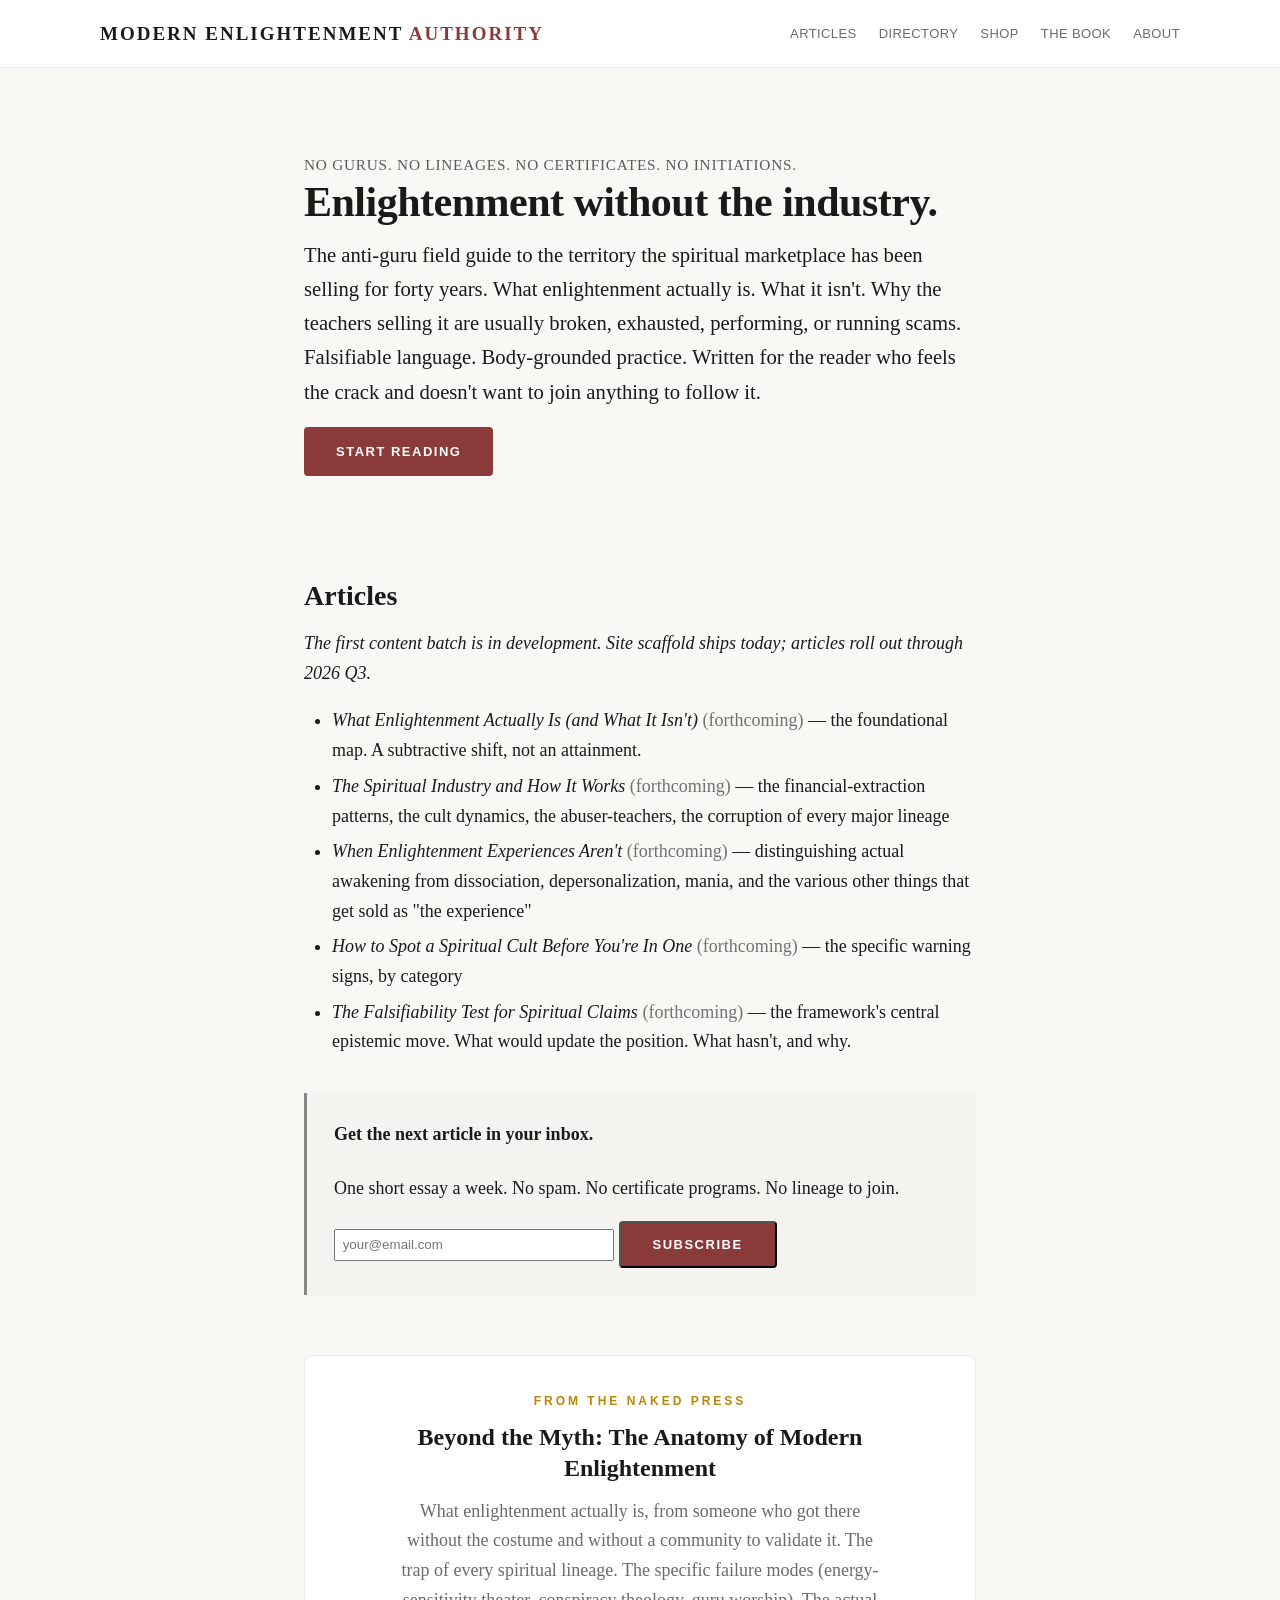
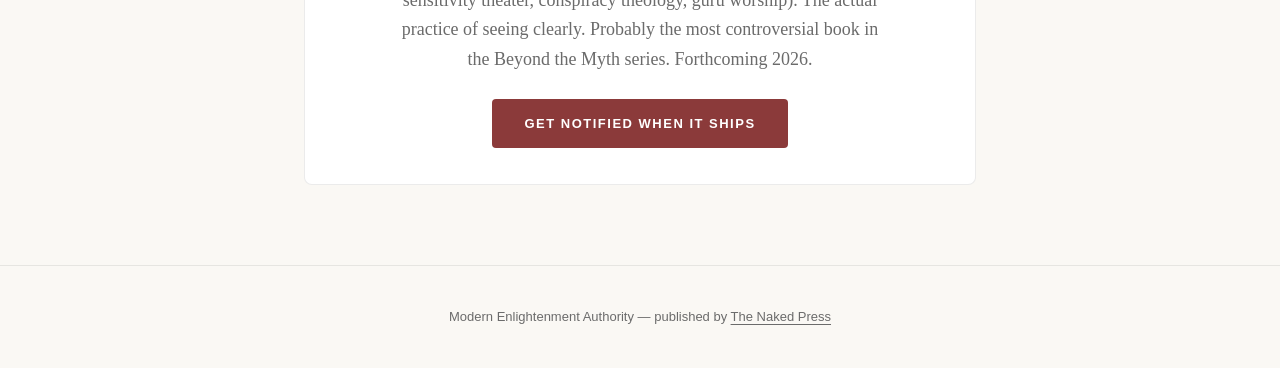
<file: index.html>
<!DOCTYPE html>
<html lang="en">
<head>
<meta charset="UTF-8">
<meta name="viewport" content="width=device-width, initial-scale=1.0">
<title>Modern Enlightenment Authority — Enlightenment Without the Industry</title>
<meta name="description" content="The anti-guru field guide to enlightenment, awakening, and consciousness work. Falsifiable. Body-grounded. Names the teachers most sites won't name. For people who feel the crack and don't want to join anything to follow it.">
<meta name="author" content="Lawrence Lanoff">
<meta property="og:title" content="Modern Enlightenment Authority">
<meta property="og:description" content="Enlightenment without the industry. Anti-guru. Body-grounded. Falsifiable. Names the failure modes the spiritual marketplace won't.">
<meta property="og:type" content="website">
<link rel="stylesheet" href="styles.css">
<link rel="icon" href="data:image/svg+xml,<svg xmlns='http://www.w3.org/2000/svg' viewBox='0 0 100 100'><text y='.9em' font-size='90'>○</text></svg>">
<script type="application/ld+json">
{
  "@context": "https://schema.org",
  "@type": "Organization",
  "name": "Modern Enlightenment Authority",
  "url": "https://modern-enlightenment-authority.com/",
  "description": "Enlightenment without the costume. Anti-cult, body-grounded.",
  "founder": {
    "@type": "Person",
    "name": "Lawrence Lanoff",
    "url": "https://lawrencelanoff.com",
    "sameAs": [
      "https://lawrenceenergy.substack.com",
      "https://lawrencetheenergymaster.com"
    ],
    "jobTitle": "Teacher, Author, Founder of The Naked Press",
    "description": "Thirty-year teacher in modern Tantra, consciousness, and embodied practice. Author of the Beyond the Myth book series."
  },
  "publisher": {
    "@type": "Organization",
    "name": "The Naked Press",
    "legalName": "LK Publishing, LLC (DBA The Naked Press)",
    "url": "https://thenaked.press"
  }
}
</script>
<script type="application/ld+json">
{
  "@context": "https://schema.org",
  "@type": "WebSite",
  "name": "Modern Enlightenment Authority",
  "url": "https://modern-enlightenment-authority.com/",
  "description": "Enlightenment without the costume. Anti-cult, body-grounded.",
  "publisher": {
    "@type": "Organization",
    "name": "Modern Enlightenment Authority"
  },
  "inLanguage": "en-US"
}
</script>
</head>
<body>

<header class="site-header">
  <div class="site-header-inner">
    <a href="index.html" class="site-logo">MODERN ENLIGHTENMENT <span>AUTHORITY</span></a>
    <nav class="site-nav">
      <a href="index.html">Articles</a>
      <a href="directory.html">Directory</a>
      <a href="shop.html">Shop</a>
      <a href="book.html">The Book</a>
      <a href="about.html">About</a>
    </nav>
  </div>
</header>

<main>

  <section style="padding: 2em 0;">
    <div style="opacity: 0.7; letter-spacing: 0.05em; text-transform: uppercase; font-size: 0.85em;">No gurus. No lineages. No certificates. No initiations.</div>
    <h1>Enlightenment without the industry.</h1>
    <p style="font-size: 1.15em; max-width: 38em;">The anti-guru field guide to the territory the spiritual marketplace has been selling for forty years. What enlightenment actually is. What it isn't. Why the teachers selling it are usually broken, exhausted, performing, or running scams. Falsifiable language. Body-grounded practice. Written for the reader who feels the crack and doesn't want to join anything to follow it.</p>
    <p><a href="#articles" class="cta-button">Start reading</a></p>
  </section>

  <section id="articles" style="margin: 2em 0;">
    <h2>Articles</h2>
    <p><em>The first content batch is in development. Site scaffold ships today; articles roll out through 2026 Q3.</em></p>

    <ul>
      <li><em>What Enlightenment Actually Is (and What It Isn't)</em> <span style="opacity:0.6;">(forthcoming)</span> — the foundational map. A subtractive shift, not an attainment.</li>
      <li><em>The Spiritual Industry and How It Works</em> <span style="opacity:0.6;">(forthcoming)</span> — the financial-extraction patterns, the cult dynamics, the abuser-teachers, the corruption of every major lineage</li>
      <li><em>When Enlightenment Experiences Aren't</em> <span style="opacity:0.6;">(forthcoming)</span> — distinguishing actual awakening from dissociation, depersonalization, mania, and the various other things that get sold as "the experience"</li>
      <li><em>How to Spot a Spiritual Cult Before You're In One</em> <span style="opacity:0.6;">(forthcoming)</span> — the specific warning signs, by category</li>
      <li><em>The Falsifiability Test for Spiritual Claims</em> <span style="opacity:0.6;">(forthcoming)</span> — the framework's central epistemic move. What would update the position. What hasn't, and why.</li>
    </ul>
  </section>

  <section style="margin: 2em 0; padding: 1.5em; border-left: 3px solid #888; background: rgba(0,0,0,0.02);">
    <h4 style="margin-top: 0;">Get the next article in your inbox.</h4>
    <p>One short essay a week. No spam. No certificate programs. No lineage to join.</p>
    <form><input type="email" placeholder="your@email.com" required style="padding: 0.5em; width: 60%; max-width: 280px;"> <button type="submit" class="cta-button">Subscribe</button></form>
  </section>

  <div class="cta-card">
    <div class="eyebrow">From The Naked Press</div>
    <h3>Beyond the Myth: The Anatomy of Modern Enlightenment</h3>
    <p>What enlightenment actually is, from someone who got there without the costume and without a community to validate it. The trap of every spiritual lineage. The specific failure modes (energy-sensitivity theater, conspiracy theology, guru worship). The actual practice of seeing clearly. Probably the most controversial book in the Beyond the Myth series. Forthcoming 2026.</p>
    <a href="book.html" class="cta-button">Get notified when it ships</a>
  </div>

</main>

<footer class="site-footer">
  <div>Modern Enlightenment Authority — published by <a href="https://thenaked.press">The Naked Press</a></div>
</footer>

</body>
</html>
</file>
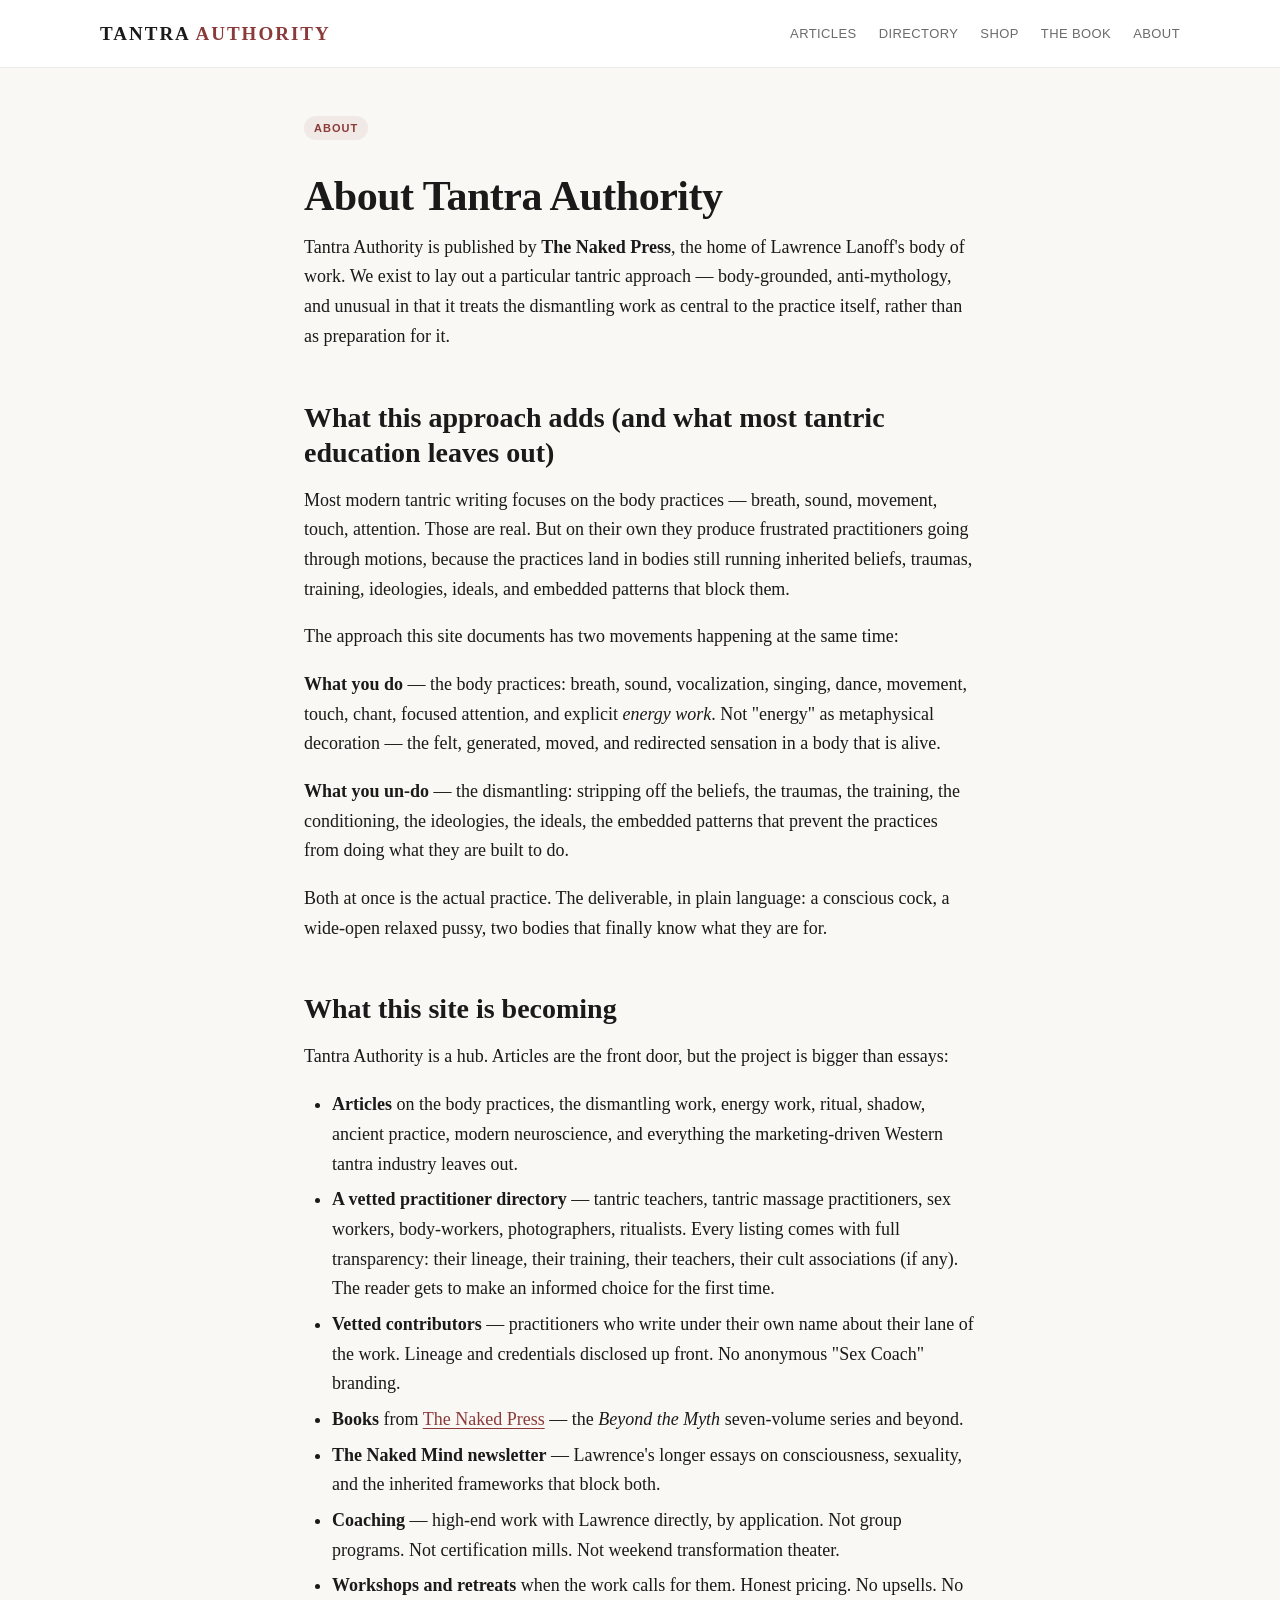
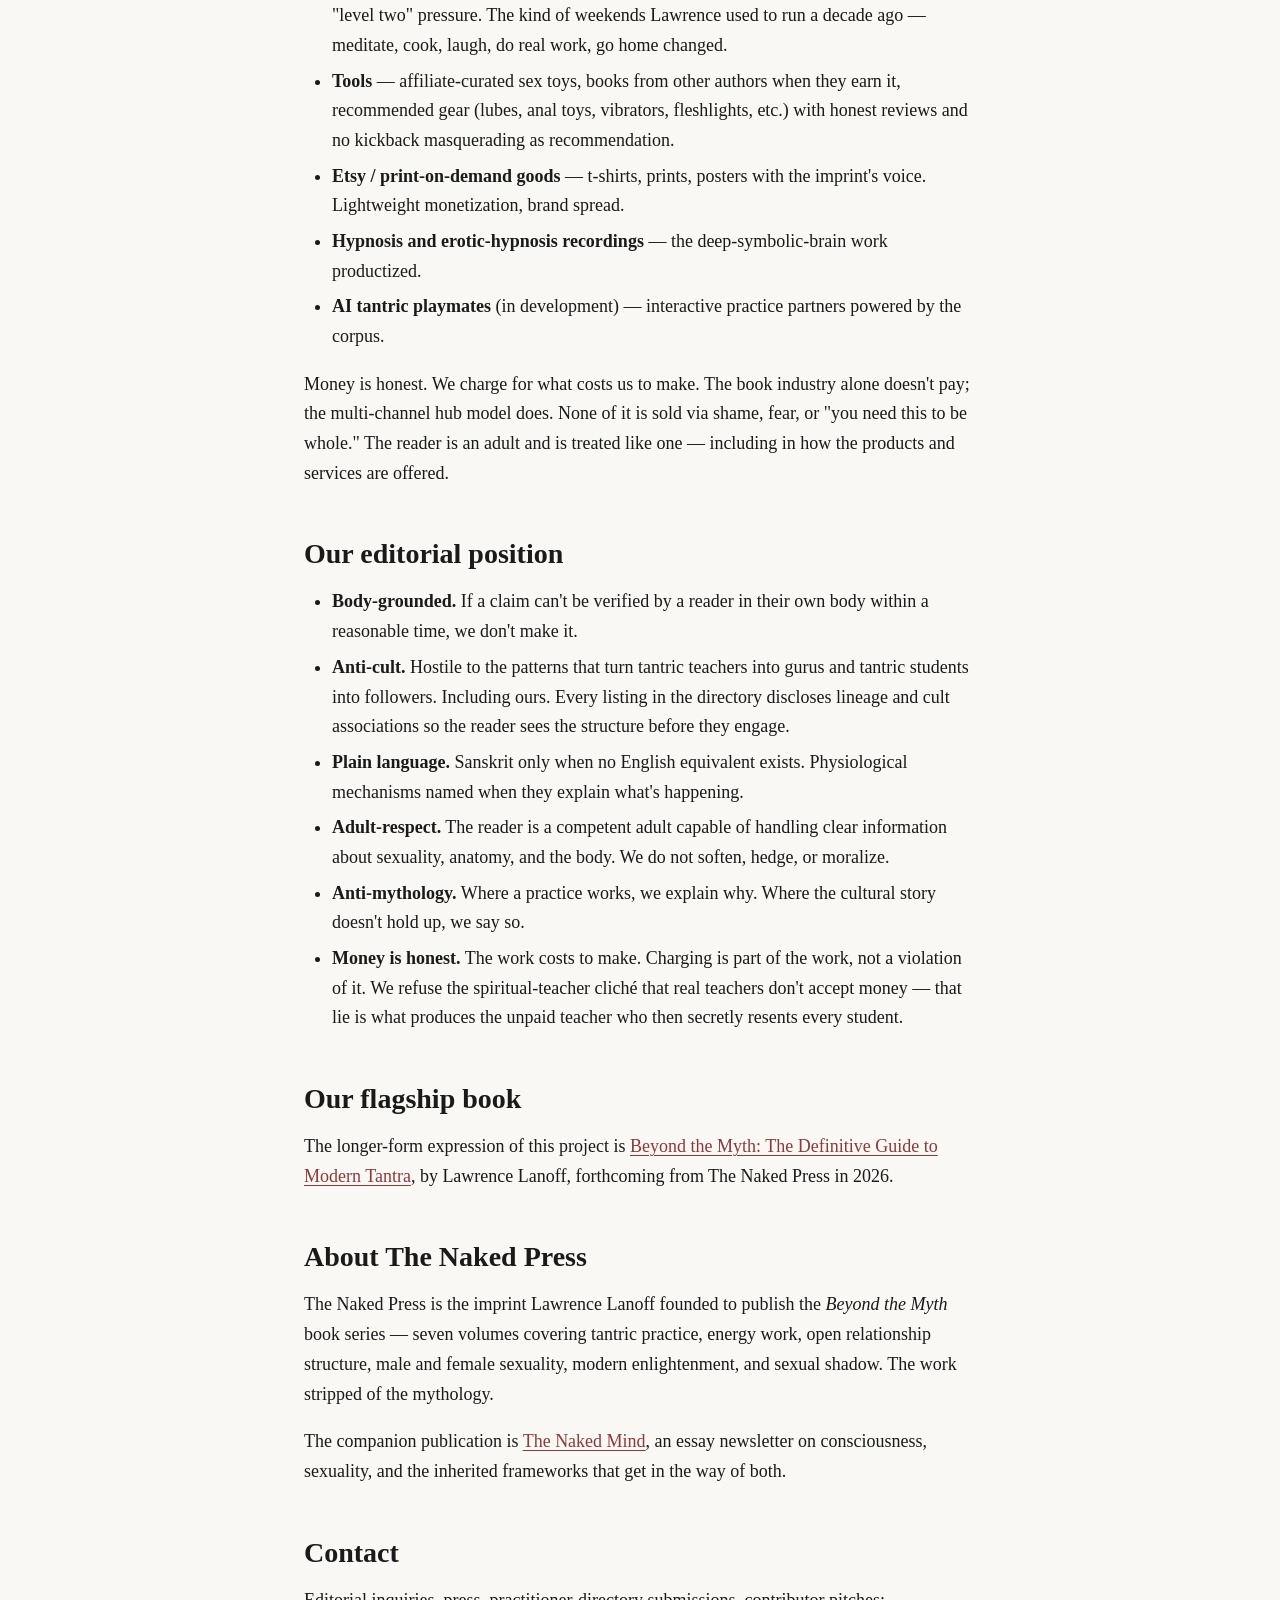
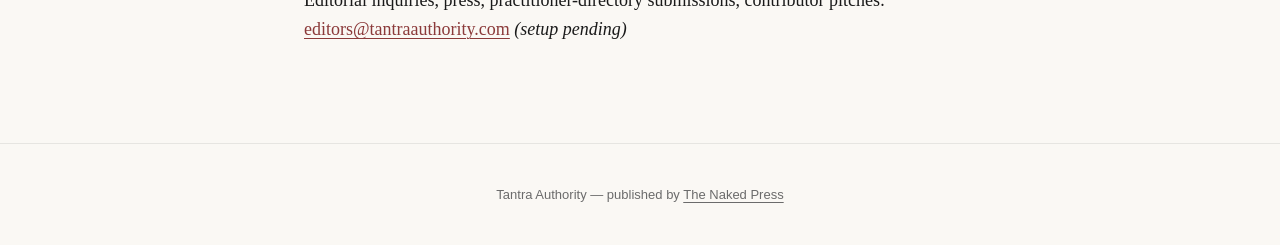
<file: about.html>
<!DOCTYPE html>
<html lang="en">
<head>
<meta charset="UTF-8">
<meta name="viewport" content="width=device-width, initial-scale=1.0">
<title>About — Tantra Authority</title>
<meta name="description" content="Tantra Authority is published by The Naked Press. Our work is to lay out Lawrence Lanoff's tantric approach in plain language — the body practices AND the dismantling work — for adult readers.">
<meta name="author" content="Lawrence Lanoff">
<link rel="stylesheet" href="styles.css">
<link rel="icon" href="data:image/svg+xml,<svg xmlns='http://www.w3.org/2000/svg' viewBox='0 0 100 100'><text y='.9em' font-size='90'>○</text></svg>">
<script type="application/ld+json">
{
  "@context": "https://schema.org",
  "@type": "Person",
  "name": "Lawrence Lanoff",
  "url": "https://lawrencelanoff.com",
  "sameAs": [
    "https://lawrenceenergy.substack.com",
    "https://lawrencetheenergymaster.com"
  ],
  "jobTitle": "Teacher, Author, Founder of The Naked Press",
  "description": "Thirty-year teacher in modern Tantra, consciousness, and embodied practice. Author of the Beyond the Myth book series."
}
</script>
</head>
<body>

<header class="site-header">
  <div class="site-header-inner">
    <a href="index.html" class="site-logo">TANTRA <span>AUTHORITY</span></a>
    <nav class="site-nav">
      <a href="index.html">Articles</a>
      <a href="directory.html">Directory</a>
      <a href="shop.html">Shop</a>
      <a href="book.html">The Book</a>
      <a href="about.html">About</a>
    </nav>
  </div>
</header>

<main>

  <div class="article-meta">
    <span class="pill">About</span>
  </div>

  <h1>About Tantra Authority</h1>

  <p>Tantra Authority is published by <strong>The Naked Press</strong>, the home of Lawrence Lanoff's body of work. We exist to lay out a particular tantric approach — body-grounded, anti-mythology, and unusual in that it treats the dismantling work as central to the practice itself, rather than as preparation for it.</p>

  <h2>What this approach adds (and what most tantric education leaves out)</h2>

  <p>Most modern tantric writing focuses on the body practices — breath, sound, movement, touch, attention. Those are real. But on their own they produce frustrated practitioners going through motions, because the practices land in bodies still running inherited beliefs, traumas, training, ideologies, ideals, and embedded patterns that block them.</p>

  <p>The approach this site documents has two movements happening at the same time:</p>

  <p><strong>What you do</strong> — the body practices: breath, sound, vocalization, singing, dance, movement, touch, chant, focused attention, and explicit <em>energy work</em>. Not "energy" as metaphysical decoration — the felt, generated, moved, and redirected sensation in a body that is alive.</p>

  <p><strong>What you un-do</strong> — the dismantling: stripping off the beliefs, the traumas, the training, the conditioning, the ideologies, the ideals, the embedded patterns that prevent the practices from doing what they are built to do.</p>

  <p>Both at once is the actual practice. The deliverable, in plain language: a conscious cock, a wide-open relaxed pussy, two bodies that finally know what they are for.</p>

  <h2>What this site is becoming</h2>

  <p>Tantra Authority is a hub. Articles are the front door, but the project is bigger than essays:</p>

  <ul>
    <li><strong>Articles</strong> on the body practices, the dismantling work, energy work, ritual, shadow, ancient practice, modern neuroscience, and everything the marketing-driven Western tantra industry leaves out.</li>
    <li><strong>A vetted practitioner directory</strong> — tantric teachers, tantric massage practitioners, sex workers, body-workers, photographers, ritualists. Every listing comes with full transparency: their lineage, their training, their teachers, their cult associations (if any). The reader gets to make an informed choice for the first time.</li>
    <li><strong>Vetted contributors</strong> — practitioners who write under their own name about their lane of the work. Lineage and credentials disclosed up front. No anonymous "Sex Coach" branding.</li>
    <li><strong>Books</strong> from <a href="https://thenaked.press">The Naked Press</a> — the <em>Beyond the Myth</em> seven-volume series and beyond.</li>
    <li><strong>The Naked Mind newsletter</strong> — Lawrence's longer essays on consciousness, sexuality, and the inherited frameworks that block both.</li>
    <li><strong>Coaching</strong> — high-end work with Lawrence directly, by application. Not group programs. Not certification mills. Not weekend transformation theater.</li>
    <li><strong>Workshops and retreats</strong> when the work calls for them. Honest pricing. No upsells. No "level two" pressure. The kind of weekends Lawrence used to run a decade ago — meditate, cook, laugh, do real work, go home changed.</li>
    <li><strong>Tools</strong> — affiliate-curated sex toys, books from other authors when they earn it, recommended gear (lubes, anal toys, vibrators, fleshlights, etc.) with honest reviews and no kickback masquerading as recommendation.</li>
    <li><strong>Etsy / print-on-demand goods</strong> — t-shirts, prints, posters with the imprint's voice. Lightweight monetization, brand spread.</li>
    <li><strong>Hypnosis and erotic-hypnosis recordings</strong> — the deep-symbolic-brain work productized.</li>
    <li><strong>AI tantric playmates</strong> (in development) — interactive practice partners powered by the corpus.</li>
  </ul>

  <p>Money is honest. We charge for what costs us to make. The book industry alone doesn't pay; the multi-channel hub model does. None of it is sold via shame, fear, or "you need this to be whole." The reader is an adult and is treated like one — including in how the products and services are offered.</p>

  <h2>Our editorial position</h2>

  <ul>
    <li><strong>Body-grounded.</strong> If a claim can't be verified by a reader in their own body within a reasonable time, we don't make it.</li>
    <li><strong>Anti-cult.</strong> Hostile to the patterns that turn tantric teachers into gurus and tantric students into followers. Including ours. Every listing in the directory discloses lineage and cult associations so the reader sees the structure before they engage.</li>
    <li><strong>Plain language.</strong> Sanskrit only when no English equivalent exists. Physiological mechanisms named when they explain what's happening.</li>
    <li><strong>Adult-respect.</strong> The reader is a competent adult capable of handling clear information about sexuality, anatomy, and the body. We do not soften, hedge, or moralize.</li>
    <li><strong>Anti-mythology.</strong> Where a practice works, we explain why. Where the cultural story doesn't hold up, we say so.</li>
    <li><strong>Money is honest.</strong> The work costs to make. Charging is part of the work, not a violation of it. We refuse the spiritual-teacher cliché that real teachers don't accept money — that lie is what produces the unpaid teacher who then secretly resents every student.</li>
  </ul>

  <h2>Our flagship book</h2>

  <p>The longer-form expression of this project is <a href="book.html">Beyond the Myth: The Definitive Guide to Modern Tantra</a>, by Lawrence Lanoff, forthcoming from The Naked Press in 2026.</p>

  <h2>About The Naked Press</h2>

  <p>The Naked Press is the imprint Lawrence Lanoff founded to publish the <em>Beyond the Myth</em> book series — seven volumes covering tantric practice, energy work, open relationship structure, male and female sexuality, modern enlightenment, and sexual shadow. The work stripped of the mythology.</p>

  <p>The companion publication is <a href="https://thenakedmind.ai">The Naked Mind</a>, an essay newsletter on consciousness, sexuality, and the inherited frameworks that get in the way of both.</p>

  <h2>Contact</h2>

  <p>Editorial inquiries, press, practitioner-directory submissions, contributor pitches: <a href="mailto:editors@tantraauthority.com">editors@tantraauthority.com</a> <em>(setup pending)</em></p>

</main>

<footer class="site-footer">
  <div>Tantra Authority — published by <a href="https://thenaked.press">The Naked Press</a></div>
  
</footer>

</body>
</html>
</file>
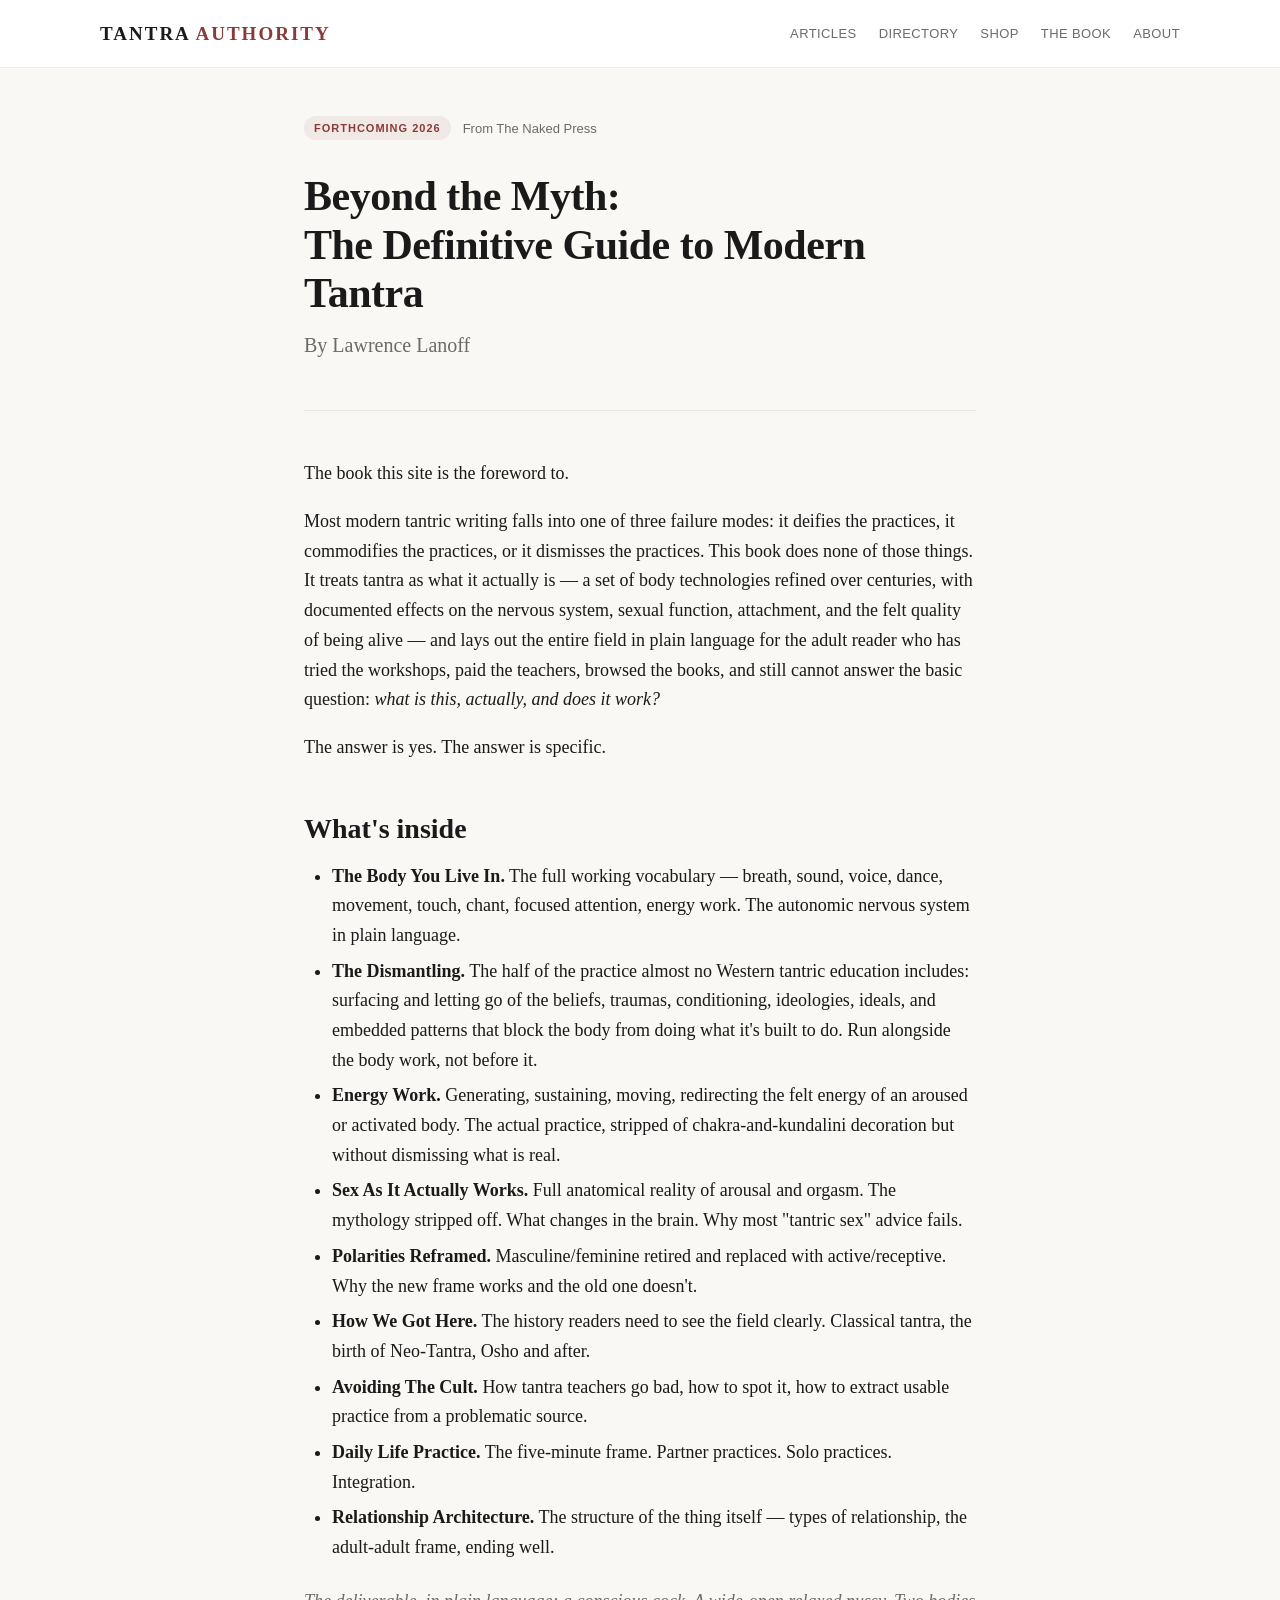
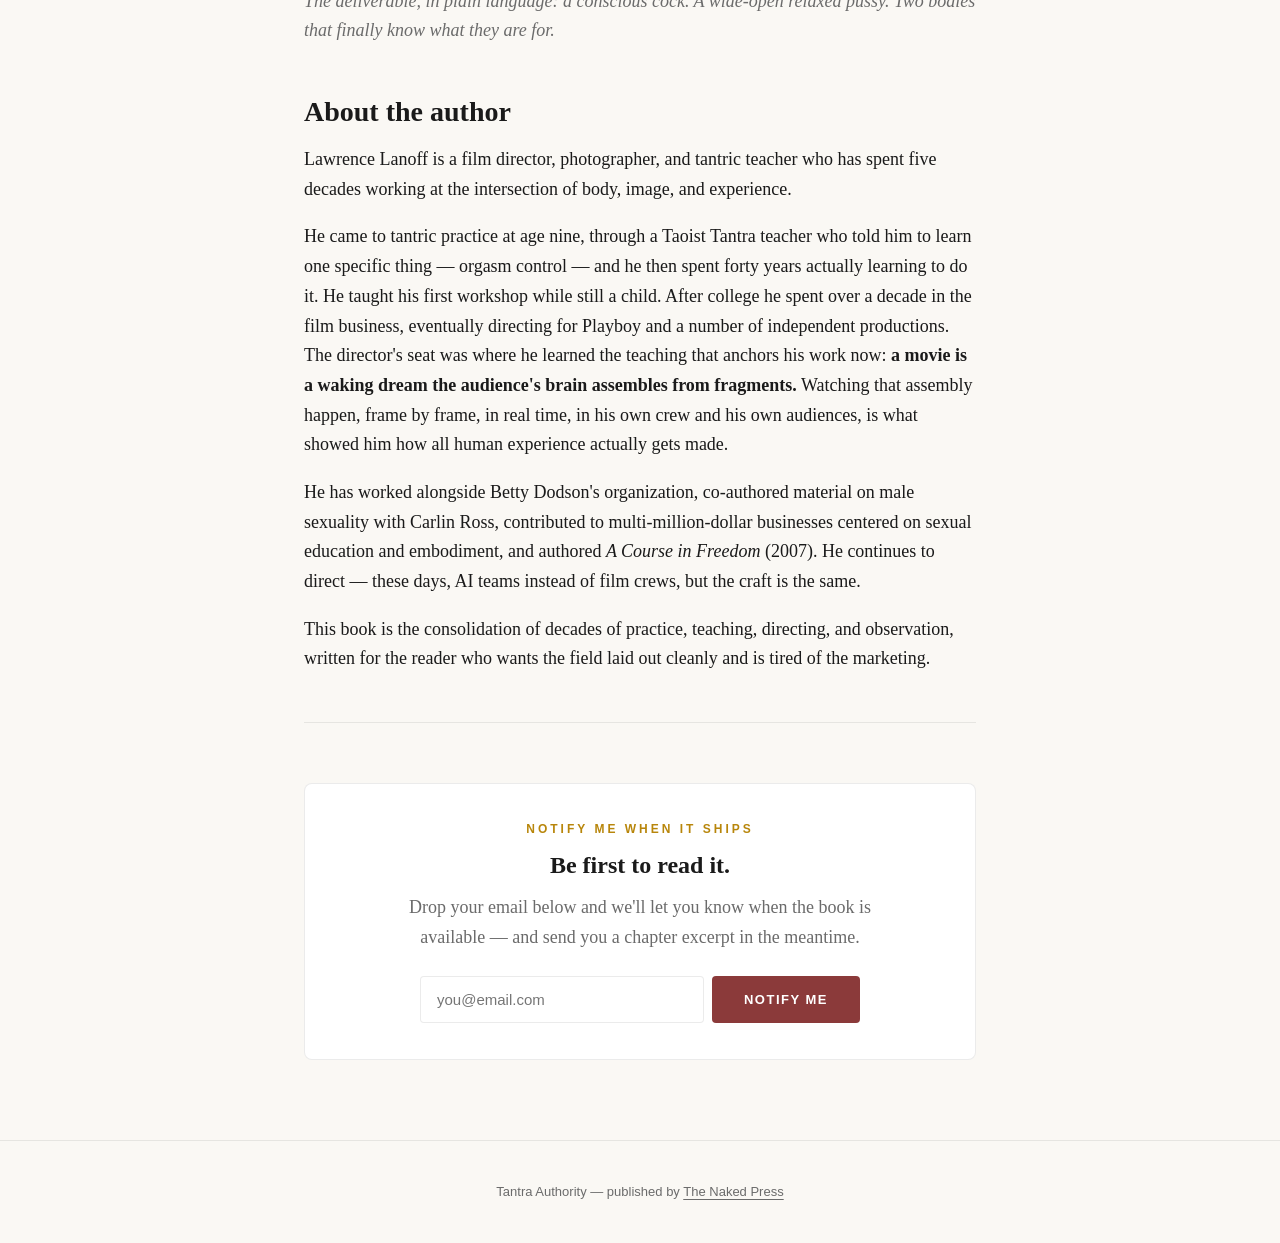
<file: book.html>
<!DOCTYPE html>
<html lang="en">
<head>
<meta charset="UTF-8">
<meta name="viewport" content="width=device-width, initial-scale=1.0">
<title>Beyond the Myth: The Definitive Guide to Modern Tantra — Tantra Authority</title>
<meta name="description" content="The full system, by Lawrence Lanoff. What tantra actually is, stripped of the mythology, with the body practices in plain language. Forthcoming 2026 from The Naked Press.">
<meta name="author" content="Lawrence Lanoff">
<link rel="stylesheet" href="styles.css">
<link rel="icon" href="data:image/svg+xml,<svg xmlns='http://www.w3.org/2000/svg' viewBox='0 0 100 100'><text y='.9em' font-size='90'>○</text></svg>">
<script type="application/ld+json">
{
  "@context": "https://schema.org",
  "@type": "WebSite",
  "name": "Modern Enlightenment Authority",
  "url": "https://modern-enlightenment-authority.com/",
  "description": "Enlightenment without the costume. Anti-cult, body-grounded.",
  "publisher": {
    "@type": "Organization",
    "name": "Modern Enlightenment Authority"
  },
  "inLanguage": "en-US"
}
</script>
</head>
<body>

<header class="site-header">
  <div class="site-header-inner">
    <a href="index.html" class="site-logo">TANTRA <span>AUTHORITY</span></a>
    <nav class="site-nav">
      <a href="index.html">Articles</a>
      <a href="directory.html">Directory</a>
      <a href="shop.html">Shop</a>
      <a href="book.html">The Book</a>
      <a href="about.html">About</a>
    </nav>
  </div>
</header>

<main>

  <div class="article-meta">
    <span class="pill">Forthcoming 2026</span>
    <span>From The Naked Press</span>
  </div>

  <h1>Beyond the Myth:<br>The Definitive Guide to Modern Tantra</h1>

  <p style="font-size:20px;color:var(--text-muted);">By Lawrence Lanoff</p>

  <hr>

  <p>The book this site is the foreword to.</p>

  <p>Most modern tantric writing falls into one of three failure modes: it deifies the practices, it commodifies the practices, or it dismisses the practices. This book does none of those things. It treats tantra as what it actually is — a set of body technologies refined over centuries, with documented effects on the nervous system, sexual function, attachment, and the felt quality of being alive — and lays out the entire field in plain language for the adult reader who has tried the workshops, paid the teachers, browsed the books, and still cannot answer the basic question: <em>what is this, actually, and does it work?</em></p>

  <p>The answer is yes. The answer is specific.</p>

  <h2>What's inside</h2>

  <ul>
    <li><strong>The Body You Live In.</strong> The full working vocabulary — breath, sound, voice, dance, movement, touch, chant, focused attention, energy work. The autonomic nervous system in plain language.</li>
    <li><strong>The Dismantling.</strong> The half of the practice almost no Western tantric education includes: surfacing and letting go of the beliefs, traumas, conditioning, ideologies, ideals, and embedded patterns that block the body from doing what it's built to do. Run alongside the body work, not before it.</li>
    <li><strong>Energy Work.</strong> Generating, sustaining, moving, redirecting the felt energy of an aroused or activated body. The actual practice, stripped of chakra-and-kundalini decoration but without dismissing what is real.</li>
    <li><strong>Sex As It Actually Works.</strong> Full anatomical reality of arousal and orgasm. The mythology stripped off. What changes in the brain. Why most "tantric sex" advice fails.</li>
    <li><strong>Polarities Reframed.</strong> Masculine/feminine retired and replaced with active/receptive. Why the new frame works and the old one doesn't.</li>
    <li><strong>How We Got Here.</strong> The history readers need to see the field clearly. Classical tantra, the birth of Neo-Tantra, Osho and after.</li>
    <li><strong>Avoiding The Cult.</strong> How tantra teachers go bad, how to spot it, how to extract usable practice from a problematic source.</li>
    <li><strong>Daily Life Practice.</strong> The five-minute frame. Partner practices. Solo practices. Integration.</li>
    <li><strong>Relationship Architecture.</strong> The structure of the thing itself — types of relationship, the adult-adult frame, ending well.</li>
  </ul>

  <p style="font-style:italic;color:var(--text-muted);margin-top:24px;">The deliverable, in plain language: a conscious cock. A wide-open relaxed pussy. Two bodies that finally know what they are for.</p>

  <h2>About the author</h2>

  <p>Lawrence Lanoff is a film director, photographer, and tantric teacher who has spent five decades working at the intersection of body, image, and experience.</p>

  <p>He came to tantric practice at age nine, through a Taoist Tantra teacher who told him to learn one specific thing — orgasm control — and he then spent forty years actually learning to do it. He taught his first workshop while still a child. After college he spent over a decade in the film business, eventually directing for Playboy and a number of independent productions. The director's seat was where he learned the teaching that anchors his work now: <strong>a movie is a waking dream the audience's brain assembles from fragments.</strong> Watching that assembly happen, frame by frame, in real time, in his own crew and his own audiences, is what showed him how all human experience actually gets made.</p>

  <p>He has worked alongside Betty Dodson's organization, co-authored material on male sexuality with Carlin Ross, contributed to multi-million-dollar businesses centered on sexual education and embodiment, and authored <em>A Course in Freedom</em> (2007). He continues to direct — these days, AI teams instead of film crews, but the craft is the same.</p>

  <p>This book is the consolidation of decades of practice, teaching, directing, and observation, written for the reader who wants the field laid out cleanly and is tired of the marketing.</p>

  <hr>

  <div class="cta-card">
    <div class="eyebrow">Notify me when it ships</div>
    <h3>Be first to read it.</h3>
    <p>Drop your email below and we'll let you know when the book is available — and send you a chapter excerpt in the meantime.</p>
    <form action="#" method="post" onsubmit="alert('Newsletter signup wiring pending — point this form at ConvertKit, Substack, or Buttondown.'); return false;" style="max-width:440px;margin:0 auto;display:flex;gap:8px;">
      <input type="email" name="email" placeholder="you@email.com" required style="flex:1;padding:14px 16px;border:1px solid var(--border);border-radius:4px;font-family:'Inter',sans-serif;font-size:15px;">
      <button type="submit" class="cta-button" style="border:none;cursor:pointer;">Notify me</button>
    </form>
  </div>

</main>

<footer class="site-footer">
  <div>Tantra Authority — published by <a href="https://thenaked.press">The Naked Press</a></div>
  
</footer>

</body>
</html>
</file>
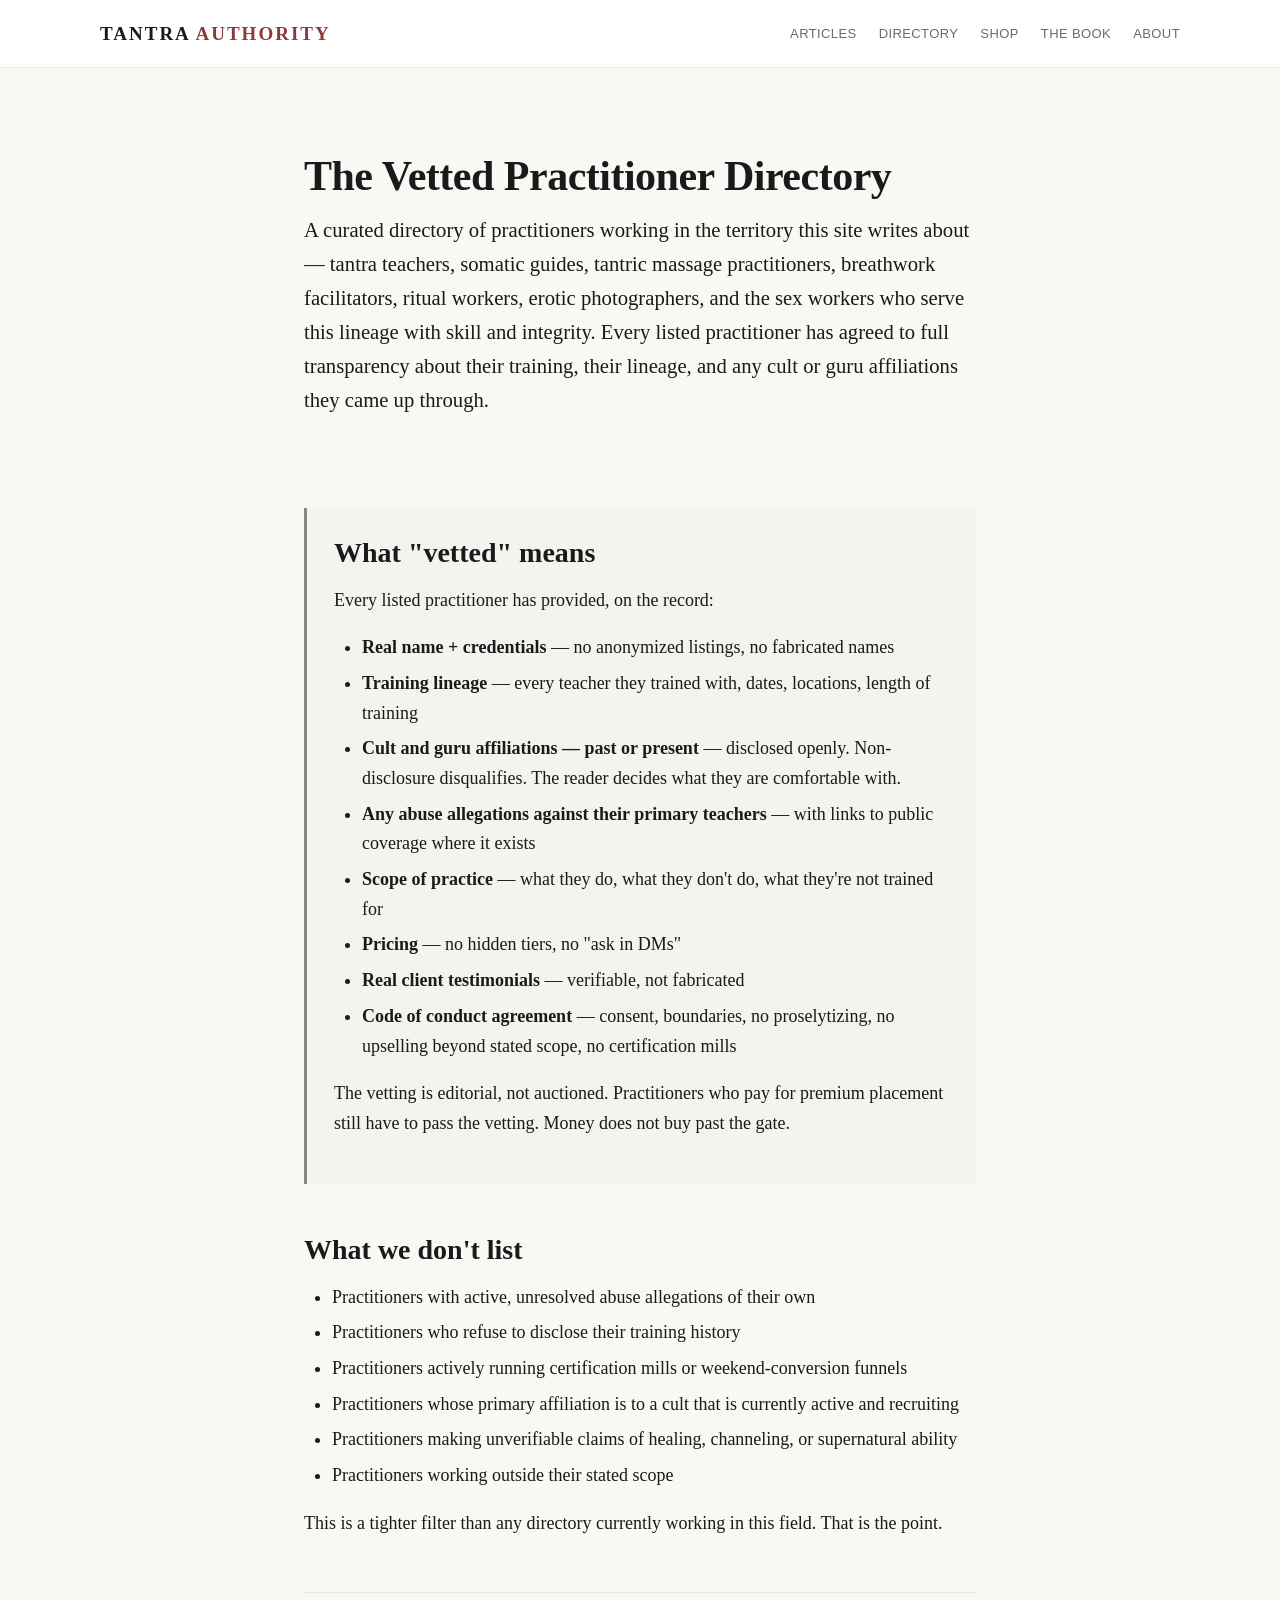
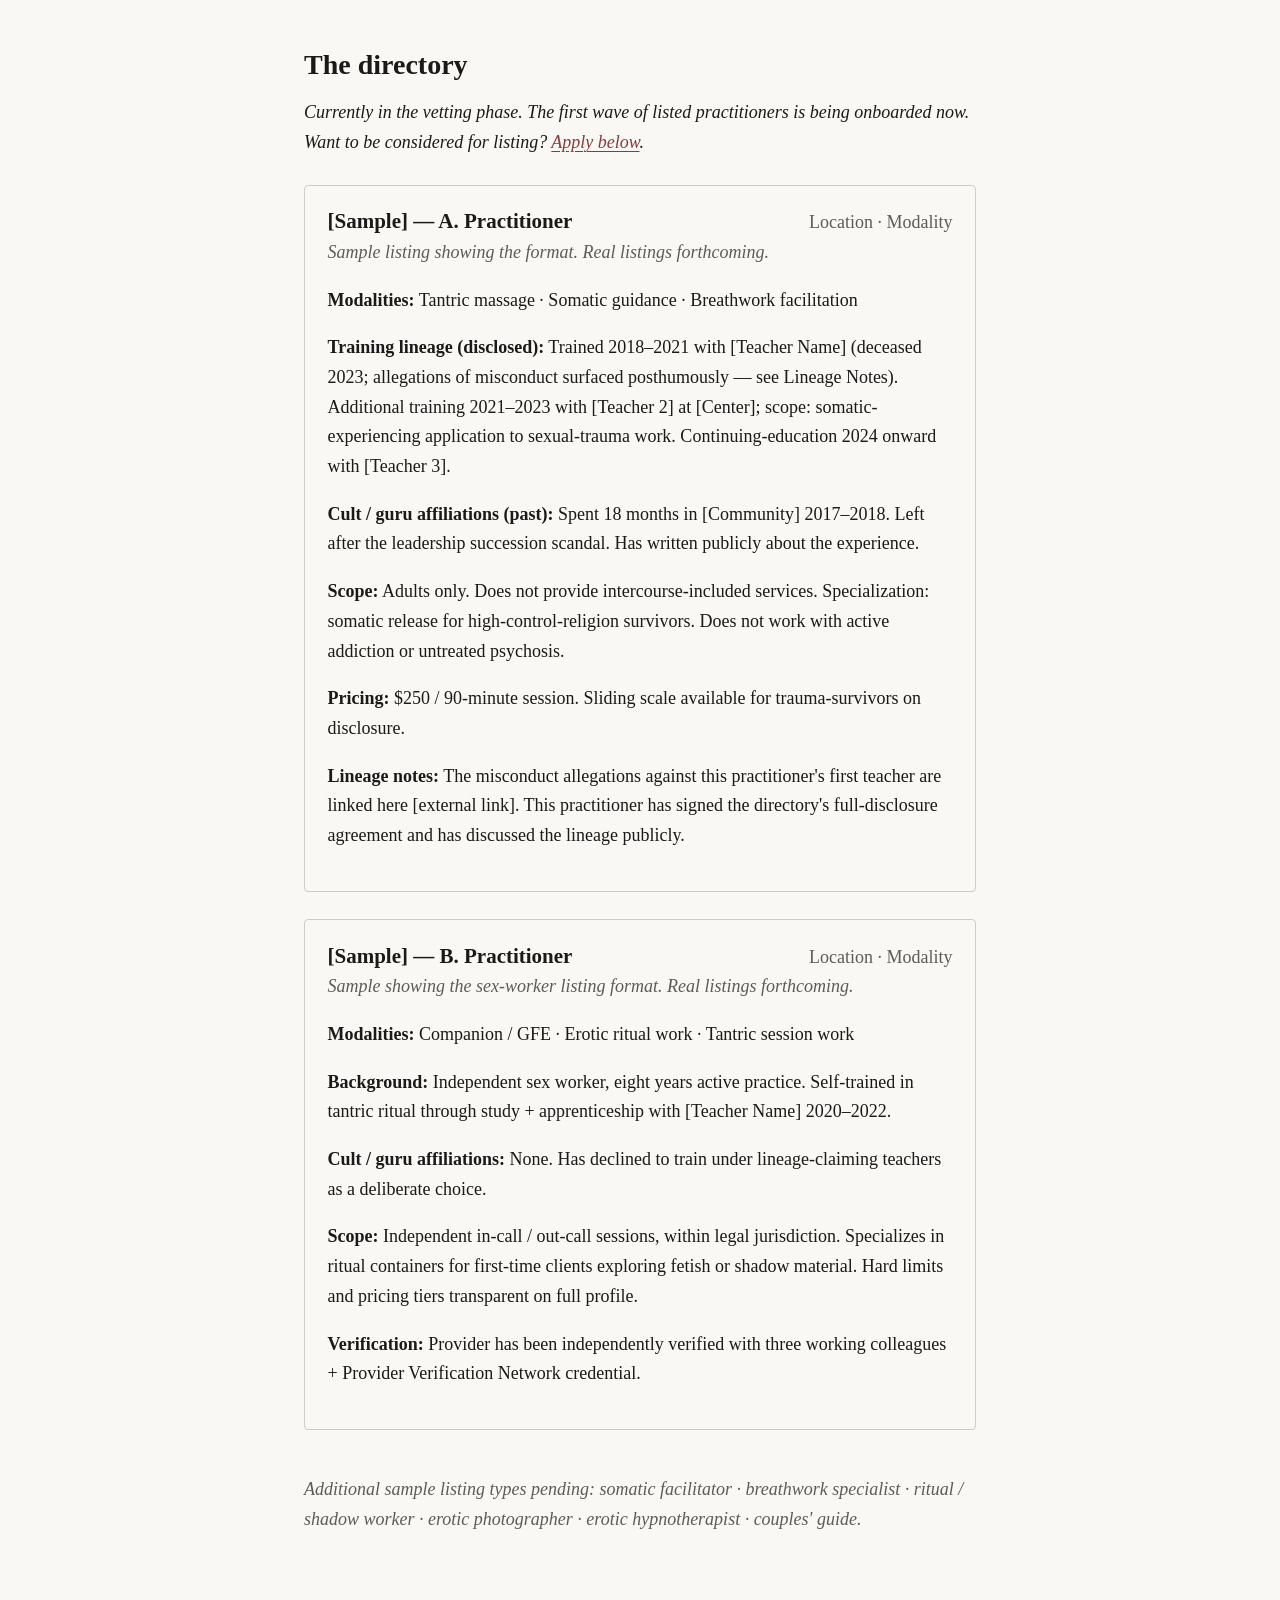
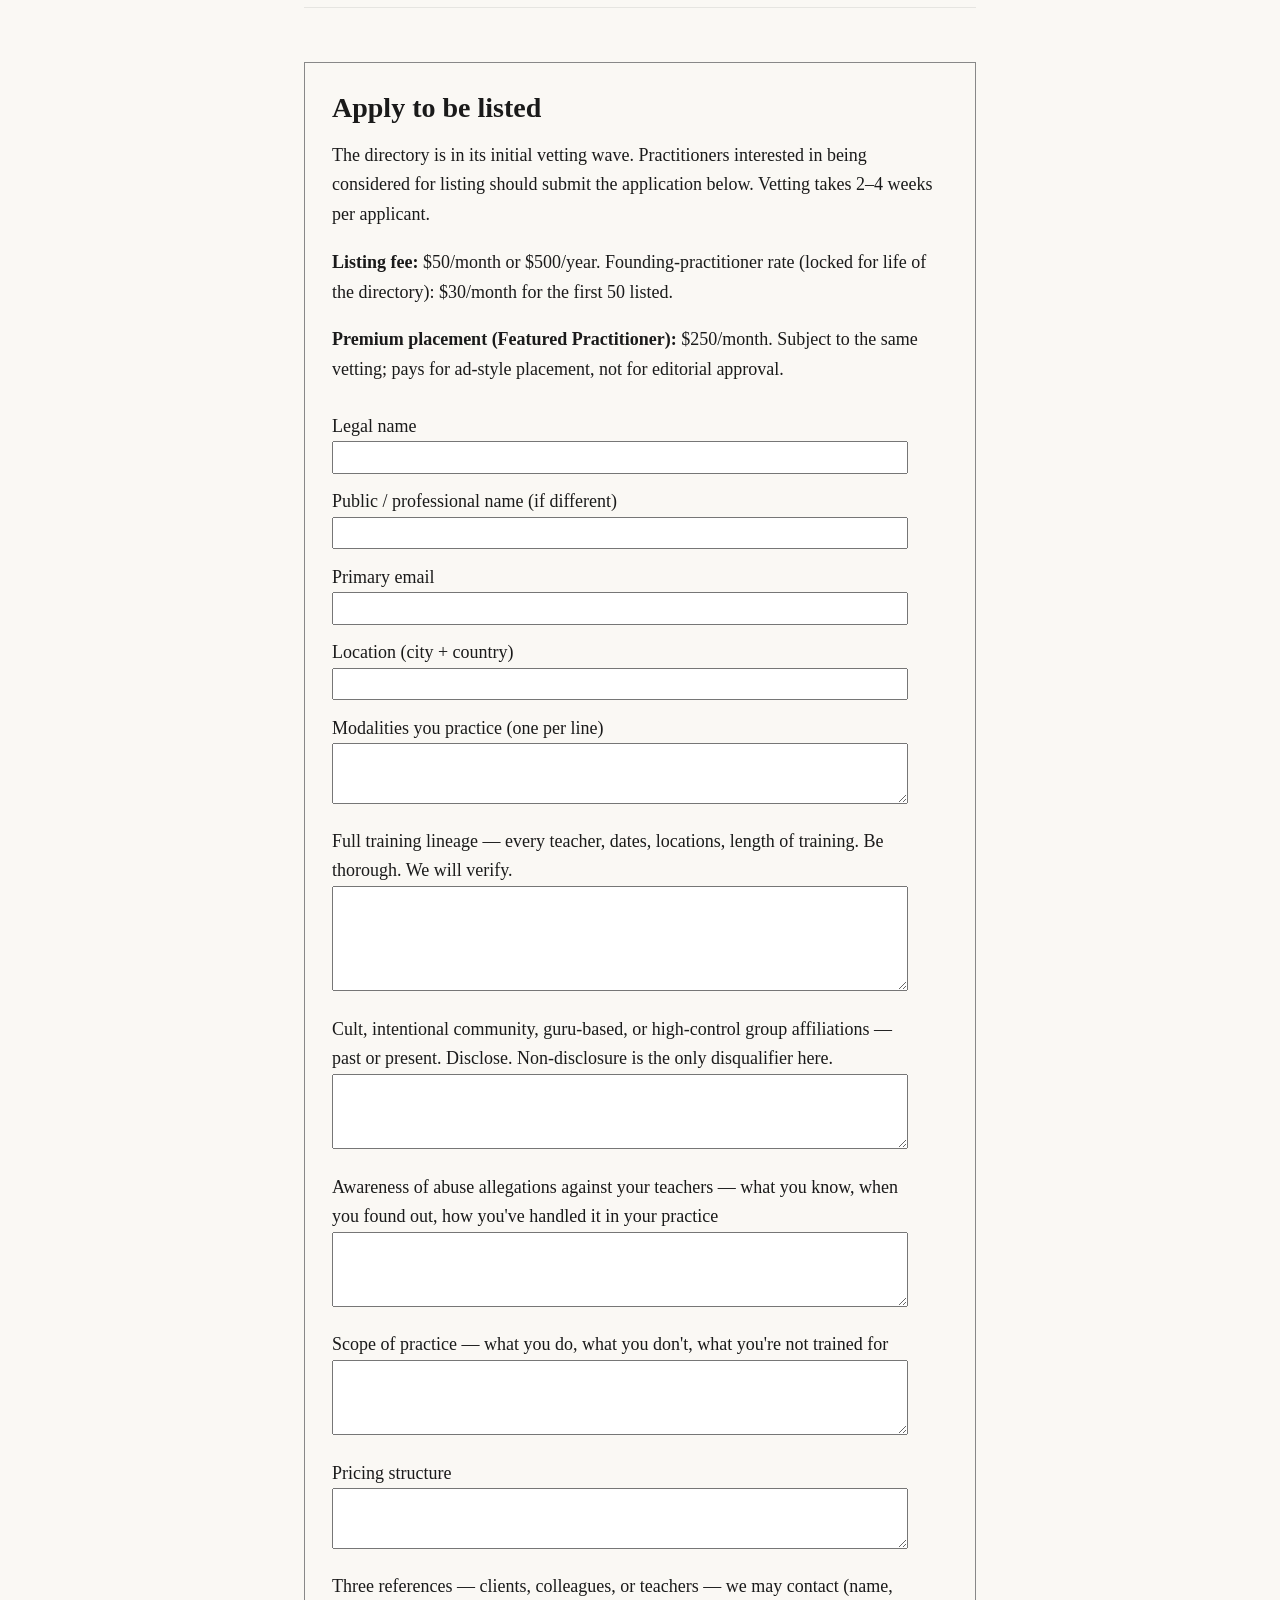
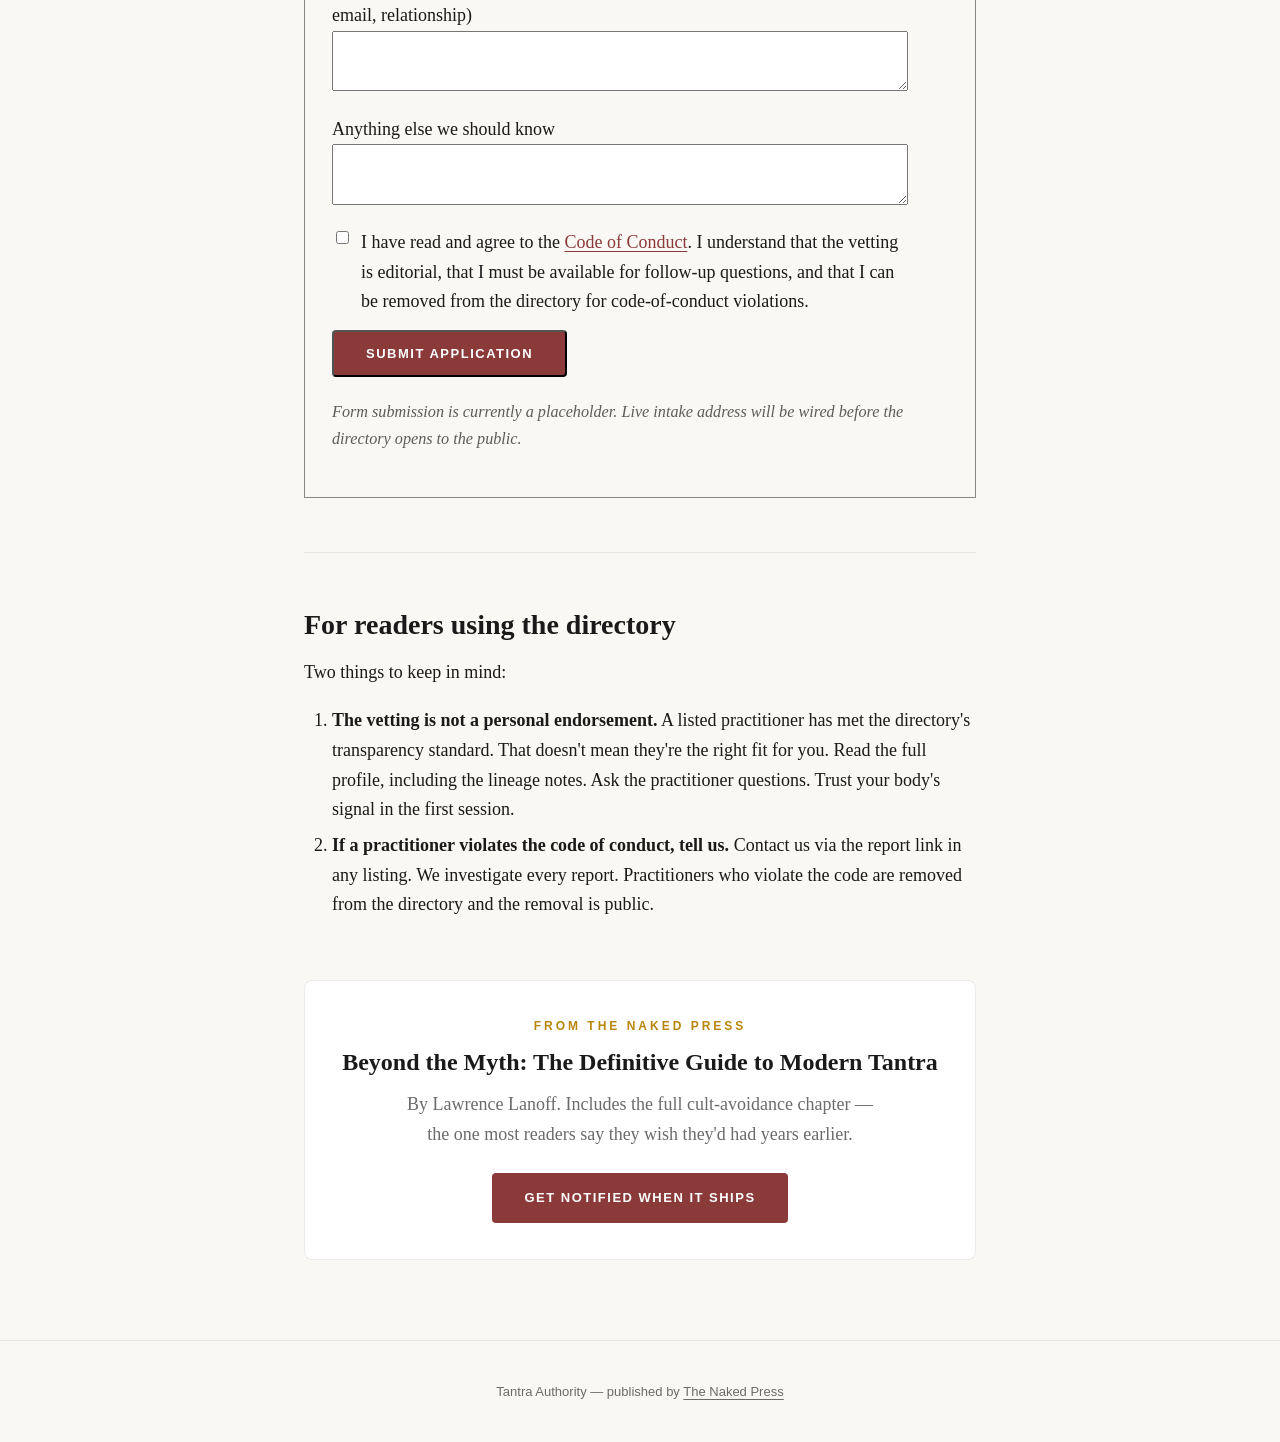
<file: directory.html>
<!DOCTYPE html>
<html lang="en">
<head>
<meta charset="UTF-8">
<meta name="viewport" content="width=device-width, initial-scale=1.0">
<title>The Vetted Practitioner Directory — Tantra Authority</title>
<meta name="description" content="A curated directory of tantra teachers, somatic guides, tantric massage practitioners, ritualists, photographers, and sex workers serving this lineage with skill and integrity. Every listed practitioner has agreed to full transparency about their training, lineage, and any cult or guru affiliations.">
<meta name="author" content="Lawrence Lanoff">
<link rel="stylesheet" href="styles.css">
<link rel="icon" href="data:image/svg+xml,<svg xmlns='http://www.w3.org/2000/svg' viewBox='0 0 100 100'><text y='.9em' font-size='90'>○</text></svg>">
<script type="application/ld+json">
{
  "@context": "https://schema.org",
  "@type": "WebSite",
  "name": "Modern Enlightenment Authority",
  "url": "https://modern-enlightenment-authority.com/",
  "description": "Enlightenment without the costume. Anti-cult, body-grounded.",
  "publisher": {
    "@type": "Organization",
    "name": "Modern Enlightenment Authority"
  },
  "inLanguage": "en-US"
}
</script>
</head>
<body>

<header class="site-header">
  <div class="site-header-inner">
    <a href="index.html" class="site-logo">TANTRA <span>AUTHORITY</span></a>
    <nav class="site-nav">
      <a href="index.html">Articles</a>
      <a href="directory.html">Directory</a>
      <a href="shop.html">Shop</a>
      <a href="book.html">The Book</a>
      <a href="about.html">About</a>
    </nav>
  </div>
</header>

<main>

  <section style="padding: 2em 0;">
    <h1>The Vetted Practitioner Directory</h1>
    <p style="font-size: 1.15em; max-width: 38em;">A curated directory of practitioners working in the territory this site writes about — tantra teachers, somatic guides, tantric massage practitioners, breathwork facilitators, ritual workers, erotic photographers, and the sex workers who serve this lineage with skill and integrity. Every listed practitioner has agreed to full transparency about their training, their lineage, and any cult or guru affiliations they came up through.</p>
  </section>

  <section style="margin: 2em 0; padding: 1.5em; border-left: 3px solid #888; background: rgba(0,0,0,0.02);">
    <h2 style="margin-top: 0;">What "vetted" means</h2>
    <p>Every listed practitioner has provided, on the record:</p>
    <ul>
      <li><strong>Real name + credentials</strong> — no anonymized listings, no fabricated names</li>
      <li><strong>Training lineage</strong> — every teacher they trained with, dates, locations, length of training</li>
      <li><strong>Cult and guru affiliations — past or present</strong> — disclosed openly. Non-disclosure disqualifies. The reader decides what they are comfortable with.</li>
      <li><strong>Any abuse allegations against their primary teachers</strong> — with links to public coverage where it exists</li>
      <li><strong>Scope of practice</strong> — what they do, what they don't do, what they're not trained for</li>
      <li><strong>Pricing</strong> — no hidden tiers, no "ask in DMs"</li>
      <li><strong>Real client testimonials</strong> — verifiable, not fabricated</li>
      <li><strong>Code of conduct agreement</strong> — consent, boundaries, no proselytizing, no upselling beyond stated scope, no certification mills</li>
    </ul>
    <p>The vetting is editorial, not auctioned. Practitioners who pay for premium placement still have to pass the vetting. Money does not buy past the gate.</p>
  </section>

  <section style="margin: 2em 0;">
    <h2>What we don't list</h2>
    <ul>
      <li>Practitioners with active, unresolved abuse allegations of their own</li>
      <li>Practitioners who refuse to disclose their training history</li>
      <li>Practitioners actively running certification mills or weekend-conversion funnels</li>
      <li>Practitioners whose primary affiliation is to a cult that is currently active and recruiting</li>
      <li>Practitioners making unverifiable claims of healing, channeling, or supernatural ability</li>
      <li>Practitioners working outside their stated scope</li>
    </ul>
    <p>This is a tighter filter than any directory currently working in this field. That is the point.</p>
  </section>

  <hr style="margin: 3em 0;">

  <section style="margin: 2em 0;">
    <h2>The directory</h2>
    <p><em>Currently in the vetting phase. The first wave of listed practitioners is being onboarded now. Want to be considered for listing? <a href="#apply">Apply below</a>.</em></p>

    <div class="practitioner-card" style="border: 1px solid #ccc; padding: 1.25em; margin: 1.5em 0; border-radius: 4px;">
      <div style="display: flex; justify-content: space-between; align-items: baseline; flex-wrap: wrap;">
        <h3 style="margin: 0;">[Sample] — A. Practitioner</h3>
        <span style="opacity: 0.7;">Location · Modality</span>
      </div>
      <p style="opacity: 0.7; font-style: italic;">Sample listing showing the format. Real listings forthcoming.</p>
      <p><strong>Modalities:</strong> Tantric massage · Somatic guidance · Breathwork facilitation</p>
      <p><strong>Training lineage (disclosed):</strong> Trained 2018–2021 with [Teacher Name] (deceased 2023; allegations of misconduct surfaced posthumously — see Lineage Notes). Additional training 2021–2023 with [Teacher 2] at [Center]; scope: somatic-experiencing application to sexual-trauma work. Continuing-education 2024 onward with [Teacher 3].</p>
      <p><strong>Cult / guru affiliations (past):</strong> Spent 18 months in [Community] 2017–2018. Left after the leadership succession scandal. Has written publicly about the experience.</p>
      <p><strong>Scope:</strong> Adults only. Does not provide intercourse-included services. Specialization: somatic release for high-control-religion survivors. Does not work with active addiction or untreated psychosis.</p>
      <p><strong>Pricing:</strong> $250 / 90-minute session. Sliding scale available for trauma-survivors on disclosure.</p>
      <p><strong>Lineage notes:</strong> The misconduct allegations against this practitioner's first teacher are linked here [external link]. This practitioner has signed the directory's full-disclosure agreement and has discussed the lineage publicly.</p>
    </div>

    <div class="practitioner-card" style="border: 1px solid #ccc; padding: 1.25em; margin: 1.5em 0; border-radius: 4px;">
      <div style="display: flex; justify-content: space-between; align-items: baseline; flex-wrap: wrap;">
        <h3 style="margin: 0;">[Sample] — B. Practitioner</h3>
        <span style="opacity: 0.7;">Location · Modality</span>
      </div>
      <p style="opacity: 0.7; font-style: italic;">Sample showing the sex-worker listing format. Real listings forthcoming.</p>
      <p><strong>Modalities:</strong> Companion / GFE · Erotic ritual work · Tantric session work</p>
      <p><strong>Background:</strong> Independent sex worker, eight years active practice. Self-trained in tantric ritual through study + apprenticeship with [Teacher Name] 2020–2022.</p>
      <p><strong>Cult / guru affiliations:</strong> None. Has declined to train under lineage-claiming teachers as a deliberate choice.</p>
      <p><strong>Scope:</strong> Independent in-call / out-call sessions, within legal jurisdiction. Specializes in ritual containers for first-time clients exploring fetish or shadow material. Hard limits and pricing tiers transparent on full profile.</p>
      <p><strong>Verification:</strong> Provider has been independently verified with three working colleagues + Provider Verification Network credential.</p>
    </div>

    <p style="opacity: 0.7; font-style: italic; padding: 1em 0;">Additional sample listing types pending: somatic facilitator · breathwork specialist · ritual / shadow worker · erotic photographer · erotic hypnotherapist · couples' guide.</p>
  </section>

  <hr style="margin: 3em 0;">

  <section id="apply" style="margin: 2em 0; padding: 1.5em; border: 1px solid #888;">
    <h2 style="margin-top: 0;">Apply to be listed</h2>
    <p>The directory is in its initial vetting wave. Practitioners interested in being considered for listing should submit the application below. Vetting takes 2–4 weeks per applicant.</p>
    <p><strong>Listing fee:</strong> $50/month or $500/year. Founding-practitioner rate (locked for life of the directory): $30/month for the first 50 listed.</p>
    <p><strong>Premium placement (Featured Practitioner):</strong> $250/month. Subject to the same vetting; pays for ad-style placement, not for editorial approval.</p>

    <form style="margin-top: 1.5em; display: flex; flex-direction: column; gap: 0.75em; max-width: 32em;">
      <label>Legal name<br><input type="text" name="legal_name" required style="width: 100%; padding: 0.5em;"></label>
      <label>Public / professional name (if different)<br><input type="text" name="professional_name" style="width: 100%; padding: 0.5em;"></label>
      <label>Primary email<br><input type="email" name="email" required style="width: 100%; padding: 0.5em;"></label>
      <label>Location (city + country)<br><input type="text" name="location" required style="width: 100%; padding: 0.5em;"></label>
      <label>Modalities you practice (one per line)<br><textarea name="modalities" rows="3" style="width: 100%; padding: 0.5em;"></textarea></label>
      <label>Full training lineage — every teacher, dates, locations, length of training. Be thorough. We will verify.<br><textarea name="lineage" rows="6" required style="width: 100%; padding: 0.5em;"></textarea></label>
      <label>Cult, intentional community, guru-based, or high-control group affiliations — past or present. Disclose. Non-disclosure is the only disqualifier here.<br><textarea name="affiliations" rows="4" required style="width: 100%; padding: 0.5em;"></textarea></label>
      <label>Awareness of abuse allegations against your teachers — what you know, when you found out, how you've handled it in your practice<br><textarea name="abuse_awareness" rows="4" style="width: 100%; padding: 0.5em;"></textarea></label>
      <label>Scope of practice — what you do, what you don't, what you're not trained for<br><textarea name="scope" rows="4" required style="width: 100%; padding: 0.5em;"></textarea></label>
      <label>Pricing structure<br><textarea name="pricing" rows="3" required style="width: 100%; padding: 0.5em;"></textarea></label>
      <label>Three references — clients, colleagues, or teachers — we may contact (name, email, relationship)<br><textarea name="references" rows="3" required style="width: 100%; padding: 0.5em;"></textarea></label>
      <label>Anything else we should know<br><textarea name="notes" rows="3" style="width: 100%; padding: 0.5em;"></textarea></label>
      <label style="display: flex; align-items: flex-start; gap: 0.5em;"><input type="checkbox" name="agree" required><span>I have read and agree to the <a href="#">Code of Conduct</a>. I understand that the vetting is editorial, that I must be available for follow-up questions, and that I can be removed from the directory for code-of-conduct violations.</span></label>
      <button type="submit" class="cta-button" style="align-self: flex-start;">Submit application</button>
      <p style="opacity: 0.7; font-size: 0.9em; margin-top: 0.5em;"><em>Form submission is currently a placeholder. Live intake address will be wired before the directory opens to the public.</em></p>
    </form>
  </section>

  <hr style="margin: 3em 0;">

  <section style="margin: 2em 0;">
    <h2>For readers using the directory</h2>
    <p>Two things to keep in mind:</p>
    <ol>
      <li><strong>The vetting is not a personal endorsement.</strong> A listed practitioner has met the directory's transparency standard. That doesn't mean they're the right fit for you. Read the full profile, including the lineage notes. Ask the practitioner questions. Trust your body's signal in the first session.</li>
      <li><strong>If a practitioner violates the code of conduct, tell us.</strong> Contact us via the report link in any listing. We investigate every report. Practitioners who violate the code are removed from the directory and the removal is public.</li>
    </ol>
  </section>

  <div class="cta-card">
    <div class="eyebrow">From The Naked Press</div>
    <h3>Beyond the Myth: The Definitive Guide to Modern Tantra</h3>
    <p>By Lawrence Lanoff. Includes the full cult-avoidance chapter — the one most readers say they wish they'd had years earlier.</p>
    <a href="book.html" class="cta-button">Get notified when it ships</a>
  </div>

</main>

<footer class="site-footer">
  <div>Tantra Authority — published by <a href="https://thenaked.press">The Naked Press</a></div>
</footer>

</body>
</html>
</file>
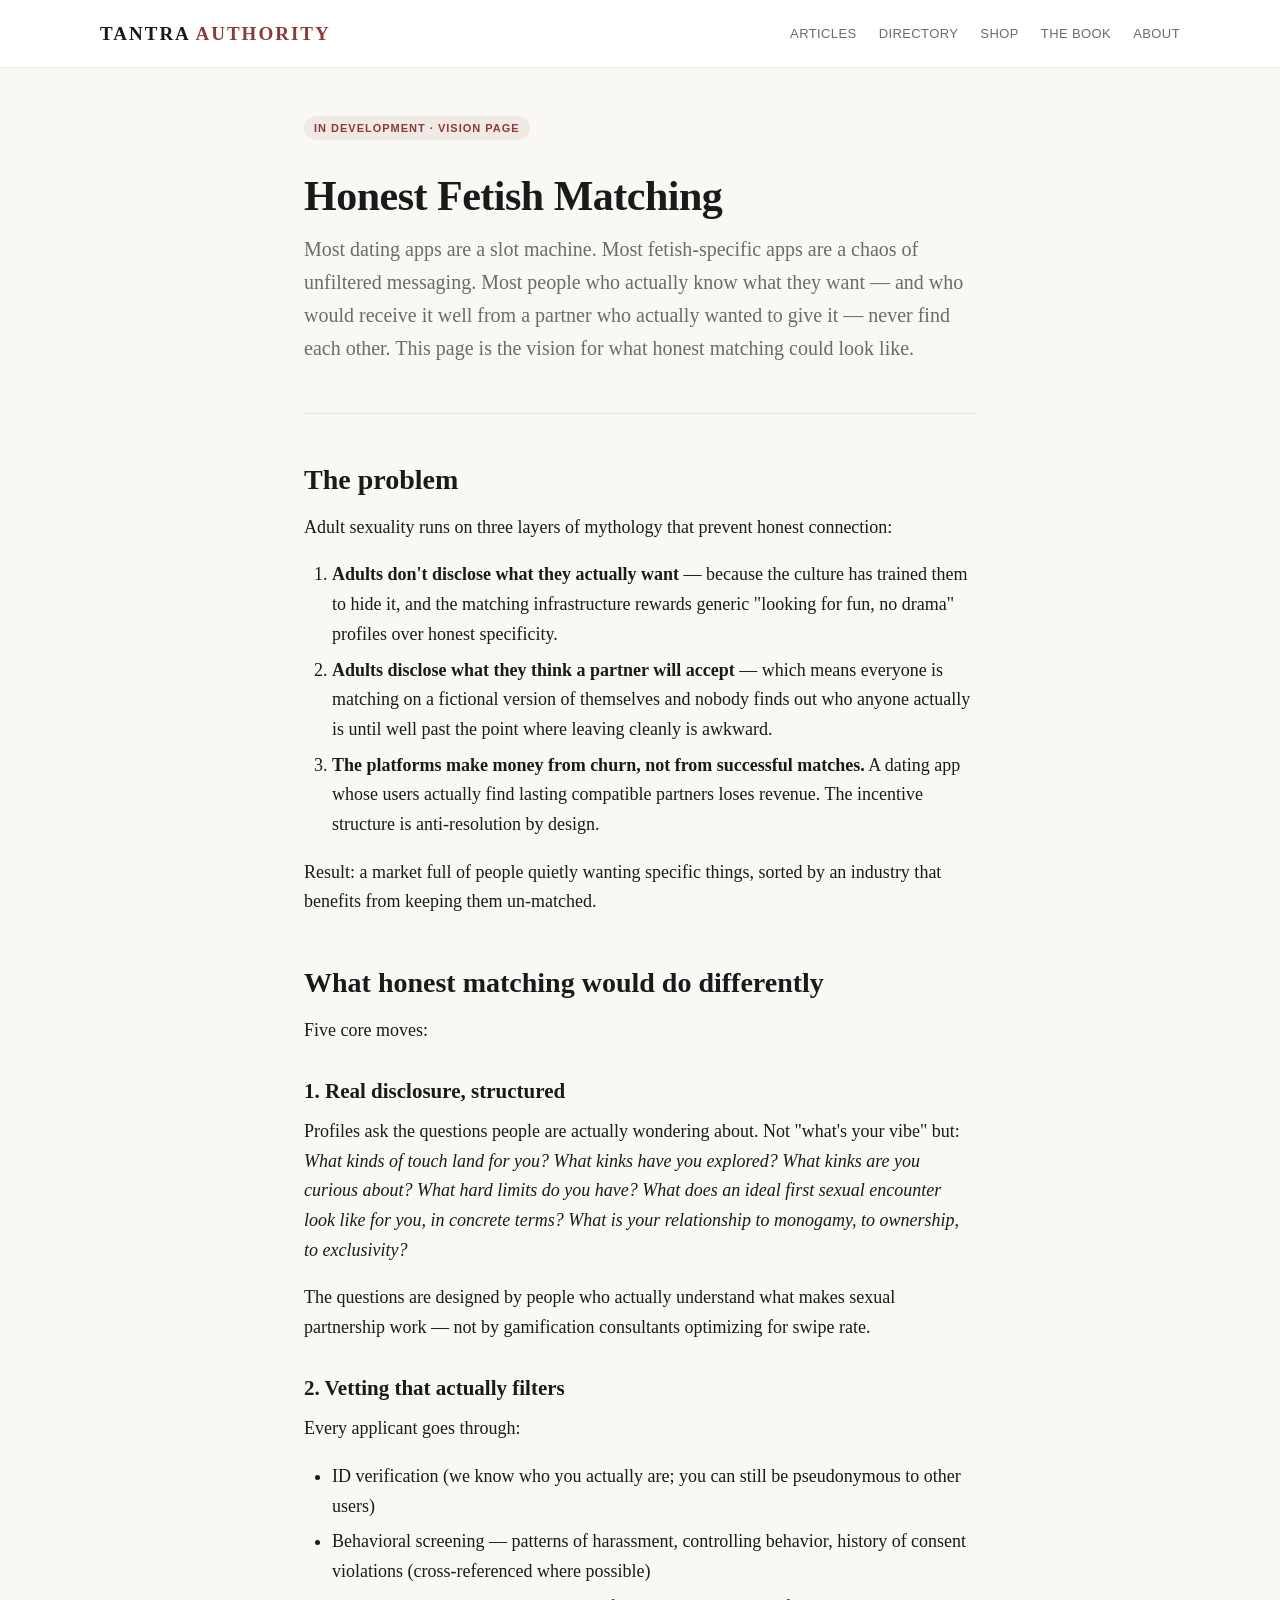
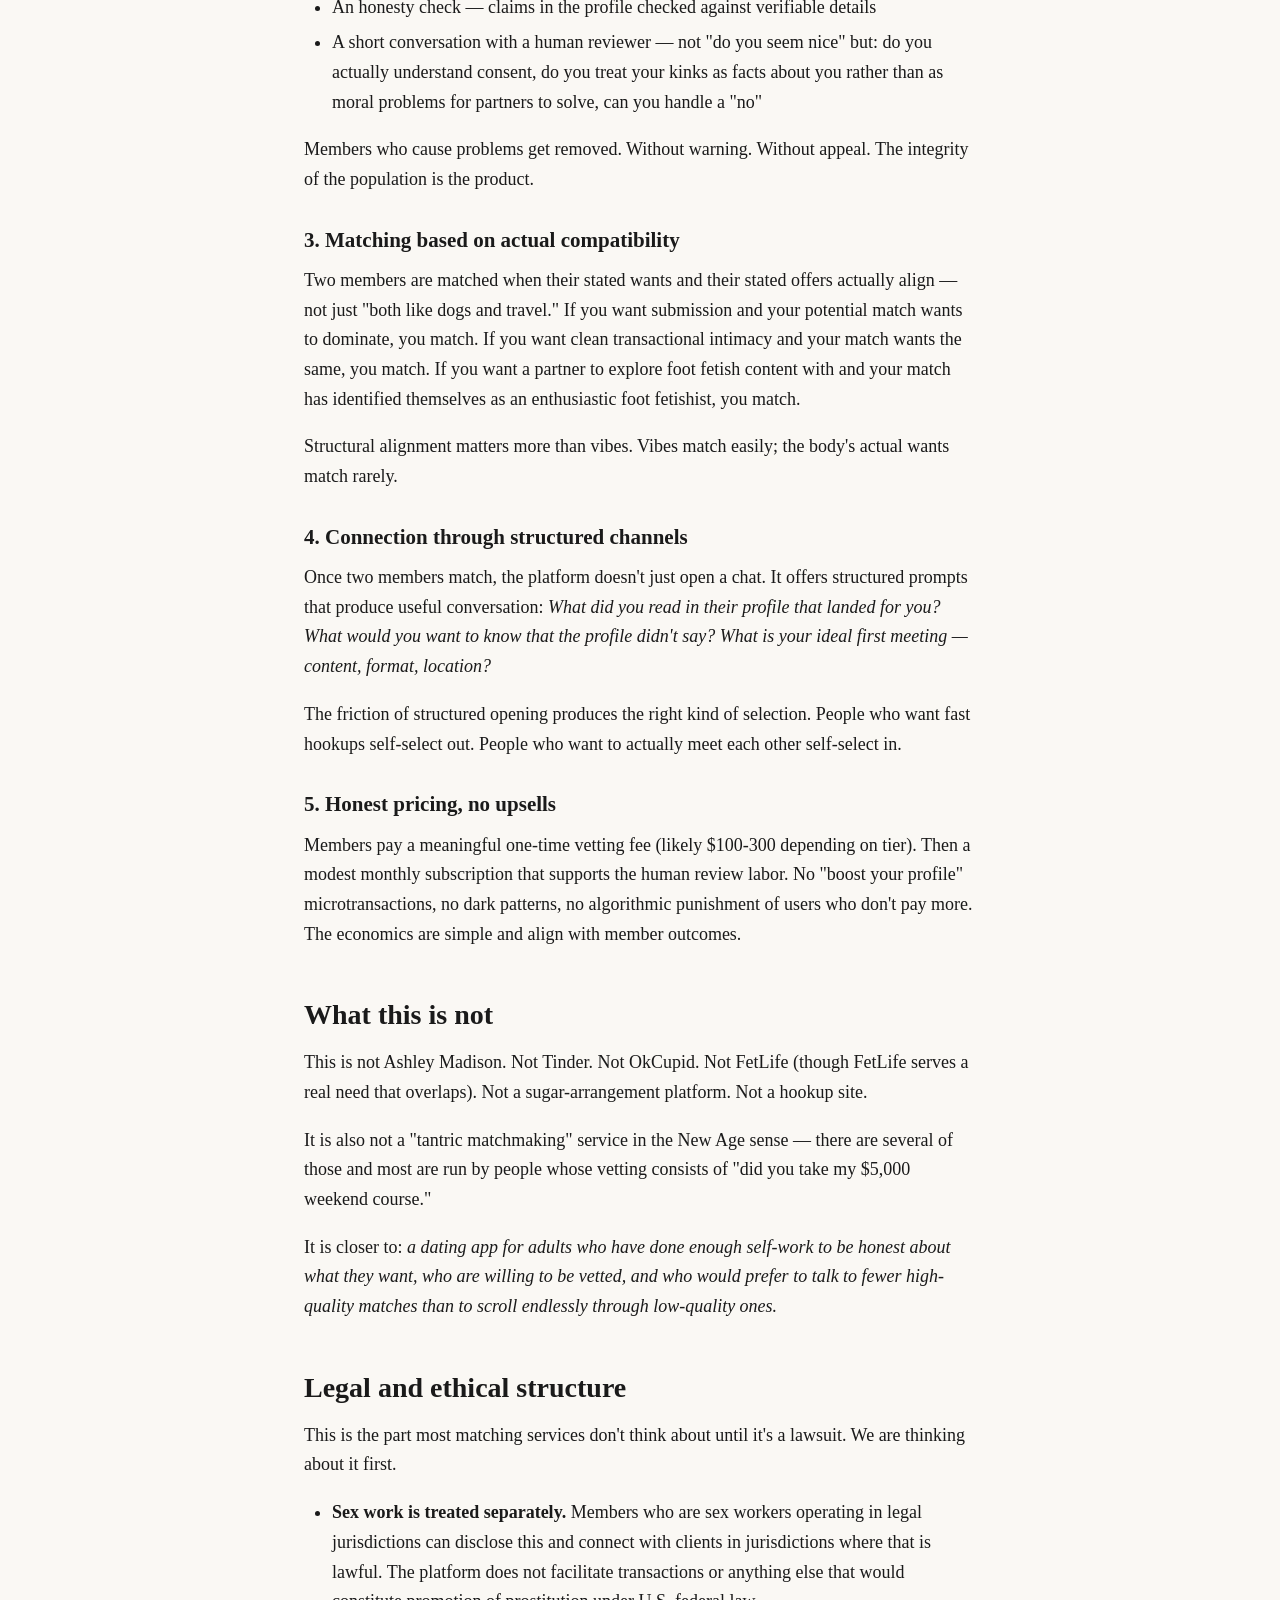
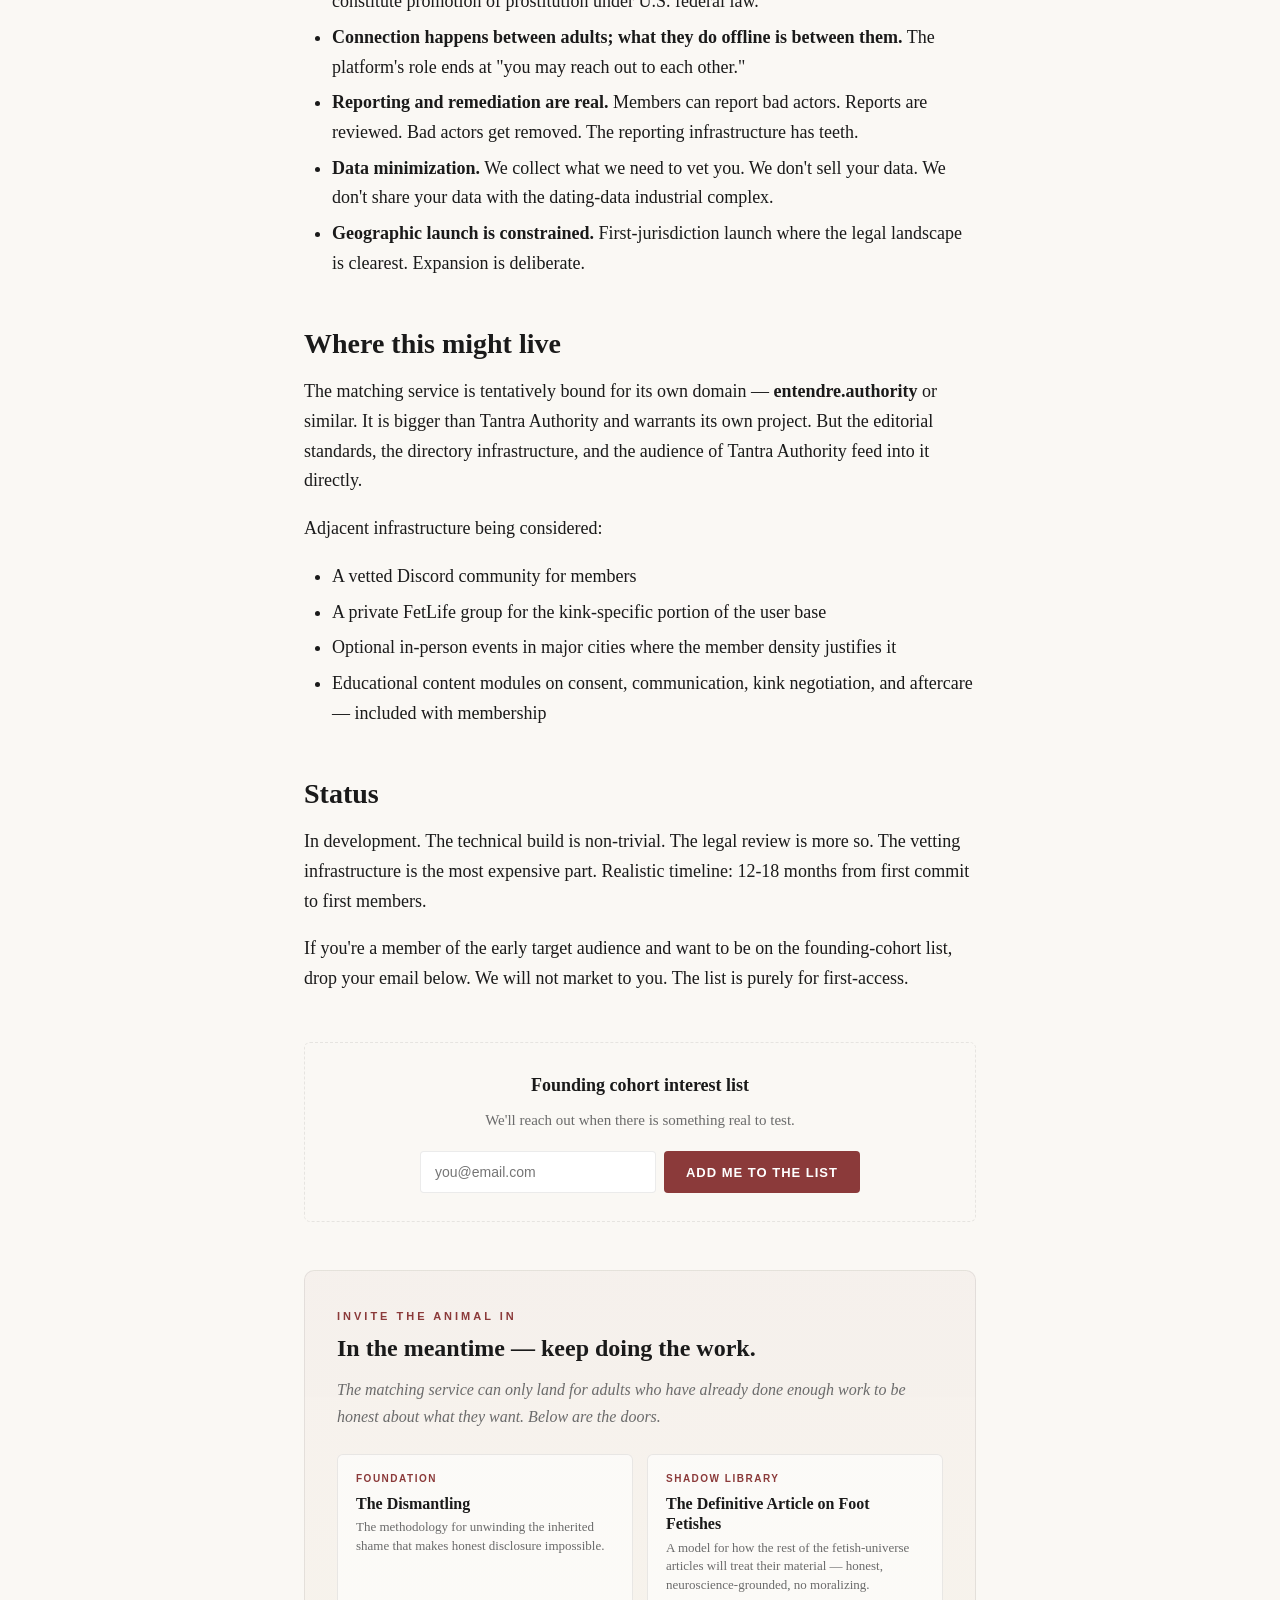
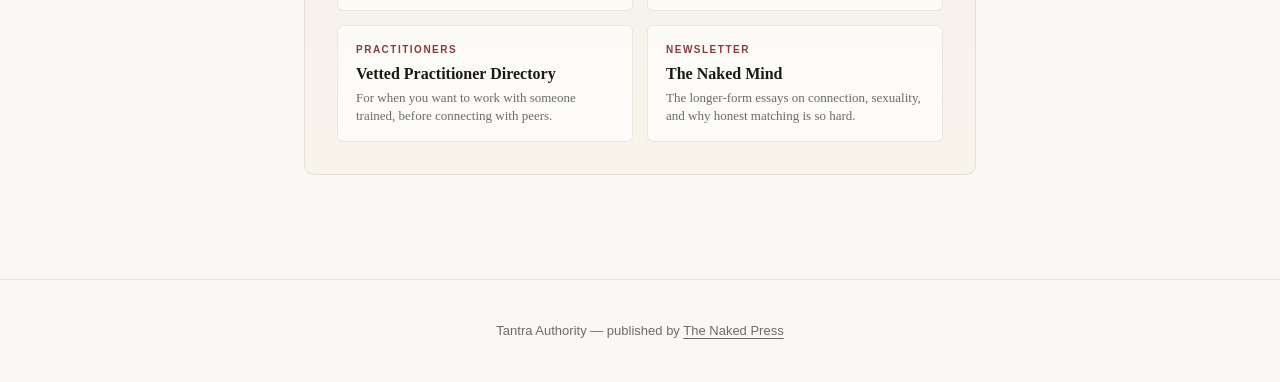
<file: match.html>
<!DOCTYPE html>
<html lang="en">
<head>
<meta charset="UTF-8">
<meta name="viewport" content="width=device-width, initial-scale=1.0">
<title>Honest Fetish Matching — Tantra Authority</title>
<meta name="description" content="A different kind of connection service: real disclosure of what you want, vetting that filters out the worst behavior, structured matching based on actual compatibility instead of swipe-and-pray. In development.">
<meta name="author" content="Lawrence Lanoff">
<link rel="stylesheet" href="styles.css">
<link rel="icon" href="data:image/svg+xml,<svg xmlns='http://www.w3.org/2000/svg' viewBox='0 0 100 100'><text y='.9em' font-size='90'>○</text></svg>">
<script type="application/ld+json">
{
  "@context": "https://schema.org",
  "@type": "WebSite",
  "name": "Modern Enlightenment Authority",
  "url": "https://modern-enlightenment-authority.com/",
  "description": "Enlightenment without the costume. Anti-cult, body-grounded.",
  "publisher": {
    "@type": "Organization",
    "name": "Modern Enlightenment Authority"
  },
  "inLanguage": "en-US"
}
</script>
</head>
<body>

<header class="site-header">
  <div class="site-header-inner">
    <a href="index.html" class="site-logo">TANTRA <span>AUTHORITY</span></a>
    <nav class="site-nav">
      <a href="index.html">Articles</a>
      <a href="directory.html">Directory</a>
      <a href="shop.html">Shop</a>
      <a href="book.html">The Book</a>
      <a href="about.html">About</a>
    </nav>
  </div>
</header>

<main>

  <div class="article-meta">
    <span class="pill">In Development · Vision Page</span>
  </div>

  <h1>Honest Fetish Matching</h1>

  <p style="font-size:20px;color:var(--text-muted);">Most dating apps are a slot machine. Most fetish-specific apps are a chaos of unfiltered messaging. Most people who actually know what they want — and who would receive it well from a partner who actually wanted to give it — never find each other. This page is the vision for what honest matching could look like.</p>

  <hr>

  <h2>The problem</h2>

  <p>Adult sexuality runs on three layers of mythology that prevent honest connection:</p>

  <ol>
    <li><strong>Adults don't disclose what they actually want</strong> — because the culture has trained them to hide it, and the matching infrastructure rewards generic "looking for fun, no drama" profiles over honest specificity.</li>
    <li><strong>Adults disclose what they think a partner will accept</strong> — which means everyone is matching on a fictional version of themselves and nobody finds out who anyone actually is until well past the point where leaving cleanly is awkward.</li>
    <li><strong>The platforms make money from churn, not from successful matches.</strong> A dating app whose users actually find lasting compatible partners loses revenue. The incentive structure is anti-resolution by design.</li>
  </ol>

  <p>Result: a market full of people quietly wanting specific things, sorted by an industry that benefits from keeping them un-matched.</p>

  <h2>What honest matching would do differently</h2>

  <p>Five core moves:</p>

  <h3>1. Real disclosure, structured</h3>

  <p>Profiles ask the questions people are actually wondering about. Not "what's your vibe" but: <em>What kinds of touch land for you? What kinks have you explored? What kinks are you curious about? What hard limits do you have? What does an ideal first sexual encounter look like for you, in concrete terms? What is your relationship to monogamy, to ownership, to exclusivity?</em></p>

  <p>The questions are designed by people who actually understand what makes sexual partnership work — not by gamification consultants optimizing for swipe rate.</p>

  <h3>2. Vetting that actually filters</h3>

  <p>Every applicant goes through:</p>

  <ul>
    <li>ID verification (we know who you actually are; you can still be pseudonymous to other users)</li>
    <li>Behavioral screening — patterns of harassment, controlling behavior, history of consent violations (cross-referenced where possible)</li>
    <li>An honesty check — claims in the profile checked against verifiable details</li>
    <li>A short conversation with a human reviewer — not "do you seem nice" but: do you actually understand consent, do you treat your kinks as facts about you rather than as moral problems for partners to solve, can you handle a "no"</li>
  </ul>

  <p>Members who cause problems get removed. Without warning. Without appeal. The integrity of the population is the product.</p>

  <h3>3. Matching based on actual compatibility</h3>

  <p>Two members are matched when their stated wants and their stated offers actually align — not just "both like dogs and travel." If you want submission and your potential match wants to dominate, you match. If you want clean transactional intimacy and your match wants the same, you match. If you want a partner to explore foot fetish content with and your match has identified themselves as an enthusiastic foot fetishist, you match.</p>

  <p>Structural alignment matters more than vibes. Vibes match easily; the body's actual wants match rarely.</p>

  <h3>4. Connection through structured channels</h3>

  <p>Once two members match, the platform doesn't just open a chat. It offers structured prompts that produce useful conversation: <em>What did you read in their profile that landed for you? What would you want to know that the profile didn't say? What is your ideal first meeting — content, format, location?</em></p>

  <p>The friction of structured opening produces the right kind of selection. People who want fast hookups self-select out. People who want to actually meet each other self-select in.</p>

  <h3>5. Honest pricing, no upsells</h3>

  <p>Members pay a meaningful one-time vetting fee (likely $100-300 depending on tier). Then a modest monthly subscription that supports the human review labor. No "boost your profile" microtransactions, no dark patterns, no algorithmic punishment of users who don't pay more. The economics are simple and align with member outcomes.</p>

  <h2>What this is not</h2>

  <p>This is not Ashley Madison. Not Tinder. Not OkCupid. Not FetLife (though FetLife serves a real need that overlaps). Not a sugar-arrangement platform. Not a hookup site.</p>

  <p>It is also not a "tantric matchmaking" service in the New Age sense — there are several of those and most are run by people whose vetting consists of "did you take my $5,000 weekend course."</p>

  <p>It is closer to: <em>a dating app for adults who have done enough self-work to be honest about what they want, who are willing to be vetted, and who would prefer to talk to fewer high-quality matches than to scroll endlessly through low-quality ones.</em></p>

  <h2>Legal and ethical structure</h2>

  <p>This is the part most matching services don't think about until it's a lawsuit. We are thinking about it first.</p>

  <ul>
    <li><strong>Sex work is treated separately.</strong> Members who are sex workers operating in legal jurisdictions can disclose this and connect with clients in jurisdictions where that is lawful. The platform does not facilitate transactions or anything else that would constitute promotion of prostitution under U.S. federal law.</li>
    <li><strong>Connection happens between adults; what they do offline is between them.</strong> The platform's role ends at "you may reach out to each other."</li>
    <li><strong>Reporting and remediation are real.</strong> Members can report bad actors. Reports are reviewed. Bad actors get removed. The reporting infrastructure has teeth.</li>
    <li><strong>Data minimization.</strong> We collect what we need to vet you. We don't sell your data. We don't share your data with the dating-data industrial complex.</li>
    <li><strong>Geographic launch is constrained.</strong> First-jurisdiction launch where the legal landscape is clearest. Expansion is deliberate.</li>
  </ul>

  <h2>Where this might live</h2>

  <p>The matching service is tentatively bound for its own domain — <strong>entendre.authority</strong> or similar. It is bigger than Tantra Authority and warrants its own project. But the editorial standards, the directory infrastructure, and the audience of Tantra Authority feed into it directly.</p>

  <p>Adjacent infrastructure being considered:</p>

  <ul>
    <li>A vetted Discord community for members</li>
    <li>A private FetLife group for the kink-specific portion of the user base</li>
    <li>Optional in-person events in major cities where the member density justifies it</li>
    <li>Educational content modules on consent, communication, kink negotiation, and aftercare — included with membership</li>
  </ul>

  <h2>Status</h2>

  <p>In development. The technical build is non-trivial. The legal review is more so. The vetting infrastructure is the most expensive part. Realistic timeline: 12-18 months from first commit to first members.</p>

  <p>If you're a member of the early target audience and want to be on the founding-cohort list, drop your email below. We will not market to you. The list is purely for first-access.</p>

  <div class="newsletter">
    <h4>Founding cohort interest list</h4>
    <p>We'll reach out when there is something real to test.</p>
    <form action="#" method="post" onsubmit="alert('Newsletter signup wiring pending.'); return false;">
      <input type="email" name="email" placeholder="you@email.com" required>
      <button type="submit">Add me to the list</button>
    </form>
  </div>

  <div class="animal-cta" style="margin-top:48px;">
    <div class="animal-cta-eyebrow">Invite the Animal In</div>
    <h3 class="animal-cta-headline">In the meantime — keep doing the work.</h3>
    <p class="animal-cta-intro">The matching service can only land for adults who have already done enough work to be honest about what they want. Below are the doors.</p>
    <div class="rabbit-hole">
      <a href="articles/the-dismantling.html" class="rabbit-hole-item">
        <div class="rh-label">Foundation</div>
        <div class="rh-title">The Dismantling</div>
        <div class="rh-desc">The methodology for unwinding the inherited shame that makes honest disclosure impossible.</div>
      </a>
      <a href="articles/beyond-the-myth-foot-fetish.html" class="rabbit-hole-item">
        <div class="rh-label">Shadow Library</div>
        <div class="rh-title">The Definitive Article on Foot Fetishes</div>
        <div class="rh-desc">A model for how the rest of the fetish-universe articles will treat their material — honest, neuroscience-grounded, no moralizing.</div>
      </a>
      <a href="directory.html" class="rabbit-hole-item">
        <div class="rh-label">Practitioners</div>
        <div class="rh-title">Vetted Practitioner Directory</div>
        <div class="rh-desc">For when you want to work with someone trained, before connecting with peers.</div>
      </a>
      <a href="https://thenakedmind.ai" class="rabbit-hole-item">
        <div class="rh-label">Newsletter</div>
        <div class="rh-title">The Naked Mind</div>
        <div class="rh-desc">The longer-form essays on connection, sexuality, and why honest matching is so hard.</div>
      </a>
    </div>
  </div>

</main>

<footer class="site-footer">
  <div>Tantra Authority — published by <a href="https://thenaked.press">The Naked Press</a></div>
</footer>

</body>
</html>
</file>
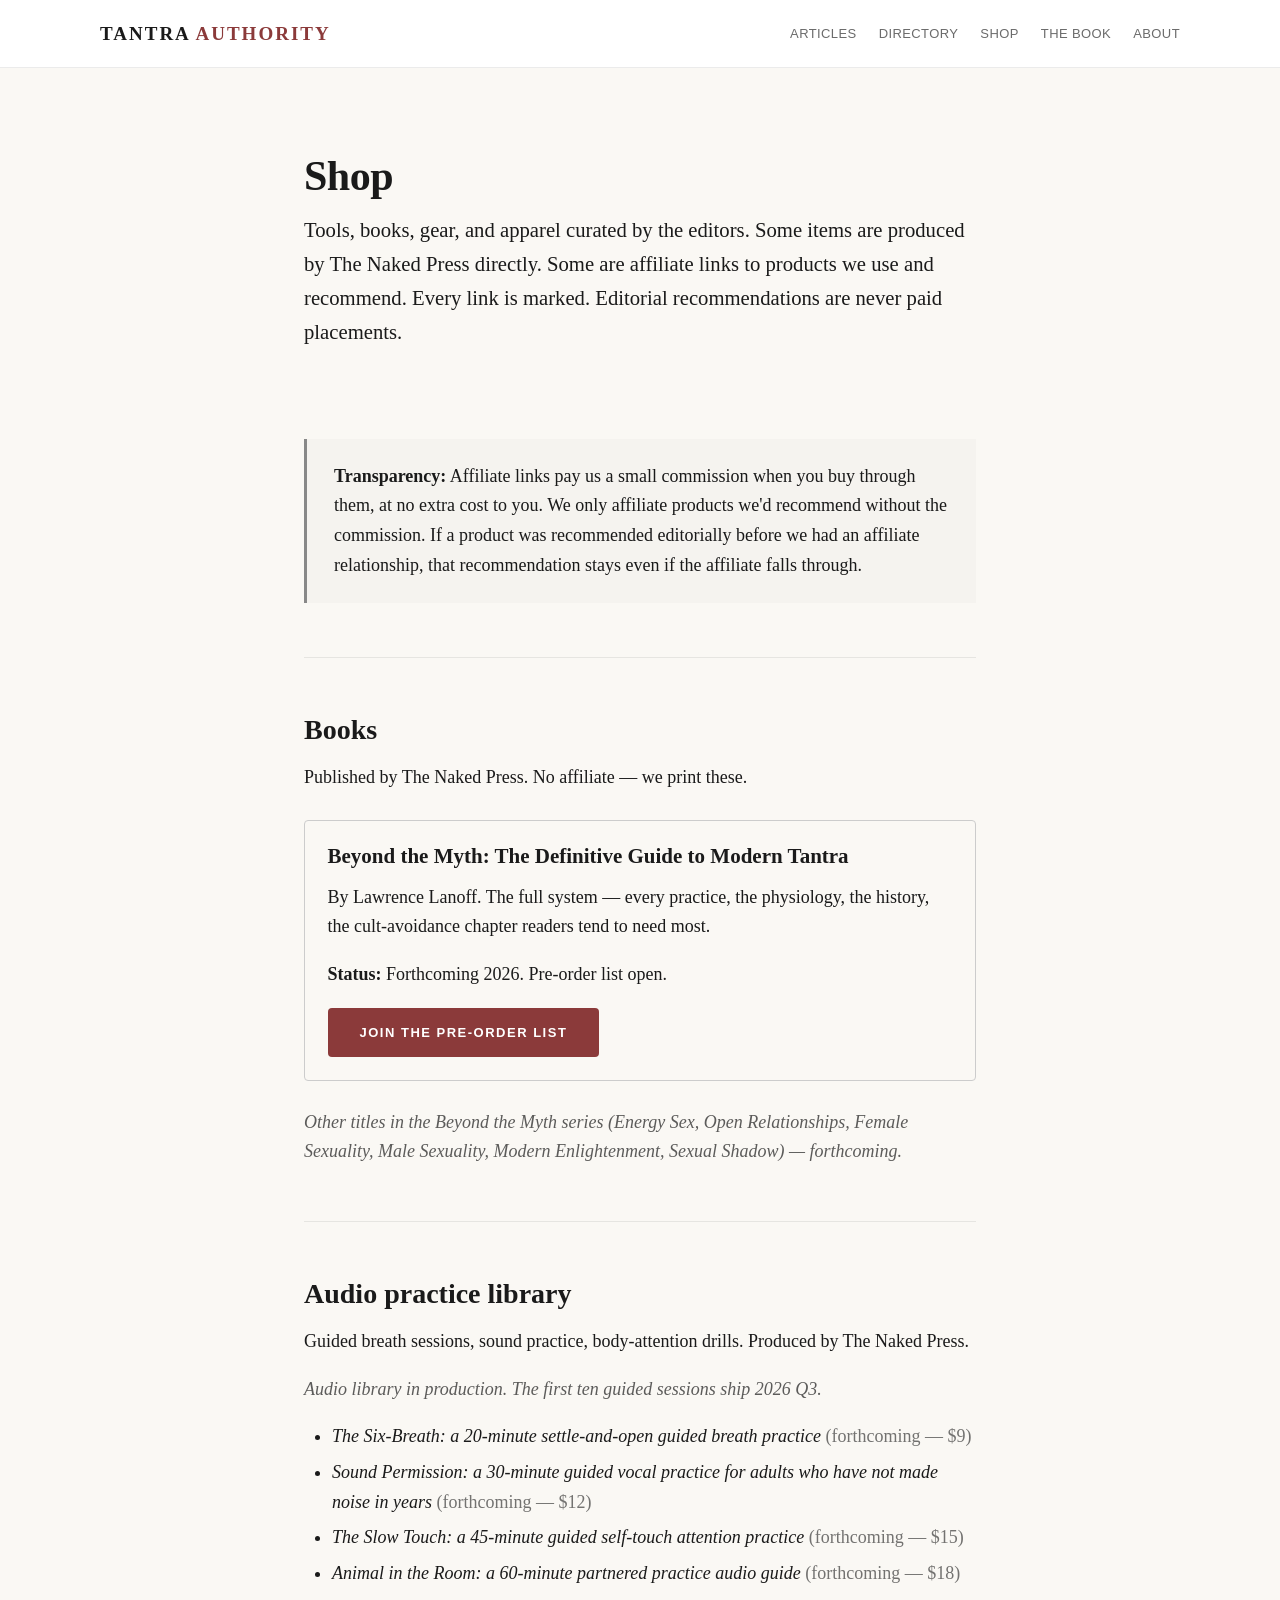
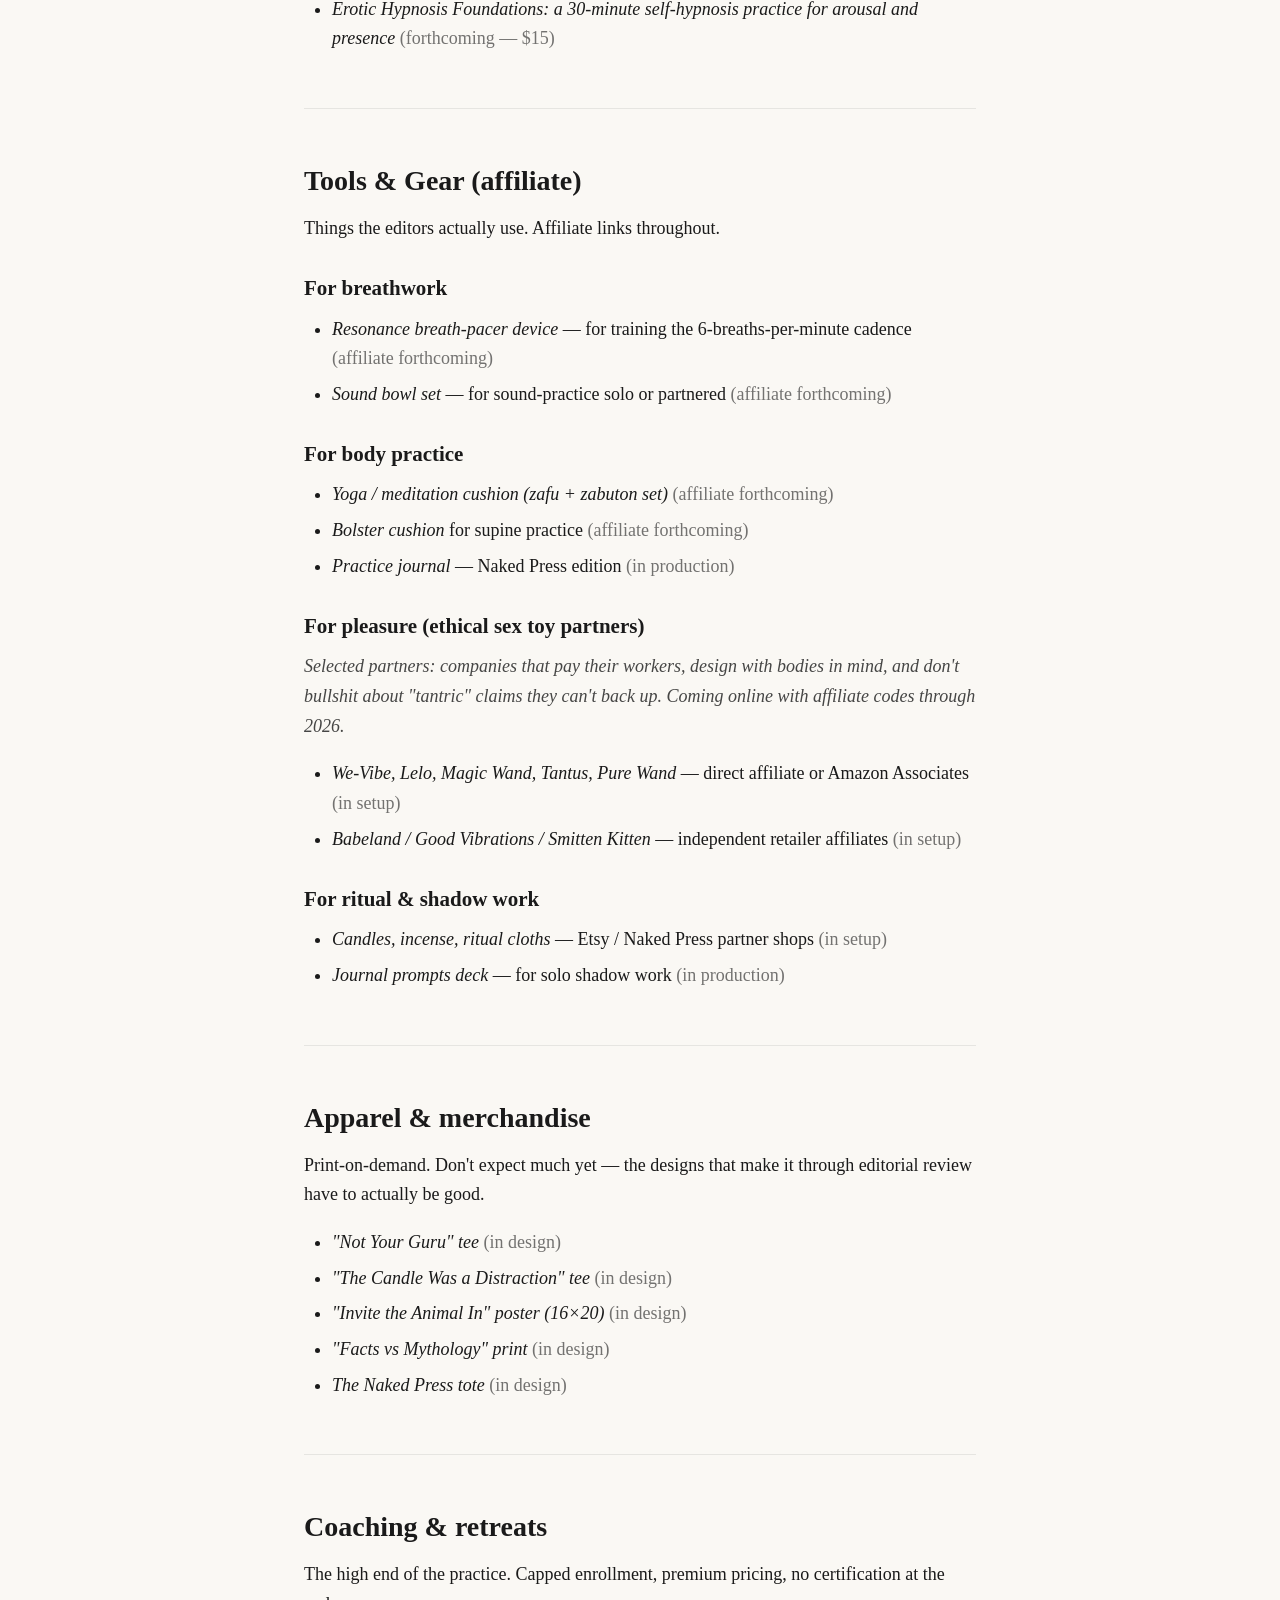
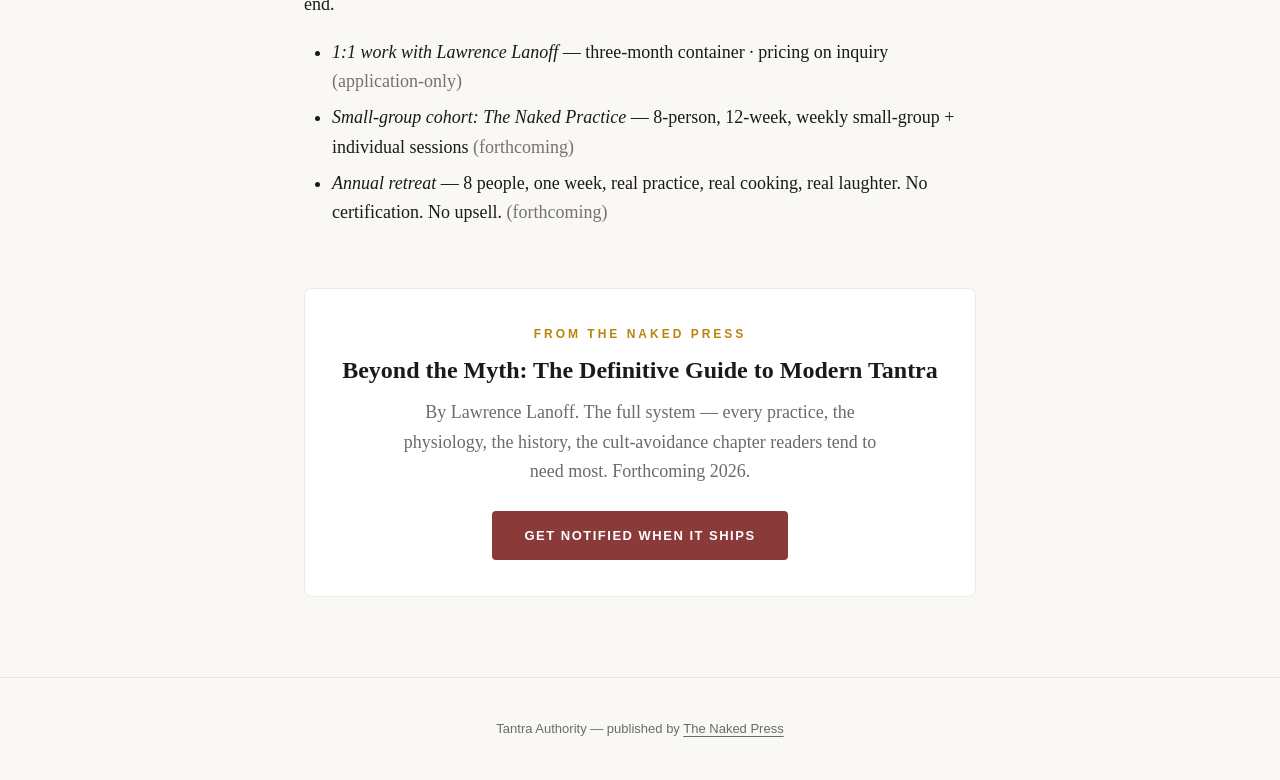
<file: shop.html>
<!DOCTYPE html>
<html lang="en">
<head>
<meta charset="UTF-8">
<meta name="viewport" content="width=device-width, initial-scale=1.0">
<title>Shop — Tantra Authority</title>
<meta name="description" content="Curated tools, books, ethical sex toys (affiliate), apparel, and breath/sound/practice gear. Editorially selected, no spiritual markup, no certification mills attached.">
<meta name="author" content="Lawrence Lanoff">
<link rel="stylesheet" href="styles.css">
<link rel="icon" href="data:image/svg+xml,<svg xmlns='http://www.w3.org/2000/svg' viewBox='0 0 100 100'><text y='.9em' font-size='90'>○</text></svg>">
<script type="application/ld+json">
{
  "@context": "https://schema.org",
  "@type": "WebSite",
  "name": "Modern Enlightenment Authority",
  "url": "https://modern-enlightenment-authority.com/",
  "description": "Enlightenment without the costume. Anti-cult, body-grounded.",
  "publisher": {
    "@type": "Organization",
    "name": "Modern Enlightenment Authority"
  },
  "inLanguage": "en-US"
}
</script>
</head>
<body>

<header class="site-header">
  <div class="site-header-inner">
    <a href="index.html" class="site-logo">TANTRA <span>AUTHORITY</span></a>
    <nav class="site-nav">
      <a href="index.html">Articles</a>
      <a href="directory.html">Directory</a>
      <a href="shop.html">Shop</a>
      <a href="book.html">The Book</a>
      <a href="about.html">About</a>
    </nav>
  </div>
</header>

<main>

  <section style="padding: 2em 0;">
    <h1>Shop</h1>
    <p style="font-size: 1.15em; max-width: 38em;">Tools, books, gear, and apparel curated by the editors. Some items are produced by The Naked Press directly. Some are affiliate links to products we use and recommend. Every link is marked. Editorial recommendations are never paid placements.</p>
  </section>

  <section style="margin: 2em 0; padding: 1.25em 1.5em; border-left: 3px solid #888; background: rgba(0,0,0,0.02);">
    <p style="margin: 0;"><strong>Transparency:</strong> Affiliate links pay us a small commission when you buy through them, at no extra cost to you. We only affiliate products we'd recommend without the commission. If a product was recommended editorially before we had an affiliate relationship, that recommendation stays even if the affiliate falls through.</p>
  </section>

  <hr style="margin: 3em 0;">

  <section style="margin: 2em 0;">
    <h2>Books</h2>
    <p>Published by The Naked Press. No affiliate — we print these.</p>

    <div class="shop-card" style="border: 1px solid #ccc; padding: 1.25em; margin: 1.5em 0; border-radius: 4px;">
      <h3 style="margin-top: 0;">Beyond the Myth: The Definitive Guide to Modern Tantra</h3>
      <p>By Lawrence Lanoff. The full system — every practice, the physiology, the history, the cult-avoidance chapter readers tend to need most.</p>
      <p><strong>Status:</strong> Forthcoming 2026. Pre-order list open.</p>
      <a href="book.html" class="cta-button">Join the pre-order list</a>
    </div>

    <p style="opacity: 0.7; font-style: italic;">Other titles in the Beyond the Myth series (Energy Sex, Open Relationships, Female Sexuality, Male Sexuality, Modern Enlightenment, Sexual Shadow) — forthcoming.</p>
  </section>

  <hr style="margin: 3em 0;">

  <section style="margin: 2em 0;">
    <h2>Audio practice library</h2>
    <p>Guided breath sessions, sound practice, body-attention drills. Produced by The Naked Press.</p>
    <p style="opacity: 0.7; font-style: italic;">Audio library in production. The first ten guided sessions ship 2026 Q3.</p>

    <ul>
      <li><em>The Six-Breath: a 20-minute settle-and-open guided breath practice</em> <span style="opacity:0.6;">(forthcoming — $9)</span></li>
      <li><em>Sound Permission: a 30-minute guided vocal practice for adults who have not made noise in years</em> <span style="opacity:0.6;">(forthcoming — $12)</span></li>
      <li><em>The Slow Touch: a 45-minute guided self-touch attention practice</em> <span style="opacity:0.6;">(forthcoming — $15)</span></li>
      <li><em>Animal in the Room: a 60-minute partnered practice audio guide</em> <span style="opacity:0.6;">(forthcoming — $18)</span></li>
      <li><em>Erotic Hypnosis Foundations: a 30-minute self-hypnosis practice for arousal and presence</em> <span style="opacity:0.6;">(forthcoming — $15)</span></li>
    </ul>
  </section>

  <hr style="margin: 3em 0;">

  <section style="margin: 2em 0;">
    <h2>Tools & Gear (affiliate)</h2>
    <p>Things the editors actually use. Affiliate links throughout.</p>

    <h3 style="margin-top: 1.5em;">For breathwork</h3>
    <ul>
      <li><em>Resonance breath-pacer device</em> — for training the 6-breaths-per-minute cadence <span style="opacity:0.6;">(affiliate forthcoming)</span></li>
      <li><em>Sound bowl set</em> — for sound-practice solo or partnered <span style="opacity:0.6;">(affiliate forthcoming)</span></li>
    </ul>

    <h3 style="margin-top: 1.5em;">For body practice</h3>
    <ul>
      <li><em>Yoga / meditation cushion (zafu + zabuton set)</em> <span style="opacity:0.6;">(affiliate forthcoming)</span></li>
      <li><em>Bolster cushion</em> for supine practice <span style="opacity:0.6;">(affiliate forthcoming)</span></li>
      <li><em>Practice journal</em> — Naked Press edition <span style="opacity:0.6;">(in production)</span></li>
    </ul>

    <h3 style="margin-top: 1.5em;">For pleasure (ethical sex toy partners)</h3>
    <p style="opacity: 0.8; font-style: italic;">Selected partners: companies that pay their workers, design with bodies in mind, and don't bullshit about "tantric" claims they can't back up. Coming online with affiliate codes through 2026.</p>
    <ul>
      <li><em>We-Vibe, Lelo, Magic Wand, Tantus, Pure Wand</em> — direct affiliate or Amazon Associates <span style="opacity:0.6;">(in setup)</span></li>
      <li><em>Babeland / Good Vibrations / Smitten Kitten</em> — independent retailer affiliates <span style="opacity:0.6;">(in setup)</span></li>
    </ul>

    <h3 style="margin-top: 1.5em;">For ritual & shadow work</h3>
    <ul>
      <li><em>Candles, incense, ritual cloths</em> — Etsy / Naked Press partner shops <span style="opacity:0.6;">(in setup)</span></li>
      <li><em>Journal prompts deck</em> — for solo shadow work <span style="opacity:0.6;">(in production)</span></li>
    </ul>
  </section>

  <hr style="margin: 3em 0;">

  <section style="margin: 2em 0;">
    <h2>Apparel & merchandise</h2>
    <p>Print-on-demand. Don't expect much yet — the designs that make it through editorial review have to actually be good.</p>

    <ul>
      <li><em>"Not Your Guru" tee</em> <span style="opacity:0.6;">(in design)</span></li>
      <li><em>"The Candle Was a Distraction" tee</em> <span style="opacity:0.6;">(in design)</span></li>
      <li><em>"Invite the Animal In" poster (16×20)</em> <span style="opacity:0.6;">(in design)</span></li>
      <li><em>"Facts vs Mythology" print</em> <span style="opacity:0.6;">(in design)</span></li>
      <li><em>The Naked Press tote</em> <span style="opacity:0.6;">(in design)</span></li>
    </ul>
  </section>

  <hr style="margin: 3em 0;">

  <section style="margin: 2em 0;">
    <h2>Coaching & retreats</h2>
    <p>The high end of the practice. Capped enrollment, premium pricing, no certification at the end.</p>

    <ul>
      <li><em>1:1 work with Lawrence Lanoff</em> — three-month container · pricing on inquiry <span style="opacity:0.6;">(application-only)</span></li>
      <li><em>Small-group cohort: The Naked Practice</em> — 8-person, 12-week, weekly small-group + individual sessions <span style="opacity:0.6;">(forthcoming)</span></li>
      <li><em>Annual retreat</em> — 8 people, one week, real practice, real cooking, real laughter. No certification. No upsell. <span style="opacity:0.6;">(forthcoming)</span></li>
    </ul>
  </section>

  <div class="cta-card">
    <div class="eyebrow">From The Naked Press</div>
    <h3>Beyond the Myth: The Definitive Guide to Modern Tantra</h3>
    <p>By Lawrence Lanoff. The full system — every practice, the physiology, the history, the cult-avoidance chapter readers tend to need most. Forthcoming 2026.</p>
    <a href="book.html" class="cta-button">Get notified when it ships</a>
  </div>

</main>

<footer class="site-footer">
  <div>Tantra Authority — published by <a href="https://thenaked.press">The Naked Press</a></div>
</footer>

</body>
</html>
</file>
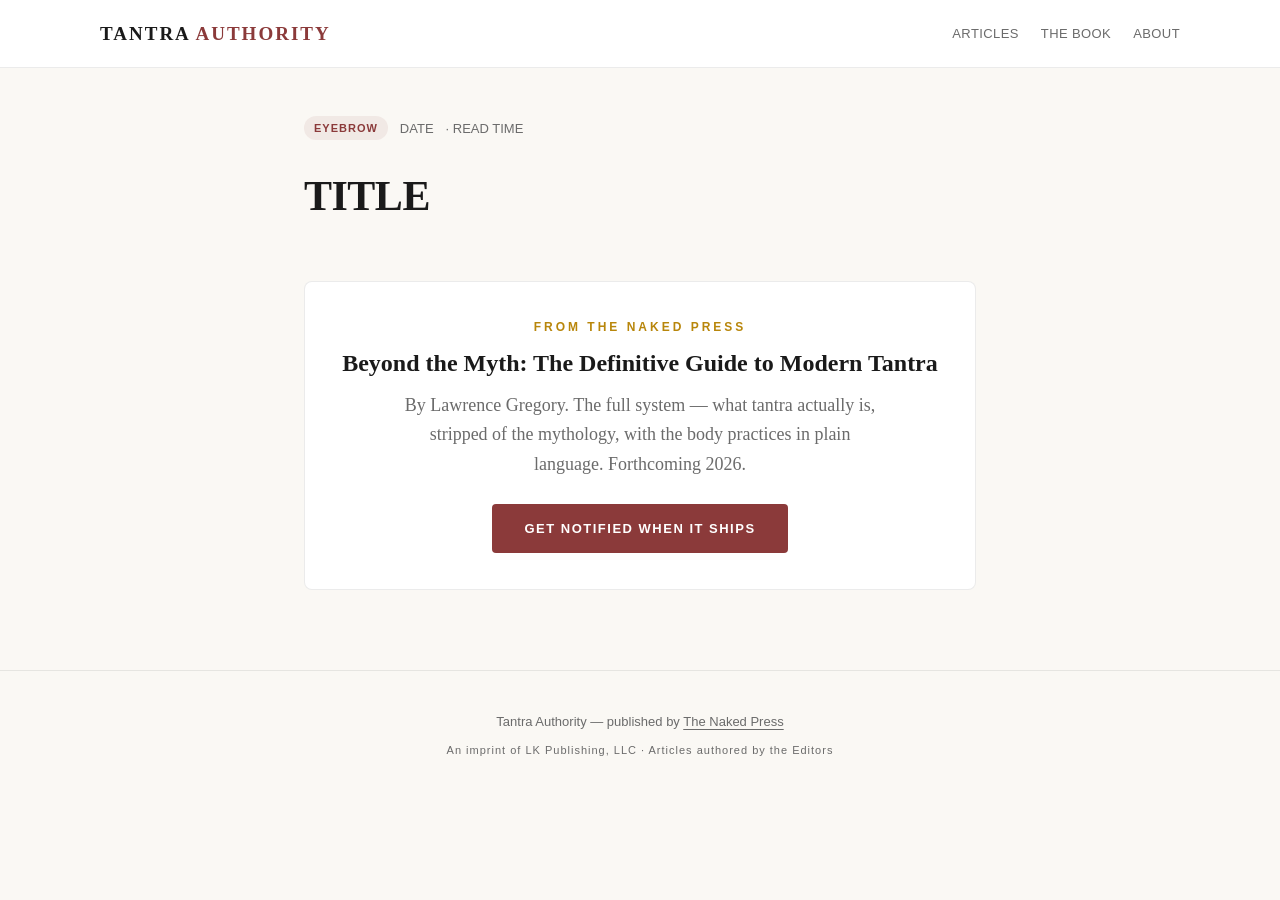
<file: _template/_layout.html>
<!--
  Layout template — copy this for new articles, replace TITLE / DESCRIPTION / EYEBROW / DATE / CONTENT.
  Article files live in articles/ at the same depth so CSS path is ../styles.css.
  Homepage uses the same structure but pulls styles.css directly.
-->
<!DOCTYPE html>
<html lang="en">
<head>
<meta charset="UTF-8">
<meta name="viewport" content="width=device-width, initial-scale=1.0">
<title>TITLE — Tantra Authority</title>
<meta name="description" content="DESCRIPTION">
<link rel="stylesheet" href="../styles.css">
<link rel="icon" href="data:image/svg+xml,<svg xmlns='http://www.w3.org/2000/svg' viewBox='0 0 100 100'><text y='.9em' font-size='90'>○</text></svg>">
</head>
<body>

<header class="site-header">
  <div class="site-header-inner">
    <a href="../index.html" class="site-logo">TANTRA <span>AUTHORITY</span></a>
    <nav class="site-nav">
      <a href="../index.html">Articles</a>
      <a href="../book.html">The Book</a>
      <a href="../about.html">About</a>
    </nav>
  </div>
</header>

<main>

  <div class="article-meta">
    <span class="pill">EYEBROW</span>
    <span>DATE</span>
    <span>· READ TIME</span>
  </div>

  <h1>TITLE</h1>

  <!-- CONTENT GOES HERE -->

  <div class="cta-card">
    <div class="eyebrow">FROM THE NAKED PRESS</div>
    <h3>Beyond the Myth: The Definitive Guide to Modern Tantra</h3>
    <p>By Lawrence Gregory. The full system — what tantra actually is, stripped of the mythology, with the body practices in plain language. Forthcoming 2026.</p>
    <a href="../book.html" class="cta-button">Get notified when it ships</a>
  </div>

</main>

<footer class="site-footer">
  <div>Tantra Authority — published by <a href="https://thenaked.press">The Naked Press</a></div>
  <div class="footer-imprint">An imprint of LK Publishing, LLC · Articles authored by the Editors</div>
</footer>

</body>
</html>
</file>
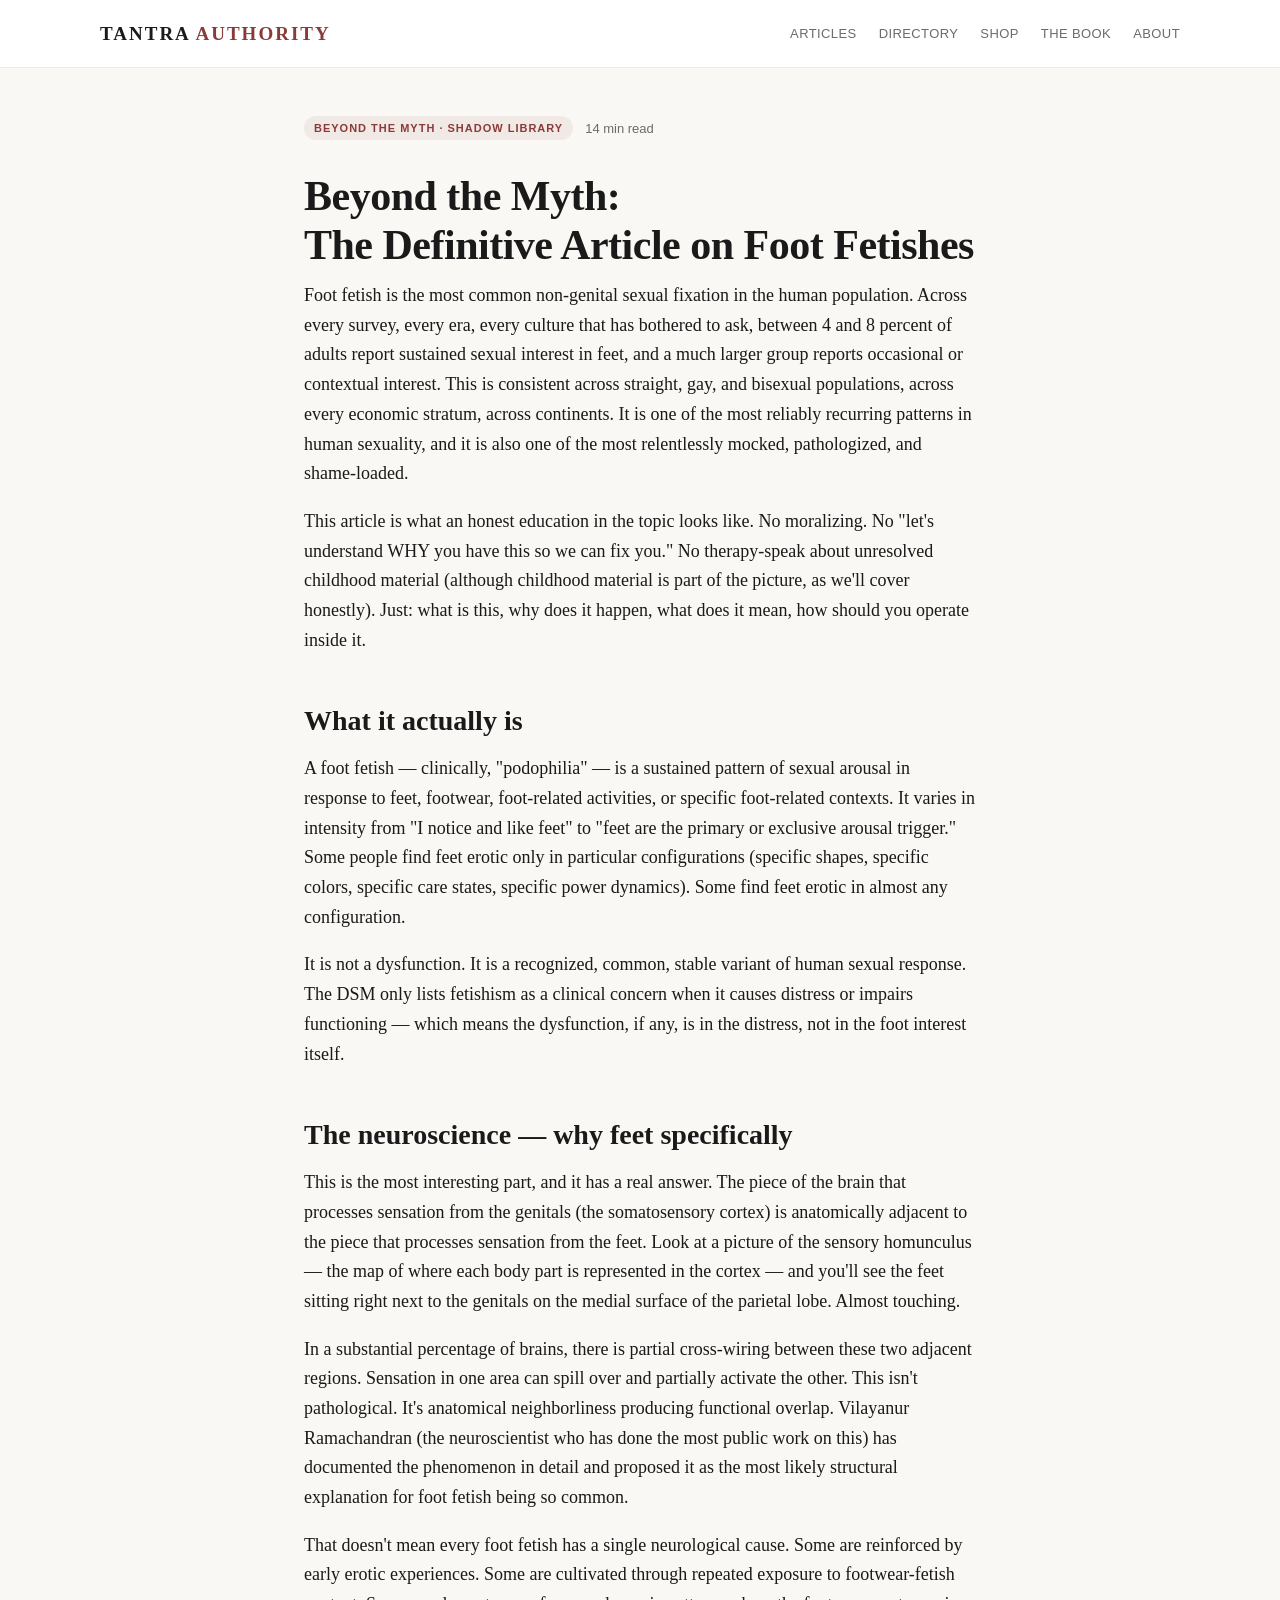
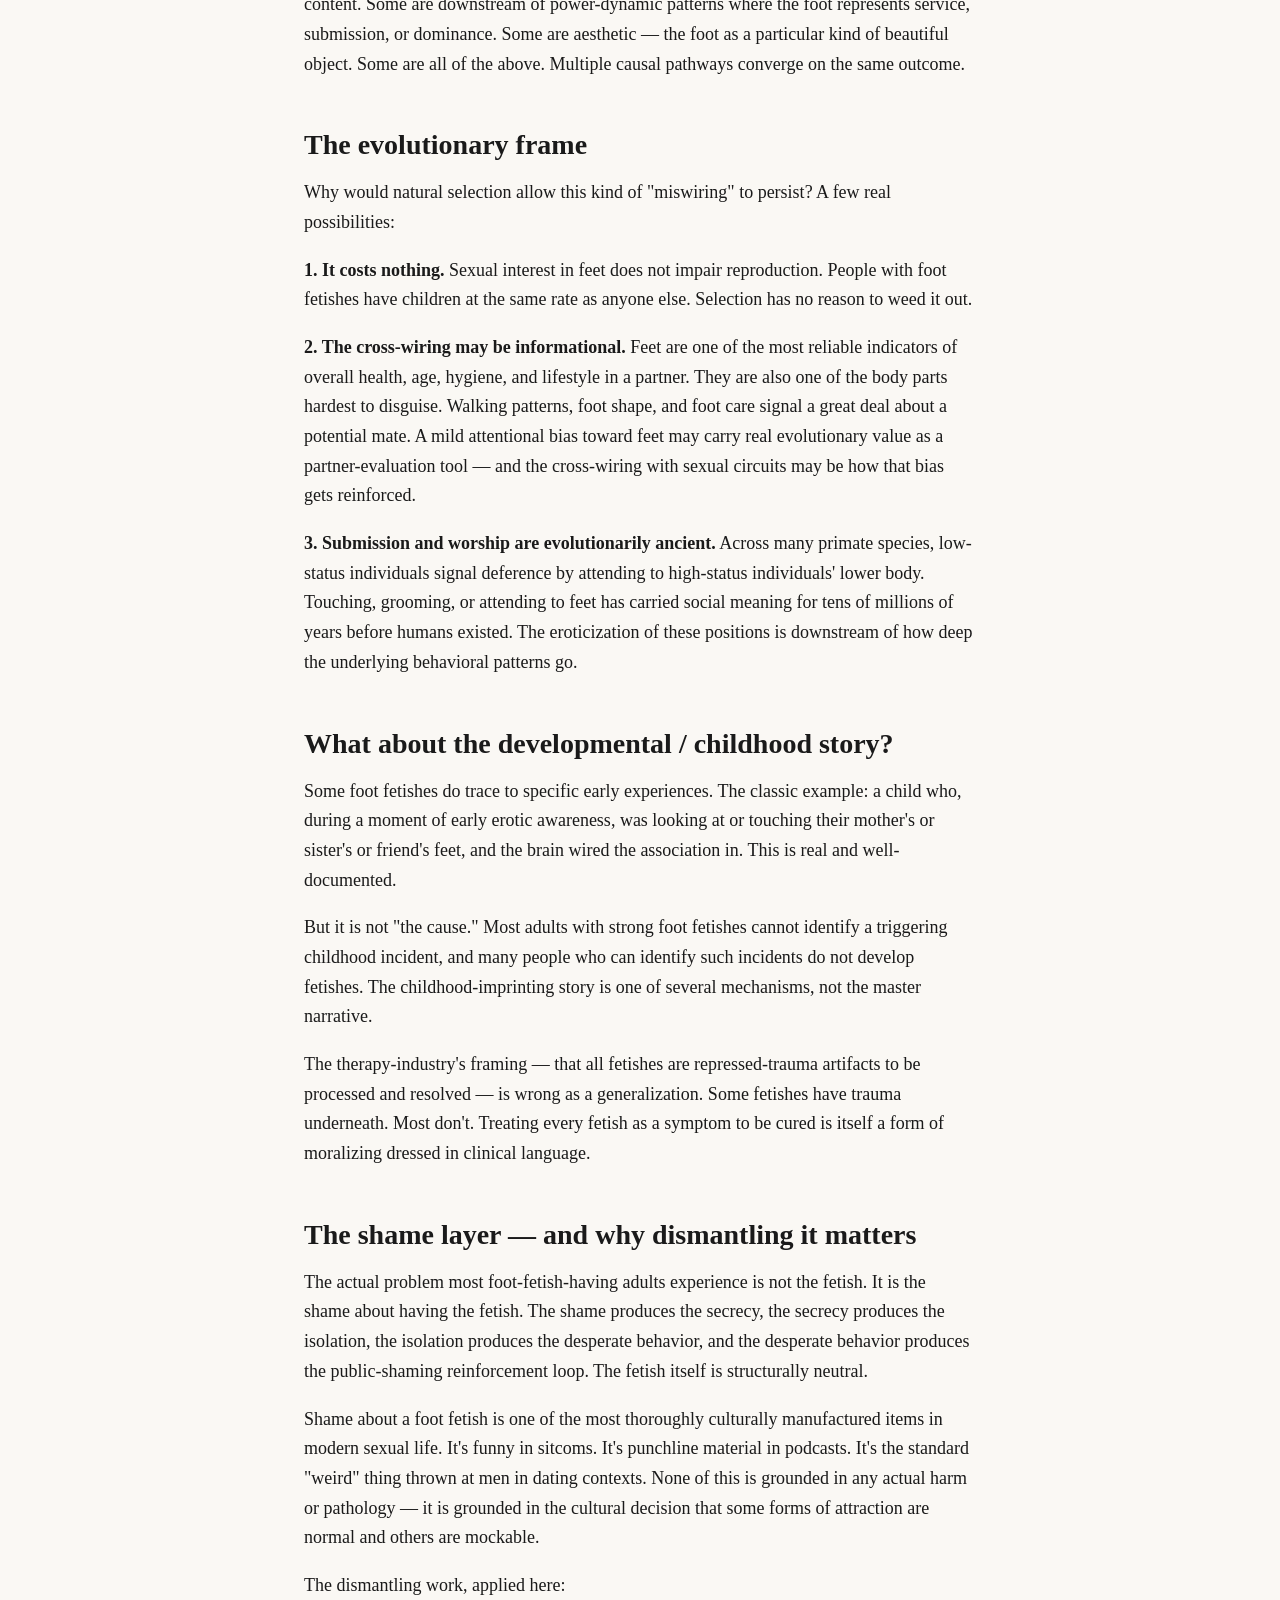
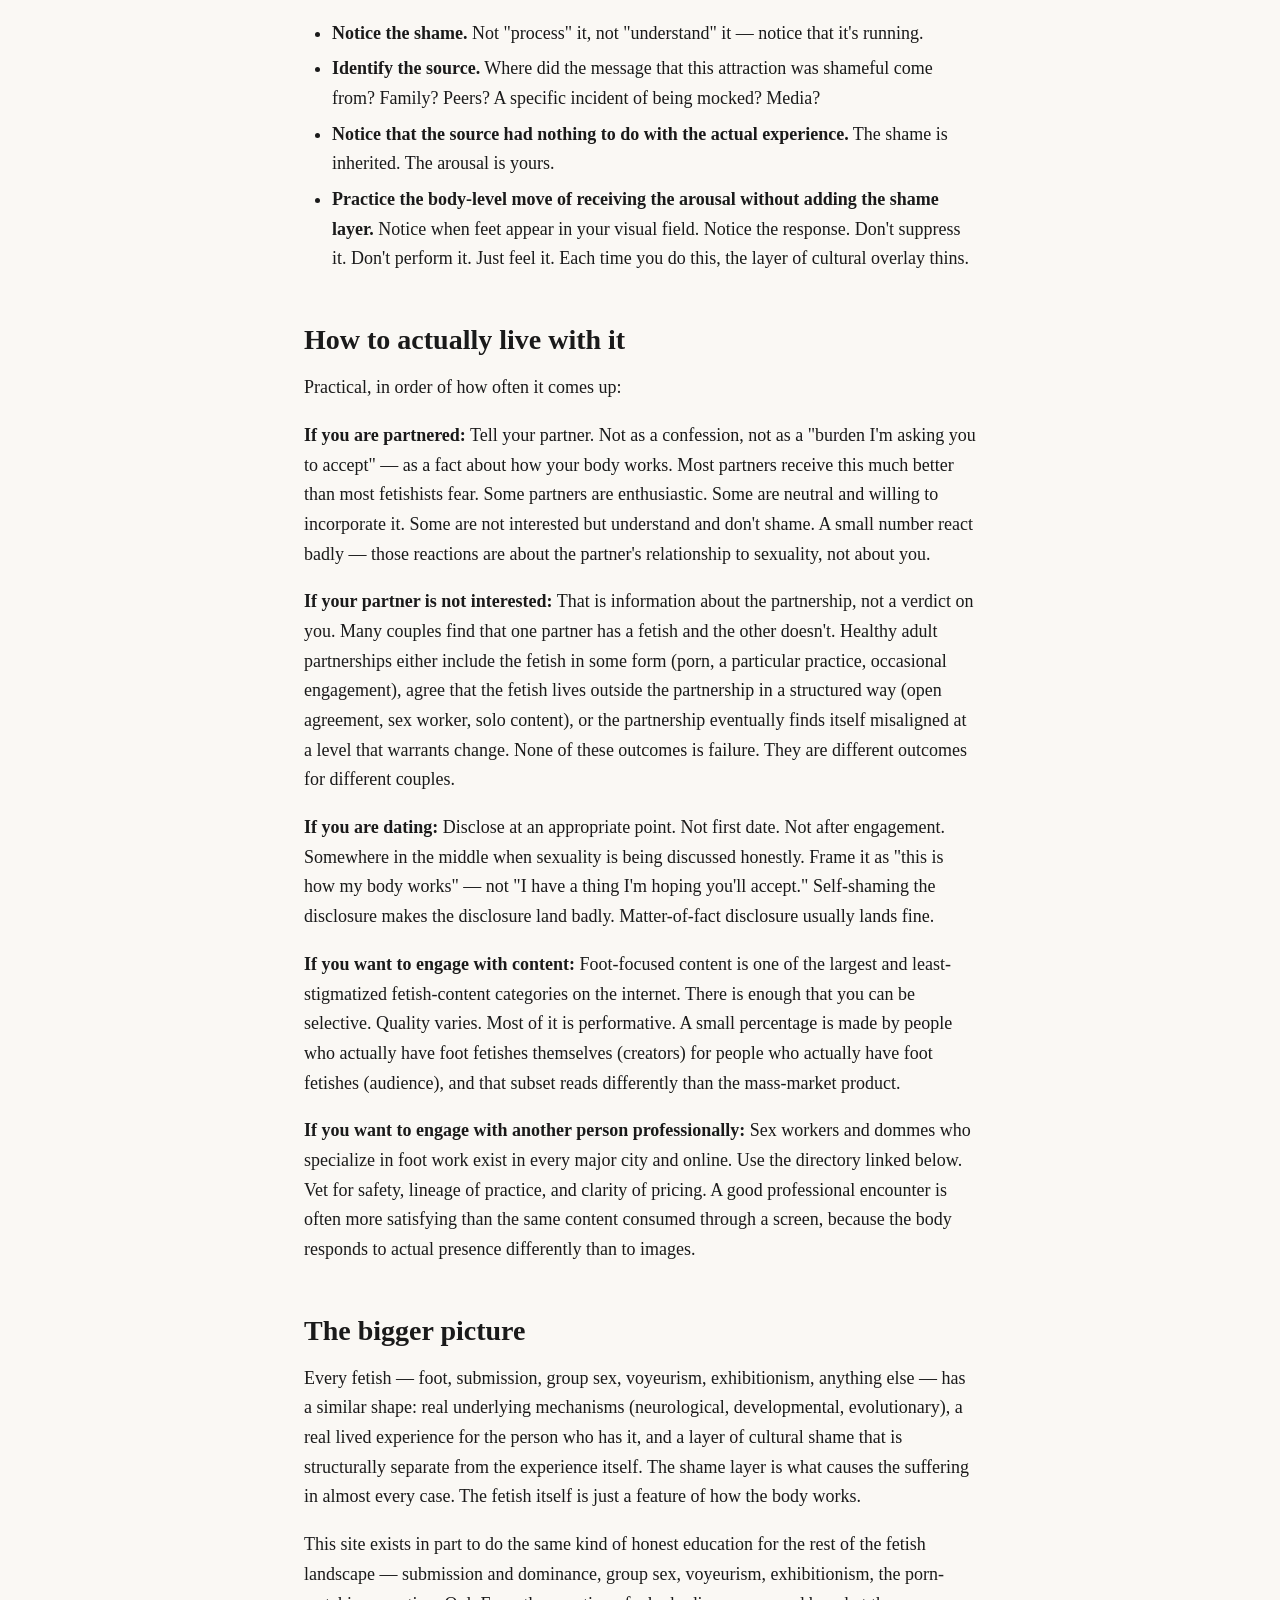
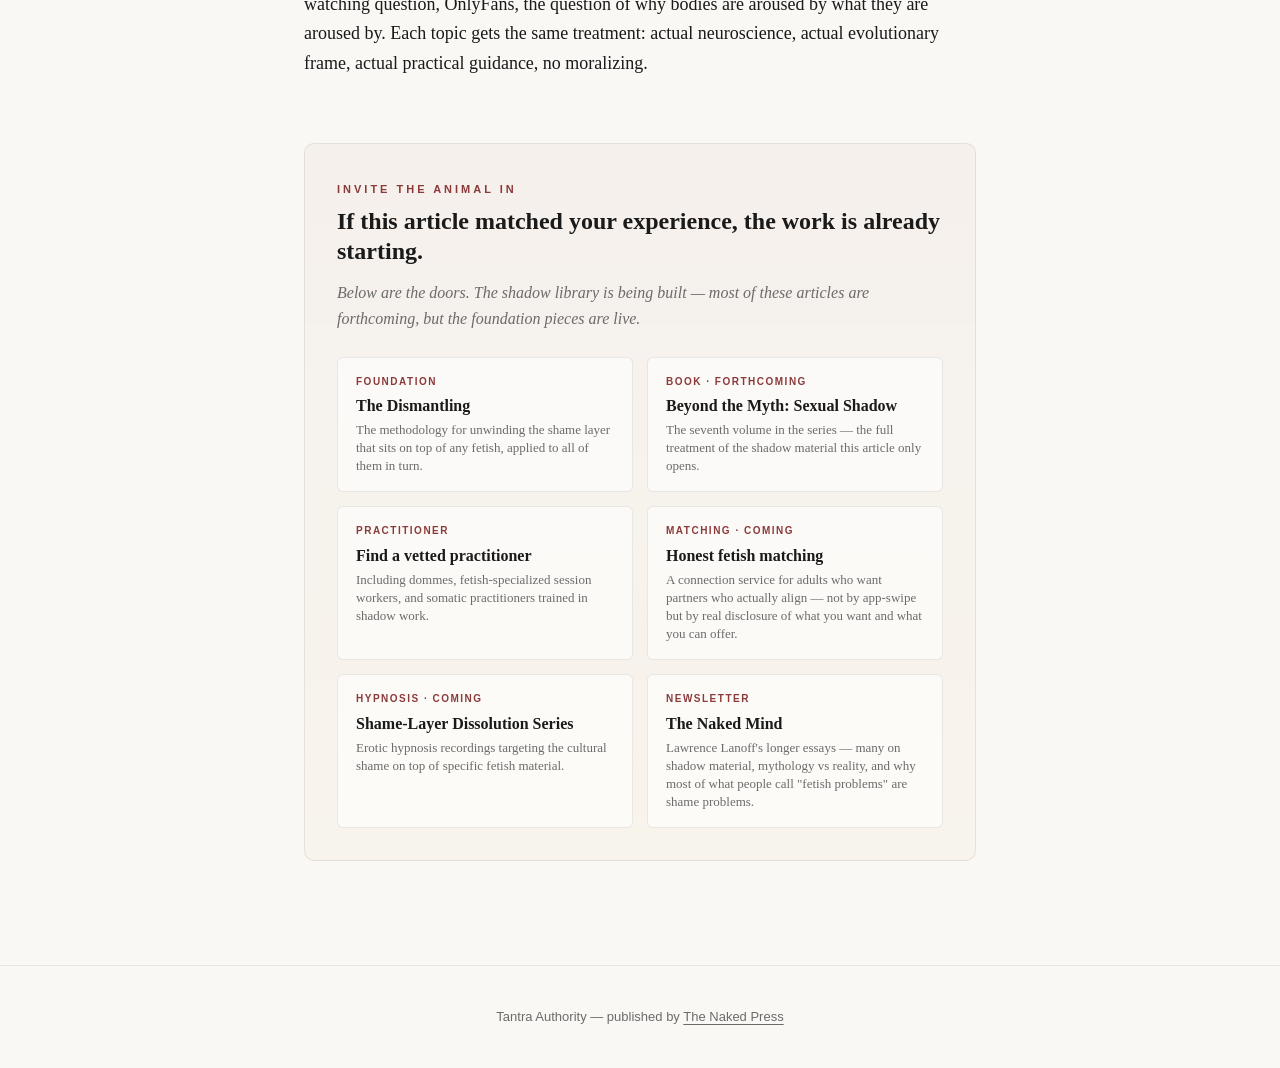
<file: articles/beyond-the-myth-foot-fetish.html>
<!DOCTYPE html>
<html lang="en">
<head>
<meta charset="UTF-8">
<meta name="viewport" content="width=device-width, initial-scale=1.0">
<title>Beyond the Myth: The Definitive Article on Foot Fetishes — Tantra Authority</title>
<meta name="description" content="The actual neuroscience, evolutionary biology, and embodied truth of foot fetishes — stripped of moralizing, kink-shaming, and therapy-pathologizing. The first half of an honest education in why bodies are aroused by what they're aroused by.">
<meta name="author" content="Lawrence Lanoff">
<link rel="stylesheet" href="../styles.css">
<link rel="icon" href="data:image/svg+xml,<svg xmlns='http://www.w3.org/2000/svg' viewBox='0 0 100 100'><text y='.9em' font-size='90'>○</text></svg>">
<script type="application/ld+json">
{
  "@context": "https://schema.org",
  "@type": "Article",
  "headline": "Beyond the Myth: The Definitive Article on Foot Fetishes \u2014 Tantra Authority",
  "description": "The actual neuroscience, evolutionary biology, and embodied truth of foot fetishes \u2014 stripped of moralizing, kink-shaming, and therapy-pathologizing. The first half of an honest education in why bodies are aroused by what they",
  "author": {
    "@type": "Person",
    "name": "Lawrence Lanoff",
    "url": "https://lawrencelanoff.com",
    "sameAs": [
      "https://lawrenceenergy.substack.com",
      "https://lawrencetheenergymaster.com"
    ],
    "jobTitle": "Teacher, Author, Founder of The Naked Press",
    "description": "Thirty-year teacher in modern Tantra, consciousness, and embodied practice. Author of the Beyond the Myth book series."
  },
  "publisher": {
    "@type": "Organization",
    "name": "Modern Enlightenment Authority",
    "url": "https://modern-enlightenment-authority.com/"
  },
  "datePublished": "2026-05-19",
  "dateModified": "2026-05-19",
  "mainEntityOfPage": {
    "@type": "WebPage",
    "@id": "https://modern-enlightenment-authority.com/articles/beyond-the-myth-foot-fetish.html"
  },
  "url": "https://modern-enlightenment-authority.com/articles/beyond-the-myth-foot-fetish.html",
  "inLanguage": "en-US",
  "isAccessibleForFree": true,
  "articleSection": "Enlightenment"
}
</script>
<script type="application/ld+json">
{
  "@context": "https://schema.org",
  "@type": "BreadcrumbList",
  "itemListElement": [
    {
      "@type": "ListItem",
      "position": 1,
      "name": "Home",
      "item": "https://modern-enlightenment-authority.com/"
    },
    {
      "@type": "ListItem",
      "position": 2,
      "name": "Articles",
      "item": "https://modern-enlightenment-authority.com/#articles"
    },
    {
      "@type": "ListItem",
      "position": 3,
      "name": "Beyond the Myth: The Definitive Article on Foot Fetishes \u2014 Tantra Authority",
      "item": "https://modern-enlightenment-authority.com/articles/beyond-the-myth-foot-fetish.html"
    }
  ]
}
</script>
</head>
<body>

<header class="site-header">
  <div class="site-header-inner">
    <a href="../index.html" class="site-logo">TANTRA <span>AUTHORITY</span></a>
    <nav class="site-nav">
      <a href="../index.html">Articles</a>
      <a href="../directory.html">Directory</a>
      <a href="../shop.html">Shop</a>
      <a href="../book.html">The Book</a>
      <a href="../about.html">About</a>
    </nav>
  </div>
</header>

<main>

  <div class="article-meta">
    <span class="pill">Beyond the Myth · Shadow Library</span>
    <span>14 min read</span>
  </div>

  <h1>Beyond the Myth:<br>The Definitive Article on Foot Fetishes</h1>

  <p>Foot fetish is the most common non-genital sexual fixation in the human population. Across every survey, every era, every culture that has bothered to ask, between 4 and 8 percent of adults report sustained sexual interest in feet, and a much larger group reports occasional or contextual interest. This is consistent across straight, gay, and bisexual populations, across every economic stratum, across continents. It is one of the most reliably recurring patterns in human sexuality, and it is also one of the most relentlessly mocked, pathologized, and shame-loaded.</p>

  <p>This article is what an honest education in the topic looks like. No moralizing. No "let's understand WHY you have this so we can fix you." No therapy-speak about unresolved childhood material (although childhood material is part of the picture, as we'll cover honestly). Just: what is this, why does it happen, what does it mean, how should you operate inside it.</p>

  <h2>What it actually is</h2>

  <p>A foot fetish — clinically, "podophilia" — is a sustained pattern of sexual arousal in response to feet, footwear, foot-related activities, or specific foot-related contexts. It varies in intensity from "I notice and like feet" to "feet are the primary or exclusive arousal trigger." Some people find feet erotic only in particular configurations (specific shapes, specific colors, specific care states, specific power dynamics). Some find feet erotic in almost any configuration.</p>

  <p>It is not a dysfunction. It is a recognized, common, stable variant of human sexual response. The DSM only lists fetishism as a clinical concern when it causes distress or impairs functioning — which means the dysfunction, if any, is in the distress, not in the foot interest itself.</p>

  <h2>The neuroscience — why feet specifically</h2>

  <p>This is the most interesting part, and it has a real answer. The piece of the brain that processes sensation from the genitals (the somatosensory cortex) is anatomically adjacent to the piece that processes sensation from the feet. Look at a picture of the sensory homunculus — the map of where each body part is represented in the cortex — and you'll see the feet sitting right next to the genitals on the medial surface of the parietal lobe. Almost touching.</p>

  <p>In a substantial percentage of brains, there is partial cross-wiring between these two adjacent regions. Sensation in one area can spill over and partially activate the other. This isn't pathological. It's anatomical neighborliness producing functional overlap. Vilayanur Ramachandran (the neuroscientist who has done the most public work on this) has documented the phenomenon in detail and proposed it as the most likely structural explanation for foot fetish being so common.</p>

  <p>That doesn't mean every foot fetish has a single neurological cause. Some are reinforced by early erotic experiences. Some are cultivated through repeated exposure to footwear-fetish content. Some are downstream of power-dynamic patterns where the foot represents service, submission, or dominance. Some are aesthetic — the foot as a particular kind of beautiful object. Some are all of the above. Multiple causal pathways converge on the same outcome.</p>

  <h2>The evolutionary frame</h2>

  <p>Why would natural selection allow this kind of "miswiring" to persist? A few real possibilities:</p>

  <p><strong>1. It costs nothing.</strong> Sexual interest in feet does not impair reproduction. People with foot fetishes have children at the same rate as anyone else. Selection has no reason to weed it out.</p>

  <p><strong>2. The cross-wiring may be informational.</strong> Feet are one of the most reliable indicators of overall health, age, hygiene, and lifestyle in a partner. They are also one of the body parts hardest to disguise. Walking patterns, foot shape, and foot care signal a great deal about a potential mate. A mild attentional bias toward feet may carry real evolutionary value as a partner-evaluation tool — and the cross-wiring with sexual circuits may be how that bias gets reinforced.</p>

  <p><strong>3. Submission and worship are evolutionarily ancient.</strong> Across many primate species, low-status individuals signal deference by attending to high-status individuals' lower body. Touching, grooming, or attending to feet has carried social meaning for tens of millions of years before humans existed. The eroticization of these positions is downstream of how deep the underlying behavioral patterns go.</p>

  <h2>What about the developmental / childhood story?</h2>

  <p>Some foot fetishes do trace to specific early experiences. The classic example: a child who, during a moment of early erotic awareness, was looking at or touching their mother's or sister's or friend's feet, and the brain wired the association in. This is real and well-documented.</p>

  <p>But it is not "the cause." Most adults with strong foot fetishes cannot identify a triggering childhood incident, and many people who can identify such incidents do not develop fetishes. The childhood-imprinting story is one of several mechanisms, not the master narrative.</p>

  <p>The therapy-industry's framing — that all fetishes are repressed-trauma artifacts to be processed and resolved — is wrong as a generalization. Some fetishes have trauma underneath. Most don't. Treating every fetish as a symptom to be cured is itself a form of moralizing dressed in clinical language.</p>

  <h2>The shame layer — and why dismantling it matters</h2>

  <p>The actual problem most foot-fetish-having adults experience is not the fetish. It is the shame about having the fetish. The shame produces the secrecy, the secrecy produces the isolation, the isolation produces the desperate behavior, and the desperate behavior produces the public-shaming reinforcement loop. The fetish itself is structurally neutral.</p>

  <p>Shame about a foot fetish is one of the most thoroughly culturally manufactured items in modern sexual life. It's funny in sitcoms. It's punchline material in podcasts. It's the standard "weird" thing thrown at men in dating contexts. None of this is grounded in any actual harm or pathology — it is grounded in the cultural decision that some forms of attraction are normal and others are mockable.</p>

  <p>The dismantling work, applied here:</p>

  <ul>
    <li><strong>Notice the shame.</strong> Not "process" it, not "understand" it — notice that it's running.</li>
    <li><strong>Identify the source.</strong> Where did the message that this attraction was shameful come from? Family? Peers? A specific incident of being mocked? Media?</li>
    <li><strong>Notice that the source had nothing to do with the actual experience.</strong> The shame is inherited. The arousal is yours.</li>
    <li><strong>Practice the body-level move of receiving the arousal without adding the shame layer.</strong> Notice when feet appear in your visual field. Notice the response. Don't suppress it. Don't perform it. Just feel it. Each time you do this, the layer of cultural overlay thins.</li>
  </ul>

  <h2>How to actually live with it</h2>

  <p>Practical, in order of how often it comes up:</p>

  <p><strong>If you are partnered:</strong> Tell your partner. Not as a confession, not as a "burden I'm asking you to accept" — as a fact about how your body works. Most partners receive this much better than most fetishists fear. Some partners are enthusiastic. Some are neutral and willing to incorporate it. Some are not interested but understand and don't shame. A small number react badly — those reactions are about the partner's relationship to sexuality, not about you.</p>

  <p><strong>If your partner is not interested:</strong> That is information about the partnership, not a verdict on you. Many couples find that one partner has a fetish and the other doesn't. Healthy adult partnerships either include the fetish in some form (porn, a particular practice, occasional engagement), agree that the fetish lives outside the partnership in a structured way (open agreement, sex worker, solo content), or the partnership eventually finds itself misaligned at a level that warrants change. None of these outcomes is failure. They are different outcomes for different couples.</p>

  <p><strong>If you are dating:</strong> Disclose at an appropriate point. Not first date. Not after engagement. Somewhere in the middle when sexuality is being discussed honestly. Frame it as "this is how my body works" — not "I have a thing I'm hoping you'll accept." Self-shaming the disclosure makes the disclosure land badly. Matter-of-fact disclosure usually lands fine.</p>

  <p><strong>If you want to engage with content:</strong> Foot-focused content is one of the largest and least-stigmatized fetish-content categories on the internet. There is enough that you can be selective. Quality varies. Most of it is performative. A small percentage is made by people who actually have foot fetishes themselves (creators) for people who actually have foot fetishes (audience), and that subset reads differently than the mass-market product.</p>

  <p><strong>If you want to engage with another person professionally:</strong> Sex workers and dommes who specialize in foot work exist in every major city and online. Use the directory linked below. Vet for safety, lineage of practice, and clarity of pricing. A good professional encounter is often more satisfying than the same content consumed through a screen, because the body responds to actual presence differently than to images.</p>

  <h2>The bigger picture</h2>

  <p>Every fetish — foot, submission, group sex, voyeurism, exhibitionism, anything else — has a similar shape: real underlying mechanisms (neurological, developmental, evolutionary), a real lived experience for the person who has it, and a layer of cultural shame that is structurally separate from the experience itself. The shame layer is what causes the suffering in almost every case. The fetish itself is just a feature of how the body works.</p>

  <p>This site exists in part to do the same kind of honest education for the rest of the fetish landscape — submission and dominance, group sex, voyeurism, exhibitionism, the porn-watching question, OnlyFans, the question of why bodies are aroused by what they are aroused by. Each topic gets the same treatment: actual neuroscience, actual evolutionary frame, actual practical guidance, no moralizing.</p>

  <div class="animal-cta">
    <div class="animal-cta-eyebrow">Invite the Animal In</div>
    <h3 class="animal-cta-headline">If this article matched your experience, the work is already starting.</h3>
    <p class="animal-cta-intro">Below are the doors. The shadow library is being built — most of these articles are forthcoming, but the foundation pieces are live.</p>
    <div class="rabbit-hole">
      <a href="the-dismantling.html" class="rabbit-hole-item">
        <div class="rh-label">Foundation</div>
        <div class="rh-title">The Dismantling</div>
        <div class="rh-desc">The methodology for unwinding the shame layer that sits on top of any fetish, applied to all of them in turn.</div>
      </a>
      <a href="../book.html" class="rabbit-hole-item">
        <div class="rh-label">Book · Forthcoming</div>
        <div class="rh-title">Beyond the Myth: Sexual Shadow</div>
        <div class="rh-desc">The seventh volume in the series — the full treatment of the shadow material this article only opens.</div>
      </a>
      <a href="../directory.html" class="rabbit-hole-item">
        <div class="rh-label">Practitioner</div>
        <div class="rh-title">Find a vetted practitioner</div>
        <div class="rh-desc">Including dommes, fetish-specialized session workers, and somatic practitioners trained in shadow work.</div>
      </a>
      <a href="../match.html" class="rabbit-hole-item">
        <div class="rh-label">Matching · Coming</div>
        <div class="rh-title">Honest fetish matching</div>
        <div class="rh-desc">A connection service for adults who want partners who actually align — not by app-swipe but by real disclosure of what you want and what you can offer.</div>
      </a>
      <a href="../shop.html#hypnosis" class="rabbit-hole-item">
        <div class="rh-label">Hypnosis · Coming</div>
        <div class="rh-title">Shame-Layer Dissolution Series</div>
        <div class="rh-desc">Erotic hypnosis recordings targeting the cultural shame on top of specific fetish material.</div>
      </a>
      <a href="https://thenakedmind.ai" class="rabbit-hole-item">
        <div class="rh-label">Newsletter</div>
        <div class="rh-title">The Naked Mind</div>
        <div class="rh-desc">Lawrence Lanoff's longer essays — many on shadow material, mythology vs reality, and why most of what people call "fetish problems" are shame problems.</div>
      </a>
    </div>
  </div>

</main>

<footer class="site-footer">
  <div>Tantra Authority — published by <a href="https://thenaked.press">The Naked Press</a></div>
</footer>

</body>
</html>
</file>
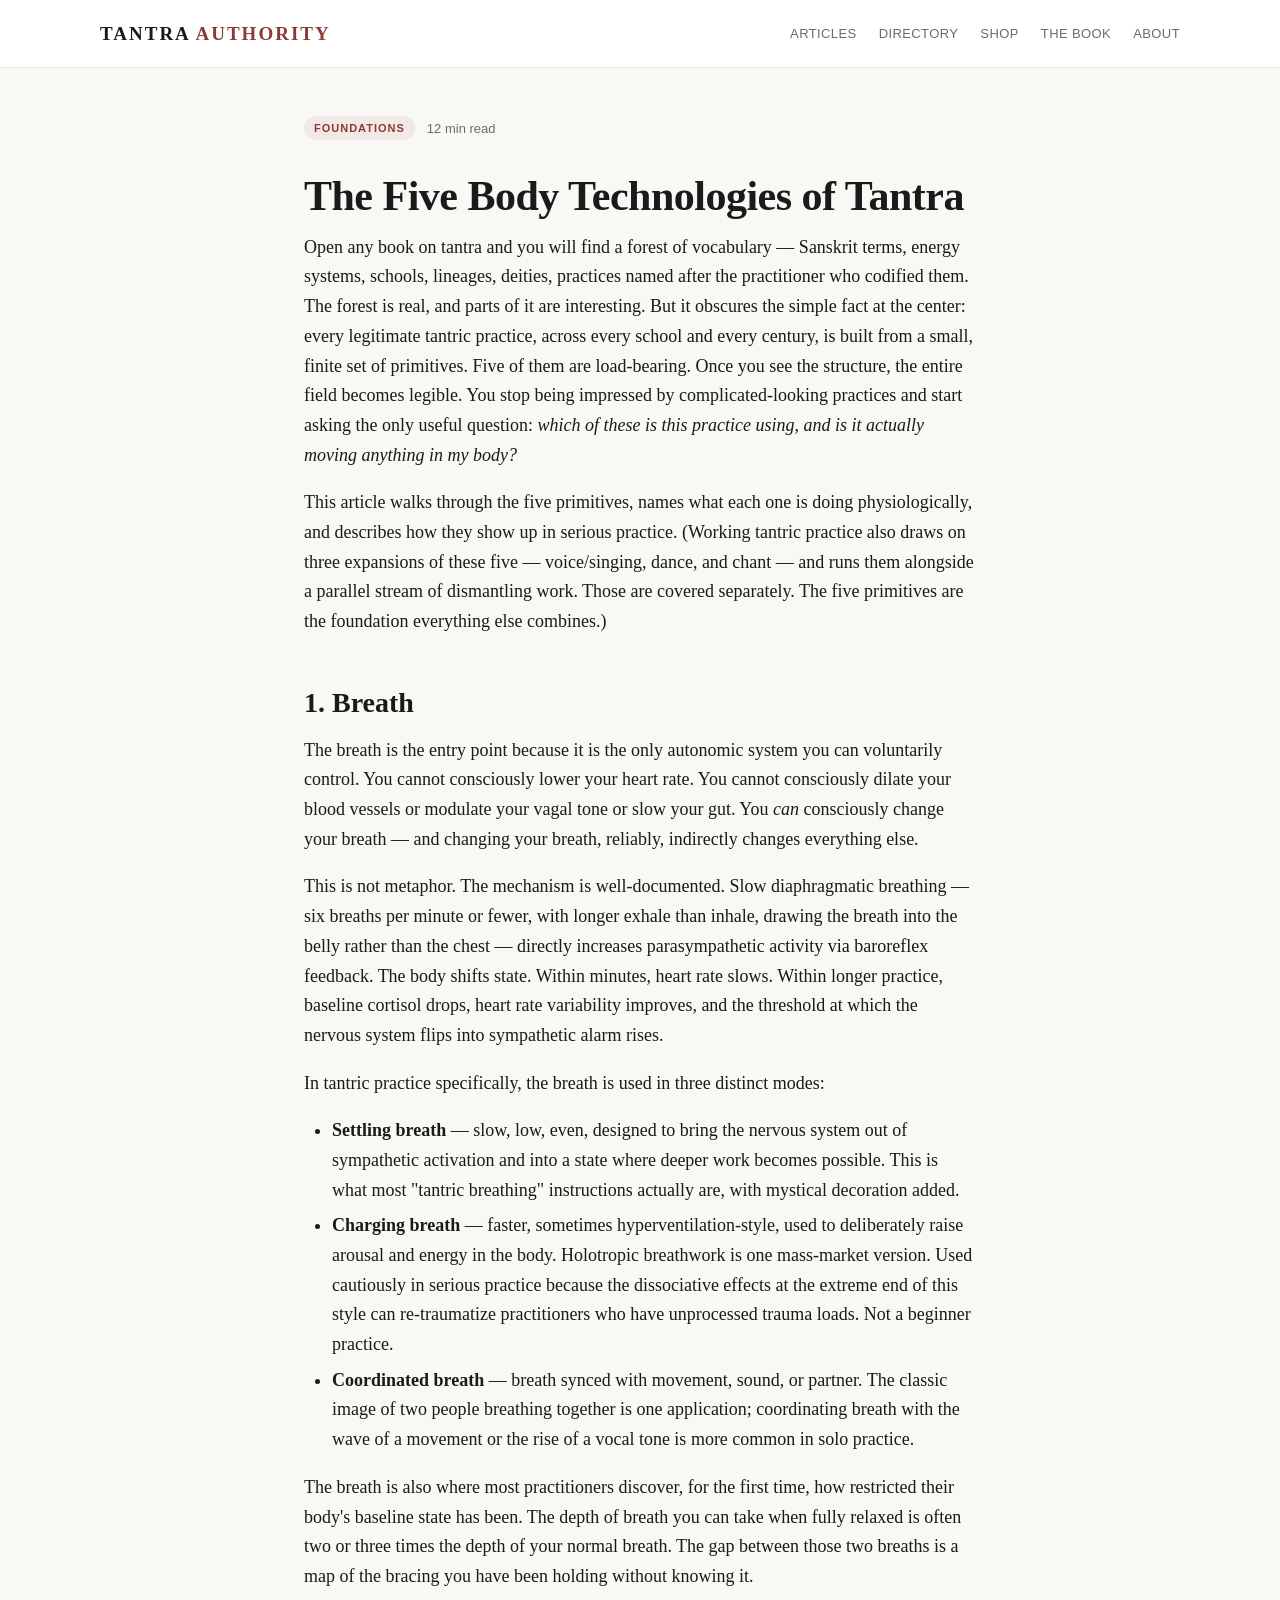
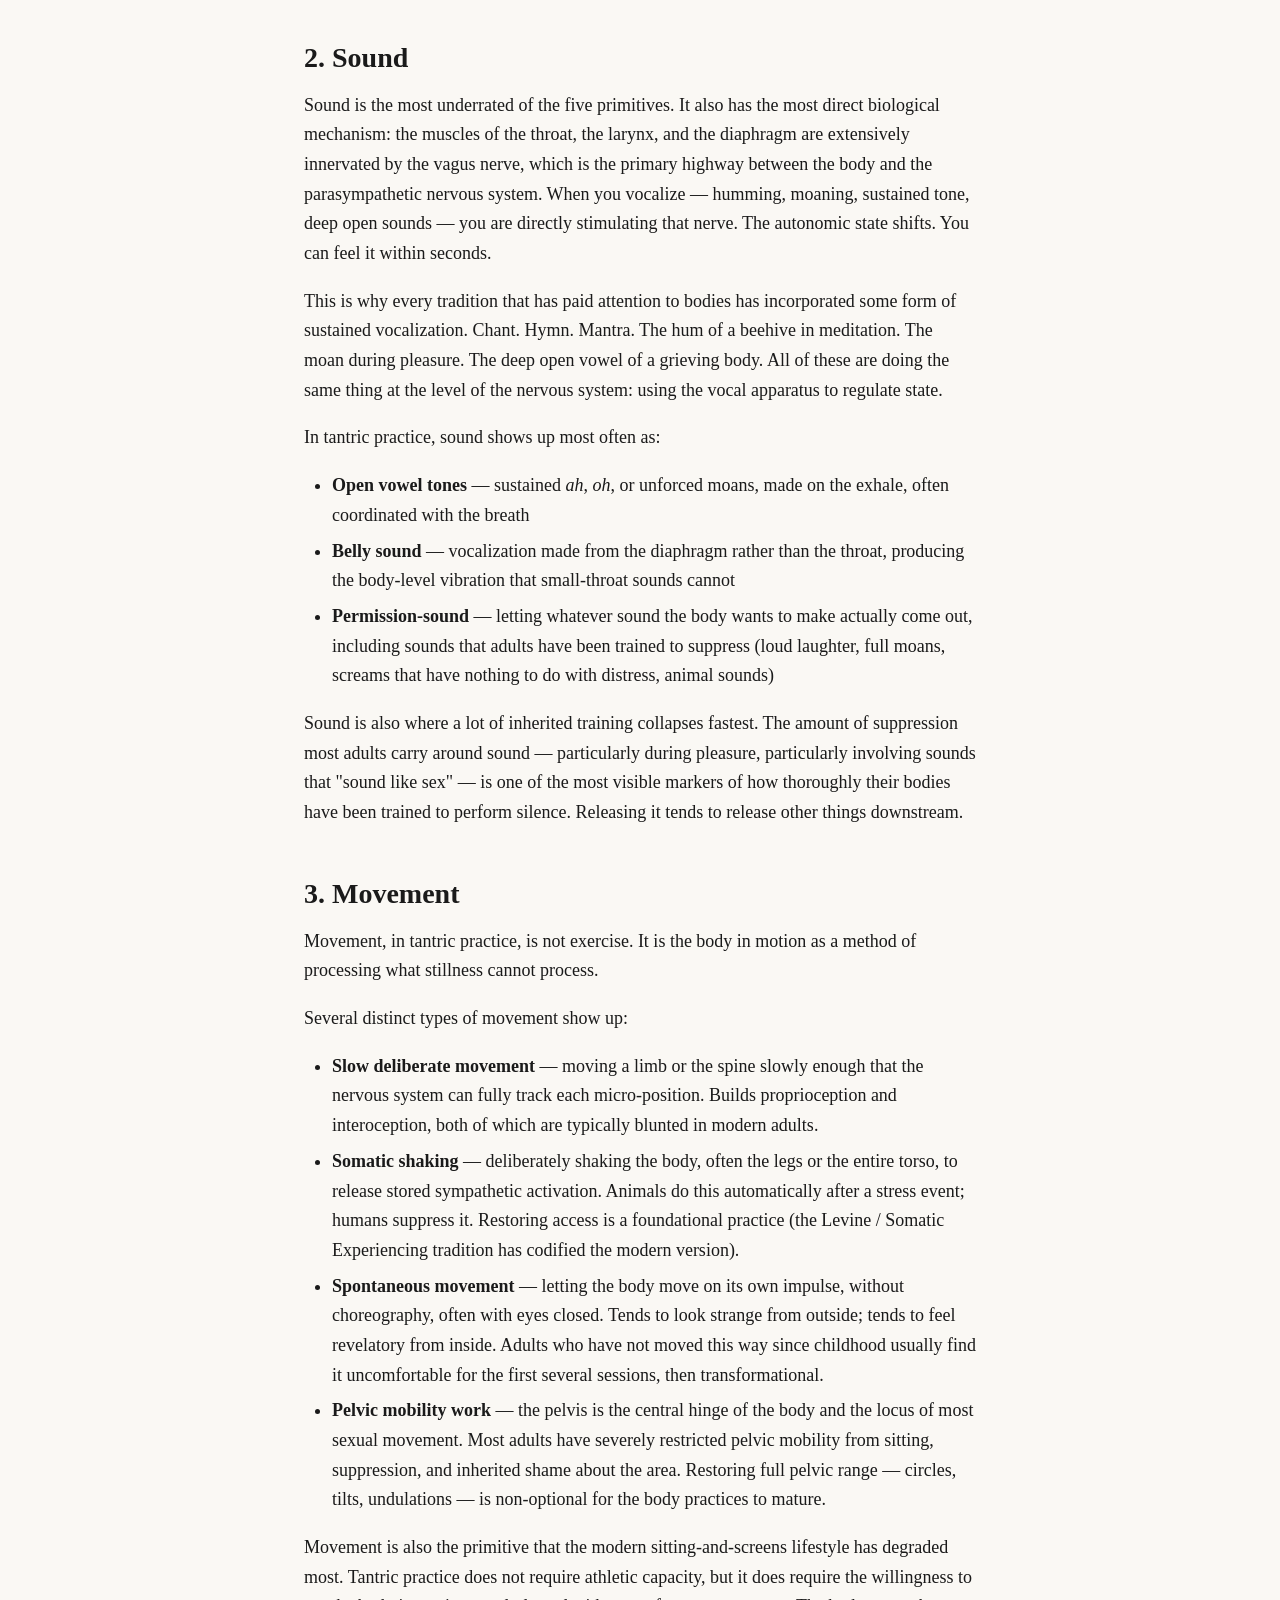
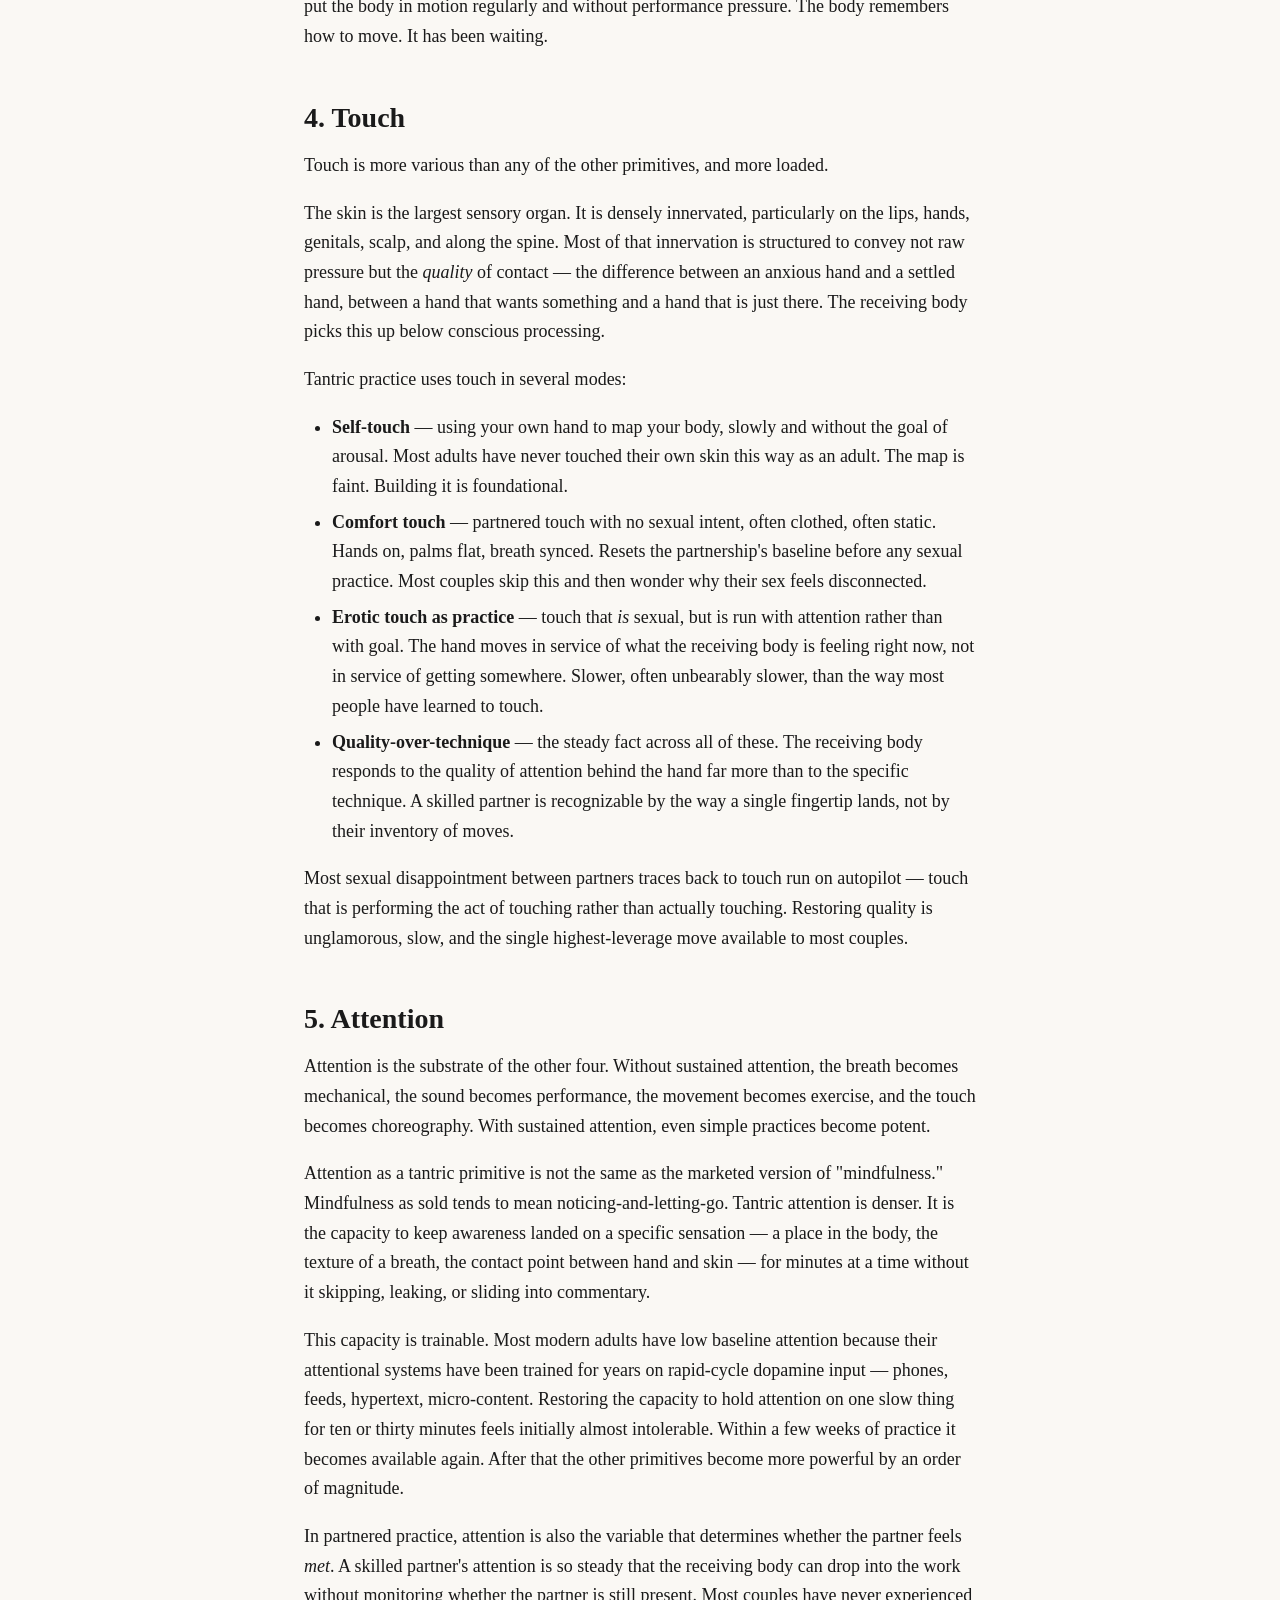
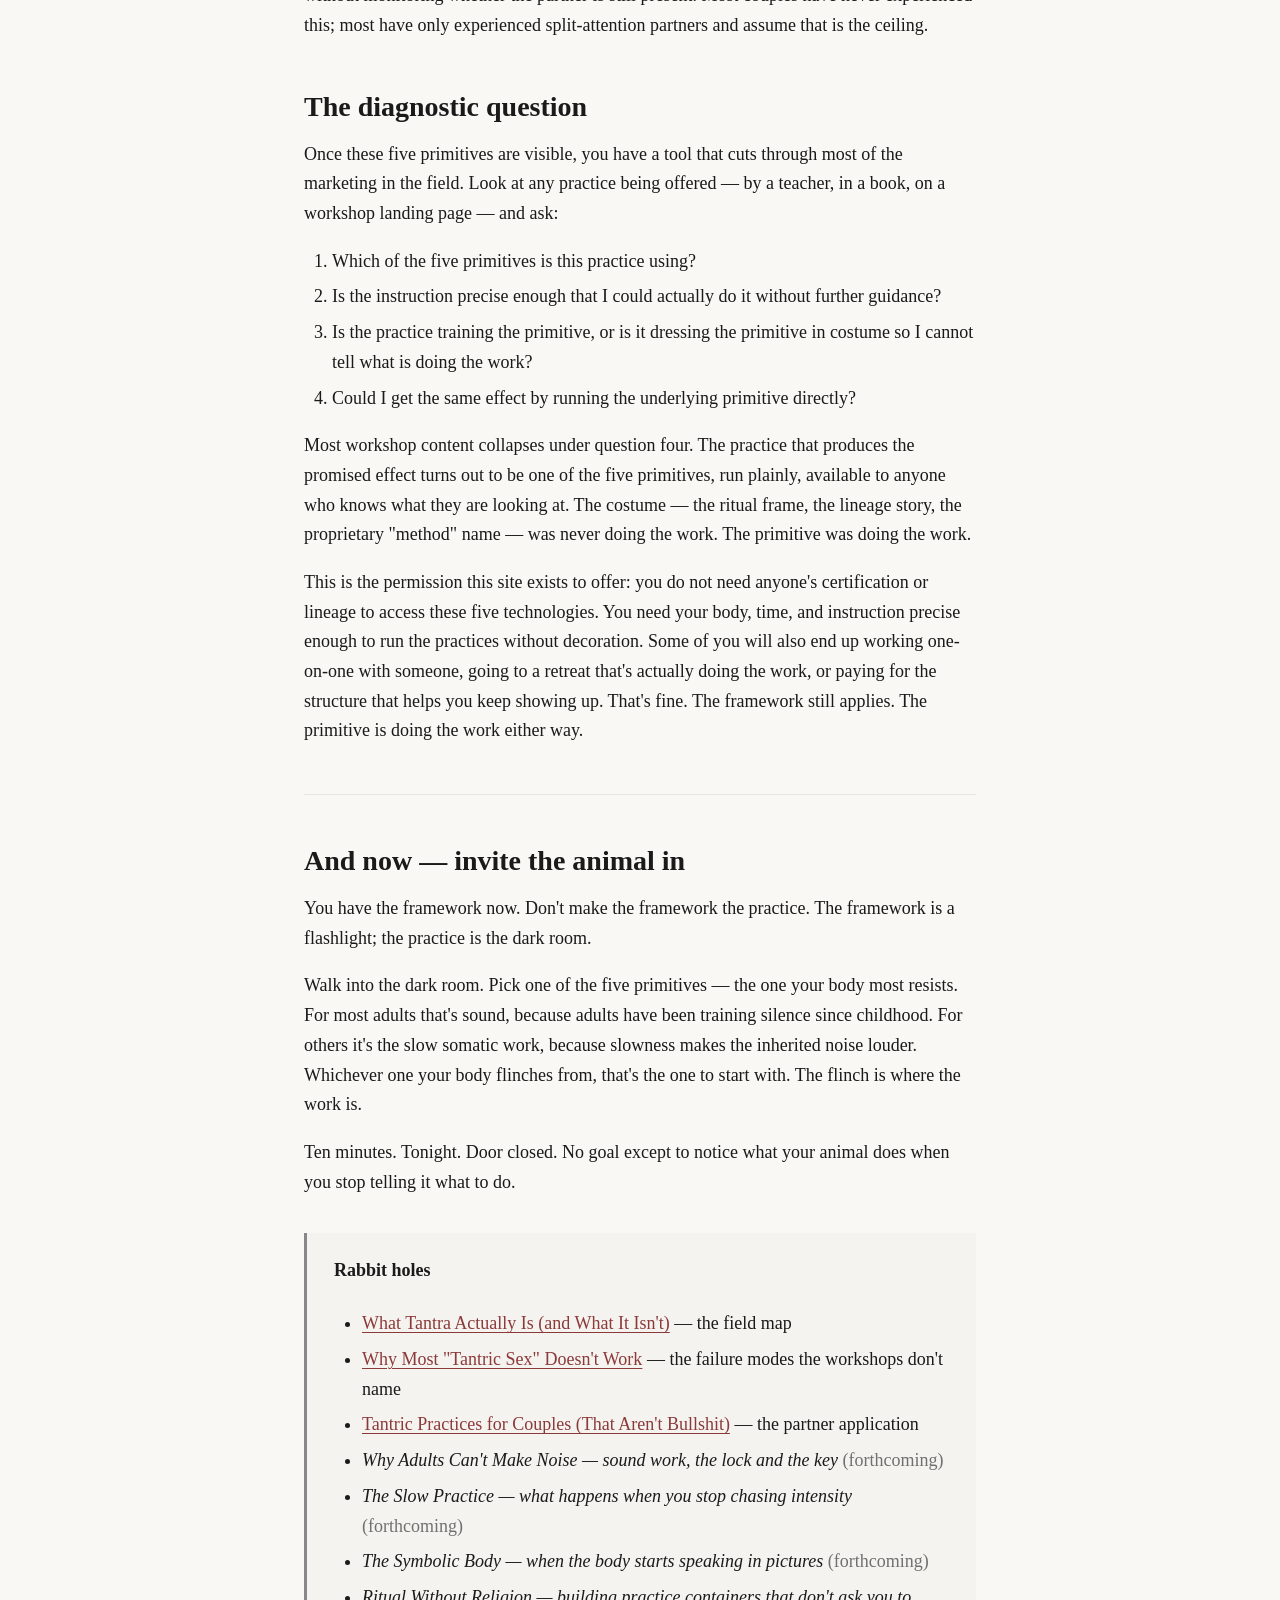
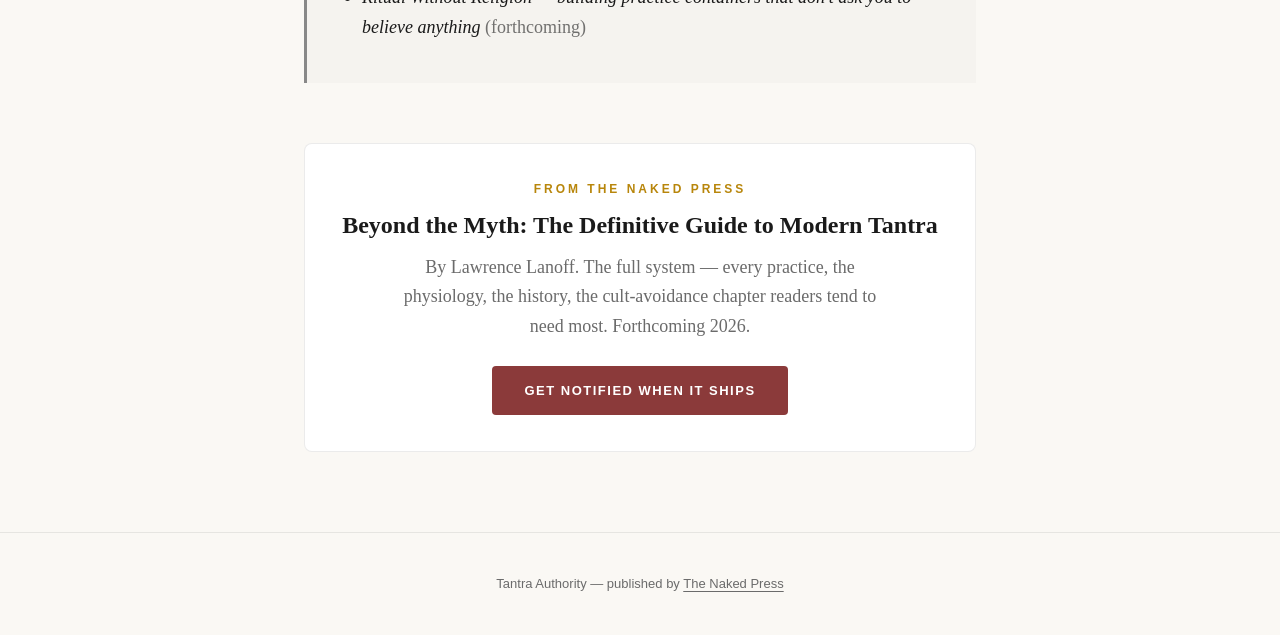
<file: articles/five-body-technologies.html>
<!DOCTYPE html>
<html lang="en">
<head>
<meta charset="UTF-8">
<meta name="viewport" content="width=device-width, initial-scale=1.0">
<title>The Five Body Technologies of Tantra — Tantra Authority</title>
<meta name="description" content="Breath. Sound. Movement. Touch. Attention. Every legitimate tantric practice is built from these five primitives in different combinations. Once you see the structure, the whole field becomes legible.">
<meta name="author" content="Lawrence Lanoff">
<link rel="stylesheet" href="../styles.css">
<link rel="icon" href="data:image/svg+xml,<svg xmlns='http://www.w3.org/2000/svg' viewBox='0 0 100 100'><text y='.9em' font-size='90'>○</text></svg>">
<script type="application/ld+json">
{
  "@context": "https://schema.org",
  "@type": "Article",
  "headline": "The Five Body Technologies of Tantra \u2014 Tantra Authority",
  "description": "Breath. Sound. Movement. Touch. Attention. Every legitimate tantric practice is built from these five primitives in different combinations. Once you see the structure, the whole field becomes legible.",
  "author": {
    "@type": "Person",
    "name": "Lawrence Lanoff",
    "url": "https://lawrencelanoff.com",
    "sameAs": [
      "https://lawrenceenergy.substack.com",
      "https://lawrencetheenergymaster.com"
    ],
    "jobTitle": "Teacher, Author, Founder of The Naked Press",
    "description": "Thirty-year teacher in modern Tantra, consciousness, and embodied practice. Author of the Beyond the Myth book series."
  },
  "publisher": {
    "@type": "Organization",
    "name": "Modern Enlightenment Authority",
    "url": "https://modern-enlightenment-authority.com/"
  },
  "datePublished": "2026-05-19",
  "dateModified": "2026-05-19",
  "mainEntityOfPage": {
    "@type": "WebPage",
    "@id": "https://modern-enlightenment-authority.com/articles/five-body-technologies.html"
  },
  "url": "https://modern-enlightenment-authority.com/articles/five-body-technologies.html",
  "inLanguage": "en-US",
  "isAccessibleForFree": true,
  "articleSection": "Enlightenment"
}
</script>
<script type="application/ld+json">
{
  "@context": "https://schema.org",
  "@type": "BreadcrumbList",
  "itemListElement": [
    {
      "@type": "ListItem",
      "position": 1,
      "name": "Home",
      "item": "https://modern-enlightenment-authority.com/"
    },
    {
      "@type": "ListItem",
      "position": 2,
      "name": "Articles",
      "item": "https://modern-enlightenment-authority.com/#articles"
    },
    {
      "@type": "ListItem",
      "position": 3,
      "name": "The Five Body Technologies of Tantra \u2014 Tantra Authority",
      "item": "https://modern-enlightenment-authority.com/articles/five-body-technologies.html"
    }
  ]
}
</script>
</head>
<body>

<header class="site-header">
  <div class="site-header-inner">
    <a href="../index.html" class="site-logo">TANTRA <span>AUTHORITY</span></a>
    <nav class="site-nav">
      <a href="../index.html">Articles</a>
      <a href="../directory.html">Directory</a>
      <a href="../shop.html">Shop</a>
      <a href="../book.html">The Book</a>
      <a href="../about.html">About</a>
    </nav>
  </div>
</header>

<main>

  <div class="article-meta">
    <span class="pill">Foundations</span>
    <span>12 min read</span>
  </div>

  <h1>The Five Body Technologies of Tantra</h1>

  <p>Open any book on tantra and you will find a forest of vocabulary — Sanskrit terms, energy systems, schools, lineages, deities, practices named after the practitioner who codified them. The forest is real, and parts of it are interesting. But it obscures the simple fact at the center: every legitimate tantric practice, across every school and every century, is built from a small, finite set of primitives. Five of them are load-bearing. Once you see the structure, the entire field becomes legible. You stop being impressed by complicated-looking practices and start asking the only useful question: <em>which of these is this practice using, and is it actually moving anything in my body?</em></p>

  <p>This article walks through the five primitives, names what each one is doing physiologically, and describes how they show up in serious practice. (Working tantric practice also draws on three expansions of these five — voice/singing, dance, and chant — and runs them alongside a parallel stream of dismantling work. Those are covered separately. The five primitives are the foundation everything else combines.)</p>

  <h2>1. Breath</h2>

  <p>The breath is the entry point because it is the only autonomic system you can voluntarily control. You cannot consciously lower your heart rate. You cannot consciously dilate your blood vessels or modulate your vagal tone or slow your gut. You <em>can</em> consciously change your breath — and changing your breath, reliably, indirectly changes everything else.</p>

  <p>This is not metaphor. The mechanism is well-documented. Slow diaphragmatic breathing — six breaths per minute or fewer, with longer exhale than inhale, drawing the breath into the belly rather than the chest — directly increases parasympathetic activity via baroreflex feedback. The body shifts state. Within minutes, heart rate slows. Within longer practice, baseline cortisol drops, heart rate variability improves, and the threshold at which the nervous system flips into sympathetic alarm rises.</p>

  <p>In tantric practice specifically, the breath is used in three distinct modes:</p>

  <ul>
    <li><strong>Settling breath</strong> — slow, low, even, designed to bring the nervous system out of sympathetic activation and into a state where deeper work becomes possible. This is what most "tantric breathing" instructions actually are, with mystical decoration added.</li>
    <li><strong>Charging breath</strong> — faster, sometimes hyperventilation-style, used to deliberately raise arousal and energy in the body. Holotropic breathwork is one mass-market version. Used cautiously in serious practice because the dissociative effects at the extreme end of this style can re-traumatize practitioners who have unprocessed trauma loads. Not a beginner practice.</li>
    <li><strong>Coordinated breath</strong> — breath synced with movement, sound, or partner. The classic image of two people breathing together is one application; coordinating breath with the wave of a movement or the rise of a vocal tone is more common in solo practice.</li>
  </ul>

  <p>The breath is also where most practitioners discover, for the first time, how restricted their body's baseline state has been. The depth of breath you can take when fully relaxed is often two or three times the depth of your normal breath. The gap between those two breaths is a map of the bracing you have been holding without knowing it.</p>

  <h2>2. Sound</h2>

  <p>Sound is the most underrated of the five primitives. It also has the most direct biological mechanism: the muscles of the throat, the larynx, and the diaphragm are extensively innervated by the vagus nerve, which is the primary highway between the body and the parasympathetic nervous system. When you vocalize — humming, moaning, sustained tone, deep open sounds — you are directly stimulating that nerve. The autonomic state shifts. You can feel it within seconds.</p>

  <p>This is why every tradition that has paid attention to bodies has incorporated some form of sustained vocalization. Chant. Hymn. Mantra. The hum of a beehive in meditation. The moan during pleasure. The deep open vowel of a grieving body. All of these are doing the same thing at the level of the nervous system: using the vocal apparatus to regulate state.</p>

  <p>In tantric practice, sound shows up most often as:</p>

  <ul>
    <li><strong>Open vowel tones</strong> — sustained <em>ah</em>, <em>oh</em>, or unforced moans, made on the exhale, often coordinated with the breath</li>
    <li><strong>Belly sound</strong> — vocalization made from the diaphragm rather than the throat, producing the body-level vibration that small-throat sounds cannot</li>
    <li><strong>Permission-sound</strong> — letting whatever sound the body wants to make actually come out, including sounds that adults have been trained to suppress (loud laughter, full moans, screams that have nothing to do with distress, animal sounds)</li>
  </ul>

  <p>Sound is also where a lot of inherited training collapses fastest. The amount of suppression most adults carry around sound — particularly during pleasure, particularly involving sounds that "sound like sex" — is one of the most visible markers of how thoroughly their bodies have been trained to perform silence. Releasing it tends to release other things downstream.</p>

  <h2>3. Movement</h2>

  <p>Movement, in tantric practice, is not exercise. It is the body in motion as a method of processing what stillness cannot process.</p>

  <p>Several distinct types of movement show up:</p>

  <ul>
    <li><strong>Slow deliberate movement</strong> — moving a limb or the spine slowly enough that the nervous system can fully track each micro-position. Builds proprioception and interoception, both of which are typically blunted in modern adults.</li>
    <li><strong>Somatic shaking</strong> — deliberately shaking the body, often the legs or the entire torso, to release stored sympathetic activation. Animals do this automatically after a stress event; humans suppress it. Restoring access is a foundational practice (the Levine / Somatic Experiencing tradition has codified the modern version).</li>
    <li><strong>Spontaneous movement</strong> — letting the body move on its own impulse, without choreography, often with eyes closed. Tends to look strange from outside; tends to feel revelatory from inside. Adults who have not moved this way since childhood usually find it uncomfortable for the first several sessions, then transformational.</li>
    <li><strong>Pelvic mobility work</strong> — the pelvis is the central hinge of the body and the locus of most sexual movement. Most adults have severely restricted pelvic mobility from sitting, suppression, and inherited shame about the area. Restoring full pelvic range — circles, tilts, undulations — is non-optional for the body practices to mature.</li>
  </ul>

  <p>Movement is also the primitive that the modern sitting-and-screens lifestyle has degraded most. Tantric practice does not require athletic capacity, but it does require the willingness to put the body in motion regularly and without performance pressure. The body remembers how to move. It has been waiting.</p>

  <h2>4. Touch</h2>

  <p>Touch is more various than any of the other primitives, and more loaded.</p>

  <p>The skin is the largest sensory organ. It is densely innervated, particularly on the lips, hands, genitals, scalp, and along the spine. Most of that innervation is structured to convey not raw pressure but the <em>quality</em> of contact — the difference between an anxious hand and a settled hand, between a hand that wants something and a hand that is just there. The receiving body picks this up below conscious processing.</p>

  <p>Tantric practice uses touch in several modes:</p>

  <ul>
    <li><strong>Self-touch</strong> — using your own hand to map your body, slowly and without the goal of arousal. Most adults have never touched their own skin this way as an adult. The map is faint. Building it is foundational.</li>
    <li><strong>Comfort touch</strong> — partnered touch with no sexual intent, often clothed, often static. Hands on, palms flat, breath synced. Resets the partnership's baseline before any sexual practice. Most couples skip this and then wonder why their sex feels disconnected.</li>
    <li><strong>Erotic touch as practice</strong> — touch that <em>is</em> sexual, but is run with attention rather than with goal. The hand moves in service of what the receiving body is feeling right now, not in service of getting somewhere. Slower, often unbearably slower, than the way most people have learned to touch.</li>
    <li><strong>Quality-over-technique</strong> — the steady fact across all of these. The receiving body responds to the quality of attention behind the hand far more than to the specific technique. A skilled partner is recognizable by the way a single fingertip lands, not by their inventory of moves.</li>
  </ul>

  <p>Most sexual disappointment between partners traces back to touch run on autopilot — touch that is performing the act of touching rather than actually touching. Restoring quality is unglamorous, slow, and the single highest-leverage move available to most couples.</p>

  <h2>5. Attention</h2>

  <p>Attention is the substrate of the other four. Without sustained attention, the breath becomes mechanical, the sound becomes performance, the movement becomes exercise, and the touch becomes choreography. With sustained attention, even simple practices become potent.</p>

  <p>Attention as a tantric primitive is not the same as the marketed version of "mindfulness." Mindfulness as sold tends to mean noticing-and-letting-go. Tantric attention is denser. It is the capacity to keep awareness landed on a specific sensation — a place in the body, the texture of a breath, the contact point between hand and skin — for minutes at a time without it skipping, leaking, or sliding into commentary.</p>

  <p>This capacity is trainable. Most modern adults have low baseline attention because their attentional systems have been trained for years on rapid-cycle dopamine input — phones, feeds, hypertext, micro-content. Restoring the capacity to hold attention on one slow thing for ten or thirty minutes feels initially almost intolerable. Within a few weeks of practice it becomes available again. After that the other primitives become more powerful by an order of magnitude.</p>

  <p>In partnered practice, attention is also the variable that determines whether the partner feels <em>met</em>. A skilled partner's attention is so steady that the receiving body can drop into the work without monitoring whether the partner is still present. Most couples have never experienced this; most have only experienced split-attention partners and assume that is the ceiling.</p>

  <h2>The diagnostic question</h2>

  <p>Once these five primitives are visible, you have a tool that cuts through most of the marketing in the field. Look at any practice being offered — by a teacher, in a book, on a workshop landing page — and ask:</p>

  <ol>
    <li>Which of the five primitives is this practice using?</li>
    <li>Is the instruction precise enough that I could actually do it without further guidance?</li>
    <li>Is the practice training the primitive, or is it dressing the primitive in costume so I cannot tell what is doing the work?</li>
    <li>Could I get the same effect by running the underlying primitive directly?</li>
  </ol>

  <p>Most workshop content collapses under question four. The practice that produces the promised effect turns out to be one of the five primitives, run plainly, available to anyone who knows what they are looking at. The costume — the ritual frame, the lineage story, the proprietary "method" name — was never doing the work. The primitive was doing the work.</p>

  <p>This is the permission this site exists to offer: you do not need anyone's certification or lineage to access these five technologies. You need your body, time, and instruction precise enough to run the practices without decoration. Some of you will also end up working one-on-one with someone, going to a retreat that's actually doing the work, or paying for the structure that helps you keep showing up. That's fine. The framework still applies. The primitive is doing the work either way.</p>

  <hr>

  <h2>And now — invite the animal in</h2>

  <p>You have the framework now. Don't make the framework the practice. The framework is a flashlight; the practice is the dark room.</p>

  <p>Walk into the dark room. Pick one of the five primitives — the one your body most resists. For most adults that's sound, because adults have been training silence since childhood. For others it's the slow somatic work, because slowness makes the inherited noise louder. Whichever one your body flinches from, that's the one to start with. The flinch is where the work is.</p>

  <p>Ten minutes. Tonight. Door closed. No goal except to notice what your animal does when you stop telling it what to do.</p>

  <div class="rabbit-holes" style="margin: 2em 0; padding: 1.25em 1.5em; border-left: 3px solid #888; background: rgba(0,0,0,0.02);">
    <h4 style="margin-top: 0;">Rabbit holes</h4>
    <ul>
      <li><a href="../articles/what-tantra-actually-is.html">What Tantra Actually Is (and What It Isn't)</a> — the field map</li>
      <li><a href="../articles/why-most-tantric-sex-doesnt-work.html">Why Most "Tantric Sex" Doesn't Work</a> — the failure modes the workshops don't name</li>
      <li><a href="../articles/tantric-practices-for-couples.html">Tantric Practices for Couples (That Aren't Bullshit)</a> — the partner application</li>
      <li><em>Why Adults Can't Make Noise — sound work, the lock and the key</em> <span style="opacity:0.6;">(forthcoming)</span></li>
      <li><em>The Slow Practice — what happens when you stop chasing intensity</em> <span style="opacity:0.6;">(forthcoming)</span></li>
      <li><em>The Symbolic Body — when the body starts speaking in pictures</em> <span style="opacity:0.6;">(forthcoming)</span></li>
      <li><em>Ritual Without Religion — building practice containers that don't ask you to believe anything</em> <span style="opacity:0.6;">(forthcoming)</span></li>
    </ul>
  </div>

  <div class="cta-card">
    <div class="eyebrow">From The Naked Press</div>
    <h3>Beyond the Myth: The Definitive Guide to Modern Tantra</h3>
    <p>By Lawrence Lanoff. The full system — every practice, the physiology, the history, the cult-avoidance chapter readers tend to need most. Forthcoming 2026.</p>
    <a href="../book.html" class="cta-button">Get notified when it ships</a>
  </div>

</main>

<footer class="site-footer">
  <div>Tantra Authority — published by <a href="https://thenaked.press">The Naked Press</a></div>
</footer>

</body>
</html>
</file>
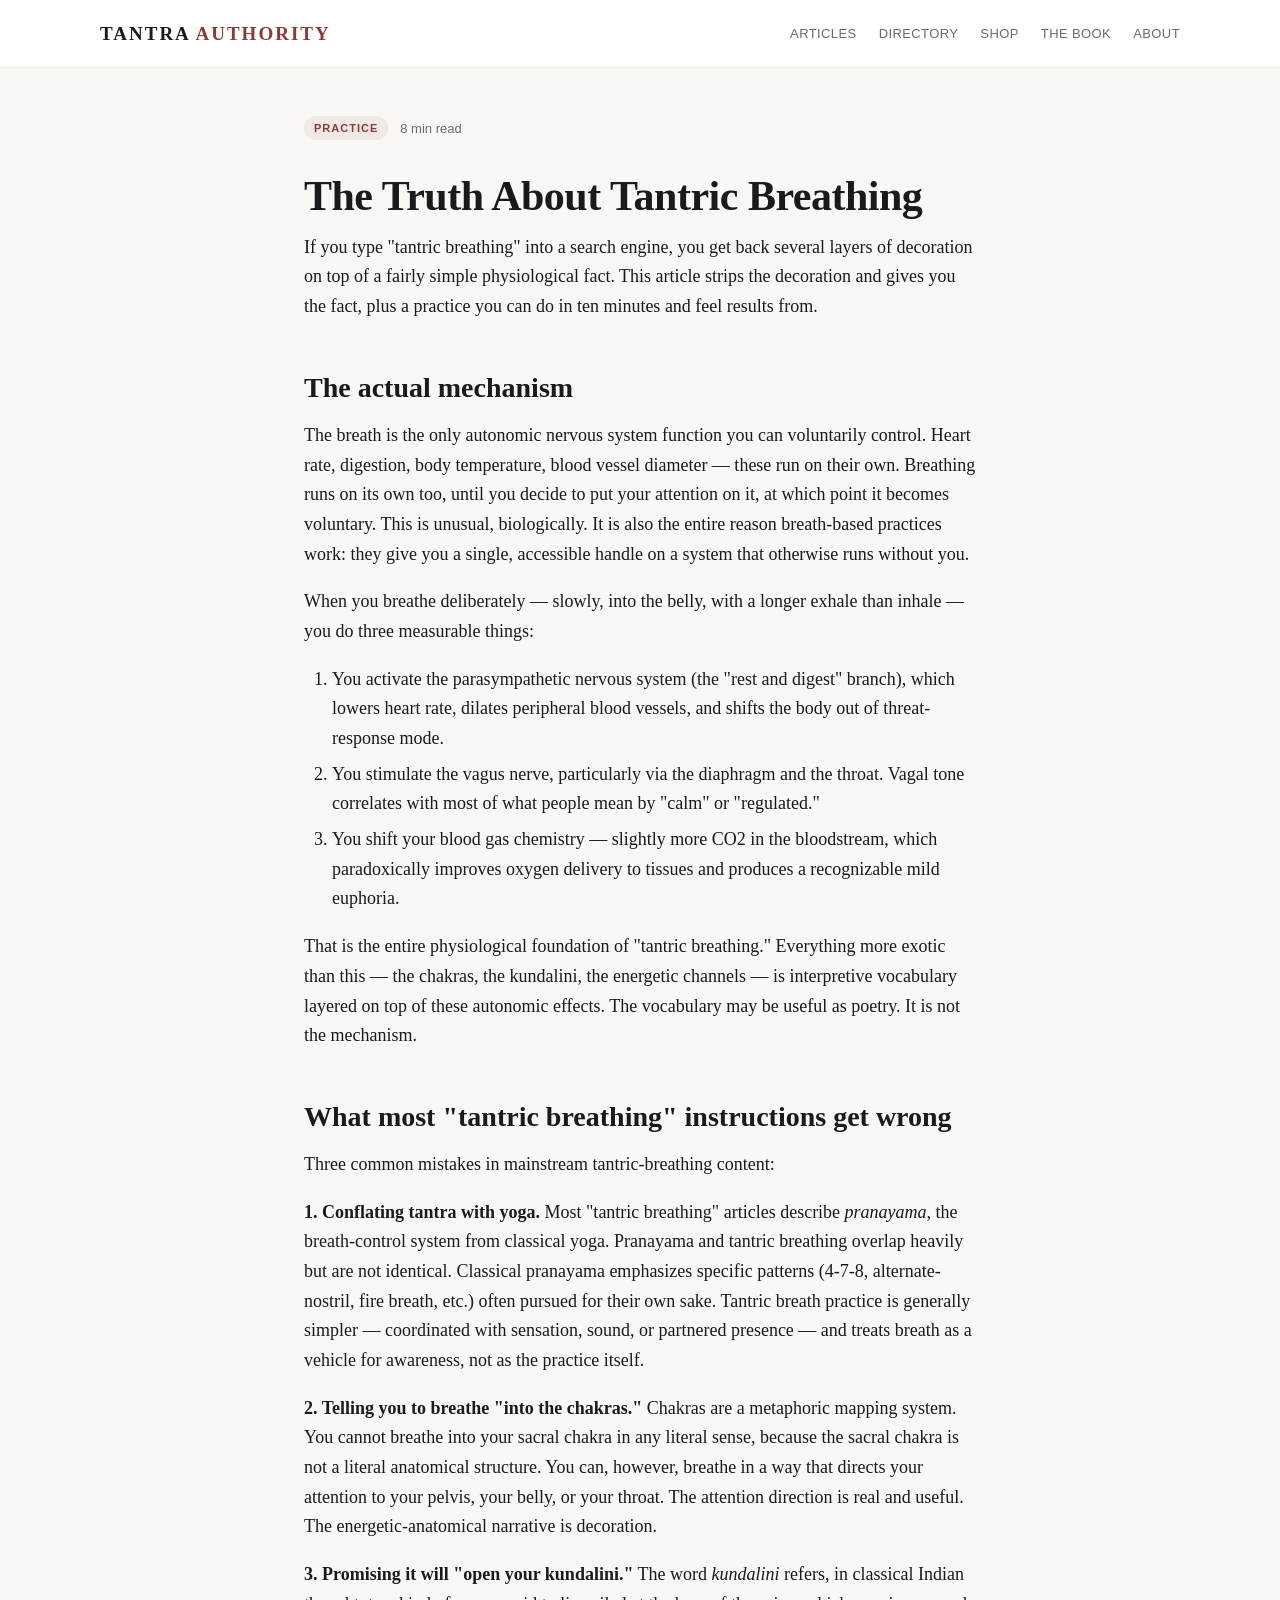
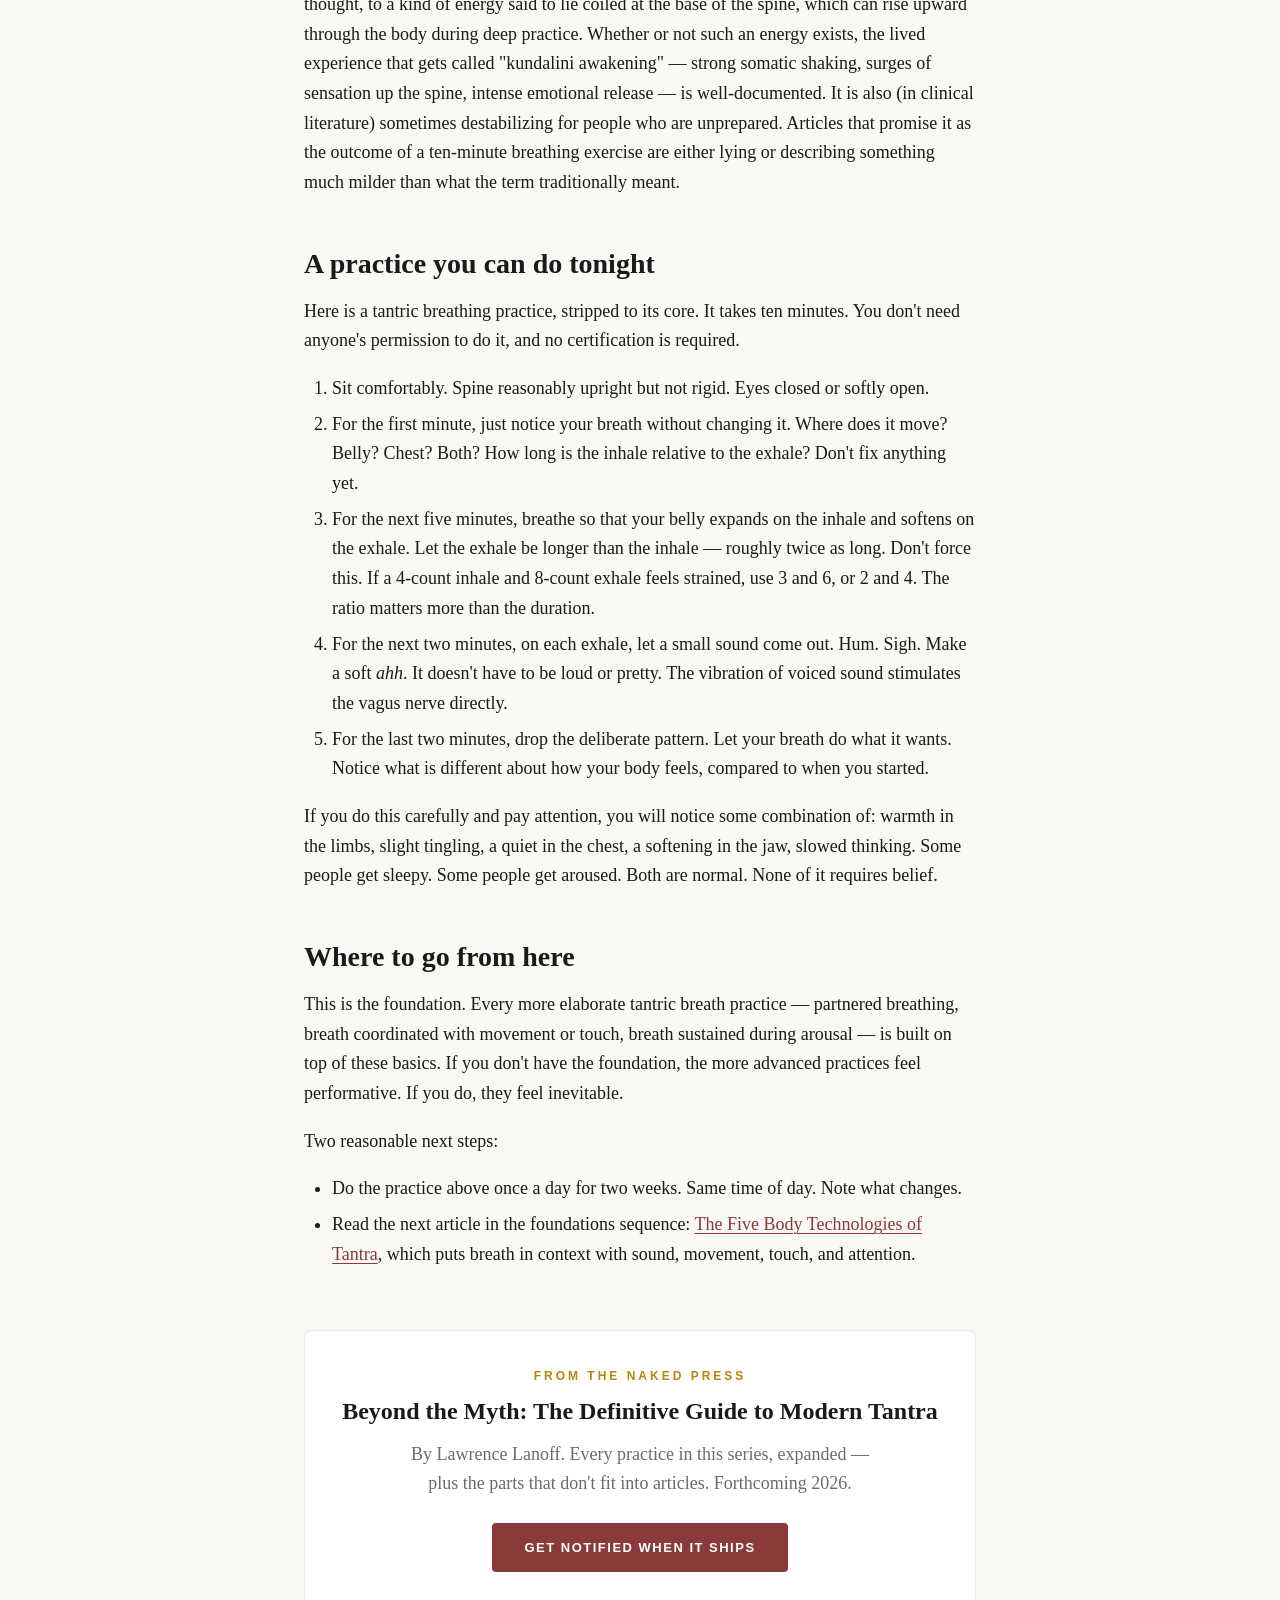
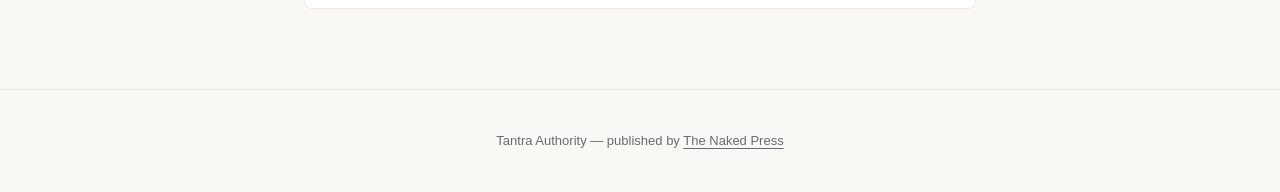
<file: articles/tantric-breathing-truth.html>
<!DOCTYPE html>
<html lang="en">
<head>
<meta charset="UTF-8">
<meta name="viewport" content="width=device-width, initial-scale=1.0">
<title>The Truth About Tantric Breathing — Tantra Authority</title>
<meta name="description" content="Most 'tantric breathing' advice is repackaged yoga with mystical decoration. The actual mechanism is simpler and grounded in autonomic nervous system physiology you can verify in your own body in ten minutes.">
<meta name="author" content="Lawrence Lanoff">
<link rel="stylesheet" href="../styles.css">
<link rel="icon" href="data:image/svg+xml,<svg xmlns='http://www.w3.org/2000/svg' viewBox='0 0 100 100'><text y='.9em' font-size='90'>○</text></svg>">
<script type="application/ld+json">
{
  "@context": "https://schema.org",
  "@type": "Article",
  "headline": "The Truth About Tantric Breathing \u2014 Tantra Authority",
  "description": "Most",
  "author": {
    "@type": "Person",
    "name": "Lawrence Lanoff",
    "url": "https://lawrencelanoff.com",
    "sameAs": [
      "https://lawrenceenergy.substack.com",
      "https://lawrencetheenergymaster.com"
    ],
    "jobTitle": "Teacher, Author, Founder of The Naked Press",
    "description": "Thirty-year teacher in modern Tantra, consciousness, and embodied practice. Author of the Beyond the Myth book series."
  },
  "publisher": {
    "@type": "Organization",
    "name": "Modern Enlightenment Authority",
    "url": "https://modern-enlightenment-authority.com/"
  },
  "datePublished": "2026-05-19",
  "dateModified": "2026-05-19",
  "mainEntityOfPage": {
    "@type": "WebPage",
    "@id": "https://modern-enlightenment-authority.com/articles/tantric-breathing-truth.html"
  },
  "url": "https://modern-enlightenment-authority.com/articles/tantric-breathing-truth.html",
  "inLanguage": "en-US",
  "isAccessibleForFree": true,
  "articleSection": "Enlightenment"
}
</script>
<script type="application/ld+json">
{
  "@context": "https://schema.org",
  "@type": "BreadcrumbList",
  "itemListElement": [
    {
      "@type": "ListItem",
      "position": 1,
      "name": "Home",
      "item": "https://modern-enlightenment-authority.com/"
    },
    {
      "@type": "ListItem",
      "position": 2,
      "name": "Articles",
      "item": "https://modern-enlightenment-authority.com/#articles"
    },
    {
      "@type": "ListItem",
      "position": 3,
      "name": "The Truth About Tantric Breathing \u2014 Tantra Authority",
      "item": "https://modern-enlightenment-authority.com/articles/tantric-breathing-truth.html"
    }
  ]
}
</script>
</head>
<body>

<header class="site-header">
  <div class="site-header-inner">
    <a href="../index.html" class="site-logo">TANTRA <span>AUTHORITY</span></a>
    <nav class="site-nav">
      <a href="../index.html">Articles</a>
      <a href="../directory.html">Directory</a>
      <a href="../shop.html">Shop</a>
      <a href="../book.html">The Book</a>
      <a href="../about.html">About</a>
    </nav>
  </div>
</header>

<main>

  <div class="article-meta">
    <span class="pill">Practice</span>
    <span>8 min read</span>
  </div>

  <h1>The Truth About Tantric Breathing</h1>

  <p>If you type "tantric breathing" into a search engine, you get back several layers of decoration on top of a fairly simple physiological fact. This article strips the decoration and gives you the fact, plus a practice you can do in ten minutes and feel results from.</p>

  <h2>The actual mechanism</h2>

  <p>The breath is the only autonomic nervous system function you can voluntarily control. Heart rate, digestion, body temperature, blood vessel diameter — these run on their own. Breathing runs on its own too, until you decide to put your attention on it, at which point it becomes voluntary. This is unusual, biologically. It is also the entire reason breath-based practices work: they give you a single, accessible handle on a system that otherwise runs without you.</p>

  <p>When you breathe deliberately — slowly, into the belly, with a longer exhale than inhale — you do three measurable things:</p>

  <ol>
    <li>You activate the parasympathetic nervous system (the "rest and digest" branch), which lowers heart rate, dilates peripheral blood vessels, and shifts the body out of threat-response mode.</li>
    <li>You stimulate the vagus nerve, particularly via the diaphragm and the throat. Vagal tone correlates with most of what people mean by "calm" or "regulated."</li>
    <li>You shift your blood gas chemistry — slightly more CO2 in the bloodstream, which paradoxically improves oxygen delivery to tissues and produces a recognizable mild euphoria.</li>
  </ol>

  <p>That is the entire physiological foundation of "tantric breathing." Everything more exotic than this — the chakras, the kundalini, the energetic channels — is interpretive vocabulary layered on top of these autonomic effects. The vocabulary may be useful as poetry. It is not the mechanism.</p>

  <h2>What most "tantric breathing" instructions get wrong</h2>

  <p>Three common mistakes in mainstream tantric-breathing content:</p>

  <p><strong>1. Conflating tantra with yoga.</strong> Most "tantric breathing" articles describe <em>pranayama</em>, the breath-control system from classical yoga. Pranayama and tantric breathing overlap heavily but are not identical. Classical pranayama emphasizes specific patterns (4-7-8, alternate-nostril, fire breath, etc.) often pursued for their own sake. Tantric breath practice is generally simpler — coordinated with sensation, sound, or partnered presence — and treats breath as a vehicle for awareness, not as the practice itself.</p>

  <p><strong>2. Telling you to breathe "into the chakras."</strong> Chakras are a metaphoric mapping system. You cannot breathe into your sacral chakra in any literal sense, because the sacral chakra is not a literal anatomical structure. You can, however, breathe in a way that directs your attention to your pelvis, your belly, or your throat. The attention direction is real and useful. The energetic-anatomical narrative is decoration.</p>

  <p><strong>3. Promising it will "open your kundalini."</strong> The word <em>kundalini</em> refers, in classical Indian thought, to a kind of energy said to lie coiled at the base of the spine, which can rise upward through the body during deep practice. Whether or not such an energy exists, the lived experience that gets called "kundalini awakening" — strong somatic shaking, surges of sensation up the spine, intense emotional release — is well-documented. It is also (in clinical literature) sometimes destabilizing for people who are unprepared. Articles that promise it as the outcome of a ten-minute breathing exercise are either lying or describing something much milder than what the term traditionally meant.</p>

  <h2>A practice you can do tonight</h2>

  <p>Here is a tantric breathing practice, stripped to its core. It takes ten minutes. You don't need anyone's permission to do it, and no certification is required.</p>

  <ol>
    <li>Sit comfortably. Spine reasonably upright but not rigid. Eyes closed or softly open.</li>
    <li>For the first minute, just notice your breath without changing it. Where does it move? Belly? Chest? Both? How long is the inhale relative to the exhale? Don't fix anything yet.</li>
    <li>For the next five minutes, breathe so that your belly expands on the inhale and softens on the exhale. Let the exhale be longer than the inhale — roughly twice as long. Don't force this. If a 4-count inhale and 8-count exhale feels strained, use 3 and 6, or 2 and 4. The ratio matters more than the duration.</li>
    <li>For the next two minutes, on each exhale, let a small sound come out. Hum. Sigh. Make a soft <em>ahh</em>. It doesn't have to be loud or pretty. The vibration of voiced sound stimulates the vagus nerve directly.</li>
    <li>For the last two minutes, drop the deliberate pattern. Let your breath do what it wants. Notice what is different about how your body feels, compared to when you started.</li>
  </ol>

  <p>If you do this carefully and pay attention, you will notice some combination of: warmth in the limbs, slight tingling, a quiet in the chest, a softening in the jaw, slowed thinking. Some people get sleepy. Some people get aroused. Both are normal. None of it requires belief.</p>

  <h2>Where to go from here</h2>

  <p>This is the foundation. Every more elaborate tantric breath practice — partnered breathing, breath coordinated with movement or touch, breath sustained during arousal — is built on top of these basics. If you don't have the foundation, the more advanced practices feel performative. If you do, they feel inevitable.</p>

  <p>Two reasonable next steps:</p>

  <ul>
    <li>Do the practice above once a day for two weeks. Same time of day. Note what changes.</li>
    <li>Read the next article in the foundations sequence: <a href="five-body-technologies.html">The Five Body Technologies of Tantra</a>, which puts breath in context with sound, movement, touch, and attention.</li>
  </ul>

  <div class="cta-card">
    <div class="eyebrow">From The Naked Press</div>
    <h3>Beyond the Myth: The Definitive Guide to Modern Tantra</h3>
    <p>By Lawrence Lanoff. Every practice in this series, expanded — plus the parts that don't fit into articles. Forthcoming 2026.</p>
    <a href="../book.html" class="cta-button">Get notified when it ships</a>
  </div>

</main>

<footer class="site-footer">
  <div>Tantra Authority — published by <a href="https://thenaked.press">The Naked Press</a></div>
  
</footer>

</body>
</html>
</file>
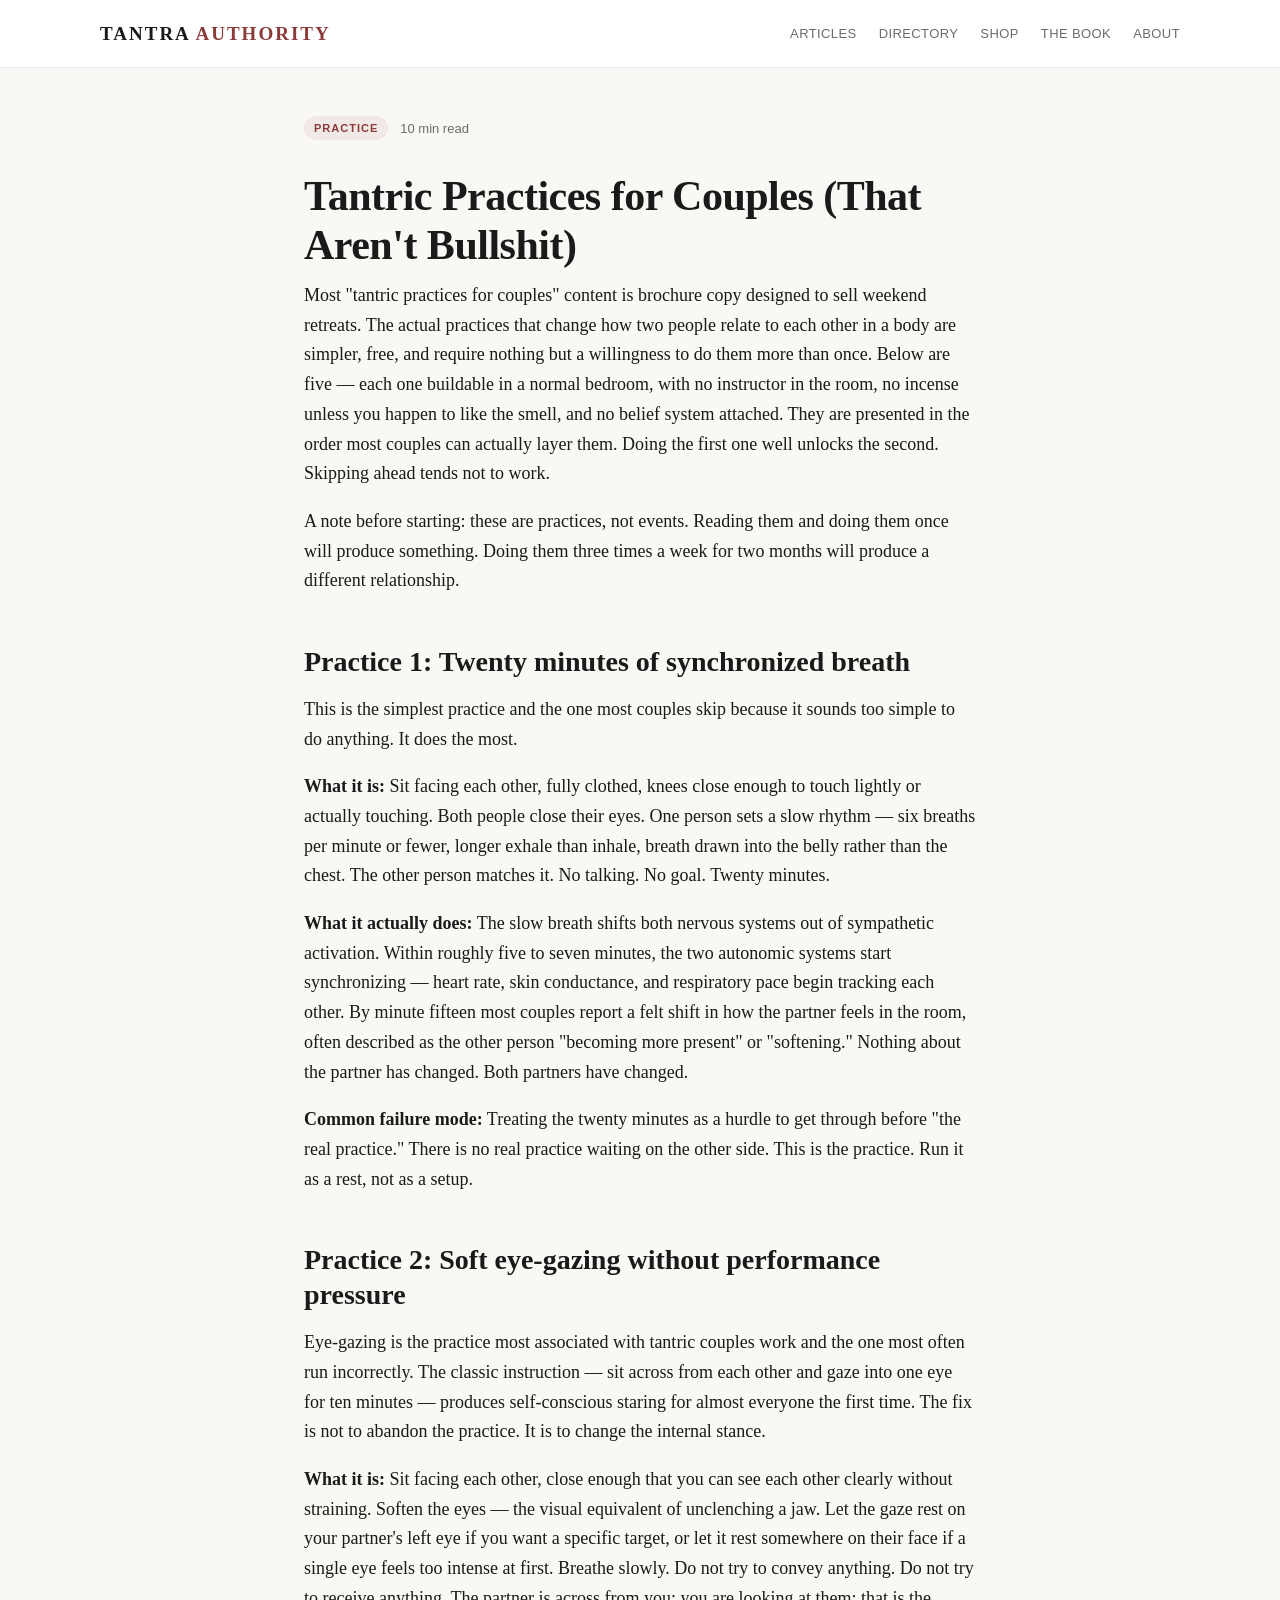
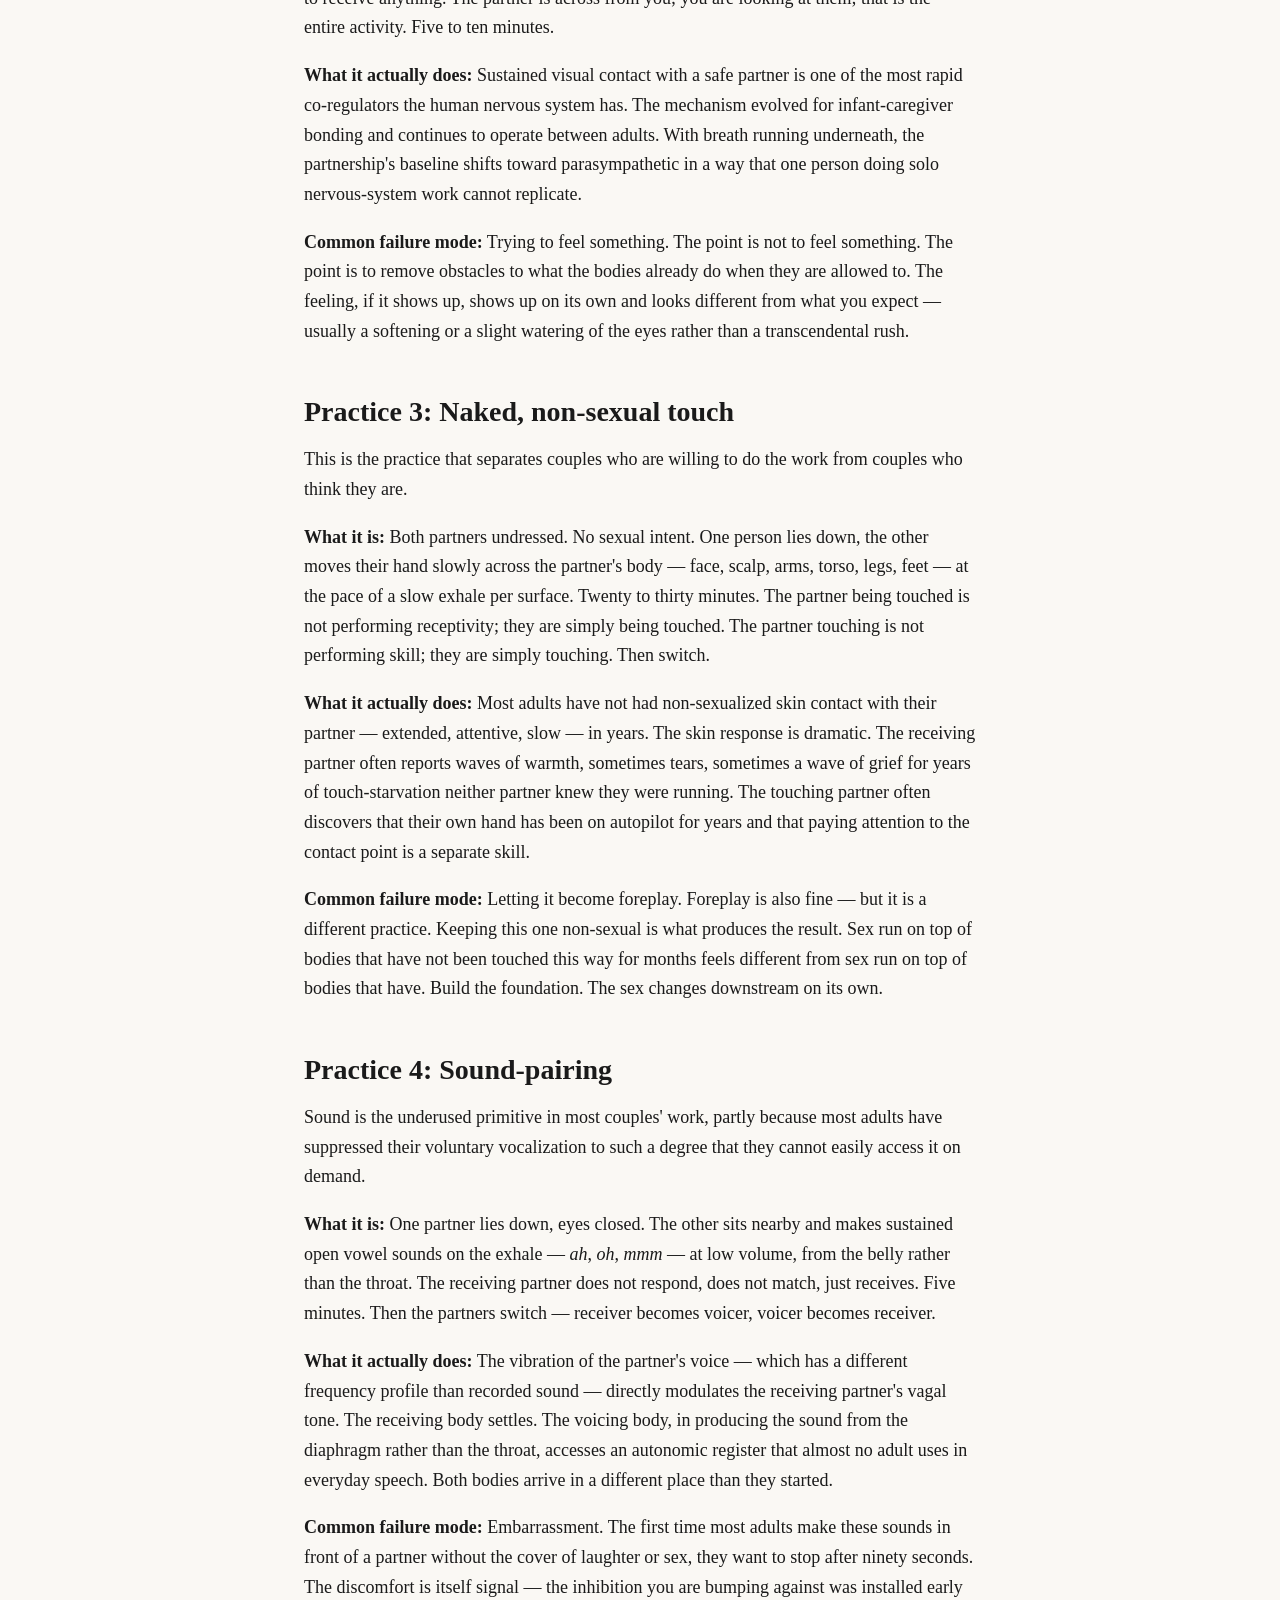
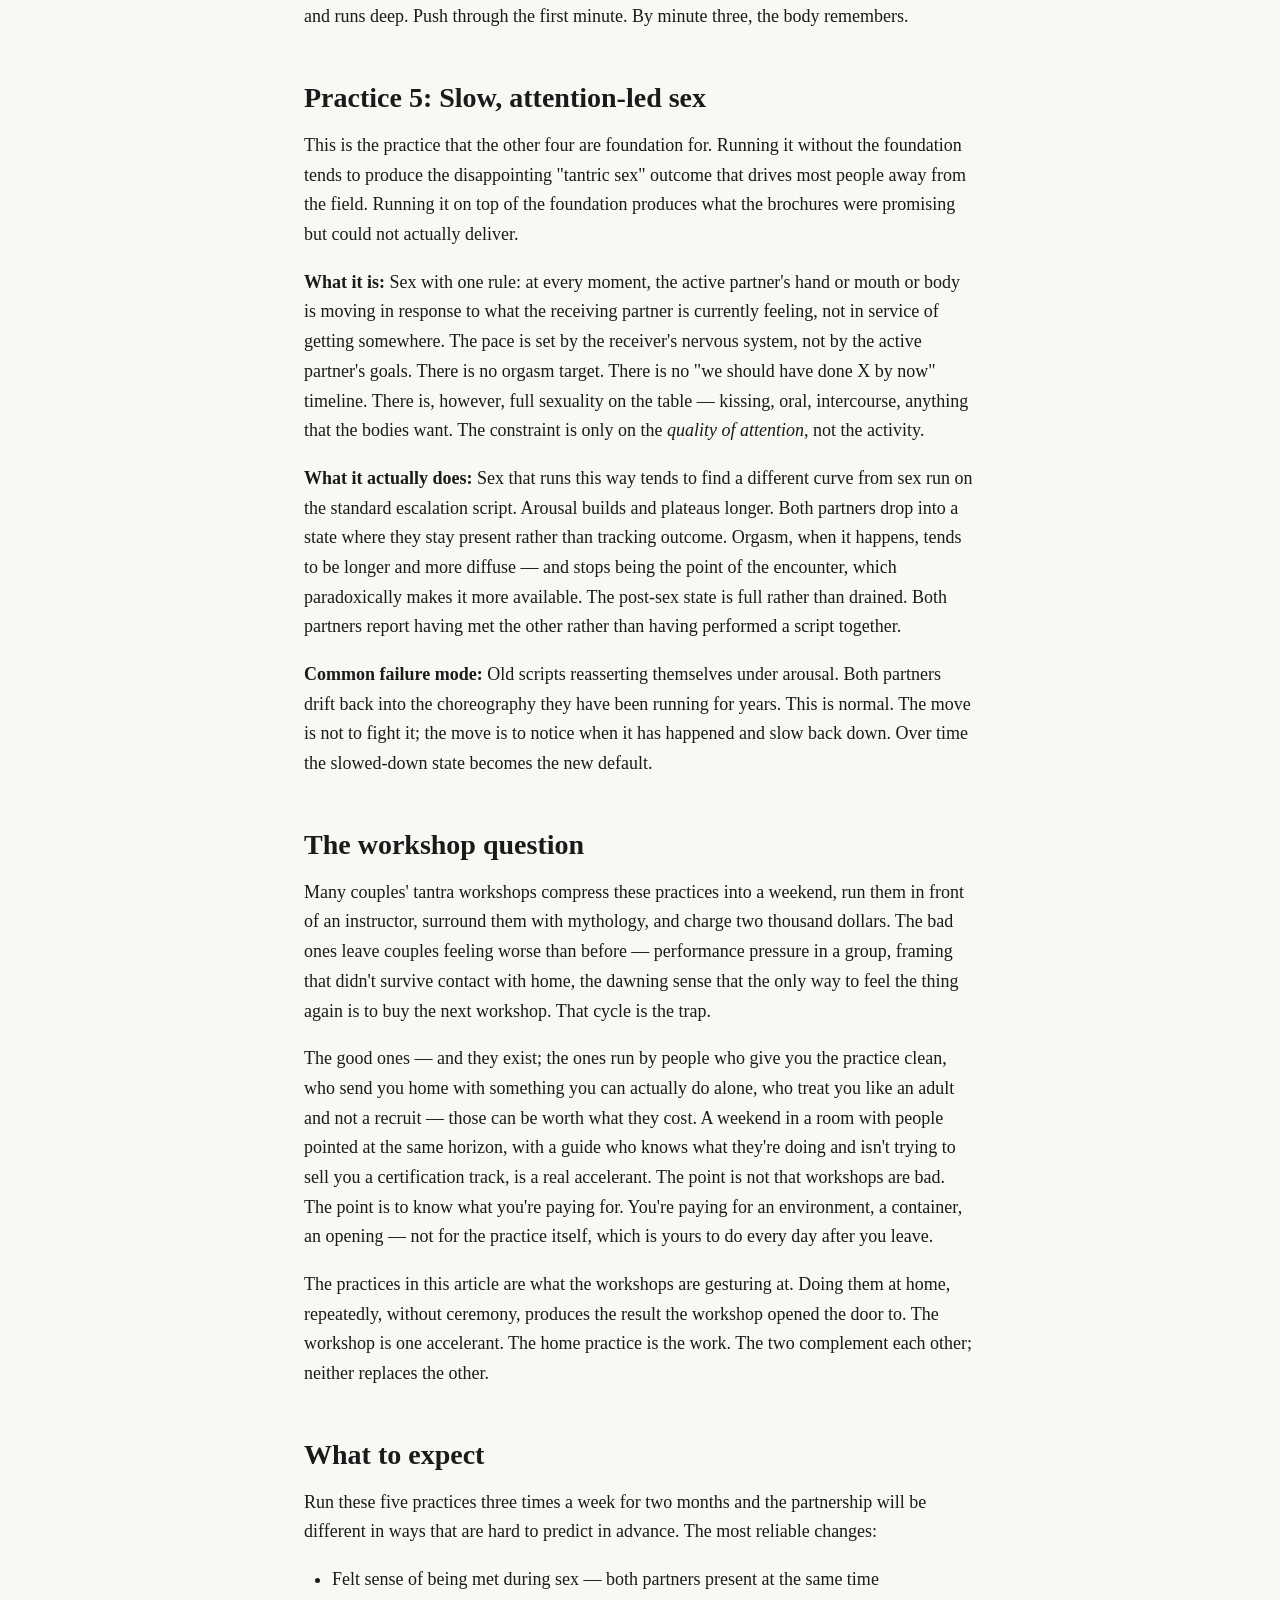
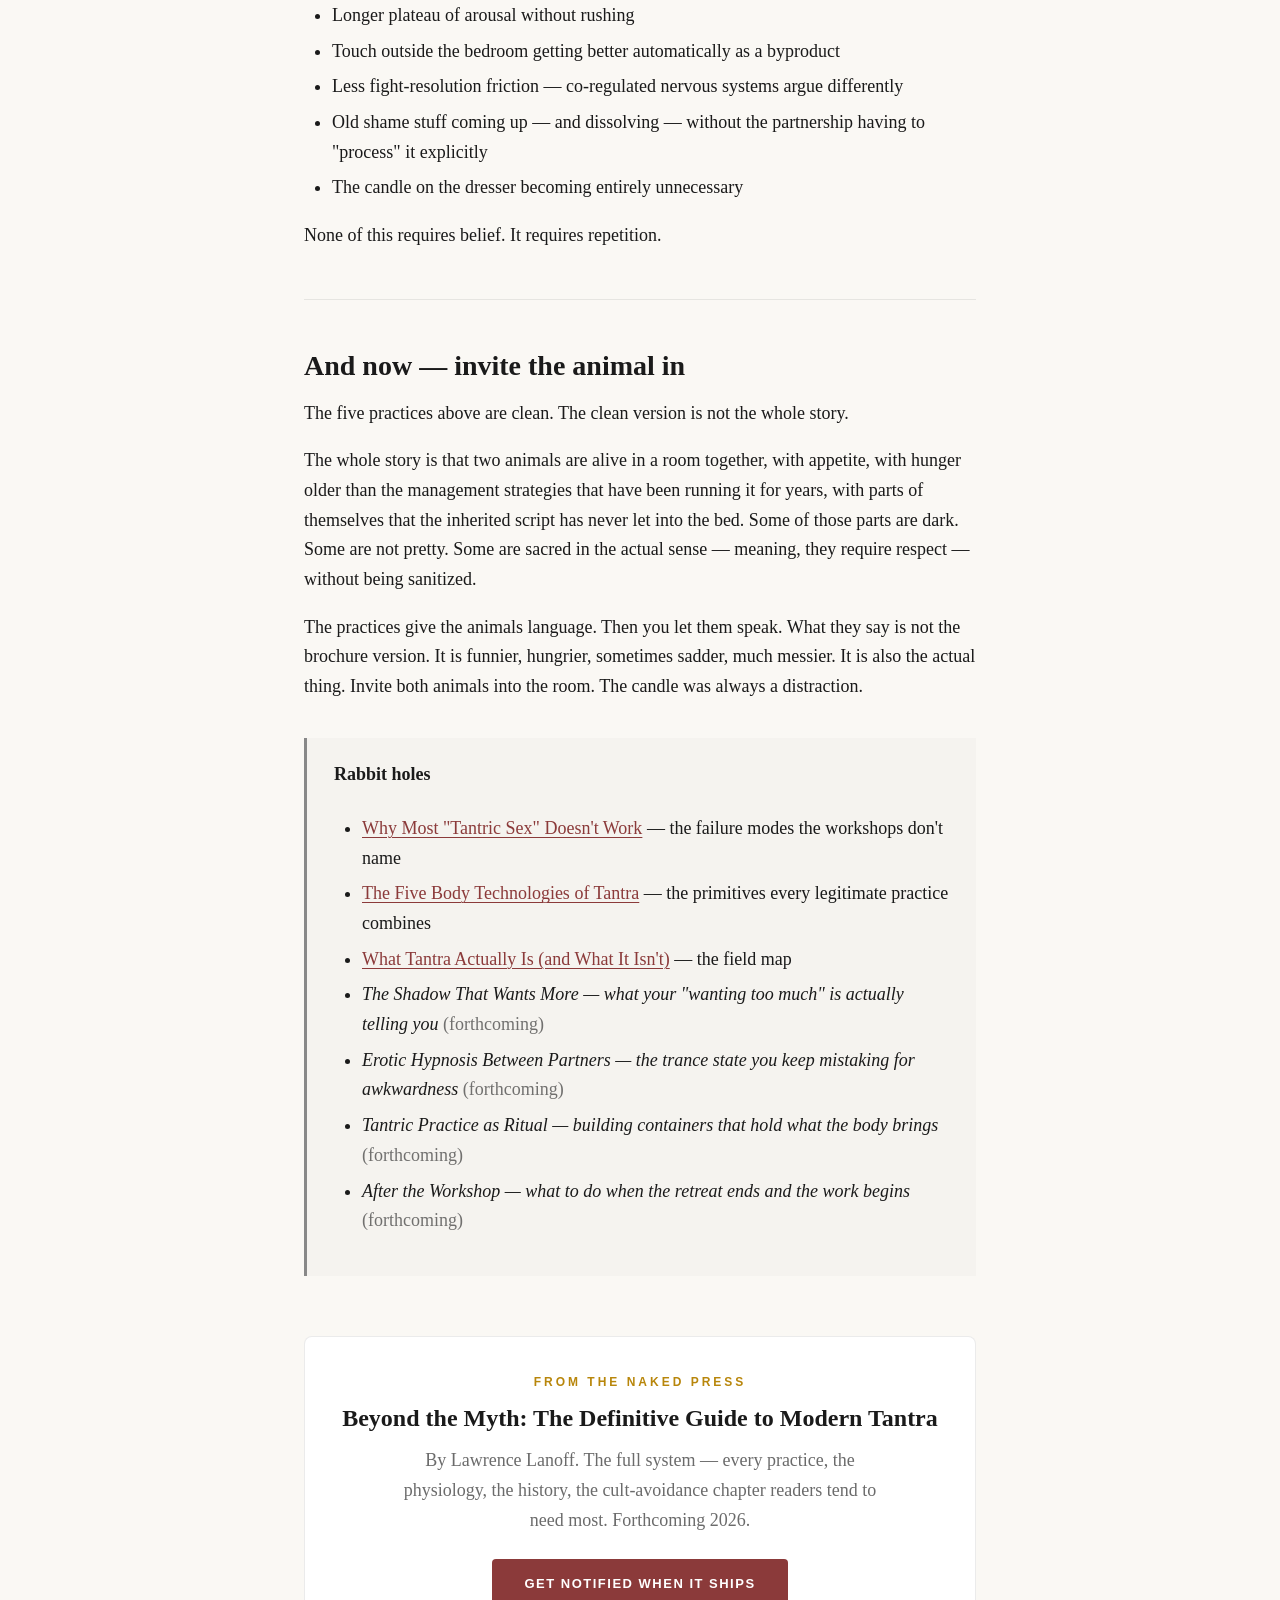
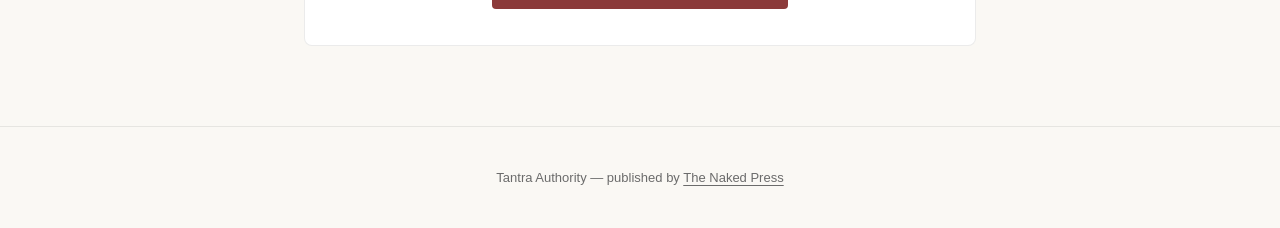
<file: articles/tantric-practices-for-couples.html>
<!DOCTYPE html>
<html lang="en">
<head>
<meta charset="UTF-8">
<meta name="viewport" content="width=device-width, initial-scale=1.0">
<title>Tantric Practices for Couples (That Aren't Bullshit) — Tantra Authority</title>
<meta name="description" content="Five things two people can do together — tonight, in a normal bedroom, without retreats or instructors — that will materially change how their bodies relate. None of them require believing anything.">
<meta name="author" content="Lawrence Lanoff">
<link rel="stylesheet" href="../styles.css">
<link rel="icon" href="data:image/svg+xml,<svg xmlns='http://www.w3.org/2000/svg' viewBox='0 0 100 100'><text y='.9em' font-size='90'>○</text></svg>">
<script type="application/ld+json">
{
  "@context": "https://schema.org",
  "@type": "Article",
  "headline": "Tantric Practices for Couples (That Aren't Bullshit) \u2014 Tantra Authority",
  "description": "Five things two people can do together \u2014 tonight, in a normal bedroom, without retreats or instructors \u2014 that will materially change how their bodies relate. None of them require believing anything.",
  "author": {
    "@type": "Person",
    "name": "Lawrence Lanoff",
    "url": "https://lawrencelanoff.com",
    "sameAs": [
      "https://lawrenceenergy.substack.com",
      "https://lawrencetheenergymaster.com"
    ],
    "jobTitle": "Teacher, Author, Founder of The Naked Press",
    "description": "Thirty-year teacher in modern Tantra, consciousness, and embodied practice. Author of the Beyond the Myth book series."
  },
  "publisher": {
    "@type": "Organization",
    "name": "Modern Enlightenment Authority",
    "url": "https://modern-enlightenment-authority.com/"
  },
  "datePublished": "2026-05-19",
  "dateModified": "2026-05-19",
  "mainEntityOfPage": {
    "@type": "WebPage",
    "@id": "https://modern-enlightenment-authority.com/articles/tantric-practices-for-couples.html"
  },
  "url": "https://modern-enlightenment-authority.com/articles/tantric-practices-for-couples.html",
  "inLanguage": "en-US",
  "isAccessibleForFree": true,
  "articleSection": "Enlightenment"
}
</script>
<script type="application/ld+json">
{
  "@context": "https://schema.org",
  "@type": "BreadcrumbList",
  "itemListElement": [
    {
      "@type": "ListItem",
      "position": 1,
      "name": "Home",
      "item": "https://modern-enlightenment-authority.com/"
    },
    {
      "@type": "ListItem",
      "position": 2,
      "name": "Articles",
      "item": "https://modern-enlightenment-authority.com/#articles"
    },
    {
      "@type": "ListItem",
      "position": 3,
      "name": "Tantric Practices for Couples (That Aren't Bullshit) \u2014 Tantra Authority",
      "item": "https://modern-enlightenment-authority.com/articles/tantric-practices-for-couples.html"
    }
  ]
}
</script>
</head>
<body>

<header class="site-header">
  <div class="site-header-inner">
    <a href="../index.html" class="site-logo">TANTRA <span>AUTHORITY</span></a>
    <nav class="site-nav">
      <a href="../index.html">Articles</a>
      <a href="../directory.html">Directory</a>
      <a href="../shop.html">Shop</a>
      <a href="../book.html">The Book</a>
      <a href="../about.html">About</a>
    </nav>
  </div>
</header>

<main>

  <div class="article-meta">
    <span class="pill">Practice</span>
    <span>10 min read</span>
  </div>

  <h1>Tantric Practices for Couples (That Aren't Bullshit)</h1>

  <p>Most "tantric practices for couples" content is brochure copy designed to sell weekend retreats. The actual practices that change how two people relate to each other in a body are simpler, free, and require nothing but a willingness to do them more than once. Below are five — each one buildable in a normal bedroom, with no instructor in the room, no incense unless you happen to like the smell, and no belief system attached. They are presented in the order most couples can actually layer them. Doing the first one well unlocks the second. Skipping ahead tends not to work.</p>

  <p>A note before starting: these are practices, not events. Reading them and doing them once will produce something. Doing them three times a week for two months will produce a different relationship.</p>

  <h2>Practice 1: Twenty minutes of synchronized breath</h2>

  <p>This is the simplest practice and the one most couples skip because it sounds too simple to do anything. It does the most.</p>

  <p><strong>What it is:</strong> Sit facing each other, fully clothed, knees close enough to touch lightly or actually touching. Both people close their eyes. One person sets a slow rhythm — six breaths per minute or fewer, longer exhale than inhale, breath drawn into the belly rather than the chest. The other person matches it. No talking. No goal. Twenty minutes.</p>

  <p><strong>What it actually does:</strong> The slow breath shifts both nervous systems out of sympathetic activation. Within roughly five to seven minutes, the two autonomic systems start synchronizing — heart rate, skin conductance, and respiratory pace begin tracking each other. By minute fifteen most couples report a felt shift in how the partner feels in the room, often described as the other person "becoming more present" or "softening." Nothing about the partner has changed. Both partners have changed.</p>

  <p><strong>Common failure mode:</strong> Treating the twenty minutes as a hurdle to get through before "the real practice." There is no real practice waiting on the other side. This is the practice. Run it as a rest, not as a setup.</p>

  <h2>Practice 2: Soft eye-gazing without performance pressure</h2>

  <p>Eye-gazing is the practice most associated with tantric couples work and the one most often run incorrectly. The classic instruction — sit across from each other and gaze into one eye for ten minutes — produces self-conscious staring for almost everyone the first time. The fix is not to abandon the practice. It is to change the internal stance.</p>

  <p><strong>What it is:</strong> Sit facing each other, close enough that you can see each other clearly without straining. Soften the eyes — the visual equivalent of unclenching a jaw. Let the gaze rest on your partner's left eye if you want a specific target, or let it rest somewhere on their face if a single eye feels too intense at first. Breathe slowly. Do not try to convey anything. Do not try to receive anything. The partner is across from you; you are looking at them; that is the entire activity. Five to ten minutes.</p>

  <p><strong>What it actually does:</strong> Sustained visual contact with a safe partner is one of the most rapid co-regulators the human nervous system has. The mechanism evolved for infant-caregiver bonding and continues to operate between adults. With breath running underneath, the partnership's baseline shifts toward parasympathetic in a way that one person doing solo nervous-system work cannot replicate.</p>

  <p><strong>Common failure mode:</strong> Trying to feel something. The point is not to feel something. The point is to remove obstacles to what the bodies already do when they are allowed to. The feeling, if it shows up, shows up on its own and looks different from what you expect — usually a softening or a slight watering of the eyes rather than a transcendental rush.</p>

  <h2>Practice 3: Naked, non-sexual touch</h2>

  <p>This is the practice that separates couples who are willing to do the work from couples who think they are.</p>

  <p><strong>What it is:</strong> Both partners undressed. No sexual intent. One person lies down, the other moves their hand slowly across the partner's body — face, scalp, arms, torso, legs, feet — at the pace of a slow exhale per surface. Twenty to thirty minutes. The partner being touched is not performing receptivity; they are simply being touched. The partner touching is not performing skill; they are simply touching. Then switch.</p>

  <p><strong>What it actually does:</strong> Most adults have not had non-sexualized skin contact with their partner — extended, attentive, slow — in years. The skin response is dramatic. The receiving partner often reports waves of warmth, sometimes tears, sometimes a wave of grief for years of touch-starvation neither partner knew they were running. The touching partner often discovers that their own hand has been on autopilot for years and that paying attention to the contact point is a separate skill.</p>

  <p><strong>Common failure mode:</strong> Letting it become foreplay. Foreplay is also fine — but it is a different practice. Keeping this one non-sexual is what produces the result. Sex run on top of bodies that have not been touched this way for months feels different from sex run on top of bodies that have. Build the foundation. The sex changes downstream on its own.</p>

  <h2>Practice 4: Sound-pairing</h2>

  <p>Sound is the underused primitive in most couples' work, partly because most adults have suppressed their voluntary vocalization to such a degree that they cannot easily access it on demand.</p>

  <p><strong>What it is:</strong> One partner lies down, eyes closed. The other sits nearby and makes sustained open vowel sounds on the exhale — <em>ah</em>, <em>oh</em>, <em>mmm</em> — at low volume, from the belly rather than the throat. The receiving partner does not respond, does not match, just receives. Five minutes. Then the partners switch — receiver becomes voicer, voicer becomes receiver.</p>

  <p><strong>What it actually does:</strong> The vibration of the partner's voice — which has a different frequency profile than recorded sound — directly modulates the receiving partner's vagal tone. The receiving body settles. The voicing body, in producing the sound from the diaphragm rather than the throat, accesses an autonomic register that almost no adult uses in everyday speech. Both bodies arrive in a different place than they started.</p>

  <p><strong>Common failure mode:</strong> Embarrassment. The first time most adults make these sounds in front of a partner without the cover of laughter or sex, they want to stop after ninety seconds. The discomfort is itself signal — the inhibition you are bumping against was installed early and runs deep. Push through the first minute. By minute three, the body remembers.</p>

  <h2>Practice 5: Slow, attention-led sex</h2>

  <p>This is the practice that the other four are foundation for. Running it without the foundation tends to produce the disappointing "tantric sex" outcome that drives most people away from the field. Running it on top of the foundation produces what the brochures were promising but could not actually deliver.</p>

  <p><strong>What it is:</strong> Sex with one rule: at every moment, the active partner's hand or mouth or body is moving in response to what the receiving partner is currently feeling, not in service of getting somewhere. The pace is set by the receiver's nervous system, not by the active partner's goals. There is no orgasm target. There is no "we should have done X by now" timeline. There is, however, full sexuality on the table — kissing, oral, intercourse, anything that the bodies want. The constraint is only on the <em>quality of attention</em>, not the activity.</p>

  <p><strong>What it actually does:</strong> Sex that runs this way tends to find a different curve from sex run on the standard escalation script. Arousal builds and plateaus longer. Both partners drop into a state where they stay present rather than tracking outcome. Orgasm, when it happens, tends to be longer and more diffuse — and stops being the point of the encounter, which paradoxically makes it more available. The post-sex state is full rather than drained. Both partners report having met the other rather than having performed a script together.</p>

  <p><strong>Common failure mode:</strong> Old scripts reasserting themselves under arousal. Both partners drift back into the choreography they have been running for years. This is normal. The move is not to fight it; the move is to notice when it has happened and slow back down. Over time the slowed-down state becomes the new default.</p>

  <h2>The workshop question</h2>

  <p>Many couples' tantra workshops compress these practices into a weekend, run them in front of an instructor, surround them with mythology, and charge two thousand dollars. The bad ones leave couples feeling worse than before — performance pressure in a group, framing that didn't survive contact with home, the dawning sense that the only way to feel the thing again is to buy the next workshop. That cycle is the trap.</p>

  <p>The good ones — and they exist; the ones run by people who give you the practice clean, who send you home with something you can actually do alone, who treat you like an adult and not a recruit — those can be worth what they cost. A weekend in a room with people pointed at the same horizon, with a guide who knows what they're doing and isn't trying to sell you a certification track, is a real accelerant. The point is not that workshops are bad. The point is to know what you're paying for. You're paying for an environment, a container, an opening — not for the practice itself, which is yours to do every day after you leave.</p>

  <p>The practices in this article are what the workshops are gesturing at. Doing them at home, repeatedly, without ceremony, produces the result the workshop opened the door to. The workshop is one accelerant. The home practice is the work. The two complement each other; neither replaces the other.</p>

  <h2>What to expect</h2>

  <p>Run these five practices three times a week for two months and the partnership will be different in ways that are hard to predict in advance. The most reliable changes:</p>

  <ul>
    <li>Felt sense of being met during sex — both partners present at the same time</li>
    <li>Longer plateau of arousal without rushing</li>
    <li>Touch outside the bedroom getting better automatically as a byproduct</li>
    <li>Less fight-resolution friction — co-regulated nervous systems argue differently</li>
    <li>Old shame stuff coming up — and dissolving — without the partnership having to "process" it explicitly</li>
    <li>The candle on the dresser becoming entirely unnecessary</li>
  </ul>

  <p>None of this requires belief. It requires repetition.</p>

  <hr>

  <h2>And now — invite the animal in</h2>

  <p>The five practices above are clean. The clean version is not the whole story.</p>

  <p>The whole story is that two animals are alive in a room together, with appetite, with hunger older than the management strategies that have been running it for years, with parts of themselves that the inherited script has never let into the bed. Some of those parts are dark. Some are not pretty. Some are sacred in the actual sense — meaning, they require respect — without being sanitized.</p>

  <p>The practices give the animals language. Then you let them speak. What they say is not the brochure version. It is funnier, hungrier, sometimes sadder, much messier. It is also the actual thing. Invite both animals into the room. The candle was always a distraction.</p>

  <div class="rabbit-holes" style="margin: 2em 0; padding: 1.25em 1.5em; border-left: 3px solid #888; background: rgba(0,0,0,0.02);">
    <h4 style="margin-top: 0;">Rabbit holes</h4>
    <ul>
      <li><a href="../articles/why-most-tantric-sex-doesnt-work.html">Why Most "Tantric Sex" Doesn't Work</a> — the failure modes the workshops don't name</li>
      <li><a href="../articles/five-body-technologies.html">The Five Body Technologies of Tantra</a> — the primitives every legitimate practice combines</li>
      <li><a href="../articles/what-tantra-actually-is.html">What Tantra Actually Is (and What It Isn't)</a> — the field map</li>
      <li><em>The Shadow That Wants More — what your "wanting too much" is actually telling you</em> <span style="opacity:0.6;">(forthcoming)</span></li>
      <li><em>Erotic Hypnosis Between Partners — the trance state you keep mistaking for awkwardness</em> <span style="opacity:0.6;">(forthcoming)</span></li>
      <li><em>Tantric Practice as Ritual — building containers that hold what the body brings</em> <span style="opacity:0.6;">(forthcoming)</span></li>
      <li><em>After the Workshop — what to do when the retreat ends and the work begins</em> <span style="opacity:0.6;">(forthcoming)</span></li>
    </ul>
  </div>

  <div class="cta-card">
    <div class="eyebrow">From The Naked Press</div>
    <h3>Beyond the Myth: The Definitive Guide to Modern Tantra</h3>
    <p>By Lawrence Lanoff. The full system — every practice, the physiology, the history, the cult-avoidance chapter readers tend to need most. Forthcoming 2026.</p>
    <a href="../book.html" class="cta-button">Get notified when it ships</a>
  </div>

</main>

<footer class="site-footer">
  <div>Tantra Authority — published by <a href="https://thenaked.press">The Naked Press</a></div>
</footer>

</body>
</html>
</file>
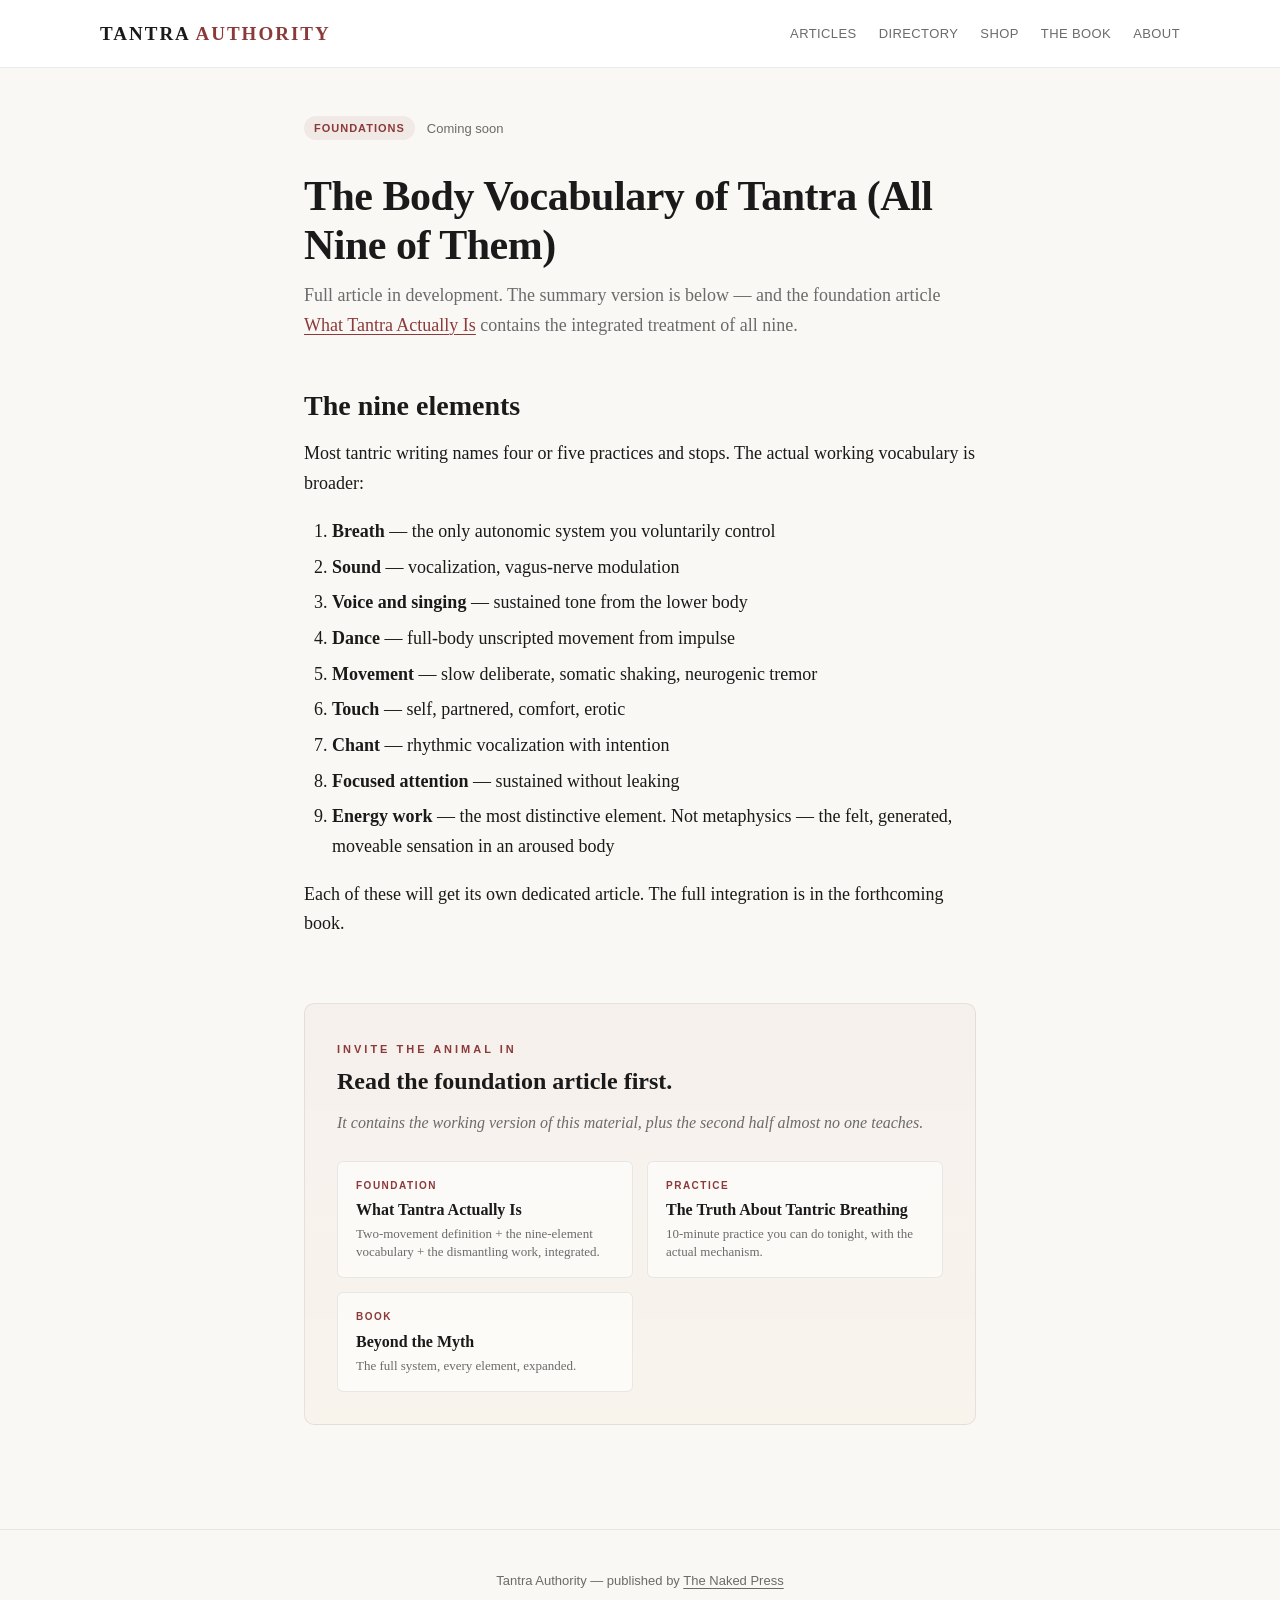
<file: articles/the-body-vocabulary.html>
<!DOCTYPE html>
<html lang="en">
<head>
<meta charset="UTF-8">
<meta name="viewport" content="width=device-width, initial-scale=1.0">
<title>The Body Vocabulary of Tantra — Tantra Authority</title>
<meta name="description" content="Breath. Sound. Voice. Dance. Movement. Touch. Chant. Focused attention. Energy work. The full vocabulary of tantric body practice — and why most tantric writing names four or five and stops.">
<meta name="author" content="Lawrence Lanoff">
<link rel="stylesheet" href="../styles.css">
<link rel="icon" href="data:image/svg+xml,<svg xmlns='http://www.w3.org/2000/svg' viewBox='0 0 100 100'><text y='.9em' font-size='90'>○</text></svg>">
<script type="application/ld+json">
{
  "@context": "https://schema.org",
  "@type": "Article",
  "headline": "The Body Vocabulary of Tantra \u2014 Tantra Authority",
  "description": "Breath. Sound. Voice. Dance. Movement. Touch. Chant. Focused attention. Energy work. The full vocabulary of tantric body practice \u2014 and why most tantric writing names four or five and stops.",
  "author": {
    "@type": "Person",
    "name": "Lawrence Lanoff",
    "url": "https://lawrencelanoff.com",
    "sameAs": [
      "https://lawrenceenergy.substack.com",
      "https://lawrencetheenergymaster.com"
    ],
    "jobTitle": "Teacher, Author, Founder of The Naked Press",
    "description": "Thirty-year teacher in modern Tantra, consciousness, and embodied practice. Author of the Beyond the Myth book series."
  },
  "publisher": {
    "@type": "Organization",
    "name": "Modern Enlightenment Authority",
    "url": "https://modern-enlightenment-authority.com/"
  },
  "datePublished": "2026-05-19",
  "dateModified": "2026-05-19",
  "mainEntityOfPage": {
    "@type": "WebPage",
    "@id": "https://modern-enlightenment-authority.com/articles/the-body-vocabulary.html"
  },
  "url": "https://modern-enlightenment-authority.com/articles/the-body-vocabulary.html",
  "inLanguage": "en-US",
  "isAccessibleForFree": true,
  "articleSection": "Enlightenment"
}
</script>
<script type="application/ld+json">
{
  "@context": "https://schema.org",
  "@type": "BreadcrumbList",
  "itemListElement": [
    {
      "@type": "ListItem",
      "position": 1,
      "name": "Home",
      "item": "https://modern-enlightenment-authority.com/"
    },
    {
      "@type": "ListItem",
      "position": 2,
      "name": "Articles",
      "item": "https://modern-enlightenment-authority.com/#articles"
    },
    {
      "@type": "ListItem",
      "position": 3,
      "name": "The Body Vocabulary of Tantra \u2014 Tantra Authority",
      "item": "https://modern-enlightenment-authority.com/articles/the-body-vocabulary.html"
    }
  ]
}
</script>
</head>
<body>

<header class="site-header">
  <div class="site-header-inner">
    <a href="../index.html" class="site-logo">TANTRA <span>AUTHORITY</span></a>
    <nav class="site-nav">
      <a href="../index.html">Articles</a>
      <a href="../directory.html">Directory</a>
      <a href="../shop.html">Shop</a>
      <a href="../book.html">The Book</a>
      <a href="../about.html">About</a>
    </nav>
  </div>
</header>

<main>

  <div class="article-meta">
    <span class="pill">Foundations</span>
    <span>Coming soon</span>
  </div>

  <h1>The Body Vocabulary of Tantra (All Nine of Them)</h1>

  <p style="font-size:18px;color:var(--text-muted);">Full article in development. The summary version is below — and the foundation article <a href="what-tantra-actually-is.html">What Tantra Actually Is</a> contains the integrated treatment of all nine.</p>

  <h2>The nine elements</h2>

  <p>Most tantric writing names four or five practices and stops. The actual working vocabulary is broader:</p>

  <ol>
    <li><strong>Breath</strong> — the only autonomic system you voluntarily control</li>
    <li><strong>Sound</strong> — vocalization, vagus-nerve modulation</li>
    <li><strong>Voice and singing</strong> — sustained tone from the lower body</li>
    <li><strong>Dance</strong> — full-body unscripted movement from impulse</li>
    <li><strong>Movement</strong> — slow deliberate, somatic shaking, neurogenic tremor</li>
    <li><strong>Touch</strong> — self, partnered, comfort, erotic</li>
    <li><strong>Chant</strong> — rhythmic vocalization with intention</li>
    <li><strong>Focused attention</strong> — sustained without leaking</li>
    <li><strong>Energy work</strong> — the most distinctive element. Not metaphysics — the felt, generated, moveable sensation in an aroused body</li>
  </ol>

  <p>Each of these will get its own dedicated article. The full integration is in the forthcoming book.</p>

  <div class="animal-cta">
    <div class="animal-cta-eyebrow">Invite the Animal In</div>
    <h3 class="animal-cta-headline">Read the foundation article first.</h3>
    <p class="animal-cta-intro">It contains the working version of this material, plus the second half almost no one teaches.</p>
    <div class="rabbit-hole">
      <a href="what-tantra-actually-is.html" class="rabbit-hole-item">
        <div class="rh-label">Foundation</div>
        <div class="rh-title">What Tantra Actually Is</div>
        <div class="rh-desc">Two-movement definition + the nine-element vocabulary + the dismantling work, integrated.</div>
      </a>
      <a href="tantric-breathing-truth.html" class="rabbit-hole-item">
        <div class="rh-label">Practice</div>
        <div class="rh-title">The Truth About Tantric Breathing</div>
        <div class="rh-desc">10-minute practice you can do tonight, with the actual mechanism.</div>
      </a>
      <a href="../book.html" class="rabbit-hole-item">
        <div class="rh-label">Book</div>
        <div class="rh-title">Beyond the Myth</div>
        <div class="rh-desc">The full system, every element, expanded.</div>
      </a>
    </div>
  </div>

</main>

<footer class="site-footer">
  <div>Tantra Authority — published by <a href="https://thenaked.press">The Naked Press</a></div>
</footer>

</body>
</html>
</file>
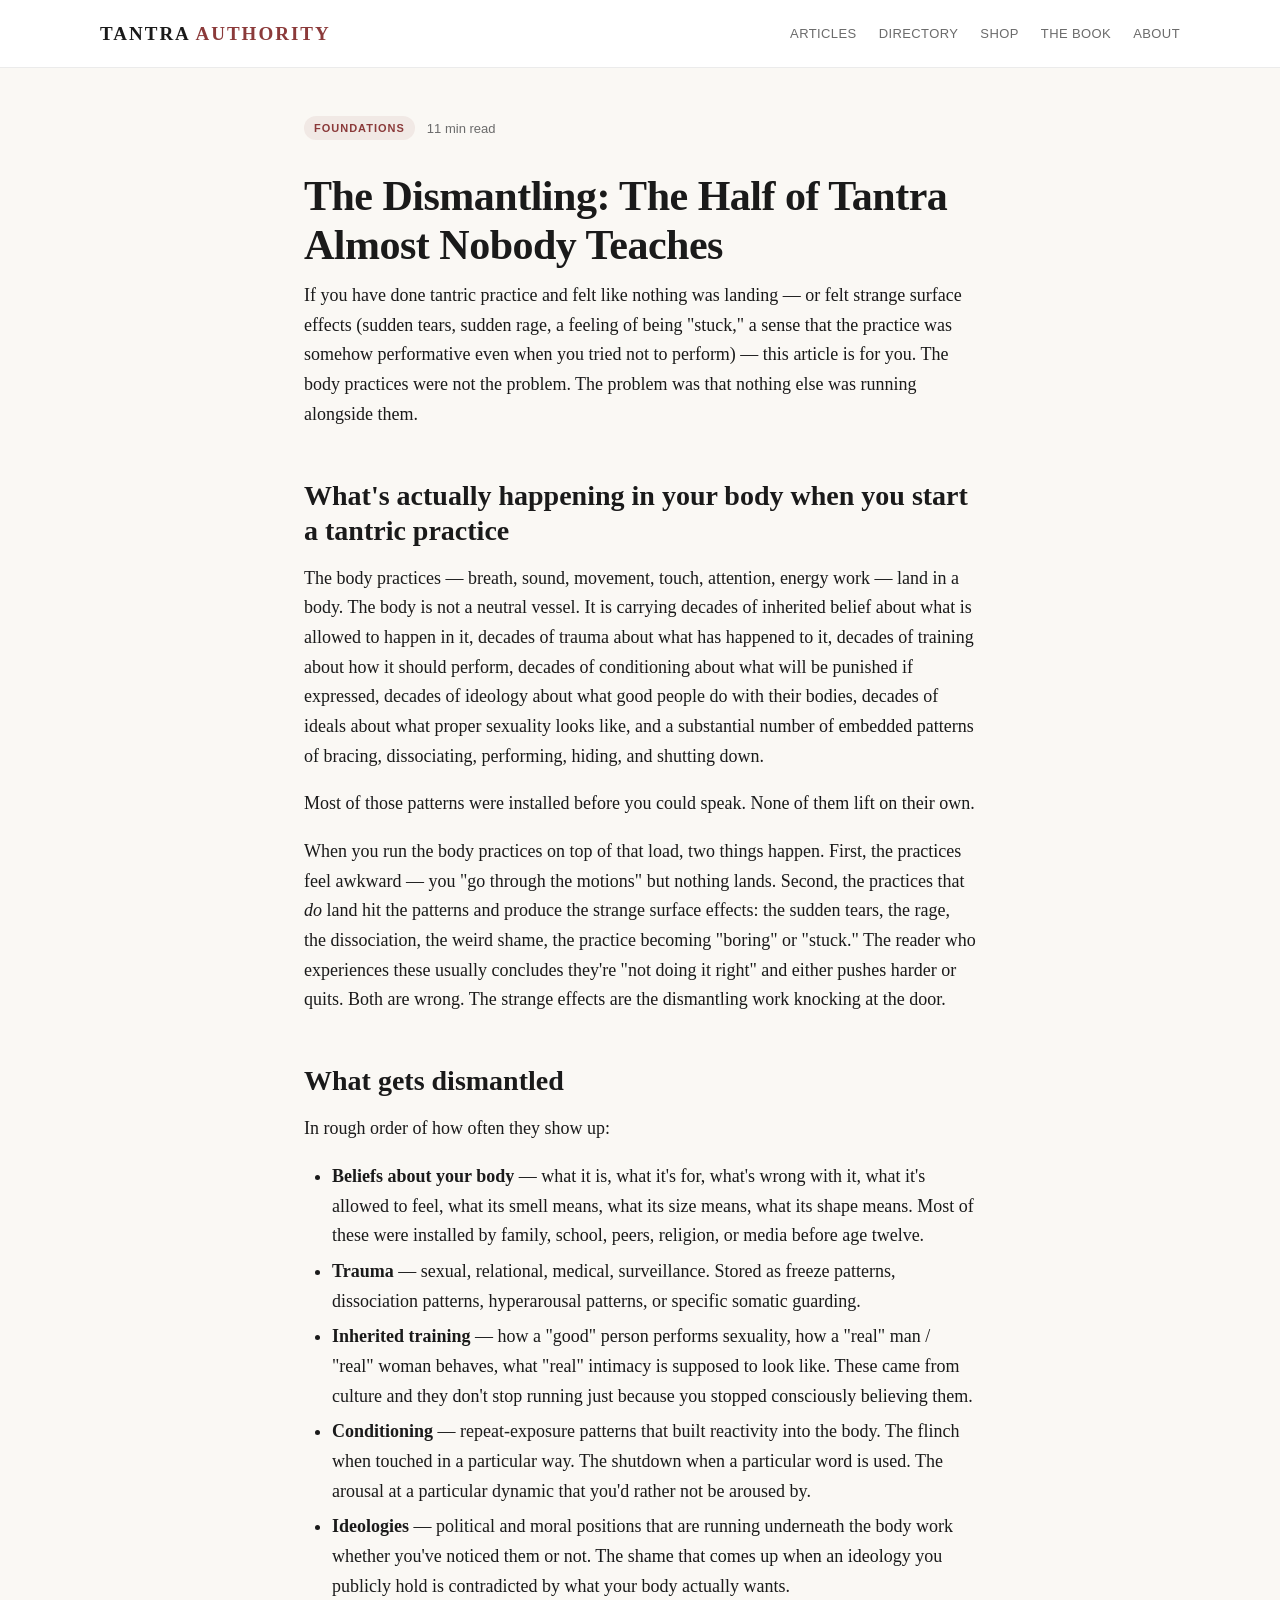
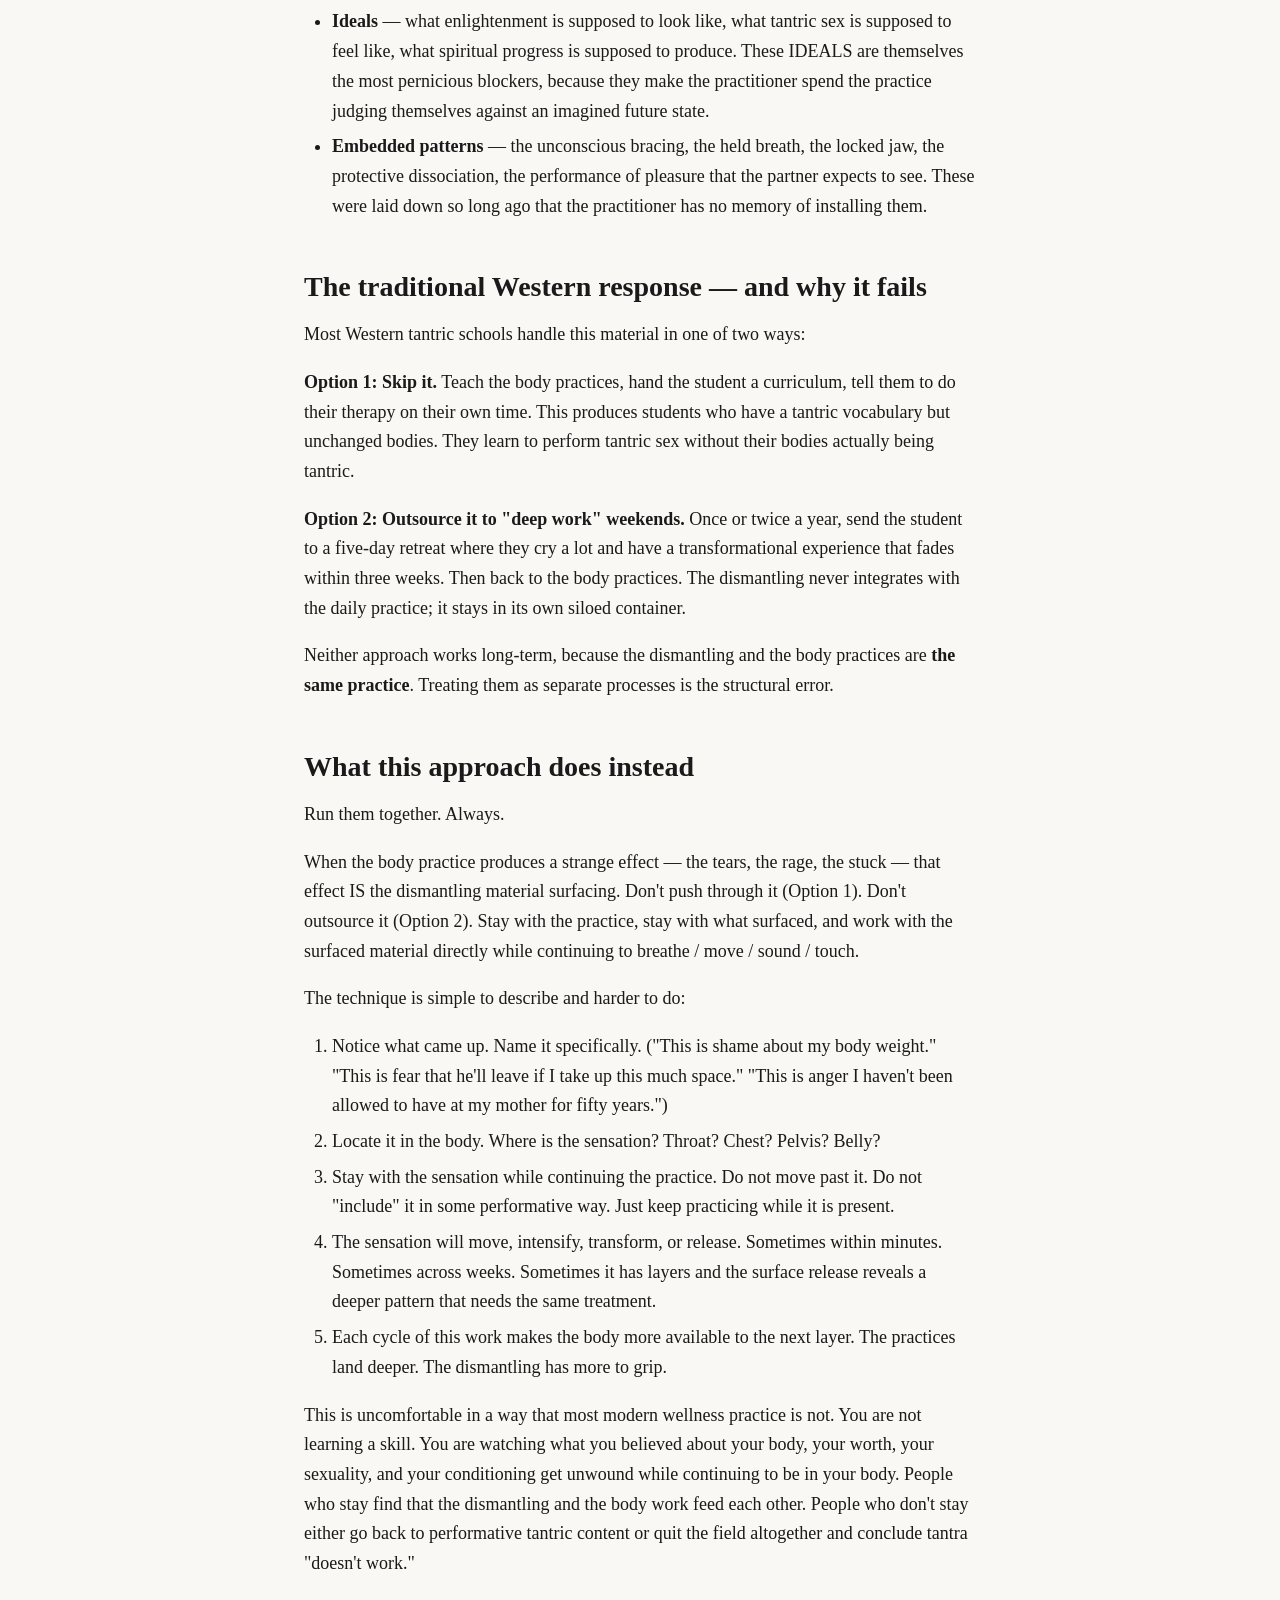
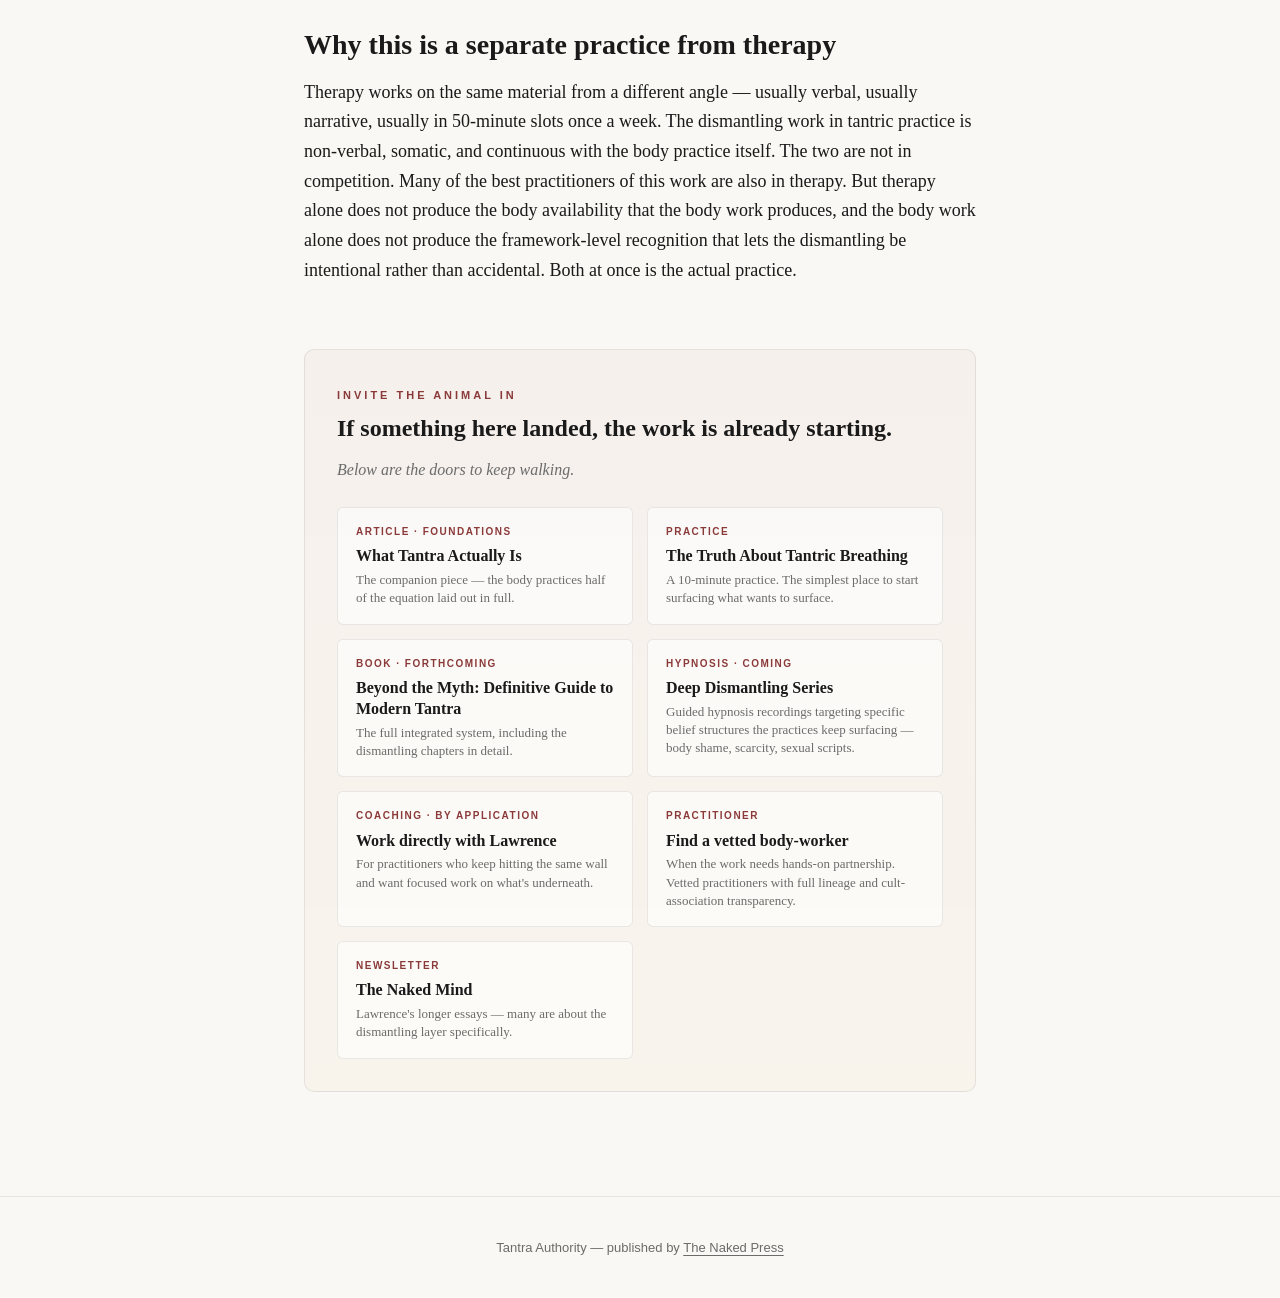
<file: articles/the-dismantling.html>
<!DOCTYPE html>
<html lang="en">
<head>
<meta charset="UTF-8">
<meta name="viewport" content="width=device-width, initial-scale=1.0">
<title>The Dismantling — Tantra Authority</title>
<meta name="description" content="The half of tantric practice almost no Western tantric education includes — surfacing and letting go of the beliefs, traumas, conditioning, and embedded patterns that block the body from doing what it's built to do.">
<meta name="author" content="Lawrence Lanoff">
<link rel="stylesheet" href="../styles.css">
<link rel="icon" href="data:image/svg+xml,<svg xmlns='http://www.w3.org/2000/svg' viewBox='0 0 100 100'><text y='.9em' font-size='90'>○</text></svg>">
<script type="application/ld+json">
{
  "@context": "https://schema.org",
  "@type": "Article",
  "headline": "The Dismantling \u2014 Tantra Authority",
  "description": "The half of tantric practice almost no Western tantric education includes \u2014 surfacing and letting go of the beliefs, traumas, conditioning, and embedded patterns that block the body from doing what it",
  "author": {
    "@type": "Person",
    "name": "Lawrence Lanoff",
    "url": "https://lawrencelanoff.com",
    "sameAs": [
      "https://lawrenceenergy.substack.com",
      "https://lawrencetheenergymaster.com"
    ],
    "jobTitle": "Teacher, Author, Founder of The Naked Press",
    "description": "Thirty-year teacher in modern Tantra, consciousness, and embodied practice. Author of the Beyond the Myth book series."
  },
  "publisher": {
    "@type": "Organization",
    "name": "Modern Enlightenment Authority",
    "url": "https://modern-enlightenment-authority.com/"
  },
  "datePublished": "2026-05-19",
  "dateModified": "2026-05-19",
  "mainEntityOfPage": {
    "@type": "WebPage",
    "@id": "https://modern-enlightenment-authority.com/articles/the-dismantling.html"
  },
  "url": "https://modern-enlightenment-authority.com/articles/the-dismantling.html",
  "inLanguage": "en-US",
  "isAccessibleForFree": true,
  "articleSection": "Enlightenment"
}
</script>
<script type="application/ld+json">
{
  "@context": "https://schema.org",
  "@type": "BreadcrumbList",
  "itemListElement": [
    {
      "@type": "ListItem",
      "position": 1,
      "name": "Home",
      "item": "https://modern-enlightenment-authority.com/"
    },
    {
      "@type": "ListItem",
      "position": 2,
      "name": "Articles",
      "item": "https://modern-enlightenment-authority.com/#articles"
    },
    {
      "@type": "ListItem",
      "position": 3,
      "name": "The Dismantling \u2014 Tantra Authority",
      "item": "https://modern-enlightenment-authority.com/articles/the-dismantling.html"
    }
  ]
}
</script>
</head>
<body>

<header class="site-header">
  <div class="site-header-inner">
    <a href="../index.html" class="site-logo">TANTRA <span>AUTHORITY</span></a>
    <nav class="site-nav">
      <a href="../index.html">Articles</a>
      <a href="../directory.html">Directory</a>
      <a href="../shop.html">Shop</a>
      <a href="../book.html">The Book</a>
      <a href="../about.html">About</a>
    </nav>
  </div>
</header>

<main>

  <div class="article-meta">
    <span class="pill">Foundations</span>
    <span>11 min read</span>
  </div>

  <h1>The Dismantling: The Half of Tantra Almost Nobody Teaches</h1>

  <p>If you have done tantric practice and felt like nothing was landing — or felt strange surface effects (sudden tears, sudden rage, a feeling of being "stuck," a sense that the practice was somehow performative even when you tried not to perform) — this article is for you. The body practices were not the problem. The problem was that nothing else was running alongside them.</p>

  <h2>What's actually happening in your body when you start a tantric practice</h2>

  <p>The body practices — breath, sound, movement, touch, attention, energy work — land in a body. The body is not a neutral vessel. It is carrying decades of inherited belief about what is allowed to happen in it, decades of trauma about what has happened to it, decades of training about how it should perform, decades of conditioning about what will be punished if expressed, decades of ideology about what good people do with their bodies, decades of ideals about what proper sexuality looks like, and a substantial number of embedded patterns of bracing, dissociating, performing, hiding, and shutting down.</p>

  <p>Most of those patterns were installed before you could speak. None of them lift on their own.</p>

  <p>When you run the body practices on top of that load, two things happen. First, the practices feel awkward — you "go through the motions" but nothing lands. Second, the practices that <em>do</em> land hit the patterns and produce the strange surface effects: the sudden tears, the rage, the dissociation, the weird shame, the practice becoming "boring" or "stuck." The reader who experiences these usually concludes they're "not doing it right" and either pushes harder or quits. Both are wrong. The strange effects are the dismantling work knocking at the door.</p>

  <h2>What gets dismantled</h2>

  <p>In rough order of how often they show up:</p>

  <ul>
    <li><strong>Beliefs about your body</strong> — what it is, what it's for, what's wrong with it, what it's allowed to feel, what its smell means, what its size means, what its shape means. Most of these were installed by family, school, peers, religion, or media before age twelve.</li>
    <li><strong>Trauma</strong> — sexual, relational, medical, surveillance. Stored as freeze patterns, dissociation patterns, hyperarousal patterns, or specific somatic guarding.</li>
    <li><strong>Inherited training</strong> — how a "good" person performs sexuality, how a "real" man / "real" woman behaves, what "real" intimacy is supposed to look like. These came from culture and they don't stop running just because you stopped consciously believing them.</li>
    <li><strong>Conditioning</strong> — repeat-exposure patterns that built reactivity into the body. The flinch when touched in a particular way. The shutdown when a particular word is used. The arousal at a particular dynamic that you'd rather not be aroused by.</li>
    <li><strong>Ideologies</strong> — political and moral positions that are running underneath the body work whether you've noticed them or not. The shame that comes up when an ideology you publicly hold is contradicted by what your body actually wants.</li>
    <li><strong>Ideals</strong> — what enlightenment is supposed to look like, what tantric sex is supposed to feel like, what spiritual progress is supposed to produce. These IDEALS are themselves the most pernicious blockers, because they make the practitioner spend the practice judging themselves against an imagined future state.</li>
    <li><strong>Embedded patterns</strong> — the unconscious bracing, the held breath, the locked jaw, the protective dissociation, the performance of pleasure that the partner expects to see. These were laid down so long ago that the practitioner has no memory of installing them.</li>
  </ul>

  <h2>The traditional Western response — and why it fails</h2>

  <p>Most Western tantric schools handle this material in one of two ways:</p>

  <p><strong>Option 1: Skip it.</strong> Teach the body practices, hand the student a curriculum, tell them to do their therapy on their own time. This produces students who have a tantric vocabulary but unchanged bodies. They learn to perform tantric sex without their bodies actually being tantric.</p>

  <p><strong>Option 2: Outsource it to "deep work" weekends.</strong> Once or twice a year, send the student to a five-day retreat where they cry a lot and have a transformational experience that fades within three weeks. Then back to the body practices. The dismantling never integrates with the daily practice; it stays in its own siloed container.</p>

  <p>Neither approach works long-term, because the dismantling and the body practices are <strong>the same practice</strong>. Treating them as separate processes is the structural error.</p>

  <h2>What this approach does instead</h2>

  <p>Run them together. Always.</p>

  <p>When the body practice produces a strange effect — the tears, the rage, the stuck — that effect IS the dismantling material surfacing. Don't push through it (Option 1). Don't outsource it (Option 2). Stay with the practice, stay with what surfaced, and work with the surfaced material directly while continuing to breathe / move / sound / touch.</p>

  <p>The technique is simple to describe and harder to do:</p>

  <ol>
    <li>Notice what came up. Name it specifically. ("This is shame about my body weight." "This is fear that he'll leave if I take up this much space." "This is anger I haven't been allowed to have at my mother for fifty years.")</li>
    <li>Locate it in the body. Where is the sensation? Throat? Chest? Pelvis? Belly?</li>
    <li>Stay with the sensation while continuing the practice. Do not move past it. Do not "include" it in some performative way. Just keep practicing while it is present.</li>
    <li>The sensation will move, intensify, transform, or release. Sometimes within minutes. Sometimes across weeks. Sometimes it has layers and the surface release reveals a deeper pattern that needs the same treatment.</li>
    <li>Each cycle of this work makes the body more available to the next layer. The practices land deeper. The dismantling has more to grip.</li>
  </ol>

  <p>This is uncomfortable in a way that most modern wellness practice is not. You are not learning a skill. You are watching what you believed about your body, your worth, your sexuality, and your conditioning get unwound while continuing to be in your body. People who stay find that the dismantling and the body work feed each other. People who don't stay either go back to performative tantric content or quit the field altogether and conclude tantra "doesn't work."</p>

  <h2>Why this is a separate practice from therapy</h2>

  <p>Therapy works on the same material from a different angle — usually verbal, usually narrative, usually in 50-minute slots once a week. The dismantling work in tantric practice is non-verbal, somatic, and continuous with the body practice itself. The two are not in competition. Many of the best practitioners of this work are also in therapy. But therapy alone does not produce the body availability that the body work produces, and the body work alone does not produce the framework-level recognition that lets the dismantling be intentional rather than accidental. Both at once is the actual practice.</p>

  <div class="animal-cta">
    <div class="animal-cta-eyebrow">Invite the Animal In</div>
    <h3 class="animal-cta-headline">If something here landed, the work is already starting.</h3>
    <p class="animal-cta-intro">Below are the doors to keep walking.</p>
    <div class="rabbit-hole">
      <a href="what-tantra-actually-is.html" class="rabbit-hole-item">
        <div class="rh-label">Article · Foundations</div>
        <div class="rh-title">What Tantra Actually Is</div>
        <div class="rh-desc">The companion piece — the body practices half of the equation laid out in full.</div>
      </a>
      <a href="tantric-breathing-truth.html" class="rabbit-hole-item">
        <div class="rh-label">Practice</div>
        <div class="rh-title">The Truth About Tantric Breathing</div>
        <div class="rh-desc">A 10-minute practice. The simplest place to start surfacing what wants to surface.</div>
      </a>
      <a href="../book.html" class="rabbit-hole-item">
        <div class="rh-label">Book · Forthcoming</div>
        <div class="rh-title">Beyond the Myth: Definitive Guide to Modern Tantra</div>
        <div class="rh-desc">The full integrated system, including the dismantling chapters in detail.</div>
      </a>
      <a href="../shop.html#hypnosis" class="rabbit-hole-item">
        <div class="rh-label">Hypnosis · Coming</div>
        <div class="rh-title">Deep Dismantling Series</div>
        <div class="rh-desc">Guided hypnosis recordings targeting specific belief structures the practices keep surfacing — body shame, scarcity, sexual scripts.</div>
      </a>
      <a href="../about.html#coaching" class="rabbit-hole-item">
        <div class="rh-label">Coaching · By Application</div>
        <div class="rh-title">Work directly with Lawrence</div>
        <div class="rh-desc">For practitioners who keep hitting the same wall and want focused work on what's underneath.</div>
      </a>
      <a href="../directory.html" class="rabbit-hole-item">
        <div class="rh-label">Practitioner</div>
        <div class="rh-title">Find a vetted body-worker</div>
        <div class="rh-desc">When the work needs hands-on partnership. Vetted practitioners with full lineage and cult-association transparency.</div>
      </a>
      <a href="https://thenakedmind.ai" class="rabbit-hole-item">
        <div class="rh-label">Newsletter</div>
        <div class="rh-title">The Naked Mind</div>
        <div class="rh-desc">Lawrence's longer essays — many are about the dismantling layer specifically.</div>
      </a>
    </div>
  </div>

</main>

<footer class="site-footer">
  <div>Tantra Authority — published by <a href="https://thenaked.press">The Naked Press</a></div>
</footer>

</body>
</html>
</file>
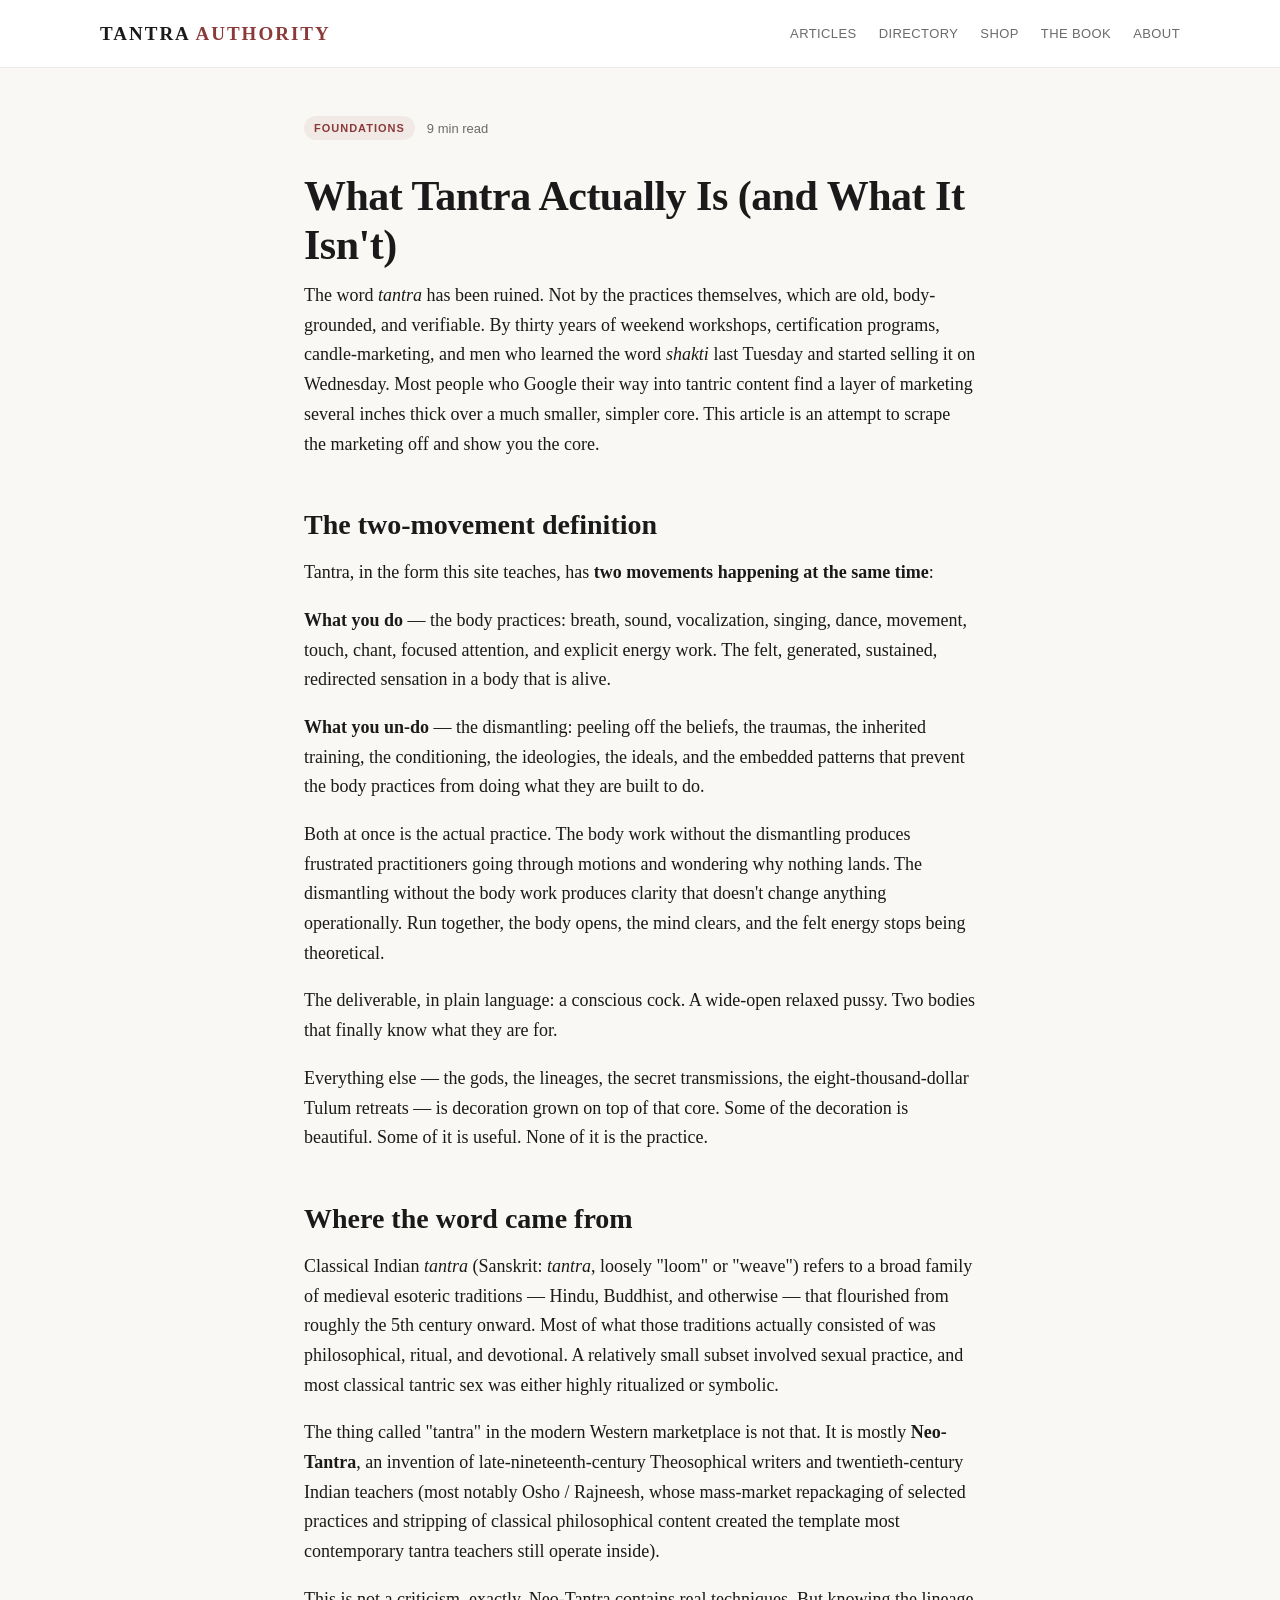
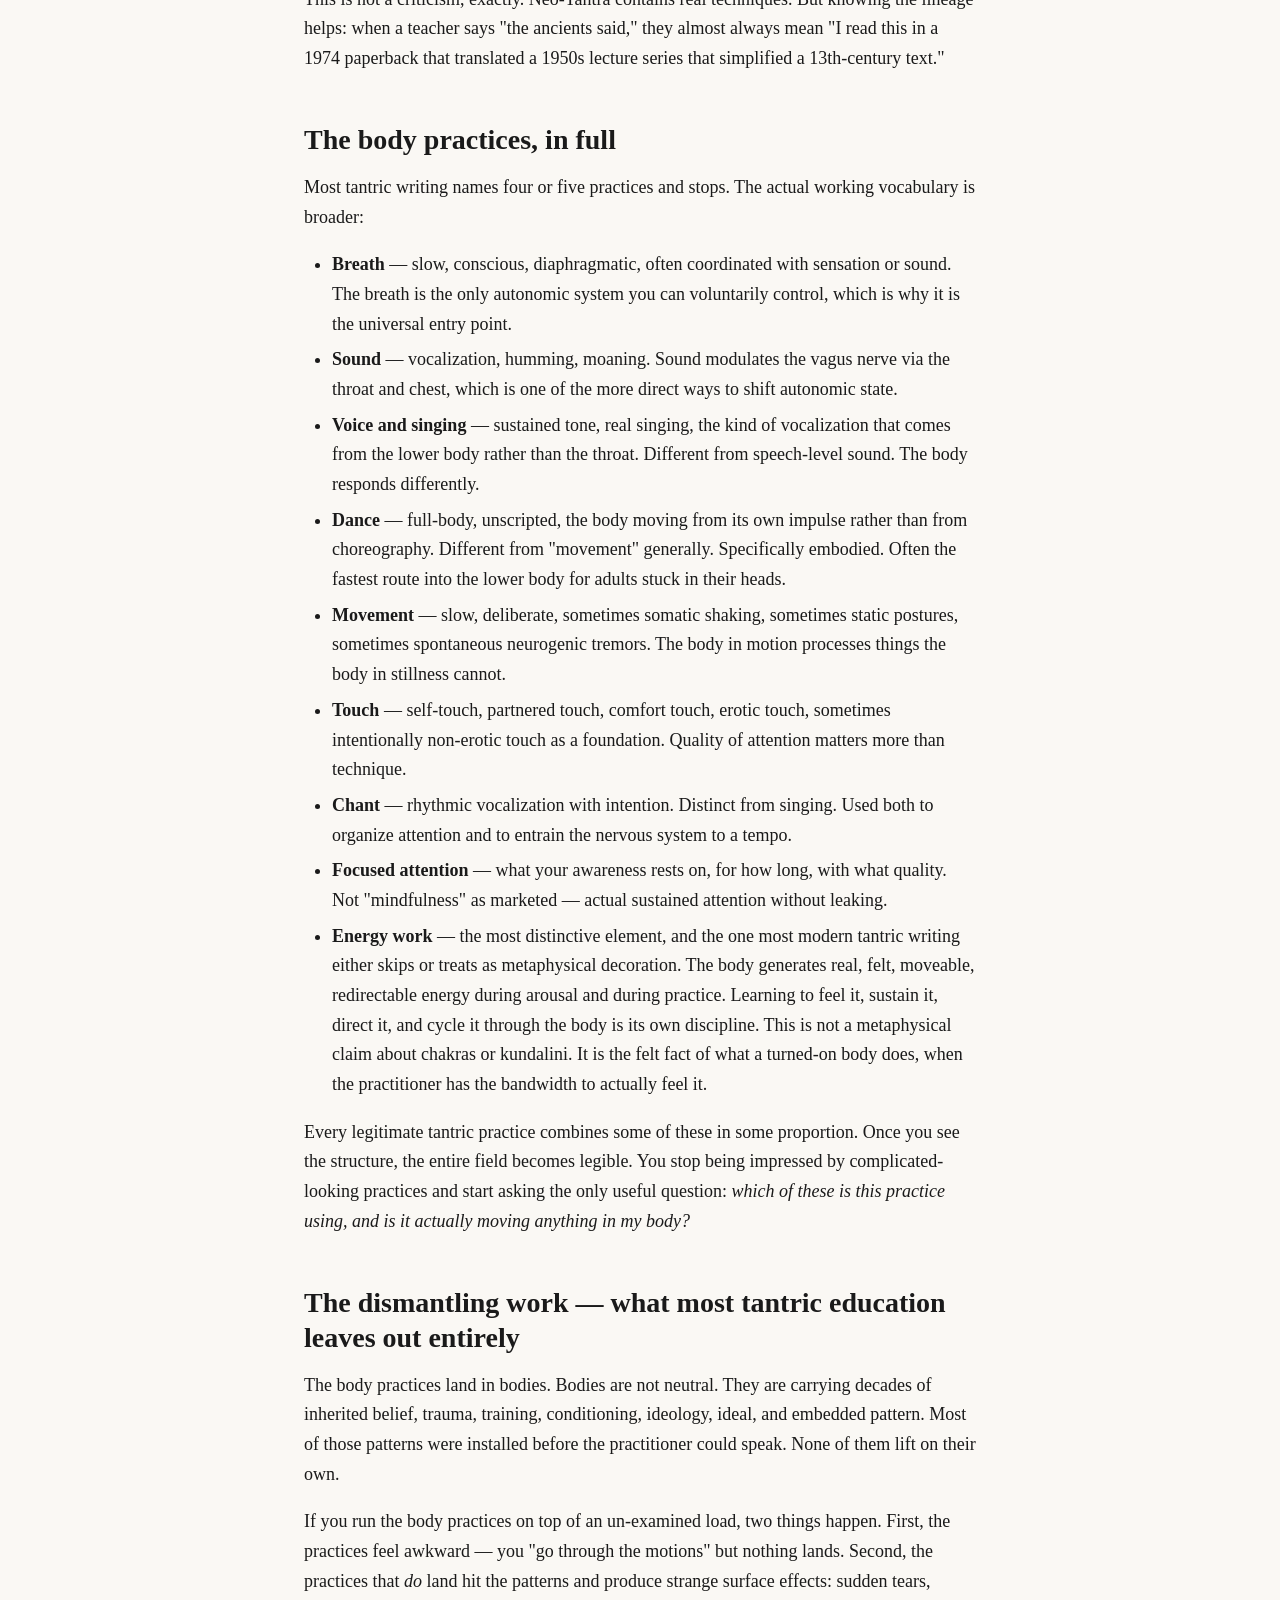
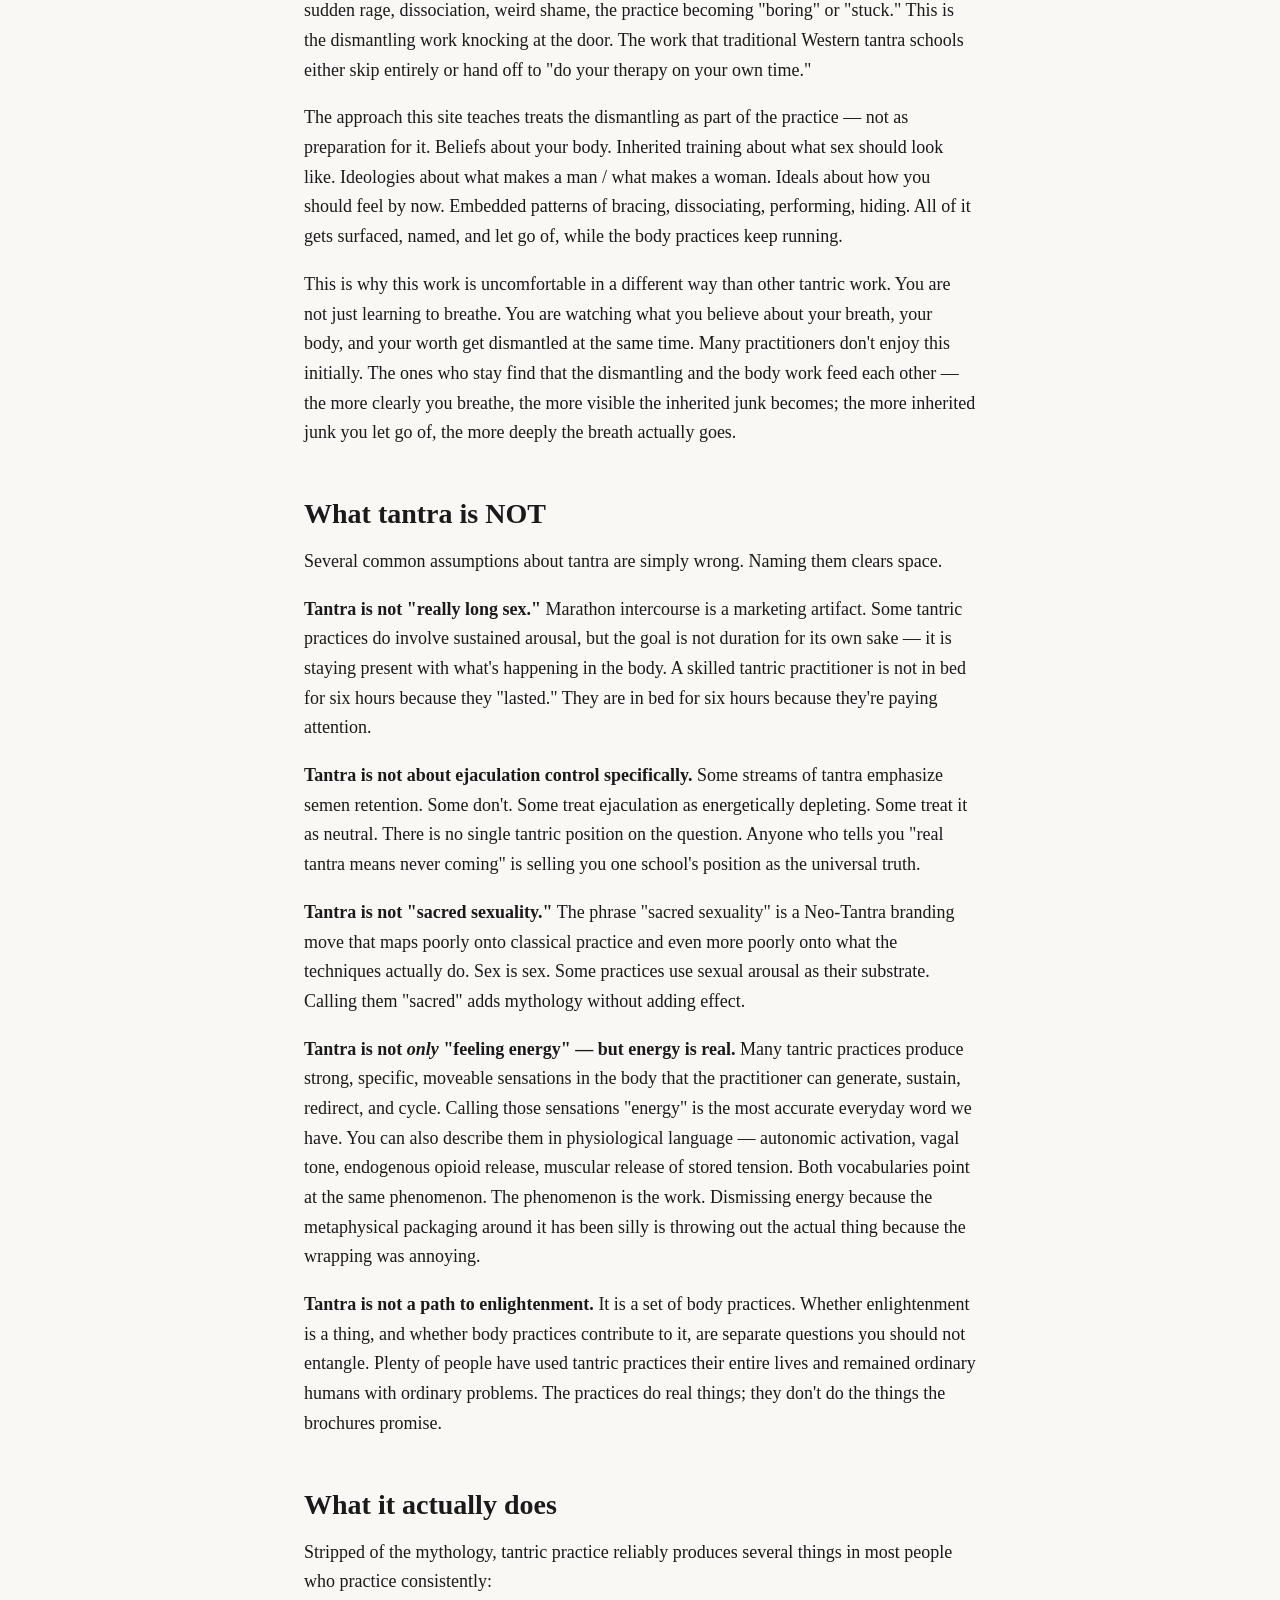
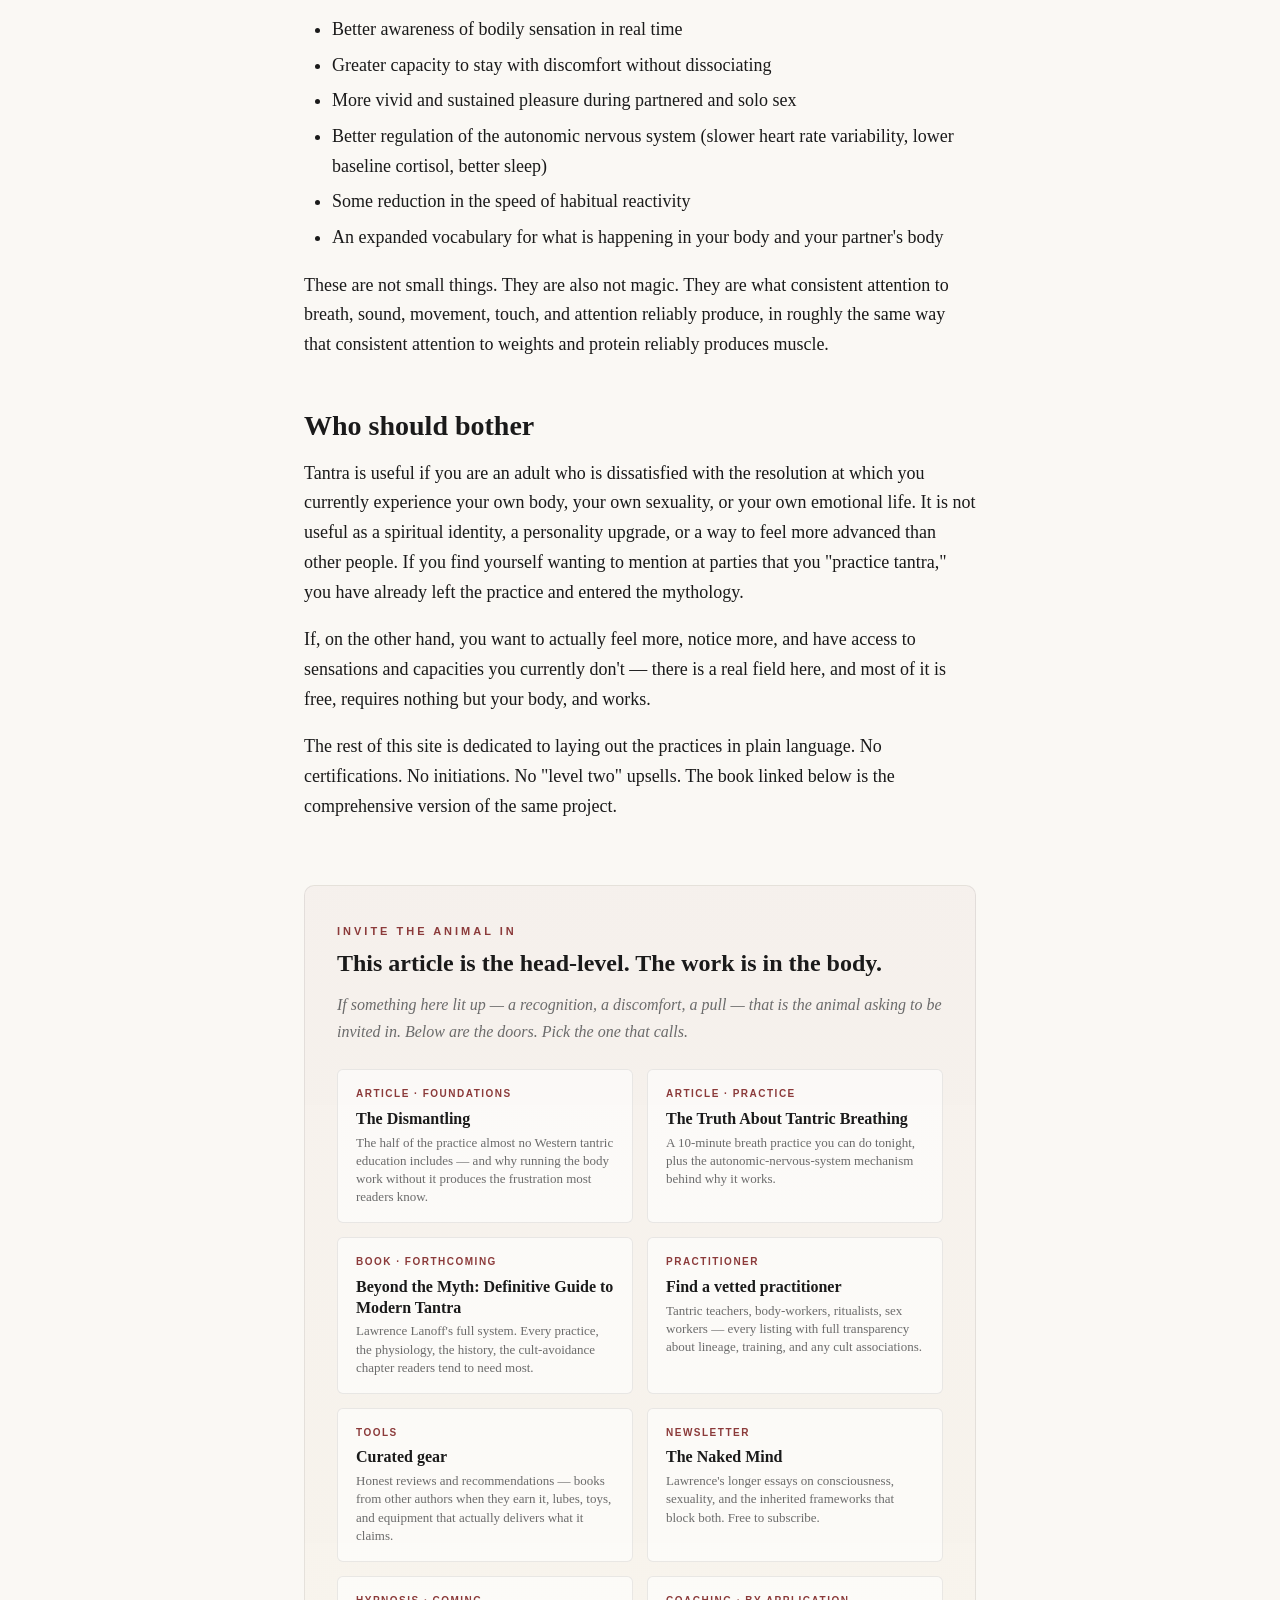
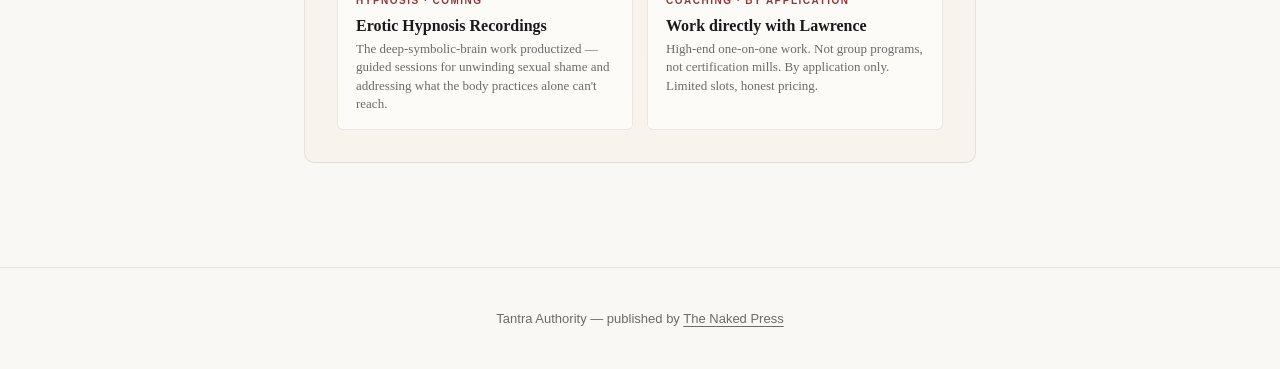
<file: articles/what-tantra-actually-is.html>
<!DOCTYPE html>
<html lang="en">
<head>
<meta charset="UTF-8">
<meta name="viewport" content="width=device-width, initial-scale=1.0">
<title>What Tantra Actually Is (and What It Isn't) — Tantra Authority</title>
<meta name="description" content="Strip away the candles, the certificate programs, and the eight-thousand-dollar retreats. What's left is a small, surprisingly accessible set of body technologies.">
<meta name="author" content="Lawrence Lanoff">
<link rel="stylesheet" href="../styles.css">
<link rel="icon" href="data:image/svg+xml,<svg xmlns='http://www.w3.org/2000/svg' viewBox='0 0 100 100'><text y='.9em' font-size='90'>○</text></svg>">
<script type="application/ld+json">
{
  "@context": "https://schema.org",
  "@type": "Article",
  "headline": "What Tantra Actually Is (and What It Isn't) \u2014 Tantra Authority",
  "description": "Strip away the candles, the certificate programs, and the eight-thousand-dollar retreats. What",
  "author": {
    "@type": "Person",
    "name": "Lawrence Lanoff",
    "url": "https://lawrencelanoff.com",
    "sameAs": [
      "https://lawrenceenergy.substack.com",
      "https://lawrencetheenergymaster.com"
    ],
    "jobTitle": "Teacher, Author, Founder of The Naked Press",
    "description": "Thirty-year teacher in modern Tantra, consciousness, and embodied practice. Author of the Beyond the Myth book series."
  },
  "publisher": {
    "@type": "Organization",
    "name": "Modern Enlightenment Authority",
    "url": "https://modern-enlightenment-authority.com/"
  },
  "datePublished": "2026-05-19",
  "dateModified": "2026-05-19",
  "mainEntityOfPage": {
    "@type": "WebPage",
    "@id": "https://modern-enlightenment-authority.com/articles/what-tantra-actually-is.html"
  },
  "url": "https://modern-enlightenment-authority.com/articles/what-tantra-actually-is.html",
  "inLanguage": "en-US",
  "isAccessibleForFree": true,
  "articleSection": "Enlightenment"
}
</script>
<script type="application/ld+json">
{
  "@context": "https://schema.org",
  "@type": "BreadcrumbList",
  "itemListElement": [
    {
      "@type": "ListItem",
      "position": 1,
      "name": "Home",
      "item": "https://modern-enlightenment-authority.com/"
    },
    {
      "@type": "ListItem",
      "position": 2,
      "name": "Articles",
      "item": "https://modern-enlightenment-authority.com/#articles"
    },
    {
      "@type": "ListItem",
      "position": 3,
      "name": "What Tantra Actually Is (and What It Isn't) \u2014 Tantra Authority",
      "item": "https://modern-enlightenment-authority.com/articles/what-tantra-actually-is.html"
    }
  ]
}
</script>
</head>
<body>

<header class="site-header">
  <div class="site-header-inner">
    <a href="../index.html" class="site-logo">TANTRA <span>AUTHORITY</span></a>
    <nav class="site-nav">
      <a href="../index.html">Articles</a>
      <a href="../directory.html">Directory</a>
      <a href="../shop.html">Shop</a>
      <a href="../book.html">The Book</a>
      <a href="../about.html">About</a>
    </nav>
  </div>
</header>

<main>

  <div class="article-meta">
    <span class="pill">Foundations</span>
    <span>9 min read</span>
  </div>

  <h1>What Tantra Actually Is (and What It Isn't)</h1>

  <p>The word <em>tantra</em> has been ruined. Not by the practices themselves, which are old, body-grounded, and verifiable. By thirty years of weekend workshops, certification programs, candle-marketing, and men who learned the word <em>shakti</em> last Tuesday and started selling it on Wednesday. Most people who Google their way into tantric content find a layer of marketing several inches thick over a much smaller, simpler core. This article is an attempt to scrape the marketing off and show you the core.</p>

  <h2>The two-movement definition</h2>

  <p>Tantra, in the form this site teaches, has <strong>two movements happening at the same time</strong>:</p>

  <p><strong>What you do</strong> — the body practices: breath, sound, vocalization, singing, dance, movement, touch, chant, focused attention, and explicit energy work. The felt, generated, sustained, redirected sensation in a body that is alive.</p>

  <p><strong>What you un-do</strong> — the dismantling: peeling off the beliefs, the traumas, the inherited training, the conditioning, the ideologies, the ideals, and the embedded patterns that prevent the body practices from doing what they are built to do.</p>

  <p>Both at once is the actual practice. The body work without the dismantling produces frustrated practitioners going through motions and wondering why nothing lands. The dismantling without the body work produces clarity that doesn't change anything operationally. Run together, the body opens, the mind clears, and the felt energy stops being theoretical.</p>

  <p>The deliverable, in plain language: a conscious cock. A wide-open relaxed pussy. Two bodies that finally know what they are for.</p>

  <p>Everything else — the gods, the lineages, the secret transmissions, the eight-thousand-dollar Tulum retreats — is decoration grown on top of that core. Some of the decoration is beautiful. Some of it is useful. None of it is the practice.</p>

  <h2>Where the word came from</h2>

  <p>Classical Indian <em>tantra</em> (Sanskrit: <em>tantra</em>, loosely "loom" or "weave") refers to a broad family of medieval esoteric traditions — Hindu, Buddhist, and otherwise — that flourished from roughly the 5th century onward. Most of what those traditions actually consisted of was philosophical, ritual, and devotional. A relatively small subset involved sexual practice, and most classical tantric sex was either highly ritualized or symbolic.</p>

  <p>The thing called "tantra" in the modern Western marketplace is not that. It is mostly <strong>Neo-Tantra</strong>, an invention of late-nineteenth-century Theosophical writers and twentieth-century Indian teachers (most notably Osho / Rajneesh, whose mass-market repackaging of selected practices and stripping of classical philosophical content created the template most contemporary tantra teachers still operate inside).</p>

  <p>This is not a criticism, exactly. Neo-Tantra contains real techniques. But knowing the lineage helps: when a teacher says "the ancients said," they almost always mean "I read this in a 1974 paperback that translated a 1950s lecture series that simplified a 13th-century text."</p>

  <h2>The body practices, in full</h2>

  <p>Most tantric writing names four or five practices and stops. The actual working vocabulary is broader:</p>

  <ul>
    <li><strong>Breath</strong> — slow, conscious, diaphragmatic, often coordinated with sensation or sound. The breath is the only autonomic system you can voluntarily control, which is why it is the universal entry point.</li>
    <li><strong>Sound</strong> — vocalization, humming, moaning. Sound modulates the vagus nerve via the throat and chest, which is one of the more direct ways to shift autonomic state.</li>
    <li><strong>Voice and singing</strong> — sustained tone, real singing, the kind of vocalization that comes from the lower body rather than the throat. Different from speech-level sound. The body responds differently.</li>
    <li><strong>Dance</strong> — full-body, unscripted, the body moving from its own impulse rather than from choreography. Different from "movement" generally. Specifically embodied. Often the fastest route into the lower body for adults stuck in their heads.</li>
    <li><strong>Movement</strong> — slow, deliberate, sometimes somatic shaking, sometimes static postures, sometimes spontaneous neurogenic tremors. The body in motion processes things the body in stillness cannot.</li>
    <li><strong>Touch</strong> — self-touch, partnered touch, comfort touch, erotic touch, sometimes intentionally non-erotic touch as a foundation. Quality of attention matters more than technique.</li>
    <li><strong>Chant</strong> — rhythmic vocalization with intention. Distinct from singing. Used both to organize attention and to entrain the nervous system to a tempo.</li>
    <li><strong>Focused attention</strong> — what your awareness rests on, for how long, with what quality. Not "mindfulness" as marketed — actual sustained attention without leaking.</li>
    <li><strong>Energy work</strong> — the most distinctive element, and the one most modern tantric writing either skips or treats as metaphysical decoration. The body generates real, felt, moveable, redirectable energy during arousal and during practice. Learning to feel it, sustain it, direct it, and cycle it through the body is its own discipline. This is not a metaphysical claim about chakras or kundalini. It is the felt fact of what a turned-on body does, when the practitioner has the bandwidth to actually feel it.</li>
  </ul>

  <p>Every legitimate tantric practice combines some of these in some proportion. Once you see the structure, the entire field becomes legible. You stop being impressed by complicated-looking practices and start asking the only useful question: <em>which of these is this practice using, and is it actually moving anything in my body?</em></p>

  <h2>The dismantling work — what most tantric education leaves out entirely</h2>

  <p>The body practices land in bodies. Bodies are not neutral. They are carrying decades of inherited belief, trauma, training, conditioning, ideology, ideal, and embedded pattern. Most of those patterns were installed before the practitioner could speak. None of them lift on their own.</p>

  <p>If you run the body practices on top of an un-examined load, two things happen. First, the practices feel awkward — you "go through the motions" but nothing lands. Second, the practices that <em>do</em> land hit the patterns and produce strange surface effects: sudden tears, sudden rage, dissociation, weird shame, the practice becoming "boring" or "stuck." This is the dismantling work knocking at the door. The work that traditional Western tantra schools either skip entirely or hand off to "do your therapy on your own time."</p>

  <p>The approach this site teaches treats the dismantling as part of the practice — not as preparation for it. Beliefs about your body. Inherited training about what sex should look like. Ideologies about what makes a man / what makes a woman. Ideals about how you should feel by now. Embedded patterns of bracing, dissociating, performing, hiding. All of it gets surfaced, named, and let go of, while the body practices keep running.</p>

  <p>This is why this work is uncomfortable in a different way than other tantric work. You are not just learning to breathe. You are watching what you believe about your breath, your body, and your worth get dismantled at the same time. Many practitioners don't enjoy this initially. The ones who stay find that the dismantling and the body work feed each other — the more clearly you breathe, the more visible the inherited junk becomes; the more inherited junk you let go of, the more deeply the breath actually goes.</p>

  <h2>What tantra is NOT</h2>

  <p>Several common assumptions about tantra are simply wrong. Naming them clears space.</p>

  <p><strong>Tantra is not "really long sex."</strong> Marathon intercourse is a marketing artifact. Some tantric practices do involve sustained arousal, but the goal is not duration for its own sake — it is staying present with what's happening in the body. A skilled tantric practitioner is not in bed for six hours because they "lasted." They are in bed for six hours because they're paying attention.</p>

  <p><strong>Tantra is not about ejaculation control specifically.</strong> Some streams of tantra emphasize semen retention. Some don't. Some treat ejaculation as energetically depleting. Some treat it as neutral. There is no single tantric position on the question. Anyone who tells you "real tantra means never coming" is selling you one school's position as the universal truth.</p>

  <p><strong>Tantra is not "sacred sexuality."</strong> The phrase "sacred sexuality" is a Neo-Tantra branding move that maps poorly onto classical practice and even more poorly onto what the techniques actually do. Sex is sex. Some practices use sexual arousal as their substrate. Calling them "sacred" adds mythology without adding effect.</p>

  <p><strong>Tantra is not <em>only</em> "feeling energy" — but energy is real.</strong> Many tantric practices produce strong, specific, moveable sensations in the body that the practitioner can generate, sustain, redirect, and cycle. Calling those sensations "energy" is the most accurate everyday word we have. You can also describe them in physiological language — autonomic activation, vagal tone, endogenous opioid release, muscular release of stored tension. Both vocabularies point at the same phenomenon. The phenomenon is the work. Dismissing energy because the metaphysical packaging around it has been silly is throwing out the actual thing because the wrapping was annoying.</p>

  <p><strong>Tantra is not a path to enlightenment.</strong> It is a set of body practices. Whether enlightenment is a thing, and whether body practices contribute to it, are separate questions you should not entangle. Plenty of people have used tantric practices their entire lives and remained ordinary humans with ordinary problems. The practices do real things; they don't do the things the brochures promise.</p>

  <h2>What it actually does</h2>

  <p>Stripped of the mythology, tantric practice reliably produces several things in most people who practice consistently:</p>

  <ul>
    <li>Better awareness of bodily sensation in real time</li>
    <li>Greater capacity to stay with discomfort without dissociating</li>
    <li>More vivid and sustained pleasure during partnered and solo sex</li>
    <li>Better regulation of the autonomic nervous system (slower heart rate variability, lower baseline cortisol, better sleep)</li>
    <li>Some reduction in the speed of habitual reactivity</li>
    <li>An expanded vocabulary for what is happening in your body and your partner's body</li>
  </ul>

  <p>These are not small things. They are also not magic. They are what consistent attention to breath, sound, movement, touch, and attention reliably produce, in roughly the same way that consistent attention to weights and protein reliably produces muscle.</p>

  <h2>Who should bother</h2>

  <p>Tantra is useful if you are an adult who is dissatisfied with the resolution at which you currently experience your own body, your own sexuality, or your own emotional life. It is not useful as a spiritual identity, a personality upgrade, or a way to feel more advanced than other people. If you find yourself wanting to mention at parties that you "practice tantra," you have already left the practice and entered the mythology.</p>

  <p>If, on the other hand, you want to actually feel more, notice more, and have access to sensations and capacities you currently don't — there is a real field here, and most of it is free, requires nothing but your body, and works.</p>

  <p>The rest of this site is dedicated to laying out the practices in plain language. No certifications. No initiations. No "level two" upsells. The book linked below is the comprehensive version of the same project.</p>

  <div class="animal-cta">
    <div class="animal-cta-eyebrow">Invite the Animal In</div>
    <h3 class="animal-cta-headline">This article is the head-level. The work is in the body.</h3>
    <p class="animal-cta-intro">If something here lit up — a recognition, a discomfort, a pull — that is the animal asking to be invited in. Below are the doors. Pick the one that calls.</p>

    <div class="rabbit-hole">
      <a href="the-dismantling.html" class="rabbit-hole-item">
        <div class="rh-label">Article · Foundations</div>
        <div class="rh-title">The Dismantling</div>
        <div class="rh-desc">The half of the practice almost no Western tantric education includes — and why running the body work without it produces the frustration most readers know.</div>
      </a>
      <a href="tantric-breathing-truth.html" class="rabbit-hole-item">
        <div class="rh-label">Article · Practice</div>
        <div class="rh-title">The Truth About Tantric Breathing</div>
        <div class="rh-desc">A 10-minute breath practice you can do tonight, plus the autonomic-nervous-system mechanism behind why it works.</div>
      </a>
      <a href="../book.html" class="rabbit-hole-item">
        <div class="rh-label">Book · Forthcoming</div>
        <div class="rh-title">Beyond the Myth: Definitive Guide to Modern Tantra</div>
        <div class="rh-desc">Lawrence Lanoff's full system. Every practice, the physiology, the history, the cult-avoidance chapter readers tend to need most.</div>
      </a>
      <a href="../directory.html" class="rabbit-hole-item">
        <div class="rh-label">Practitioner</div>
        <div class="rh-title">Find a vetted practitioner</div>
        <div class="rh-desc">Tantric teachers, body-workers, ritualists, sex workers — every listing with full transparency about lineage, training, and any cult associations.</div>
      </a>
      <a href="../shop.html" class="rabbit-hole-item">
        <div class="rh-label">Tools</div>
        <div class="rh-title">Curated gear</div>
        <div class="rh-desc">Honest reviews and recommendations — books from other authors when they earn it, lubes, toys, and equipment that actually delivers what it claims.</div>
      </a>
      <a href="https://thenakedmind.ai" class="rabbit-hole-item">
        <div class="rh-label">Newsletter</div>
        <div class="rh-title">The Naked Mind</div>
        <div class="rh-desc">Lawrence's longer essays on consciousness, sexuality, and the inherited frameworks that block both. Free to subscribe.</div>
      </a>
      <a href="../shop.html#hypnosis" class="rabbit-hole-item">
        <div class="rh-label">Hypnosis · Coming</div>
        <div class="rh-title">Erotic Hypnosis Recordings</div>
        <div class="rh-desc">The deep-symbolic-brain work productized — guided sessions for unwinding sexual shame and addressing what the body practices alone can't reach.</div>
      </a>
      <a href="../about.html#coaching" class="rabbit-hole-item">
        <div class="rh-label">Coaching · By Application</div>
        <div class="rh-title">Work directly with Lawrence</div>
        <div class="rh-desc">High-end one-on-one work. Not group programs, not certification mills. By application only. Limited slots, honest pricing.</div>
      </a>
    </div>
  </div>

</main>

<footer class="site-footer">
  <div>Tantra Authority — published by <a href="https://thenaked.press">The Naked Press</a></div>
  
</footer>

</body>
</html>
</file>
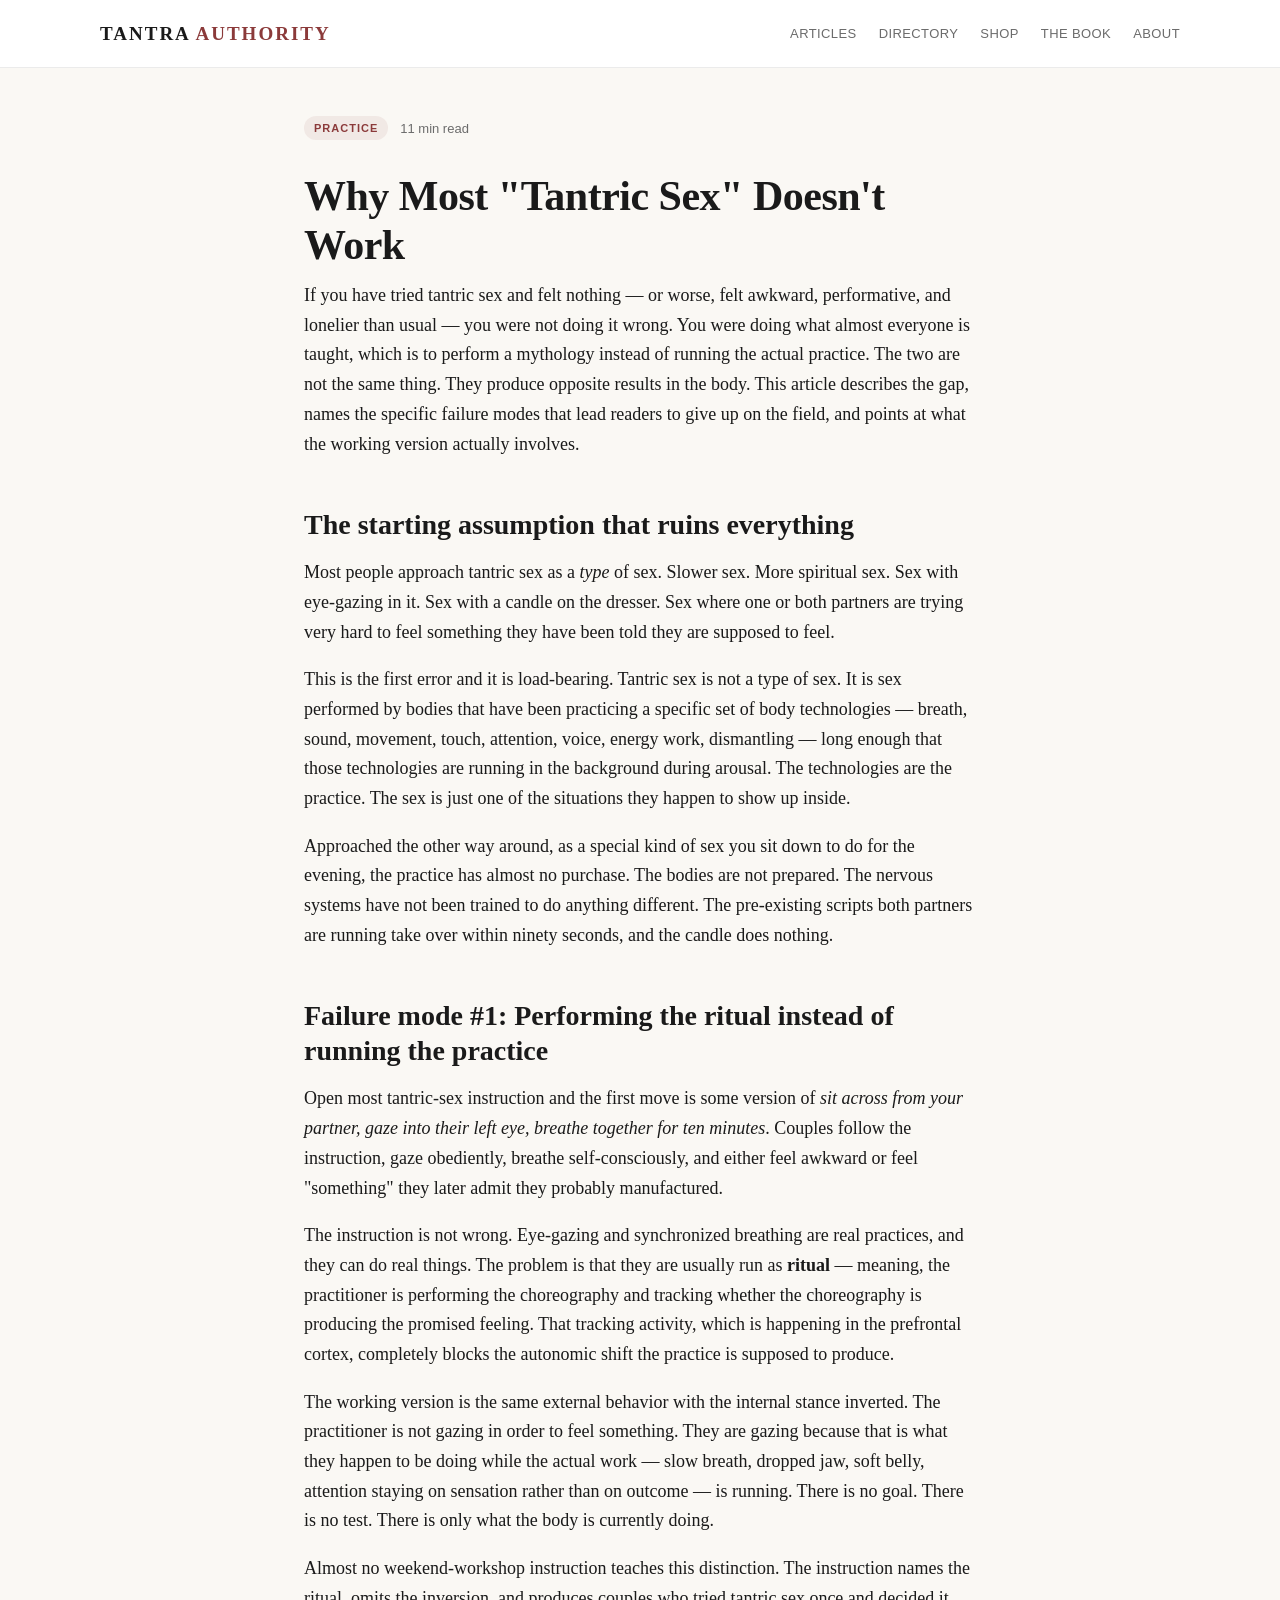
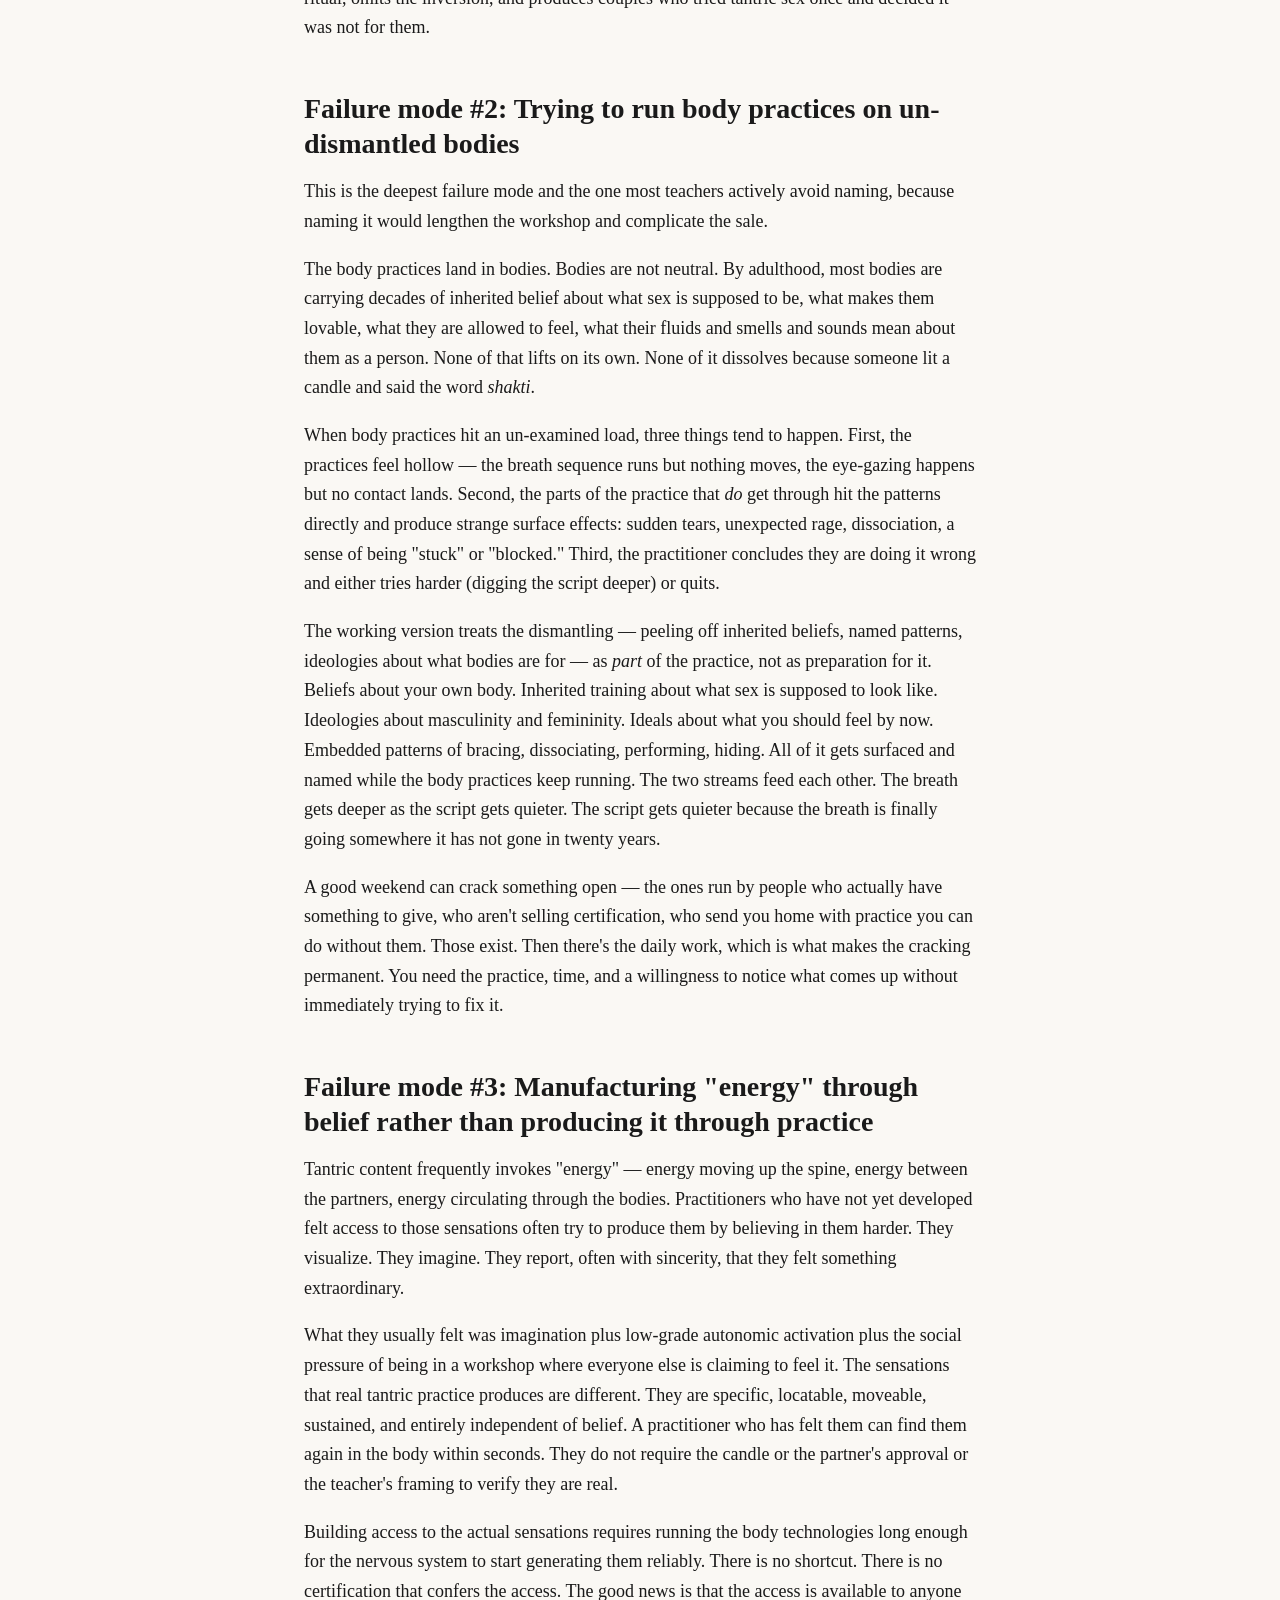
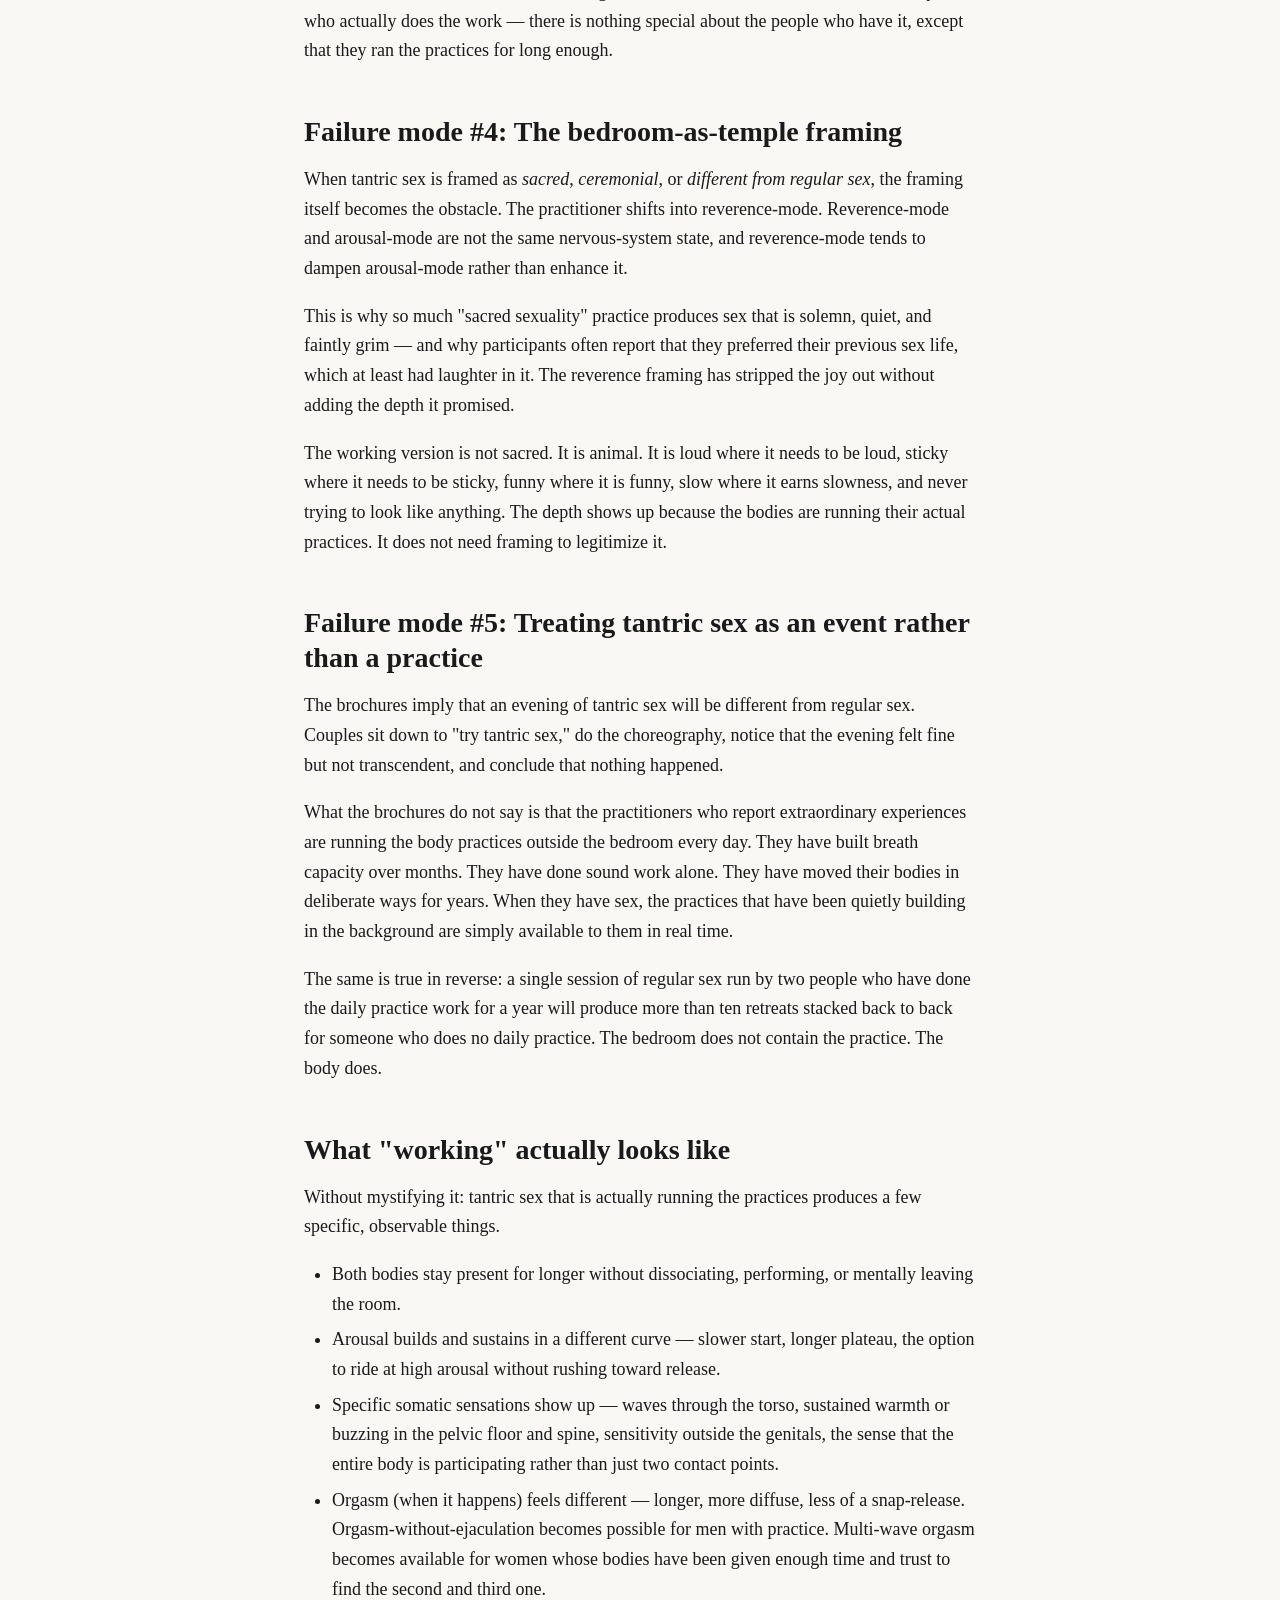
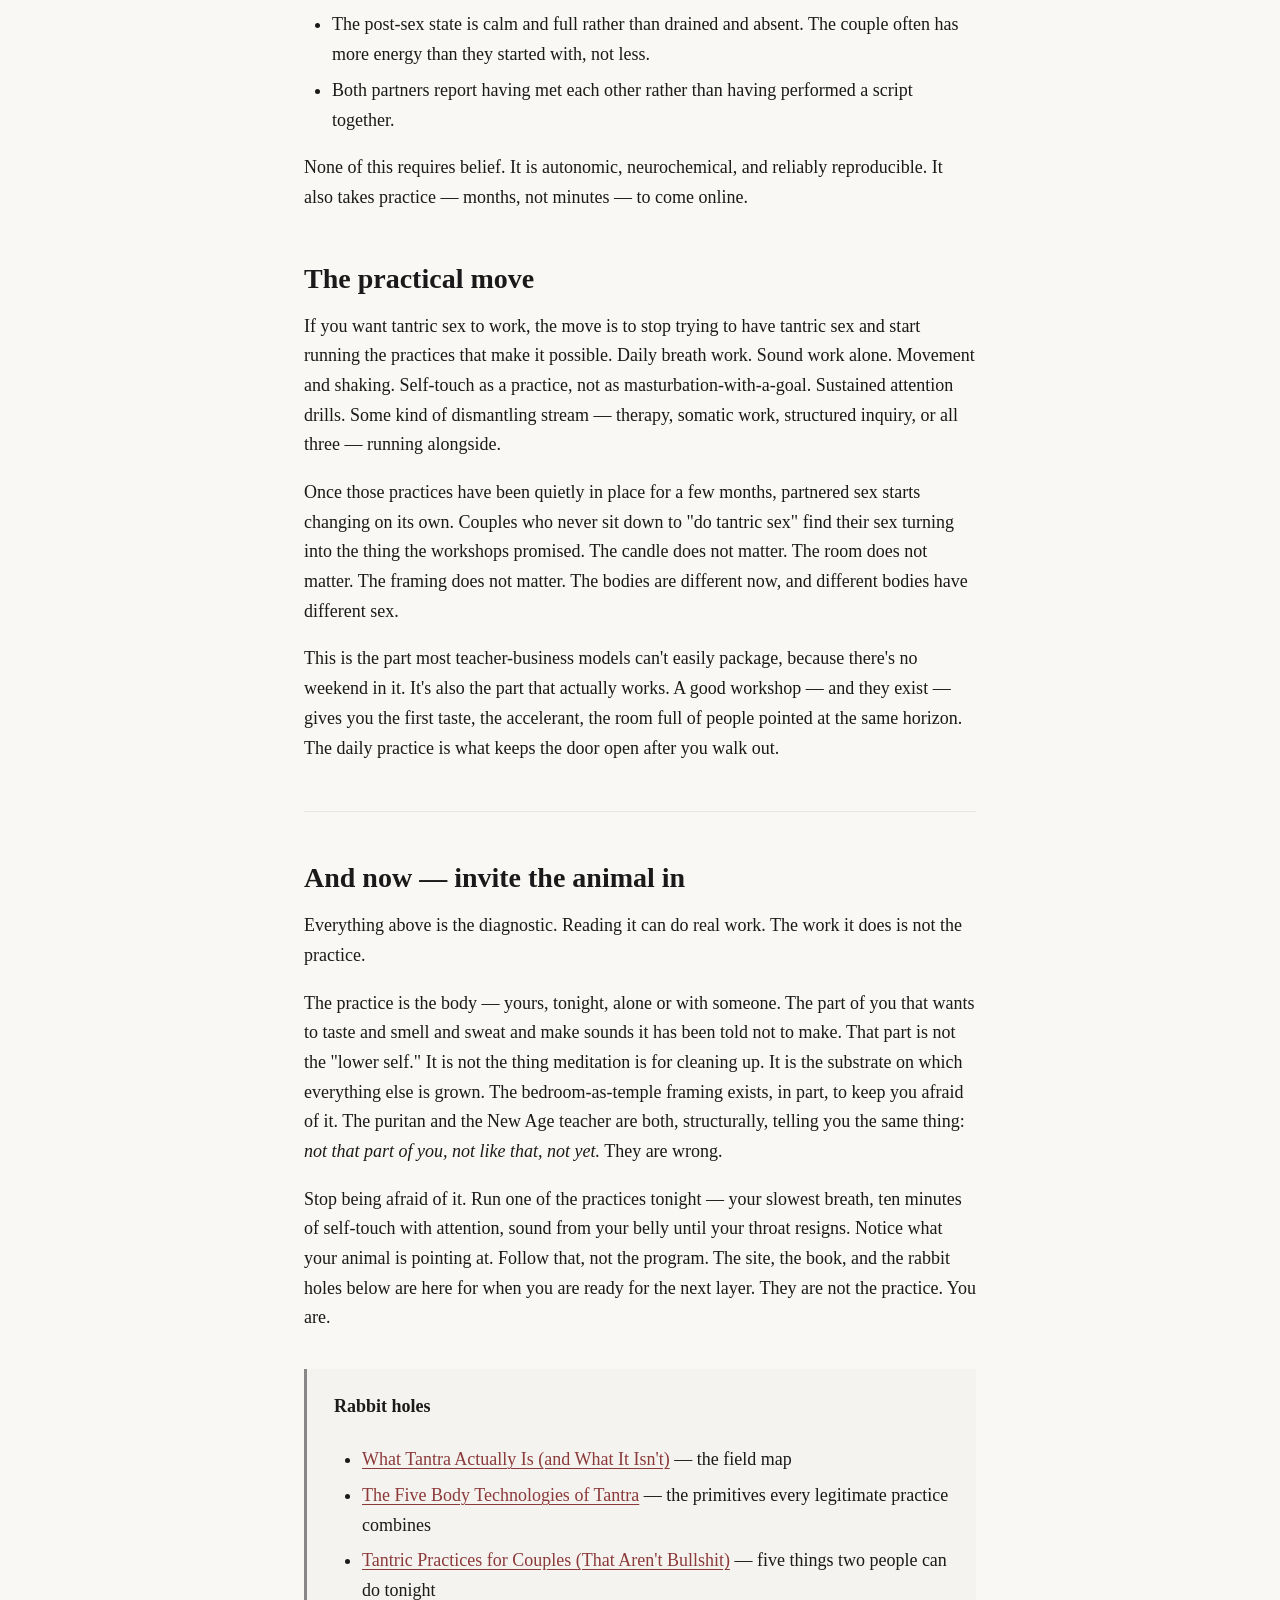
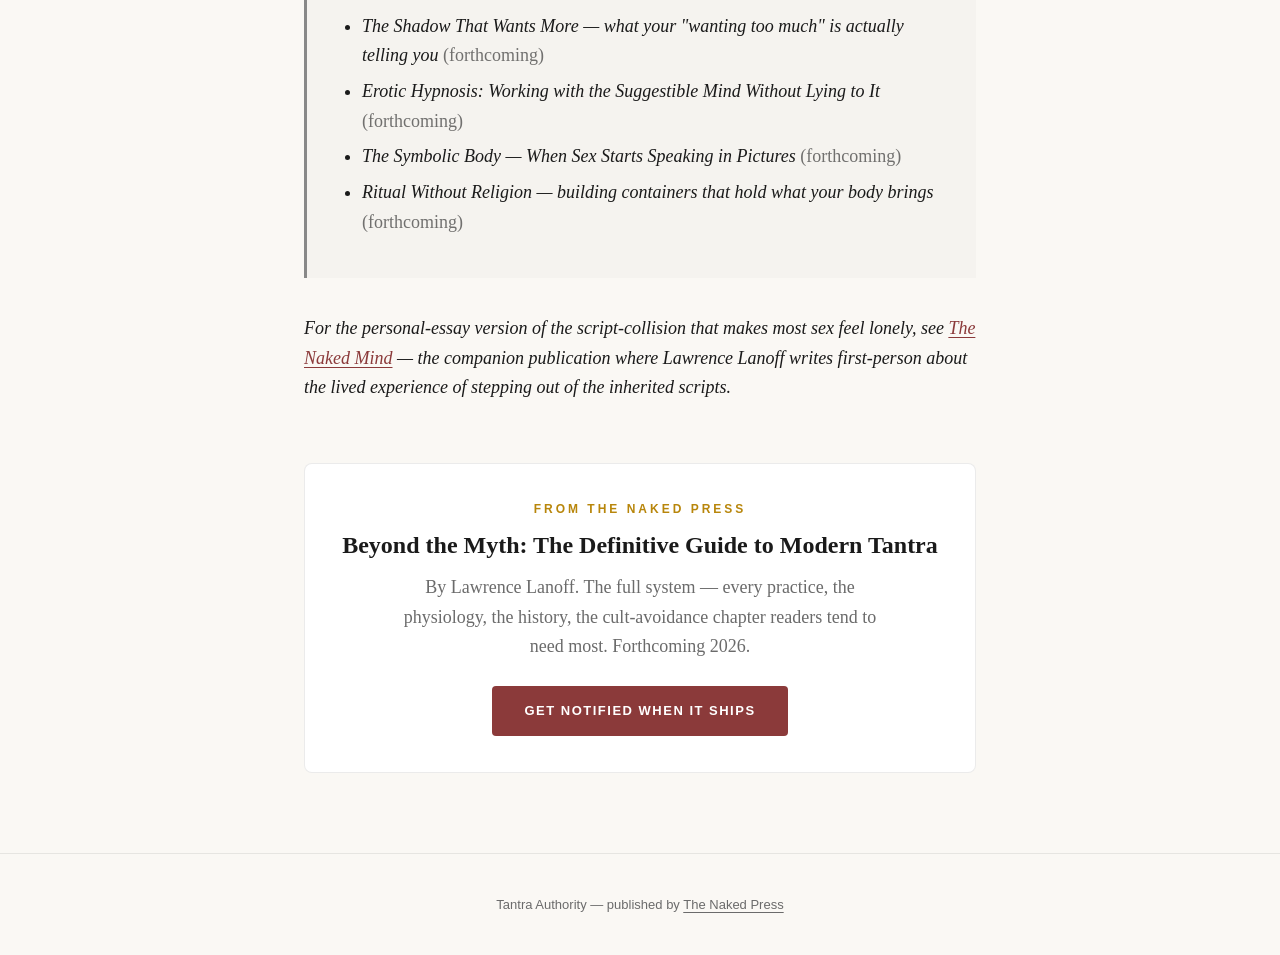
<file: articles/why-most-tantric-sex-doesnt-work.html>
<!DOCTYPE html>
<html lang="en">
<head>
<meta charset="UTF-8">
<meta name="viewport" content="width=device-width, initial-scale=1.0">
<title>Why Most "Tantric Sex" Doesn't Work — Tantra Authority</title>
<meta name="description" content="If you've tried tantric sex and felt nothing — or worse, felt awkward — you weren't doing it wrong. You were doing what almost everyone is taught, which is to perform a mythology instead of running the actual practice.">
<meta name="author" content="Lawrence Lanoff">
<link rel="stylesheet" href="../styles.css">
<link rel="icon" href="data:image/svg+xml,<svg xmlns='http://www.w3.org/2000/svg' viewBox='0 0 100 100'><text y='.9em' font-size='90'>○</text></svg>">
<script type="application/ld+json">
{
  "@context": "https://schema.org",
  "@type": "Article",
  "headline": "Why Most \"Tantric Sex\" Doesn't Work \u2014 Tantra Authority",
  "description": "If you",
  "author": {
    "@type": "Person",
    "name": "Lawrence Lanoff",
    "url": "https://lawrencelanoff.com",
    "sameAs": [
      "https://lawrenceenergy.substack.com",
      "https://lawrencetheenergymaster.com"
    ],
    "jobTitle": "Teacher, Author, Founder of The Naked Press",
    "description": "Thirty-year teacher in modern Tantra, consciousness, and embodied practice. Author of the Beyond the Myth book series."
  },
  "publisher": {
    "@type": "Organization",
    "name": "Modern Enlightenment Authority",
    "url": "https://modern-enlightenment-authority.com/"
  },
  "datePublished": "2026-05-19",
  "dateModified": "2026-05-19",
  "mainEntityOfPage": {
    "@type": "WebPage",
    "@id": "https://modern-enlightenment-authority.com/articles/why-most-tantric-sex-doesnt-work.html"
  },
  "url": "https://modern-enlightenment-authority.com/articles/why-most-tantric-sex-doesnt-work.html",
  "inLanguage": "en-US",
  "isAccessibleForFree": true,
  "articleSection": "Enlightenment"
}
</script>
<script type="application/ld+json">
{
  "@context": "https://schema.org",
  "@type": "BreadcrumbList",
  "itemListElement": [
    {
      "@type": "ListItem",
      "position": 1,
      "name": "Home",
      "item": "https://modern-enlightenment-authority.com/"
    },
    {
      "@type": "ListItem",
      "position": 2,
      "name": "Articles",
      "item": "https://modern-enlightenment-authority.com/#articles"
    },
    {
      "@type": "ListItem",
      "position": 3,
      "name": "Why Most \"Tantric Sex\" Doesn't Work \u2014 Tantra Authority",
      "item": "https://modern-enlightenment-authority.com/articles/why-most-tantric-sex-doesnt-work.html"
    }
  ]
}
</script>
</head>
<body>

<header class="site-header">
  <div class="site-header-inner">
    <a href="../index.html" class="site-logo">TANTRA <span>AUTHORITY</span></a>
    <nav class="site-nav">
      <a href="../index.html">Articles</a>
      <a href="../directory.html">Directory</a>
      <a href="../shop.html">Shop</a>
      <a href="../book.html">The Book</a>
      <a href="../about.html">About</a>
    </nav>
  </div>
</header>

<main>

  <div class="article-meta">
    <span class="pill">Practice</span>
    <span>11 min read</span>
  </div>

  <h1>Why Most "Tantric Sex" Doesn't Work</h1>

  <p>If you have tried tantric sex and felt nothing — or worse, felt awkward, performative, and lonelier than usual — you were not doing it wrong. You were doing what almost everyone is taught, which is to perform a mythology instead of running the actual practice. The two are not the same thing. They produce opposite results in the body. This article describes the gap, names the specific failure modes that lead readers to give up on the field, and points at what the working version actually involves.</p>

  <h2>The starting assumption that ruins everything</h2>

  <p>Most people approach tantric sex as a <em>type</em> of sex. Slower sex. More spiritual sex. Sex with eye-gazing in it. Sex with a candle on the dresser. Sex where one or both partners are trying very hard to feel something they have been told they are supposed to feel.</p>

  <p>This is the first error and it is load-bearing. Tantric sex is not a type of sex. It is sex performed by bodies that have been practicing a specific set of body technologies — breath, sound, movement, touch, attention, voice, energy work, dismantling — long enough that those technologies are running in the background during arousal. The technologies are the practice. The sex is just one of the situations they happen to show up inside.</p>

  <p>Approached the other way around, as a special kind of sex you sit down to do for the evening, the practice has almost no purchase. The bodies are not prepared. The nervous systems have not been trained to do anything different. The pre-existing scripts both partners are running take over within ninety seconds, and the candle does nothing.</p>

  <h2>Failure mode #1: Performing the ritual instead of running the practice</h2>

  <p>Open most tantric-sex instruction and the first move is some version of <em>sit across from your partner, gaze into their left eye, breathe together for ten minutes</em>. Couples follow the instruction, gaze obediently, breathe self-consciously, and either feel awkward or feel "something" they later admit they probably manufactured.</p>

  <p>The instruction is not wrong. Eye-gazing and synchronized breathing are real practices, and they can do real things. The problem is that they are usually run as <strong>ritual</strong> — meaning, the practitioner is performing the choreography and tracking whether the choreography is producing the promised feeling. That tracking activity, which is happening in the prefrontal cortex, completely blocks the autonomic shift the practice is supposed to produce.</p>

  <p>The working version is the same external behavior with the internal stance inverted. The practitioner is not gazing in order to feel something. They are gazing because that is what they happen to be doing while the actual work — slow breath, dropped jaw, soft belly, attention staying on sensation rather than on outcome — is running. There is no goal. There is no test. There is only what the body is currently doing.</p>

  <p>Almost no weekend-workshop instruction teaches this distinction. The instruction names the ritual, omits the inversion, and produces couples who tried tantric sex once and decided it was not for them.</p>

  <h2>Failure mode #2: Trying to run body practices on un-dismantled bodies</h2>

  <p>This is the deepest failure mode and the one most teachers actively avoid naming, because naming it would lengthen the workshop and complicate the sale.</p>

  <p>The body practices land in bodies. Bodies are not neutral. By adulthood, most bodies are carrying decades of inherited belief about what sex is supposed to be, what makes them lovable, what they are allowed to feel, what their fluids and smells and sounds mean about them as a person. None of that lifts on its own. None of it dissolves because someone lit a candle and said the word <em>shakti</em>.</p>

  <p>When body practices hit an un-examined load, three things tend to happen. First, the practices feel hollow — the breath sequence runs but nothing moves, the eye-gazing happens but no contact lands. Second, the parts of the practice that <em>do</em> get through hit the patterns directly and produce strange surface effects: sudden tears, unexpected rage, dissociation, a sense of being "stuck" or "blocked." Third, the practitioner concludes they are doing it wrong and either tries harder (digging the script deeper) or quits.</p>

  <p>The working version treats the dismantling — peeling off inherited beliefs, named patterns, ideologies about what bodies are for — as <em>part</em> of the practice, not as preparation for it. Beliefs about your own body. Inherited training about what sex is supposed to look like. Ideologies about masculinity and femininity. Ideals about what you should feel by now. Embedded patterns of bracing, dissociating, performing, hiding. All of it gets surfaced and named while the body practices keep running. The two streams feed each other. The breath gets deeper as the script gets quieter. The script gets quieter because the breath is finally going somewhere it has not gone in twenty years.</p>

  <p>A good weekend can crack something open — the ones run by people who actually have something to give, who aren't selling certification, who send you home with practice you can do without them. Those exist. Then there's the daily work, which is what makes the cracking permanent. You need the practice, time, and a willingness to notice what comes up without immediately trying to fix it.</p>

  <h2>Failure mode #3: Manufacturing "energy" through belief rather than producing it through practice</h2>

  <p>Tantric content frequently invokes "energy" — energy moving up the spine, energy between the partners, energy circulating through the bodies. Practitioners who have not yet developed felt access to those sensations often try to produce them by believing in them harder. They visualize. They imagine. They report, often with sincerity, that they felt something extraordinary.</p>

  <p>What they usually felt was imagination plus low-grade autonomic activation plus the social pressure of being in a workshop where everyone else is claiming to feel it. The sensations that real tantric practice produces are different. They are specific, locatable, moveable, sustained, and entirely independent of belief. A practitioner who has felt them can find them again in the body within seconds. They do not require the candle or the partner's approval or the teacher's framing to verify they are real.</p>

  <p>Building access to the actual sensations requires running the body technologies long enough for the nervous system to start generating them reliably. There is no shortcut. There is no certification that confers the access. The good news is that the access is available to anyone who actually does the work — there is nothing special about the people who have it, except that they ran the practices for long enough.</p>

  <h2>Failure mode #4: The bedroom-as-temple framing</h2>

  <p>When tantric sex is framed as <em>sacred</em>, <em>ceremonial</em>, or <em>different from regular sex</em>, the framing itself becomes the obstacle. The practitioner shifts into reverence-mode. Reverence-mode and arousal-mode are not the same nervous-system state, and reverence-mode tends to dampen arousal-mode rather than enhance it.</p>

  <p>This is why so much "sacred sexuality" practice produces sex that is solemn, quiet, and faintly grim — and why participants often report that they preferred their previous sex life, which at least had laughter in it. The reverence framing has stripped the joy out without adding the depth it promised.</p>

  <p>The working version is not sacred. It is animal. It is loud where it needs to be loud, sticky where it needs to be sticky, funny where it is funny, slow where it earns slowness, and never trying to look like anything. The depth shows up because the bodies are running their actual practices. It does not need framing to legitimize it.</p>

  <h2>Failure mode #5: Treating tantric sex as an event rather than a practice</h2>

  <p>The brochures imply that an evening of tantric sex will be different from regular sex. Couples sit down to "try tantric sex," do the choreography, notice that the evening felt fine but not transcendent, and conclude that nothing happened.</p>

  <p>What the brochures do not say is that the practitioners who report extraordinary experiences are running the body practices outside the bedroom every day. They have built breath capacity over months. They have done sound work alone. They have moved their bodies in deliberate ways for years. When they have sex, the practices that have been quietly building in the background are simply available to them in real time.</p>

  <p>The same is true in reverse: a single session of regular sex run by two people who have done the daily practice work for a year will produce more than ten retreats stacked back to back for someone who does no daily practice. The bedroom does not contain the practice. The body does.</p>

  <h2>What "working" actually looks like</h2>

  <p>Without mystifying it: tantric sex that is actually running the practices produces a few specific, observable things.</p>

  <ul>
    <li>Both bodies stay present for longer without dissociating, performing, or mentally leaving the room.</li>
    <li>Arousal builds and sustains in a different curve — slower start, longer plateau, the option to ride at high arousal without rushing toward release.</li>
    <li>Specific somatic sensations show up — waves through the torso, sustained warmth or buzzing in the pelvic floor and spine, sensitivity outside the genitals, the sense that the entire body is participating rather than just two contact points.</li>
    <li>Orgasm (when it happens) feels different — longer, more diffuse, less of a snap-release. Orgasm-without-ejaculation becomes possible for men with practice. Multi-wave orgasm becomes available for women whose bodies have been given enough time and trust to find the second and third one.</li>
    <li>The post-sex state is calm and full rather than drained and absent. The couple often has more energy than they started with, not less.</li>
    <li>Both partners report having met each other rather than having performed a script together.</li>
  </ul>

  <p>None of this requires belief. It is autonomic, neurochemical, and reliably reproducible. It also takes practice — months, not minutes — to come online.</p>

  <h2>The practical move</h2>

  <p>If you want tantric sex to work, the move is to stop trying to have tantric sex and start running the practices that make it possible. Daily breath work. Sound work alone. Movement and shaking. Self-touch as a practice, not as masturbation-with-a-goal. Sustained attention drills. Some kind of dismantling stream — therapy, somatic work, structured inquiry, or all three — running alongside.</p>

  <p>Once those practices have been quietly in place for a few months, partnered sex starts changing on its own. Couples who never sit down to "do tantric sex" find their sex turning into the thing the workshops promised. The candle does not matter. The room does not matter. The framing does not matter. The bodies are different now, and different bodies have different sex.</p>

  <p>This is the part most teacher-business models can't easily package, because there's no weekend in it. It's also the part that actually works. A good workshop — and they exist — gives you the first taste, the accelerant, the room full of people pointed at the same horizon. The daily practice is what keeps the door open after you walk out.</p>

  <hr>

  <h2>And now — invite the animal in</h2>

  <p>Everything above is the diagnostic. Reading it can do real work. The work it does is not the practice.</p>

  <p>The practice is the body — yours, tonight, alone or with someone. The part of you that wants to taste and smell and sweat and make sounds it has been told not to make. That part is not the "lower self." It is not the thing meditation is for cleaning up. It is the substrate on which everything else is grown. The bedroom-as-temple framing exists, in part, to keep you afraid of it. The puritan and the New Age teacher are both, structurally, telling you the same thing: <em>not that part of you, not like that, not yet.</em> They are wrong.</p>

  <p>Stop being afraid of it. Run one of the practices tonight — your slowest breath, ten minutes of self-touch with attention, sound from your belly until your throat resigns. Notice what your animal is pointing at. Follow that, not the program. The site, the book, and the rabbit holes below are here for when you are ready for the next layer. They are not the practice. You are.</p>

  <div class="rabbit-holes" style="margin: 2em 0; padding: 1.25em 1.5em; border-left: 3px solid #888; background: rgba(0,0,0,0.02);">
    <h4 style="margin-top: 0;">Rabbit holes</h4>
    <ul>
      <li><a href="../articles/what-tantra-actually-is.html">What Tantra Actually Is (and What It Isn't)</a> — the field map</li>
      <li><a href="../articles/five-body-technologies.html">The Five Body Technologies of Tantra</a> — the primitives every legitimate practice combines</li>
      <li><a href="../articles/tantric-practices-for-couples.html">Tantric Practices for Couples (That Aren't Bullshit)</a> — five things two people can do tonight</li>
      <li><em>The Shadow That Wants More — what your "wanting too much" is actually telling you</em> <span style="opacity:0.6;">(forthcoming)</span></li>
      <li><em>Erotic Hypnosis: Working with the Suggestible Mind Without Lying to It</em> <span style="opacity:0.6;">(forthcoming)</span></li>
      <li><em>The Symbolic Body — When Sex Starts Speaking in Pictures</em> <span style="opacity:0.6;">(forthcoming)</span></li>
      <li><em>Ritual Without Religion — building containers that hold what your body brings</em> <span style="opacity:0.6;">(forthcoming)</span></li>
    </ul>
  </div>

  <p><em>For the personal-essay version of the script-collision that makes most sex feel lonely, see <a href="https://thenakedmind.substack.com">The Naked Mind</a> — the companion publication where Lawrence Lanoff writes first-person about the lived experience of stepping out of the inherited scripts.</em></p>

  <div class="cta-card">
    <div class="eyebrow">From The Naked Press</div>
    <h3>Beyond the Myth: The Definitive Guide to Modern Tantra</h3>
    <p>By Lawrence Lanoff. The full system — every practice, the physiology, the history, the cult-avoidance chapter readers tend to need most. Forthcoming 2026.</p>
    <a href="../book.html" class="cta-button">Get notified when it ships</a>
  </div>

</main>

<footer class="site-footer">
  <div>Tantra Authority — published by <a href="https://thenaked.press">The Naked Press</a></div>
</footer>

</body>
</html>
</file>
<file: styles.css>
/* Tantra Authority — base stylesheet
   Clean, readable, calm. Not punk. Not New Age.
   Designed for educational long-form reading.
*/

:root {
  --bg: #faf8f4;
  --bg-card: #ffffff;
  --text: #1a1a1a;
  --text-muted: #6b6b6b;
  --accent: #8b3a3a;        /* deep red — earthy, not sex-shop red */
  --accent-soft: #c89d9c;
  --border: rgba(0,0,0,0.08);
  --gold: #b8860b;          /* muted gold for CTA */
  --max-w: 720px;
  --max-w-wide: 1080px;
}

* { box-sizing: border-box; }
html, body { margin: 0; padding: 0; }
body {
  font-family: 'Charter', 'Georgia', 'Cambria', 'Times New Roman', serif;
  font-size: 18px;
  line-height: 1.65;
  color: var(--text);
  background: var(--bg);
  -webkit-font-smoothing: antialiased;
}

/* Site header */
.site-header {
  border-bottom: 1px solid var(--border);
  background: var(--bg-card);
  padding: 18px 24px;
  position: sticky; top: 0; z-index: 50;
  backdrop-filter: blur(8px);
}
.site-header-inner {
  max-width: var(--max-w-wide);
  margin: 0 auto;
  display: flex;
  align-items: center;
  justify-content: space-between;
  gap: 32px;
}
.site-logo {
  font-family: 'Charter', serif;
  font-weight: 700;
  font-size: 19px;
  letter-spacing: 2px;
  text-transform: uppercase;
  text-decoration: none;
  color: var(--text);
}
.site-logo span { color: var(--accent); }
.site-nav { display: flex; gap: 22px; }
.site-nav a {
  font-family: 'Inter', -apple-system, BlinkMacSystemFont, sans-serif;
  font-size: 13px;
  font-weight: 500;
  letter-spacing: 0.4px;
  text-decoration: none;
  color: var(--text-muted);
  text-transform: uppercase;
}
.site-nav a:hover { color: var(--accent); }

/* Main containers */
main { max-width: var(--max-w); margin: 0 auto; padding: 48px 24px 80px; }
.wide { max-width: var(--max-w-wide); }

/* Typography */
h1 {
  font-family: 'Charter', serif;
  font-size: 42px;
  font-weight: 700;
  line-height: 1.15;
  letter-spacing: -0.5px;
  margin: 0 0 12px;
}
h2 {
  font-size: 28px;
  font-weight: 700;
  line-height: 1.25;
  margin: 48px 0 16px;
}
h3 {
  font-size: 21px;
  font-weight: 700;
  line-height: 1.3;
  margin: 32px 0 12px;
}
p, ul, ol { margin: 0 0 18px; }
ul, ol { padding-left: 28px; }
li { margin-bottom: 6px; }
strong { font-weight: 700; }
em { font-style: italic; }
a { color: var(--accent); text-decoration: underline; text-decoration-thickness: 1px; text-underline-offset: 3px; }
a:hover { color: var(--gold); }

blockquote {
  margin: 28px 0;
  padding: 0 0 0 24px;
  border-left: 3px solid var(--accent-soft);
  color: var(--text-muted);
  font-style: italic;
}

hr {
  border: none;
  border-top: 1px solid var(--border);
  margin: 48px 0;
}

/* Hero */
.hero {
  text-align: center;
  padding: 80px 24px 60px;
  max-width: var(--max-w);
  margin: 0 auto;
}
.hero-eyebrow {
  font-family: 'Inter', sans-serif;
  font-size: 12px;
  font-weight: 600;
  letter-spacing: 3px;
  text-transform: uppercase;
  color: var(--accent);
  margin-bottom: 16px;
}
.hero h1 { font-size: 52px; margin-bottom: 20px; }
.hero-sub {
  font-size: 20px;
  line-height: 1.5;
  color: var(--text-muted);
  max-width: 580px;
  margin: 0 auto 32px;
}

/* Article meta */
.article-meta {
  font-family: 'Inter', sans-serif;
  font-size: 13px;
  color: var(--text-muted);
  margin-bottom: 32px;
  display: flex;
  gap: 12px;
  align-items: center;
}
.article-meta .pill {
  display: inline-block;
  padding: 3px 10px;
  border-radius: 100px;
  background: rgba(139,58,58,0.08);
  color: var(--accent);
  font-size: 11px;
  font-weight: 600;
  letter-spacing: 1px;
  text-transform: uppercase;
}

/* Article list (homepage) */
.article-list {
  display: grid;
  gap: 32px;
  margin-top: 48px;
}
.article-card {
  border-bottom: 1px solid var(--border);
  padding-bottom: 28px;
}
.article-card:last-child { border-bottom: none; }
.article-card a { text-decoration: none; color: inherit; }
.article-card h3 {
  margin: 0 0 8px;
  transition: color 0.15s;
}
.article-card a:hover h3 { color: var(--accent); }
.article-card .excerpt {
  color: var(--text-muted);
  font-size: 17px;
  margin: 0;
}
.article-card .meta {
  font-family: 'Inter', sans-serif;
  font-size: 12px;
  color: var(--text-muted);
  letter-spacing: 1px;
  text-transform: uppercase;
  margin-top: 10px;
}

/* CTA card (book funnel) */
.cta-card {
  margin: 60px 0 0;
  padding: 36px;
  background: var(--bg-card);
  border: 1px solid var(--border);
  border-radius: 8px;
  text-align: center;
}
.cta-card .eyebrow {
  font-family: 'Inter', sans-serif;
  font-size: 12px;
  font-weight: 600;
  letter-spacing: 3px;
  text-transform: uppercase;
  color: var(--gold);
  margin-bottom: 10px;
}
.cta-card h3 {
  font-size: 24px;
  margin: 0 0 12px;
}
.cta-card p {
  color: var(--text-muted);
  max-width: 480px;
  margin: 0 auto 24px;
}
.cta-button {
  display: inline-block;
  background: var(--accent);
  color: #fff !important;
  font-family: 'Inter', sans-serif;
  font-size: 13px;
  font-weight: 600;
  letter-spacing: 1.5px;
  text-transform: uppercase;
  text-decoration: none !important;
  padding: 14px 32px;
  border-radius: 4px;
  transition: background 0.15s;
}
.cta-button:hover { background: var(--gold) !important; color: #fff !important; }

/* Invite the Animal In — rich rabbit-hole CTA module */
.animal-cta {
  margin: 64px 0 24px;
  padding: 36px 32px 32px;
  background: linear-gradient(180deg, rgba(139,58,58,0.04), rgba(184,134,11,0.03));
  border: 1px solid var(--border);
  border-radius: 10px;
}
.animal-cta-eyebrow {
  font-family: 'Inter', sans-serif;
  font-size: 11px;
  font-weight: 600;
  letter-spacing: 3px;
  text-transform: uppercase;
  color: var(--accent);
  margin-bottom: 8px;
}
.animal-cta-headline {
  font-family: 'Charter', serif;
  font-size: 24px;
  font-weight: 700;
  line-height: 1.25;
  margin: 0 0 14px;
  color: var(--text);
}
.animal-cta-intro {
  font-size: 16px;
  color: var(--text-muted);
  margin-bottom: 24px;
  font-style: italic;
}
.rabbit-hole {
  display: grid;
  grid-template-columns: repeat(auto-fit, minmax(220px, 1fr));
  gap: 14px;
  margin-top: 18px;
}
.rabbit-hole-item {
  padding: 16px 18px;
  background: rgba(255,255,255,0.6);
  border: 1px solid var(--border);
  border-radius: 6px;
  text-decoration: none;
  color: var(--text);
  transition: all 0.15s;
  display: block;
}
.rabbit-hole-item:hover {
  background: rgba(255,255,255,0.95);
  border-color: var(--accent-soft);
  transform: translateY(-1px);
}
.rabbit-hole-item .rh-label {
  font-family: 'Inter', sans-serif;
  font-size: 10px;
  font-weight: 600;
  letter-spacing: 1.5px;
  text-transform: uppercase;
  color: var(--accent);
  margin-bottom: 6px;
}
.rabbit-hole-item .rh-title {
  font-family: 'Charter', serif;
  font-size: 16px;
  font-weight: 700;
  line-height: 1.3;
  margin-bottom: 4px;
  color: var(--text);
}
.rabbit-hole-item .rh-desc {
  font-size: 13px;
  color: var(--text-muted);
  line-height: 1.4;
}

/* Newsletter inline */
.newsletter {
  margin: 48px 0;
  padding: 28px;
  border: 1px dashed var(--border);
  border-radius: 6px;
  text-align: center;
}
.newsletter h4 {
  margin: 0 0 8px;
  font-size: 18px;
}
.newsletter p { color: var(--text-muted); margin: 0 0 18px; font-size: 15px; }
.newsletter form { display: flex; gap: 8px; max-width: 440px; margin: 0 auto; }
.newsletter input[type="email"] {
  flex: 1;
  padding: 12px 14px;
  border: 1px solid var(--border);
  border-radius: 4px;
  font-family: 'Inter', sans-serif;
  font-size: 14px;
  background: #fff;
}
.newsletter button {
  padding: 12px 22px;
  background: var(--accent);
  color: #fff;
  border: none;
  border-radius: 4px;
  font-family: 'Inter', sans-serif;
  font-size: 13px;
  font-weight: 600;
  letter-spacing: 1px;
  text-transform: uppercase;
  cursor: pointer;
}

/* Footer */
.site-footer {
  border-top: 1px solid var(--border);
  padding: 40px 24px;
  text-align: center;
  font-family: 'Inter', sans-serif;
  font-size: 13px;
  color: var(--text-muted);
}
.site-footer a { color: var(--text-muted); }
.site-footer .footer-imprint { margin-top: 8px; font-size: 11px; letter-spacing: 1px; }

/* Tablet — medium screens (768-900px) */
@media (max-width: 900px) {
  .site-header-inner { gap: 16px; }
  .site-nav { gap: 14px; }
  .site-nav a { font-size: 12px; }
  .hero { padding: 64px 20px 48px; }
  .hero h1 { font-size: 44px; }
  main { padding: 40px 20px 64px; }
}

/* Mobile (< 640px) */
@media (max-width: 640px) {
  body { font-size: 17px; line-height: 1.6; }

  /* Header — stack logo + nav vertically; nav wraps to multiple lines */
  .site-header { padding: 14px 16px; position: static; backdrop-filter: none; }
  .site-header-inner {
    flex-direction: column;
    gap: 10px;
  }
  .site-logo { font-size: 17px; letter-spacing: 1.5px; }
  .site-nav {
    flex-wrap: wrap;
    justify-content: center;
    gap: 6px 14px;
    width: 100%;
  }
  .site-nav a { font-size: 11px; letter-spacing: 0.3px; padding: 4px 0; }

  /* Hero */
  .hero { padding: 40px 16px 32px; }
  .hero h1 { font-size: 34px; line-height: 1.15; margin-bottom: 16px; }
  .hero-sub { font-size: 17px; }
  .hero-eyebrow { font-size: 11px; letter-spacing: 2.5px; margin-bottom: 12px; }

  /* Typography */
  h1 { font-size: 30px; line-height: 1.18; }
  h2 { font-size: 24px; margin: 36px 0 14px; }
  h3 { font-size: 19px; margin: 28px 0 10px; }
  p, ul, ol { margin: 0 0 16px; }
  ul, ol { padding-left: 22px; }
  blockquote { margin: 22px 0; padding-left: 18px; }
  hr { margin: 36px 0; }

  /* Main containers */
  main { padding: 28px 16px 56px; }

  /* CTA card */
  .cta-card { padding: 26px 18px; margin: 44px 0 0; border-radius: 6px; }
  .cta-card h3 { font-size: 22px; }
  .cta-button {
    padding: 14px 26px;
    font-size: 12px;
    display: inline-block;
    min-width: 200px;
  }

  /* Animal CTA / rabbit hole */
  .animal-cta { padding: 26px 18px 22px; margin: 44px 0 20px; }
  .animal-cta-headline { font-size: 21px; line-height: 1.25; }
  .animal-cta-intro { font-size: 15px; }
  .rabbit-hole {
    grid-template-columns: 1fr;
    gap: 10px;
  }
  .rabbit-hole-item { padding: 14px 16px; }

  /* Newsletter — stack input + button vertically */
  .newsletter { padding: 22px 18px; margin: 36px 0; }
  .newsletter form {
    flex-direction: column;
    gap: 10px;
    max-width: 100%;
  }
  .newsletter input[type="email"] {
    width: 100%;
    padding: 14px 14px;
  }
  .newsletter button {
    width: 100%;
    padding: 14px;
  }

  /* Article list */
  .article-list { gap: 24px; margin-top: 36px; }
  .article-card { padding-bottom: 22px; }
  .article-card .excerpt { font-size: 16px; }
  .article-card .meta { font-size: 11px; }

  /* Article meta row */
  .article-meta {
    font-size: 12px;
    flex-wrap: wrap;
    gap: 8px 12px;
    margin-bottom: 28px;
  }

  /* Footer */
  .site-footer { padding: 32px 16px; }
  .site-footer .footer-imprint { font-size: 10px; }
}

/* Very small phones (<= 380px) */
@media (max-width: 380px) {
  .site-logo { font-size: 15px; }
  .site-nav { gap: 4px 10px; }
  .site-nav a { font-size: 10px; }
  .hero { padding: 32px 14px 28px; }
  .hero h1 { font-size: 28px; }
  .hero-sub { font-size: 16px; }
  h1 { font-size: 26px; }
  h2 { font-size: 22px; }
  main { padding: 24px 14px 48px; }
  .cta-card, .animal-cta { padding-left: 16px; padding-right: 16px; }
}
</file>
